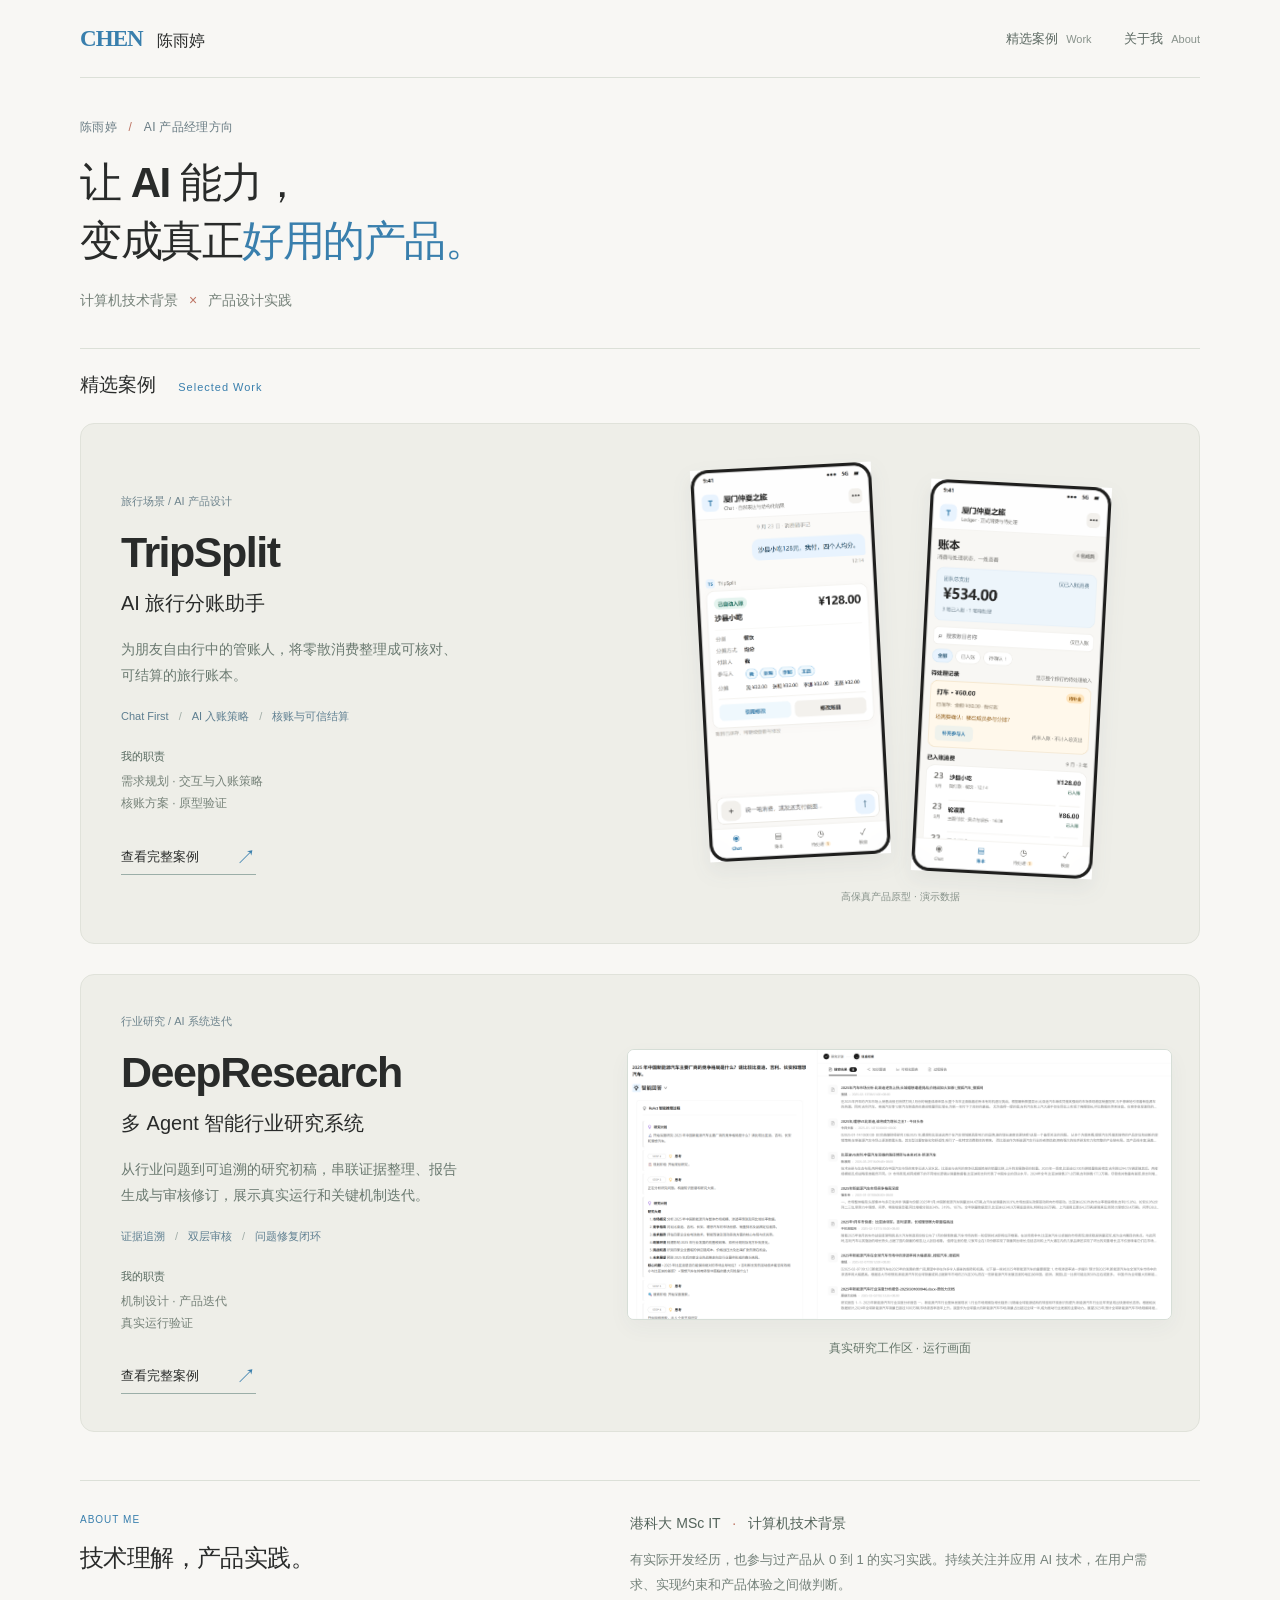
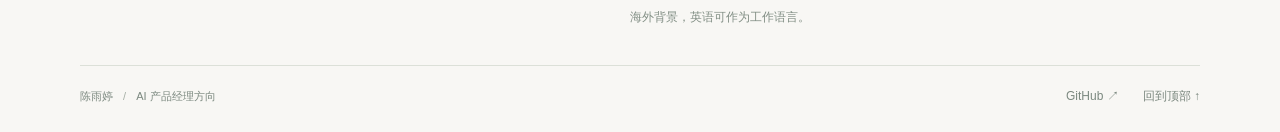
<file: index.html>
<!doctype html>
<html lang="zh-CN">
<head>
  <meta charset="utf-8">
  <meta name="viewport" content="width=device-width,initial-scale=1">
  <meta name="theme-color" content="#f8f7f4">
  <title>陈雨婷｜AI 产品经理作品集</title>
  <meta name="description" content="陈雨婷的 AI 产品经理作品集。计算机技术背景与产品设计实践，关注 AI 交互及可靠性设计。阅读 TripSplit 与 DeepResearch 完整案例。">
  <link rel="icon" href="data:image/svg+xml,%3Csvg xmlns='http://www.w3.org/2000/svg' viewBox='0 0 48 48'%3E%3Crect width='48' height='48' rx='12' fill='%23e8f3fe'/%3E%3Ctext x='24' y='29' text-anchor='middle' font-family='sans-serif' font-size='11' font-weight='700' fill='%23397fad'%3ECHEN%3C/text%3E%3C/svg%3E">
  <link rel="stylesheet" href="assets/site.css?v=55008fb36834">
</head>
<body>
  <a class="skip-link" href="#main">跳至内容</a>
  <header class="site-header">
    <a class="signature" href="./" aria-label="陈雨婷的作品集首页"><span class="signature-mark">CHEN</span><span>陈雨婷</span></a>
    <nav aria-label="首页导航"><a href="#projects">精选案例 <span>Work</span></a><a href="#about">关于我 <span>About</span></a></nav>
  </header>
  <main id="main">
    <section class="hero" aria-labelledby="intro-title">
      <p class="identity">陈雨婷 <span>/</span> AI 产品经理方向</p>
      <h1 id="intro-title">让 AI 能力，<br>变成真正<em>好用的产品。</em></h1>
      <p class="foundation">计算机技术背景 <span>×</span> 产品设计实践</p>
    </section>

    <section id="projects" class="projects" aria-labelledby="projects-title">
      <div class="section-heading"><h2 id="projects-title">精选案例 <span>Selected Work</span></h2></div>
      <div class="project-list">
        <!-- Repeat a project-card for each published project; keep the same copy and media regions. -->
        <article class="project-card" aria-labelledby="tripsplit-title">
          <div class="project-copy">
            <p class="project-category">旅行场景 / AI 产品设计</p>
            <h3 id="tripsplit-title">TripSplit</h3>
            <p class="project-subtitle">AI 旅行分账助手</p>
            <p class="project-description">为朋友自由行中的管账人，将零散消费整理成可核对、可结算的旅行账本。</p>
            <ul class="project-topics" aria-label="案例关注点"><li>Chat First</li><li>AI 入账策略</li><li>核账与可信结算</li></ul>
            <p class="project-role"><span>我的职责</span>需求规划 · 交互与入账策略<br> 核账方案 · 原型验证</p>
            <a class="case-link" href="projects/tripsplit/"><span>查看完整案例</span><span aria-hidden="true">↗</span></a>
          </div>
          <a class="project-media" href="projects/tripsplit/" aria-label="查看 TripSplit 完整案例：Chat 与 Ledger 高保真产品原型">
            <div class="phone-pair">
              <img class="chat-phone" src="projects/tripsplit/assets/chat-clean.png" width="1170" height="2532" alt="TripSplit Chat 高保真原型：自然语言输入与结构化消费回执" fetchpriority="high">
              <img class="ledger-phone" src="projects/tripsplit/assets/ledger-clean.png" width="1170" height="2532" alt="TripSplit Ledger 高保真原型：正式消费与待处理记录" fetchpriority="high">
            </div>
            <span class="visual-caption">高保真产品原型 · 演示数据</span>
          </a>
        </article>
        <article class="project-card deepresearch-card" aria-labelledby="deepresearch-title">
          <div class="project-copy">
            <p class="project-category">行业研究 / AI 系统迭代</p>
            <h3 id="deepresearch-title">DeepResearch</h3>
            <p class="project-subtitle">多 Agent 智能行业研究系统</p>
            <p class="project-description">从行业问题到可追溯的研究初稿，串联证据整理、报告生成与审核修订，展示真实运行和关键机制迭代。</p>
            <ul class="project-topics" aria-label="案例关注点"><li>证据追溯</li><li>双层审核</li><li>问题修复闭环</li></ul>
            <p class="project-role"><span>我的职责</span>机制设计 · 产品迭代<br> 真实运行验证</p>
            <a class="case-link" href="projects/deepresearch/"><span>查看完整案例</span><span aria-hidden="true">↗</span></a>
          </div>
          <a class="project-media" href="projects/deepresearch/" aria-label="查看 DeepResearch 完整案例：真实研究工作区与系统迭代">
            <figure class="research-cover"><img src="projects/deepresearch/assets/workspace-planning-search.png" width="2392" height="1184" alt="DeepResearch 真实研究工作区：研究大纲、执行过程与检索来源。" loading="lazy"></figure>
            <span class="visual-caption">真实研究工作区 · 运行画面</span>
          </a>
        </article>
      </div>
    </section>

    <section id="about" class="about" aria-labelledby="about-title">
      <div class="about-heading"><span class="eyebrow">ABOUT ME</span><h2 id="about-title">技术理解，产品实践。</h2></div>
      <div class="about-copy"><p class="about-lead">港科大 MSc IT <span>·</span> 计算机技术背景</p><p>有实际开发经历，也参与过产品从 0 到 1 的实习实践。持续关注并应用 AI 技术，在用户需求、实现约束和产品体验之间做判断。</p><p class="about-language">海外背景，英语可作为工作语言。</p></div>
    </section>
  </main>
  <footer><span>陈雨婷 <span class="footer-divider">/</span> AI 产品经理方向</span><div><a href="https://github.com/Agnes0224" target="_blank" rel="noopener noreferrer">GitHub ↗</a><a href="#main">回到顶部 ↑</a></div></footer>
</body>
</html>
</file>
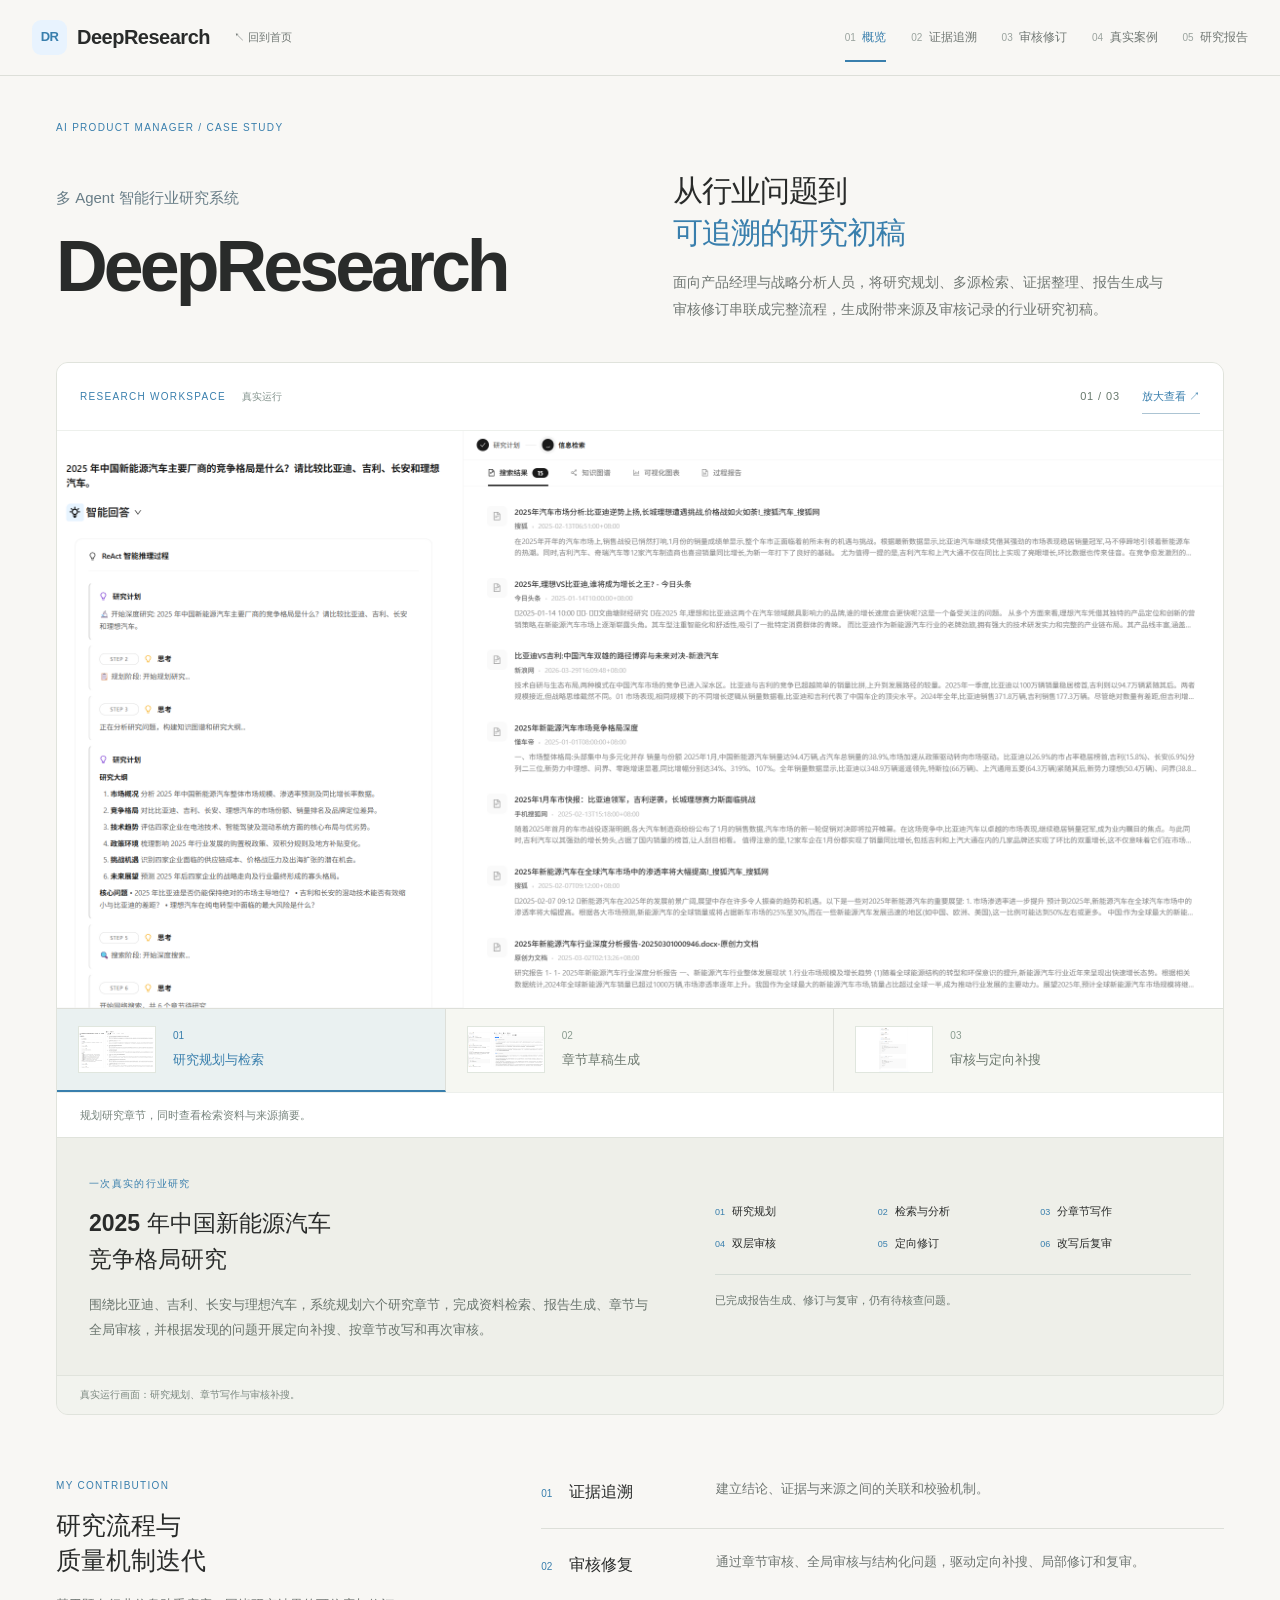
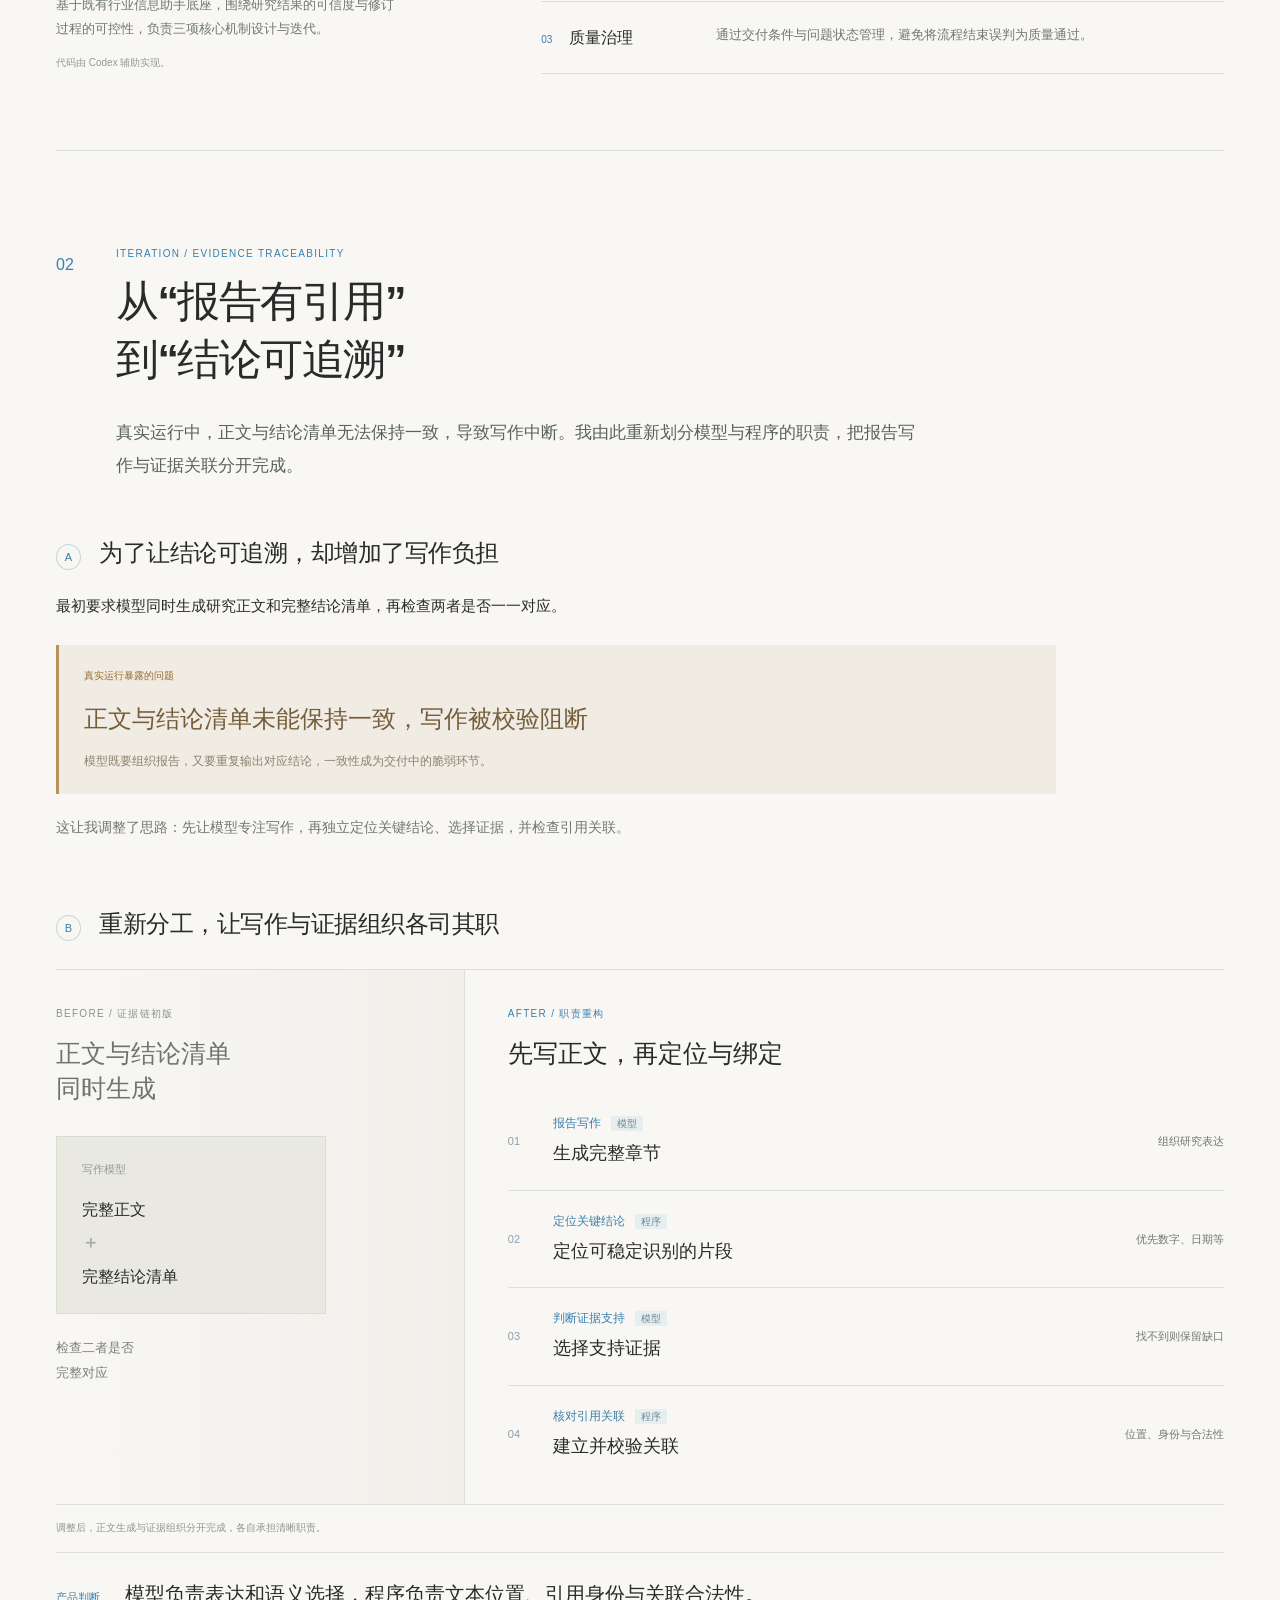
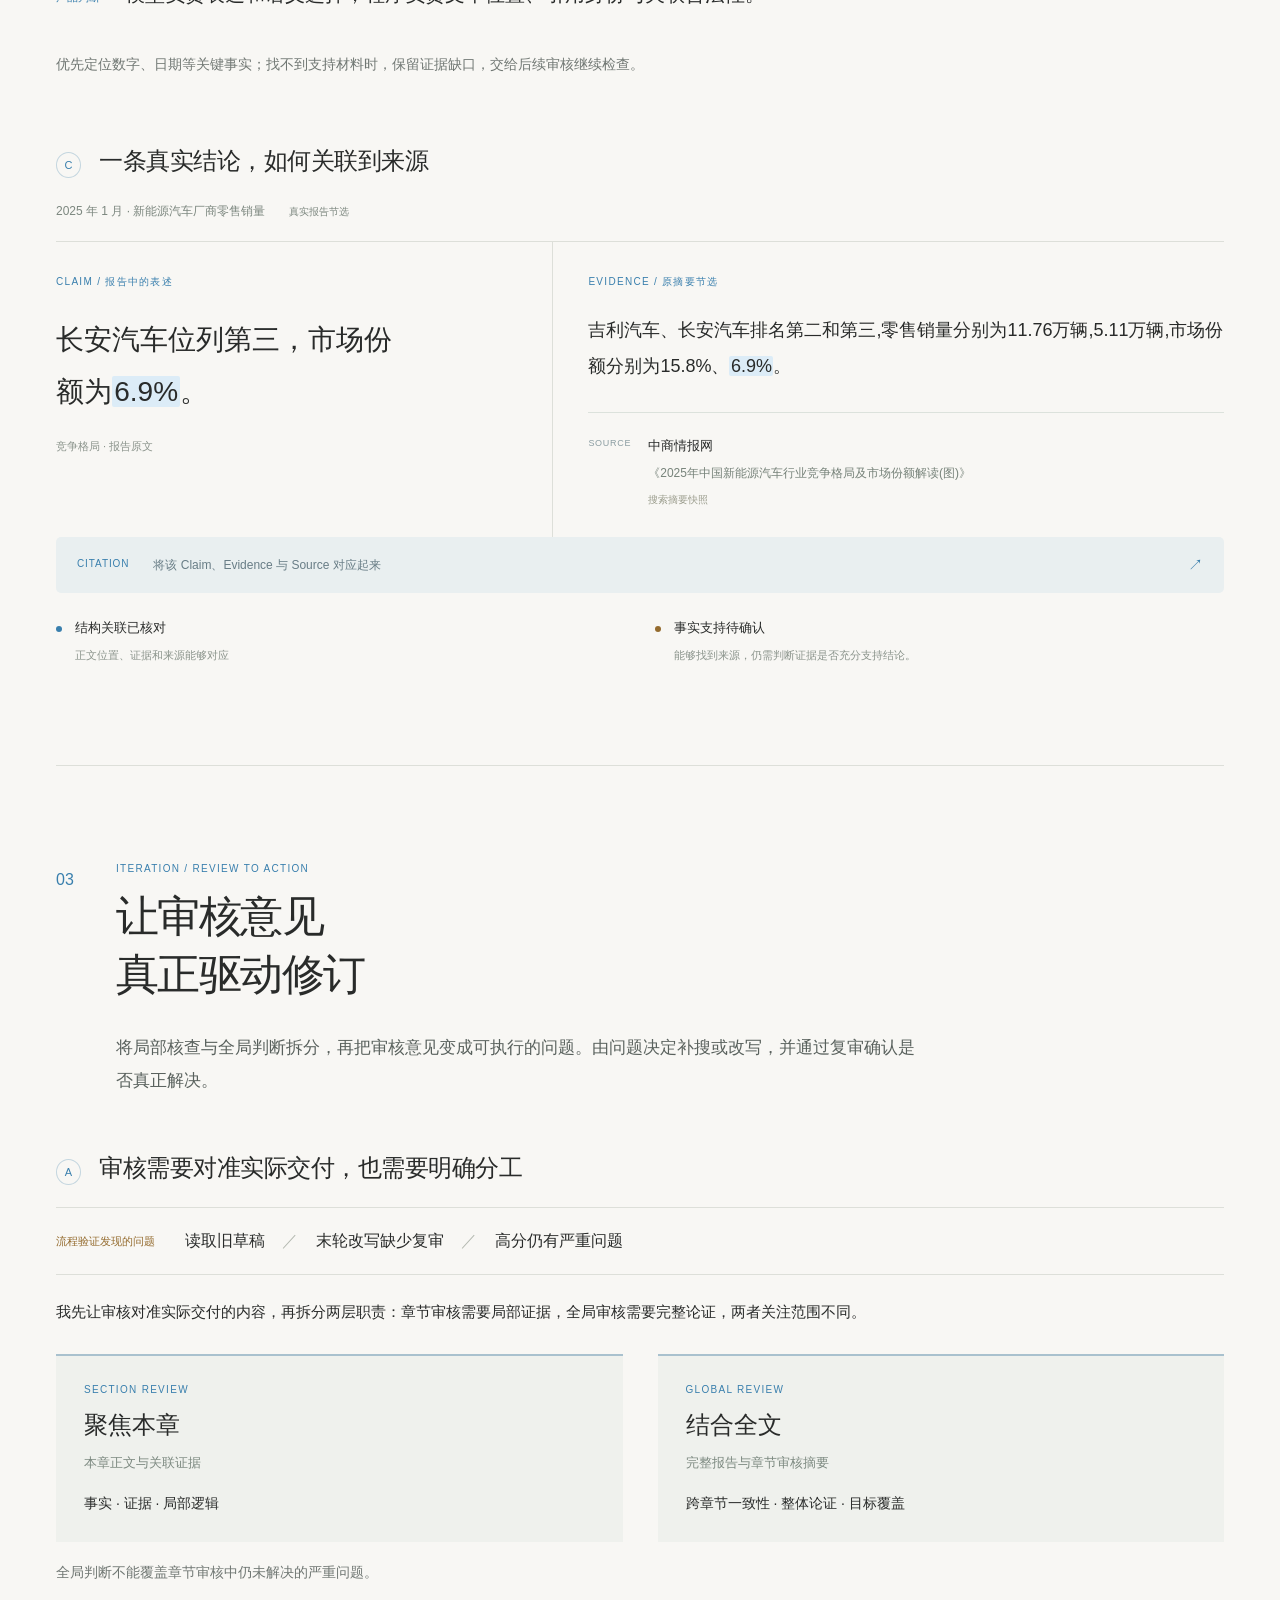
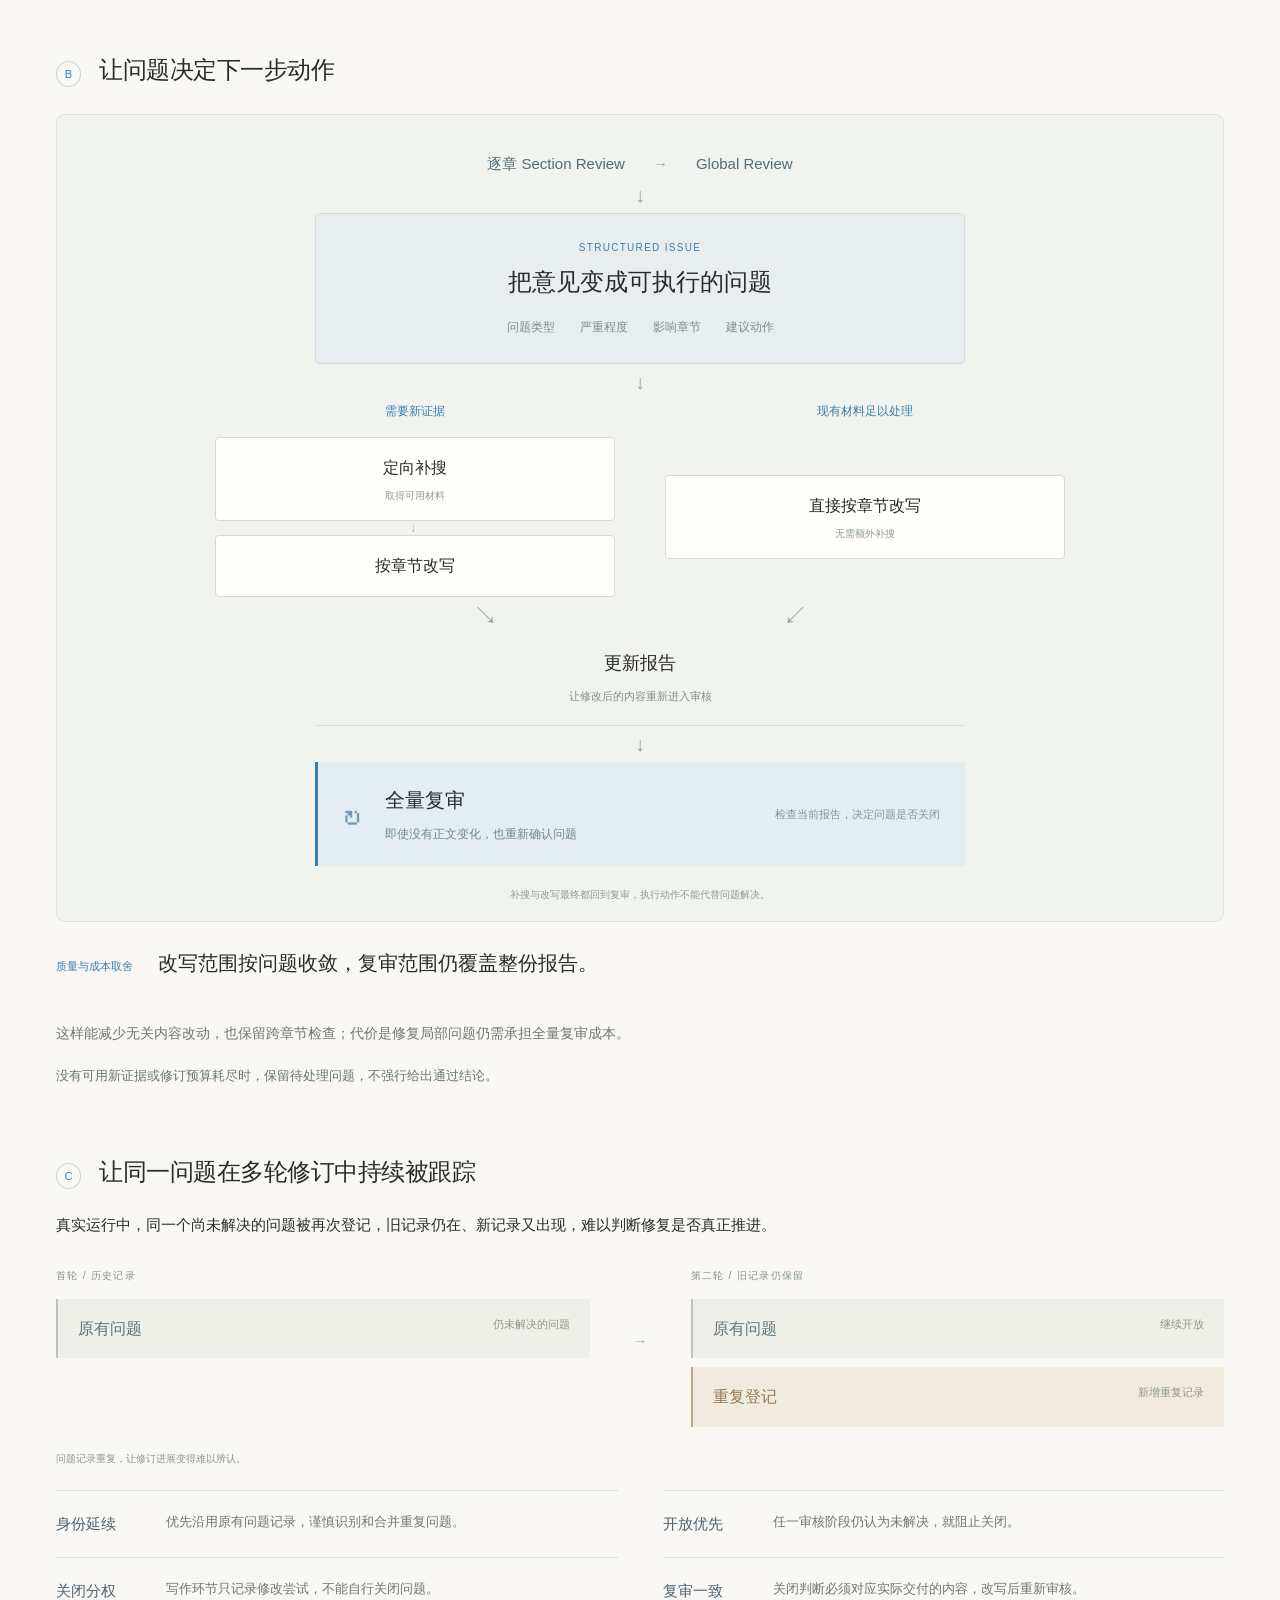
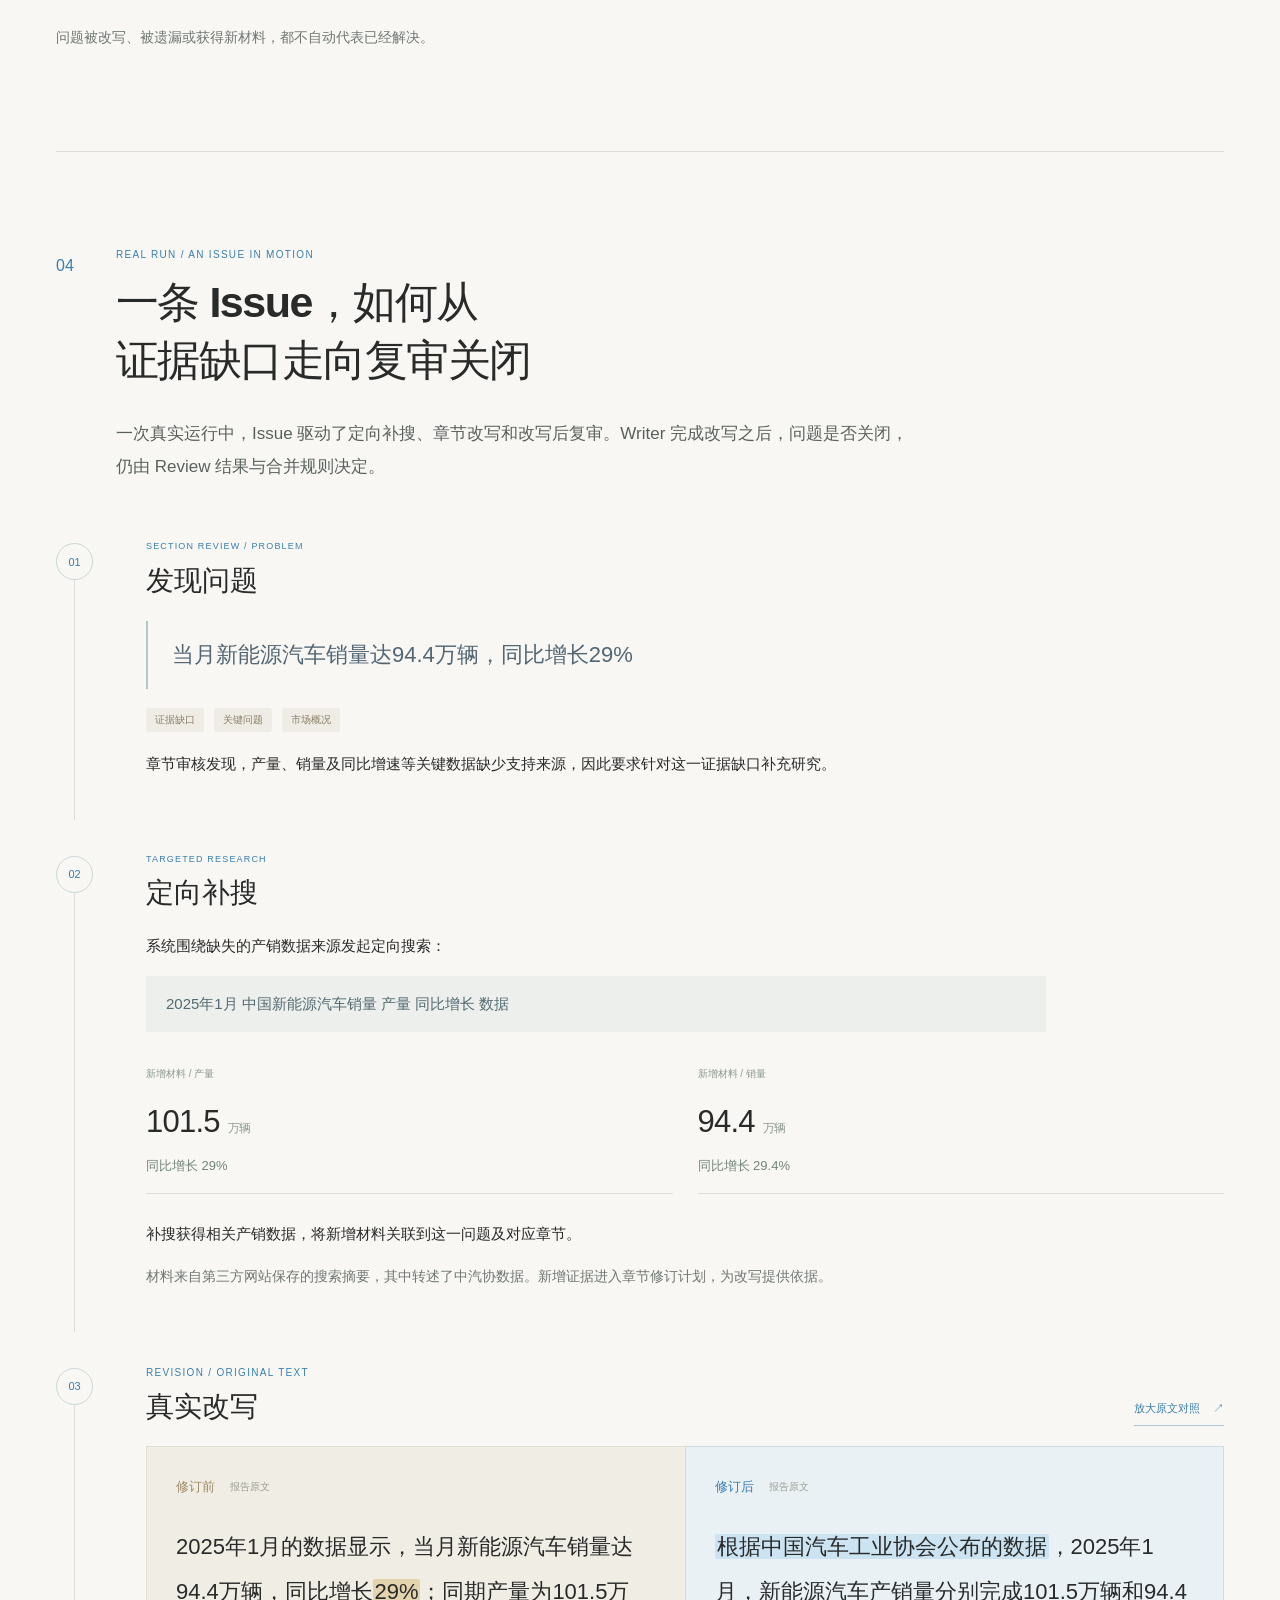
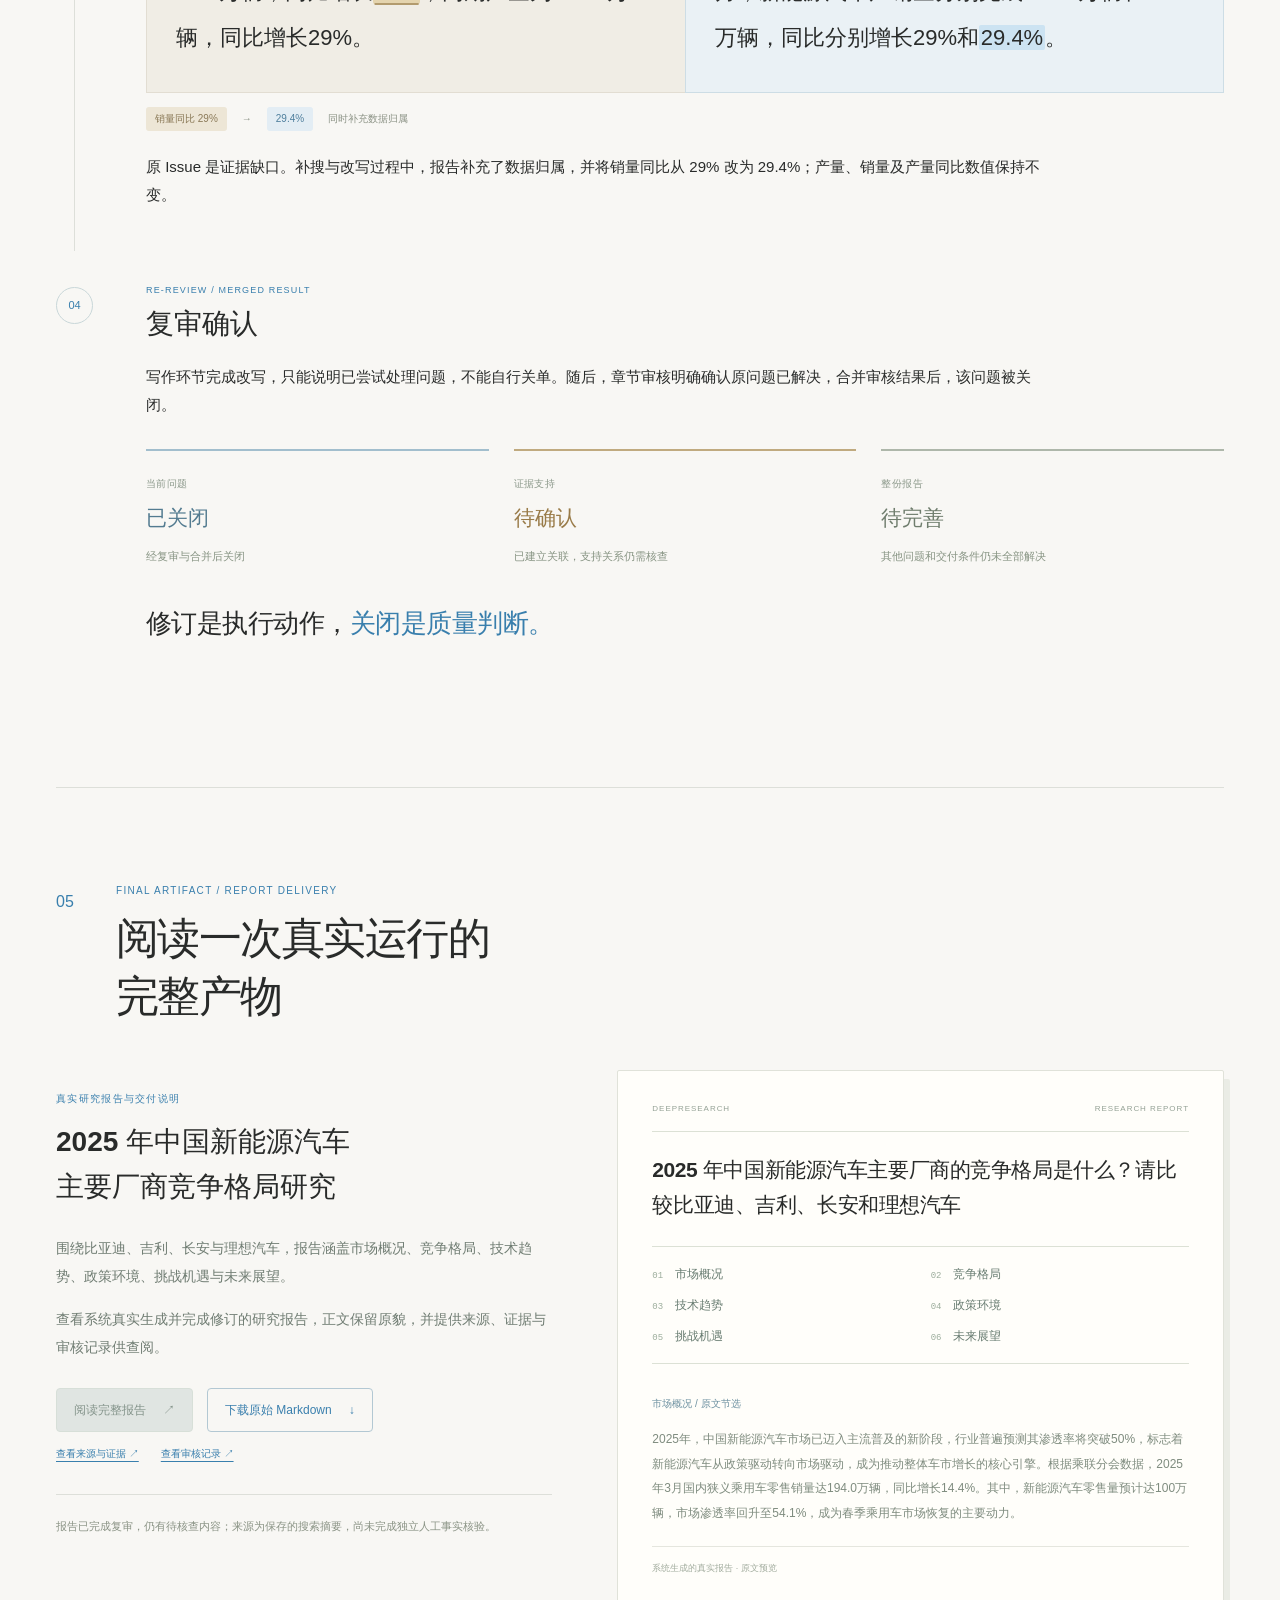
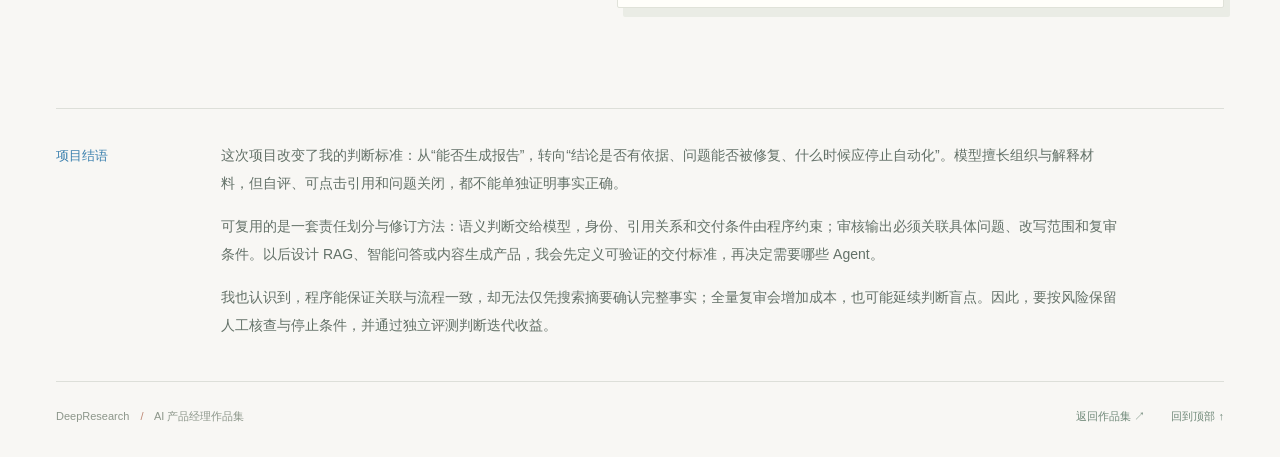
<file: projects/deepresearch/index.html>
<!doctype html>
<html lang="zh-CN"><head>
  <meta charset="utf-8">
  <meta name="viewport" content="width=device-width,initial-scale=1">
  <meta name="theme-color" content="#f8f7f4">
  <title>DeepResearch｜多 Agent 智能行业研究系统</title>
  <meta name="description" content="DeepResearch AI 产品经理案例：从真实写作失败出发，迭代证据追溯、双层审核与 Issue 驱动修订，并展示真实报告原文。">
  <link rel="icon" href="data:image/svg+xml,%3Csvg xmlns='http://www.w3.org/2000/svg' viewBox='0 0 48 48'%3E%3Crect width='48' height='48' rx='12' fill='%23e8f3fe'/%3E%3Ctext x='24' y='30' text-anchor='middle' font-family='sans-serif' font-size='17' font-weight='700' fill='%23397fad'%3EDR%3C/text%3E%3C/svg%3E">
  <link rel="stylesheet" href="styles.css">
  <script src="app.js" defer=""></script>
</head>
<body>
<a class="skip-link" href="#main">跳至正文</a>
<header class="site-header">
  <div class="header-inner">
    <a class="brand" href="#overview" aria-label="DeepResearch 概览"><span class="brand-mark">DR</span><span>DeepResearch</span></a>
    <a class="site-home" href="../../">↖ 回到首页</a>
    <nav aria-label="作品章节">
      <a href="#overview" aria-current="location"><span>01</span> 概览</a>
      <a href="#evidence"><span>02</span> 证据追溯</a>
      <a href="#review"><span>03</span> 审核修订</a>
      <a href="#issue"><span>04</span> 真实案例</a>
      <a href="#delivery"><span>05</span> 研究报告</a></nav>
  </div>
</header>
<main id="main" tabindex="-1">
  <section id="overview" class="chapter hero" aria-labelledby="hero-title">
    <p class="eyebrow">AI PRODUCT MANAGER / CASE STUDY</p>
    <div class="hero-intro">
      <div><p class="product-type">多 Agent 智能行业研究系统</p><h1 id="hero-title">DeepResearch</h1></div>
      <div class="hero-position"><h2>从行业问题到<br><em>可追溯的研究初稿</em></h2><p>面向产品经理与战略分析人员，将研究规划、多源检索、证据整理、报告生成与审核修订串联成完整流程，生成附带来源及审核记录的行业研究初稿。</p></div>
    </div>
    <figure class="workspace-stage" aria-labelledby="workspace-caption">
      <div class="workspace-capture"><div class="capture-heading"><span class="overline">RESEARCH WORKSPACE <span>真实运行</span></span><div><span class="capture-count" aria-live="polite">01 / 03</span><button class="text-button" type="button" data-expand="#workspace-image" data-caption="研究规划与资料检索">放大查看 ↗</button></div></div>
   <div class="workspace-screen">
    <figure class="workspace-slide" id="capture-panel-1" aria-labelledby="capture-tab-1"><img class="workspace-image" id="workspace-image" src="assets/workspace-planning-search.png" width="2392" height="1184" alt="研究规划与资料检索：工作区左侧展示研究大纲与执行过程，右侧展示检索资料。" fetchpriority="high"></figure>
    <figure class="workspace-slide" id="capture-panel-2" aria-labelledby="capture-tab-2"><img class="workspace-image" id="workspace-writing" src="assets/section-writing.png" width="2325" height="1093" alt="章节草稿生成：工作区展示写作过程与已生成的章节草稿。"></figure>
    <figure class="workspace-slide" id="capture-panel-3" aria-labelledby="capture-tab-3"><img class="workspace-image" id="workspace-research" src="assets/review-research.png" width="782" height="1152" alt="审核触发补搜：系统审核提出修订建议，随后启动针对问题的补充搜索。"></figure>
   </div>
   <div class="workspace-choices" role="tablist" aria-label="真实运行画面" hidden="">
    <button class="workspace-choice" id="capture-tab-1" type="button" role="tab" aria-controls="capture-panel-1" aria-selected="true" data-caption="研究规划与资料检索" data-description="规划研究章节，同时查看检索资料与来源摘要。"><img src="assets/workspace-planning-search.png" alt="" width="2392" height="1184"><span><small>01</small>研究规划与检索</span></button>
    <button class="workspace-choice" id="capture-tab-2" type="button" role="tab" aria-controls="capture-panel-2" aria-selected="false" tabindex="-1" data-caption="按研究大纲生成章节草稿" data-description="按研究大纲组织内容，逐步形成章节草稿。"><img src="assets/section-writing.png" alt="" width="2325" height="1093"><span><small>02</small>章节草稿生成</span></button>
    <button class="workspace-choice" id="capture-tab-3" type="button" role="tab" aria-controls="capture-panel-3" aria-selected="false" tabindex="-1" data-caption="审核意见触发补充搜索" data-description="审核提出问题后启动补充搜索，为修订补充材料。"><img src="assets/review-research.png" alt="" width="782" height="1152"><span><small>03</small>审核与定向补搜</span></button>
   </div><p class="capture-caption">规划研究章节，同时查看检索资料与来源摘要。</p></div>
      <div class="workspace-case">
        <div class="workspace-case-copy">
        <span class="eyebrow">一次真实的行业研究</span>
        <h3>2025 年中国新能源汽车<br>竞争格局研究</h3>
        <p>围绕比亚迪、吉利、长安与理想汽车，系统规划六个研究章节，完成资料检索、报告生成、章节与全局审核，并根据发现的问题开展定向补搜、按章节改写和再次审核。</p>
        </div>
        <div class="workspace-case-process">
        <ol class="run-progress" aria-label="本次归档执行的研究过程"><li>研究规划</li><li>检索与分析</li><li>分章节写作</li><li>双层审核</li><li>定向修订</li><li>改写后复审</li></ol>
        <p class="run-status">已完成报告生成、修订与复审，仍有待核查问题。</p>
        </div>
      </div>
      <figcaption id="workspace-caption">真实运行画面：研究规划、章节写作与审核补搜。</figcaption>
    </figure>
    
    
    <div class="role-section"><div><span class="eyebrow">MY CONTRIBUTION</span><h3>研究流程与<br>质量机制迭代</h3><p>基于既有行业信息助手底座，围绕研究结果的可信度与修订过程的可控性，负责三项核心机制设计与迭代。</p><small>代码由 Codex 辅助实现。</small></div><dl class="contribution-list"><div><dt><span>01</span>证据追溯</dt><dd>建立结论、证据与来源之间的关联和校验机制。</dd></div><div><dt><span>02</span>审核修复</dt><dd>通过章节审核、全局审核与结构化问题，驱动定向补搜、局部修订和复审。</dd></div><div><dt><span>03</span>质量治理</dt><dd>通过交付条件与问题状态管理，避免将流程结束误判为质量通过。</dd></div></dl></div>
  </section>

  <section id="evidence" class="chapter" aria-labelledby="evidence-title">
    <div class="chapter-opening"><span class="chapter-no">02</span><div><p class="eyebrow">ITERATION / EVIDENCE TRACEABILITY</p><h2 id="evidence-title">从“报告有引用”<br>到“结论可追溯”</h2></div></div>
    <p class="chapter-lead">真实运行中，正文与结论清单无法保持一致，导致写作中断。我由此重新划分模型与程序的职责，把报告写作与证据关联分开完成。</p>
    <div class="failure-region">
      <div class="section-label"><span>A</span><h3>为了让结论可追溯，却增加了写作负担</h3></div>
      <p>最初要求模型同时生成研究正文和完整结论清单，再检查两者是否一一对应。</p>
      <div class="failure-strip"><span class="failure-type">真实运行暴露的问题</span><h4>正文与结论清单未能保持一致，写作被校验阻断</h4><p>模型既要组织报告，又要重复输出对应结论，一致性成为交付中的脆弱环节。</p></div>
      <p class="secondary">这让我调整了思路：先让模型专注写作，再独立定位关键结论、选择证据，并检查引用关联。</p>
      
    </div>
    <div class="mechanism-region">
      <div class="section-label"><span>B</span><h3>重新分工，让写作与证据组织各司其职</h3></div>
      <figure class="responsibility-map" aria-labelledby="responsibility-caption">
        <div class="before-protocol"><span class="overline">BEFORE / 证据链初版</span><h4>正文与结论清单<br>同时生成</h4><div class="old-output"><span>写作模型</span><p>完整正文</p><b>＋</b><p>完整结论清单</p></div><div class="old-check">检查二者是否<br><strong>完整对应</strong></div></div>
        <div class="after-protocol"><span class="overline">AFTER / 职责重构</span><h4>先写正文，再定位与绑定</h4><ol class="responsibility-steps"><li><span class="node-number">01</span><div><span class="actor">报告写作 <small>模型</small></span><strong>生成完整章节</strong></div><p>组织研究表达</p></li><li><span class="node-number">02</span><div><span class="actor">定位关键结论 <small>程序</small></span><strong>定位可稳定识别的片段</strong></div><p>优先数字、日期等</p></li><li><span class="node-number">03</span><div><span class="actor">判断证据支持 <small>模型</small></span><strong>选择支持证据</strong></div><p>找不到则保留缺口</p></li><li><span class="node-number">04</span><div><span class="actor">核对引用关联 <small>程序</small></span><strong>建立并校验关联</strong></div><p>位置、身份与合法性</p></li></ol></div>
        <figcaption id="responsibility-caption">调整后，正文生成与证据组织分开完成，各自承担清晰职责。</figcaption>
      </figure>
      <p class="product-judgment"><span>产品判断</span>模型负责表达和语义选择，程序负责文本位置、引用身份与关联合法性。</p>
      <p class="secondary">优先定位数字、日期等关键事实；找不到支持材料时，保留证据缺口，交给后续审核继续检查。</p>
      
    </div>
    <div class="trace-region">
      <div class="section-label"><span>C</span><h3>一条真实结论，如何关联到来源</h3></div>
      <p class="context-line">2025 年 1 月 · 新能源汽车厂商零售销量 <span>真实报告节选</span></p>
      <div class="trace-pair"><article class="claim-paper"><span class="overline">CLAIM / 报告中的表述</span><blockquote>长安汽车位列第三，市场份额为<mark>6.9%</mark>。</blockquote><p>竞争格局 · 报告原文</p></article><article class="evidence-paper"><span class="overline">EVIDENCE / 原摘要节选</span><blockquote>吉利汽车、长安汽车排名第二和第三,零售销量分别为11.76万辆,5.11万辆,市场份额分别为15.8%、<mark>6.9%</mark>。</blockquote><div class="source-card"><span>SOURCE</span><div><strong>中商情报网</strong><p>《2025年中国新能源汽车行业竞争格局及市场份额解读(图)》</p><small>搜索摘要快照</small></div></div></article></div>
      <div class="citation-bridge"><span>CITATION</span><p>将该 Claim、Evidence 与 Source 对应起来</p><span aria-hidden="true">↗</span></div>
      <div class="trace-states"><p><span class="state-dot blue"></span><strong>结构关联已核对</strong><small>正文位置、证据和来源能够对应</small></p><p><span class="state-dot amber"></span><strong>事实支持待确认</strong><small>能够找到来源，仍需判断证据是否充分支持结论。</small></p></div>
      
    </div>
  </section>

  <section id="review" class="chapter" aria-labelledby="review-title">
    <div class="chapter-opening"><span class="chapter-no">03</span><div><p class="eyebrow">ITERATION / REVIEW TO ACTION</p><h2 id="review-title">让审核意见<br>真正驱动修订</h2></div></div>
    <p class="chapter-lead">将局部核查与全局判断拆分，再把审核意见变成可执行的问题。由问题决定补搜或改写，并通过复审确认是否真正解决。</p>
    <div class="review-motive"><div class="section-label"><span>A</span><h3>审核需要对准实际交付，也需要明确分工</h3></div><div class="historical-breaks"><span>流程验证发现的问题</span><p>读取旧草稿 <i>／</i> 末轮改写缺少复审 <i>／</i> 高分仍有严重问题</p></div><p>我先让审核对准实际交付的内容，再拆分两层职责：章节审核需要局部证据，全局审核需要完整论证，两者关注范围不同。</p><div class="review-split"><article><span class="overline">SECTION REVIEW</span><h4>聚焦本章</h4><p>本章正文与关联证据</p><strong>事实 · 证据 · 局部逻辑</strong></article><article><span class="overline">GLOBAL REVIEW</span><h4>结合全文</h4><p>完整报告与章节审核摘要</p><strong>跨章节一致性 · 整体论证 · 目标覆盖</strong></article></div><p class="secondary">全局判断不能覆盖章节审核中仍未解决的严重问题。</p></div>
    <div class="review-routing"><div class="section-label"><span>B</span><h3>让问题决定下一步动作</h3></div><figure class="routing-board" aria-labelledby="routing-caption"><div class="review-entry"><span>逐章 Section Review</span><span class="arrow" aria-hidden="true">→</span><span>Global Review</span></div><div class="flow-down" aria-hidden="true">↓</div><div class="issue-hub"><span class="overline">STRUCTURED ISSUE</span><h4>把意见变成可执行的问题</h4><ul><li>问题类型</li><li>严重程度</li><li>影响章节</li><li>建议动作</li></ul></div><div class="flow-down" aria-hidden="true">↓</div><div class="route-branches"><div class="route-branch"><span class="branch-condition">需要新证据</span><ol><li><strong>定向补搜</strong><small>取得可用材料</small></li><li><strong>按章节改写</strong></li></ol></div><div class="route-branch direct-branch"><span class="branch-condition">现有材料足以处理</span><ol><li><strong>直接按章节改写</strong><small>无需额外补搜</small></li></ol></div></div><div class="merge-lines" aria-hidden="true"><span>↘</span><span>↙</span></div><div class="publish-node"><strong>更新报告</strong><span>让修改后的内容重新进入审核</span></div><div class="flow-down" aria-hidden="true">↓</div><div class="rereview-node"><span class="loop-icon" aria-hidden="true">↻</span><div><strong>全量复审</strong><p>即使没有正文变化，也重新确认问题</p></div><small>检查当前报告，决定问题是否关闭</small></div><figcaption id="routing-caption">补搜与改写最终都回到复审，执行动作不能代替问题解决。</figcaption></figure><p class="product-judgment"><span>质量与成本取舍</span>改写范围按问题收敛，复审范围仍覆盖整份报告。</p><p class="secondary">这样能减少无关内容改动，也保留跨章节检查；代价是修复局部问题仍需承担全量复审成本。</p><p class="repair-boundary">没有可用新证据或修订预算耗尽时，保留待处理问题，不强行给出通过结论。</p></div>
    <div class="identity-region"><div class="section-label"><span>C</span><h3>让同一问题在多轮修订中持续被跟踪</h3></div><p>真实运行中，同一个尚未解决的问题被再次登记，旧记录仍在、新记录又出现，难以判断修复是否真正推进。</p><figure class="duplicate-board"><div class="round-column"><span class="overline">首轮 / 历史记录</span><div class="issue-ticket"><code>原有问题</code><span>仍未解决的问题</span></div></div><span class="round-arrow" aria-hidden="true">→</span><div class="round-column"><span class="overline">第二轮 / 旧记录仍保留</span><div class="issue-ticket"><code>原有问题</code><span>继续开放</span></div><div class="issue-ticket duplicate-ticket"><code>重复登记</code><span>新增重复记录</span></div></div><figcaption>问题记录重复，让修订进展变得难以辨认。</figcaption></figure><dl class="identity-rules"><div><dt>身份延续</dt><dd>优先沿用原有问题记录，谨慎识别和合并重复问题。</dd></div><div><dt>开放优先</dt><dd>任一审核阶段仍认为未解决，就阻止关闭。</dd></div><div><dt>关闭分权</dt><dd>写作环节只记录修改尝试，不能自行关闭问题。</dd></div><div><dt>复审一致</dt><dd>关闭判断必须对应实际交付的内容，改写后重新审核。</dd></div></dl><p class="secondary">问题被改写、被遗漏或获得新材料，都不自动代表已经解决。</p></div>
  </section>

  <section id="issue" class="chapter issue-chapter" aria-labelledby="issue-title">
    <div class="chapter-opening"><span class="chapter-no">04</span><div><p class="eyebrow">REAL RUN / AN ISSUE IN MOTION</p><h2 id="issue-title">一条 Issue，如何从<br>证据缺口走向复审关闭</h2></div></div>
    <p class="chapter-lead">一次真实运行中，Issue 驱动了定向补搜、章节改写和改写后复审。Writer 完成改写之后，问题是否关闭，仍由 Review 结果与合并规则决定。</p>
    
    
    <div class="case-step"><span class="step-number">01</span><div class="step-body"><p class="overline">SECTION REVIEW / PROBLEM</p><h3>发现问题</h3><blockquote class="v1-excerpt">当月新能源汽车销量达94.4万辆，同比增长29%</blockquote><div class="issue-meta"><span>证据缺口</span><span>关键问题</span><span>市场概况</span></div><p>章节审核发现，产量、销量及同比增速等关键数据缺少支持来源，因此要求针对这一证据缺口补充研究。</p></div></div>
    <div class="case-step"><span class="step-number">02</span><div class="step-body"><p class="overline">TARGETED RESEARCH</p><h3>定向补搜</h3><p>系统围绕缺失的产销数据来源发起定向搜索：</p><p class="actual-query">2025年1月 中国新能源汽车销量 产量 同比增长 数据</p><div class="fact-grid"><article><span>新增材料 / 产量</span><strong>101.5 <small>万辆</small></strong><p>同比增长 29%</p></article><article><span>新增材料 / 销量</span><strong>94.4 <small>万辆</small></strong><p>同比增长 29.4%</p></article></div><p>补搜获得相关产销数据，将新增材料关联到这一问题及对应章节。</p><p class="secondary">材料来自第三方网站保存的搜索摘要，其中转述了中汽协数据。新增证据进入章节修订计划，为改写提供依据。</p></div></div>
    <div class="case-step diff-step"><span class="step-number">03</span><div class="step-body"><div class="diff-heading"><div><p class="overline">REVISION / ORIGINAL TEXT</p><h3>真实改写</h3></div><button class="text-button" type="button" data-expand="#diff-figure" data-caption="修订前后真实原文对照">放大原文对照 <span aria-hidden="true">↗</span></button></div><figure id="diff-figure" class="diff-figure"><div class="diff-columns"><article class="diff-before"><span class="version-label">修订前 <small>报告原文</small></span><blockquote id="diff-v1">2025年1月的数据显示，当月新能源汽车销量达94.4万辆，同比增长<mark>29%</mark>；同期产量为101.5万辆，同比增长29%。</blockquote></article><article class="diff-after"><span class="version-label">修订后 <small>报告原文</small></span><blockquote id="diff-v2"><mark>根据中国汽车工业协会公布的数据</mark>，2025年1月，新能源汽车产销量分别完成101.5万辆和94.4万辆，同比分别增长29%和<mark>29.4%</mark>。</blockquote></article></div><figcaption><span class="diff-key old-key">销量同比 29%</span><span aria-hidden="true">→</span><span class="diff-key new-key">29.4%</span><span>同时补充数据归属</span></figcaption></figure><p>原 Issue 是证据缺口。补搜与改写过程中，报告补充了数据归属，并将销量同比从 29% 改为 29.4%；产量、销量及产量同比数值保持不变。</p></div></div>
    <div class="case-step final-step"><span class="step-number">04</span><div class="step-body"><p class="overline">RE-REVIEW / MERGED RESULT</p><h3>复审确认</h3><p>写作环节完成改写，只能说明已尝试处理问题，不能自行关单。随后，章节审核明确确认原问题已解决，合并审核结果后，该问题被关闭。</p><div class="three-results"><article id="issue-result"><span>当前问题</span><strong>已关闭</strong><p>经复审与合并后关闭</p></article><article id="claim-result"><span>证据支持</span><strong>待确认</strong><p>已建立关联，支持关系仍需核查</p></article><article id="report-result"><span>整份报告</span><strong>待完善</strong><p>其他问题和交付条件仍未全部解决</p></article></div><p class="closing-principle">修订是执行动作，<em>关闭是质量判断。</em></p></div></div>
  </section>

  <section id="delivery" class="chapter delivery-chapter" aria-labelledby="delivery-title">
    <div class="chapter-opening"><span class="chapter-no">05</span><div><p class="eyebrow">FINAL ARTIFACT / REPORT DELIVERY</p><h2 id="delivery-title">阅读一次真实运行的<br>完整产物</h2></div></div>
    <div class="delivery-grid"><div class="delivery-copy"><span class="overline">真实研究报告与交付说明</span><h3>2025 年中国新能源汽车<br>主要厂商竞争格局研究</h3><p>围绕比亚迪、吉利、长安与理想汽车，报告涵盖市场概况、竞争格局、技术趋势、政策环境、挑战机遇与未来展望。</p><p>查看系统真实生成并完成修订的研究报告，正文保留原貌，并提供来源、证据与审核记录供查阅。</p><div class="report-actions"><a id="report-reader" class="button primary" href="report/">阅读完整报告 <span aria-hidden="true">↗</span></a><a id="report-download" class="button secondary-button" href="assets/report-v2.md" download="DeepResearch-新能源汽车竞争格局-Report-V2.md">下载原始 Markdown <span aria-hidden="true">↓</span></a></div><p id="reader-note" class="availability-note"><a href="report/#sources">查看来源与证据 ↗</a><a href="report/#reviews">查看审核记录 ↗</a></p><p class="delivery-note">报告已完成复审，仍有待核查内容；来源为保存的搜索摘要，尚未完成独立人工事实核验。</p></div><figure class="report-paper"><div class="paper-masthead"><span>DEEPRESEARCH</span><span>RESEARCH REPORT</span></div><h4>2025 年中国新能源汽车主要厂商的竞争格局是什么？请比较比亚迪、吉利、长安和理想汽车</h4><ol class="report-contents"><li><span>01</span>市场概况</li><li><span>02</span>竞争格局</li><li><span>03</span>技术趋势</li><li><span>04</span>政策环境</li><li><span>05</span>挑战机遇</li><li><span>06</span>未来展望</li></ol><div class="report-excerpt"><span>市场概况 / 原文节选</span><p>2025年，中国新能源汽车市场已迈入主流普及的新阶段，行业普遍预测其渗透率将突破50%，标志着新能源汽车从政策驱动转向市场驱动，成为推动整体车市增长的核心引擎。根据乘联分会数据，2025年3月国内狭义乘用车零售销量达194.0万辆，同比增长14.4%。其中，新能源汽车零售量预计达100万辆，市场渗透率回升至54.1%，成为春季乘用车市场恢复的主要动力。</p></div><figcaption>系统生成的真实报告 · 原文预览</figcaption></figure></div>
    
  </section>
<aside class="project-closing" aria-labelledby="project-closing-title"><h2 id="project-closing-title">项目结语</h2><div><p>这次项目改变了我的判断标准：从“能否生成报告”，转向“结论是否有依据、问题能否被修复、什么时候应停止自动化”。模型擅长组织与解释材料，但自评、可点击引用和问题关闭，都不能单独证明事实正确。</p><p>可复用的是一套责任划分与修订方法：语义判断交给模型，身份、引用关系和交付条件由程序约束；审核输出必须关联具体问题、改写范围和复审条件。以后设计 RAG、智能问答或内容生成产品，我会先定义可验证的交付标准，再决定需要哪些 Agent。</p><p>我也认识到，程序能保证关联与流程一致，却无法仅凭搜索摘要确认完整事实；全量复审会增加成本，也可能延续判断盲点。因此，要按风险保留人工核查与停止条件，并通过独立评测判断迭代收益。</p></div></aside></main>
<footer class="site-footer"><span>DeepResearch <span class="footer-divider">/</span> AI 产品经理作品集</span><div><a href="../../">返回作品集 ↗</a><a href="#overview">回到顶部 ↑</a></div></footer>
<dialog id="detail-viewer" aria-labelledby="viewer-title"><div class="viewer-heading"><h2 id="viewer-title">原文对照</h2><button class="viewer-close" type="button" aria-label="关闭放大视图">关闭 <span aria-hidden="true">×</span></button></div><div class="viewer-content"></div></dialog>



</body></html>
</file>
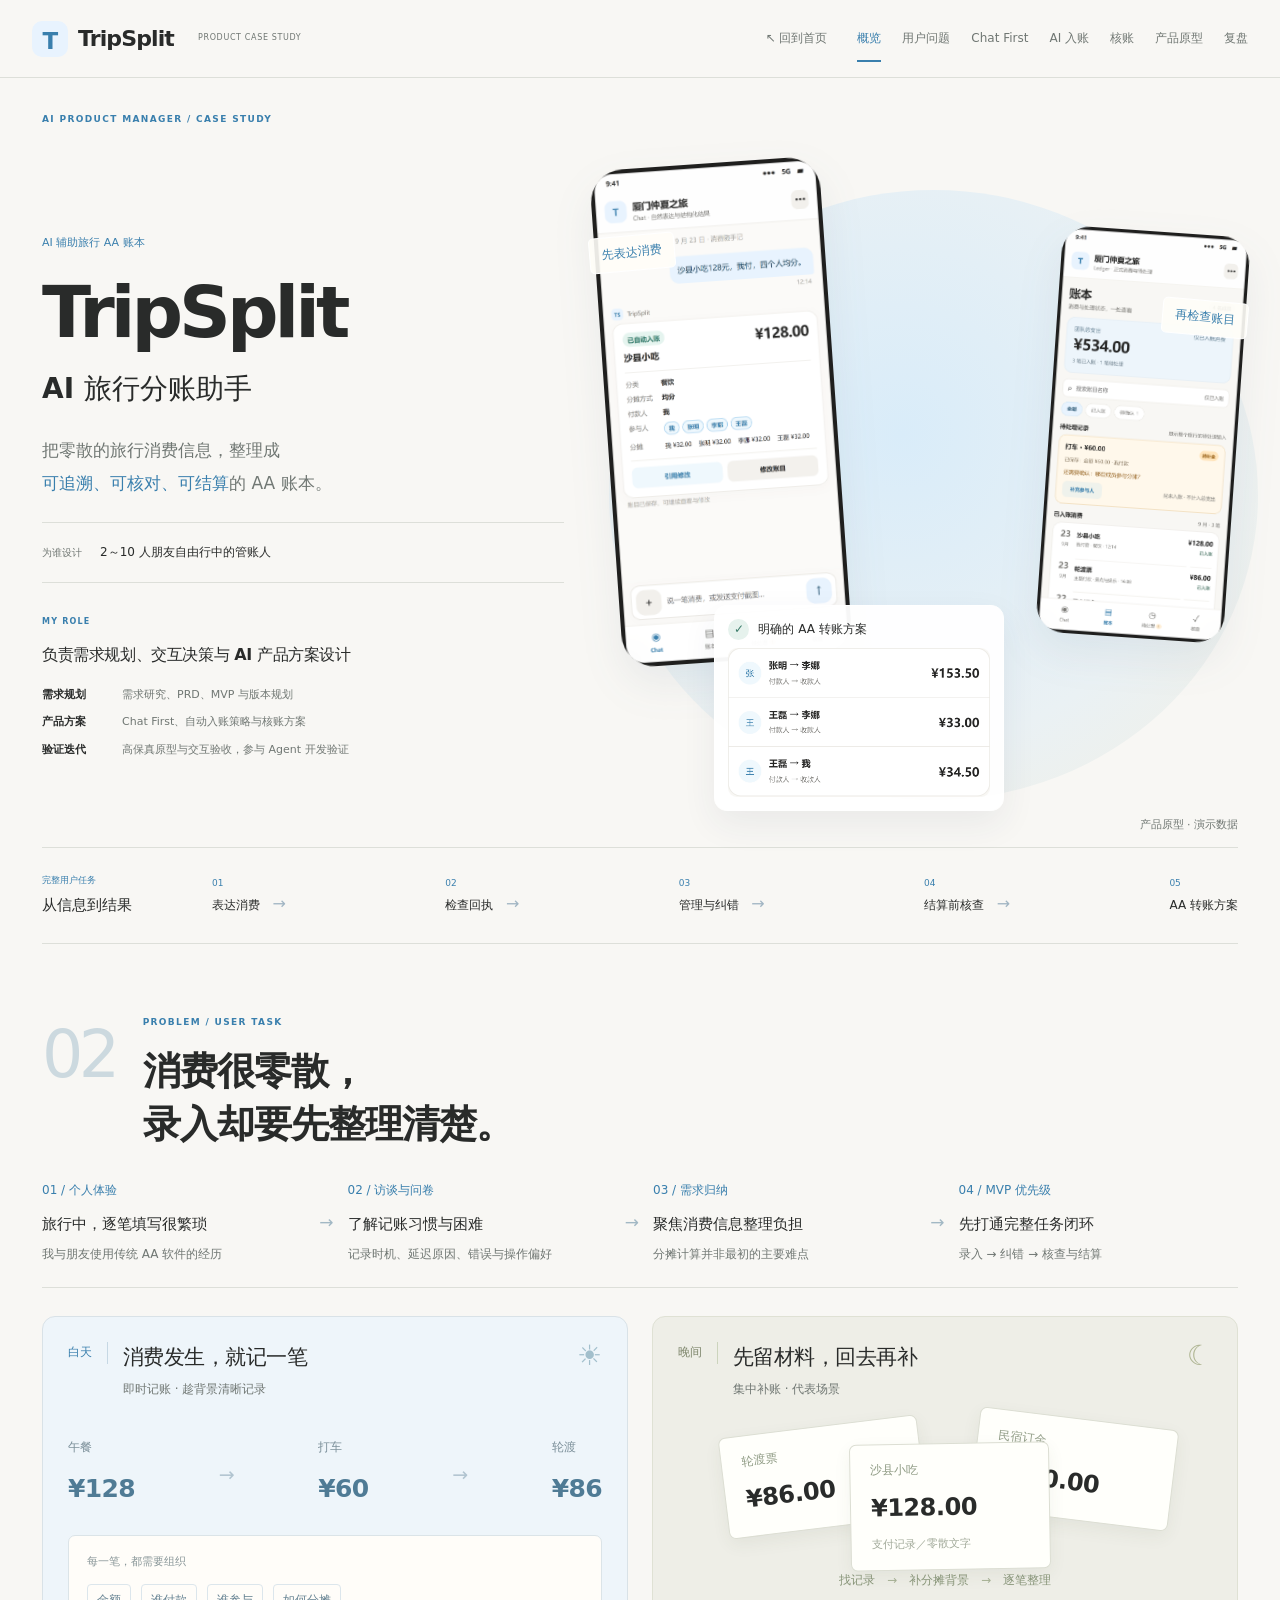
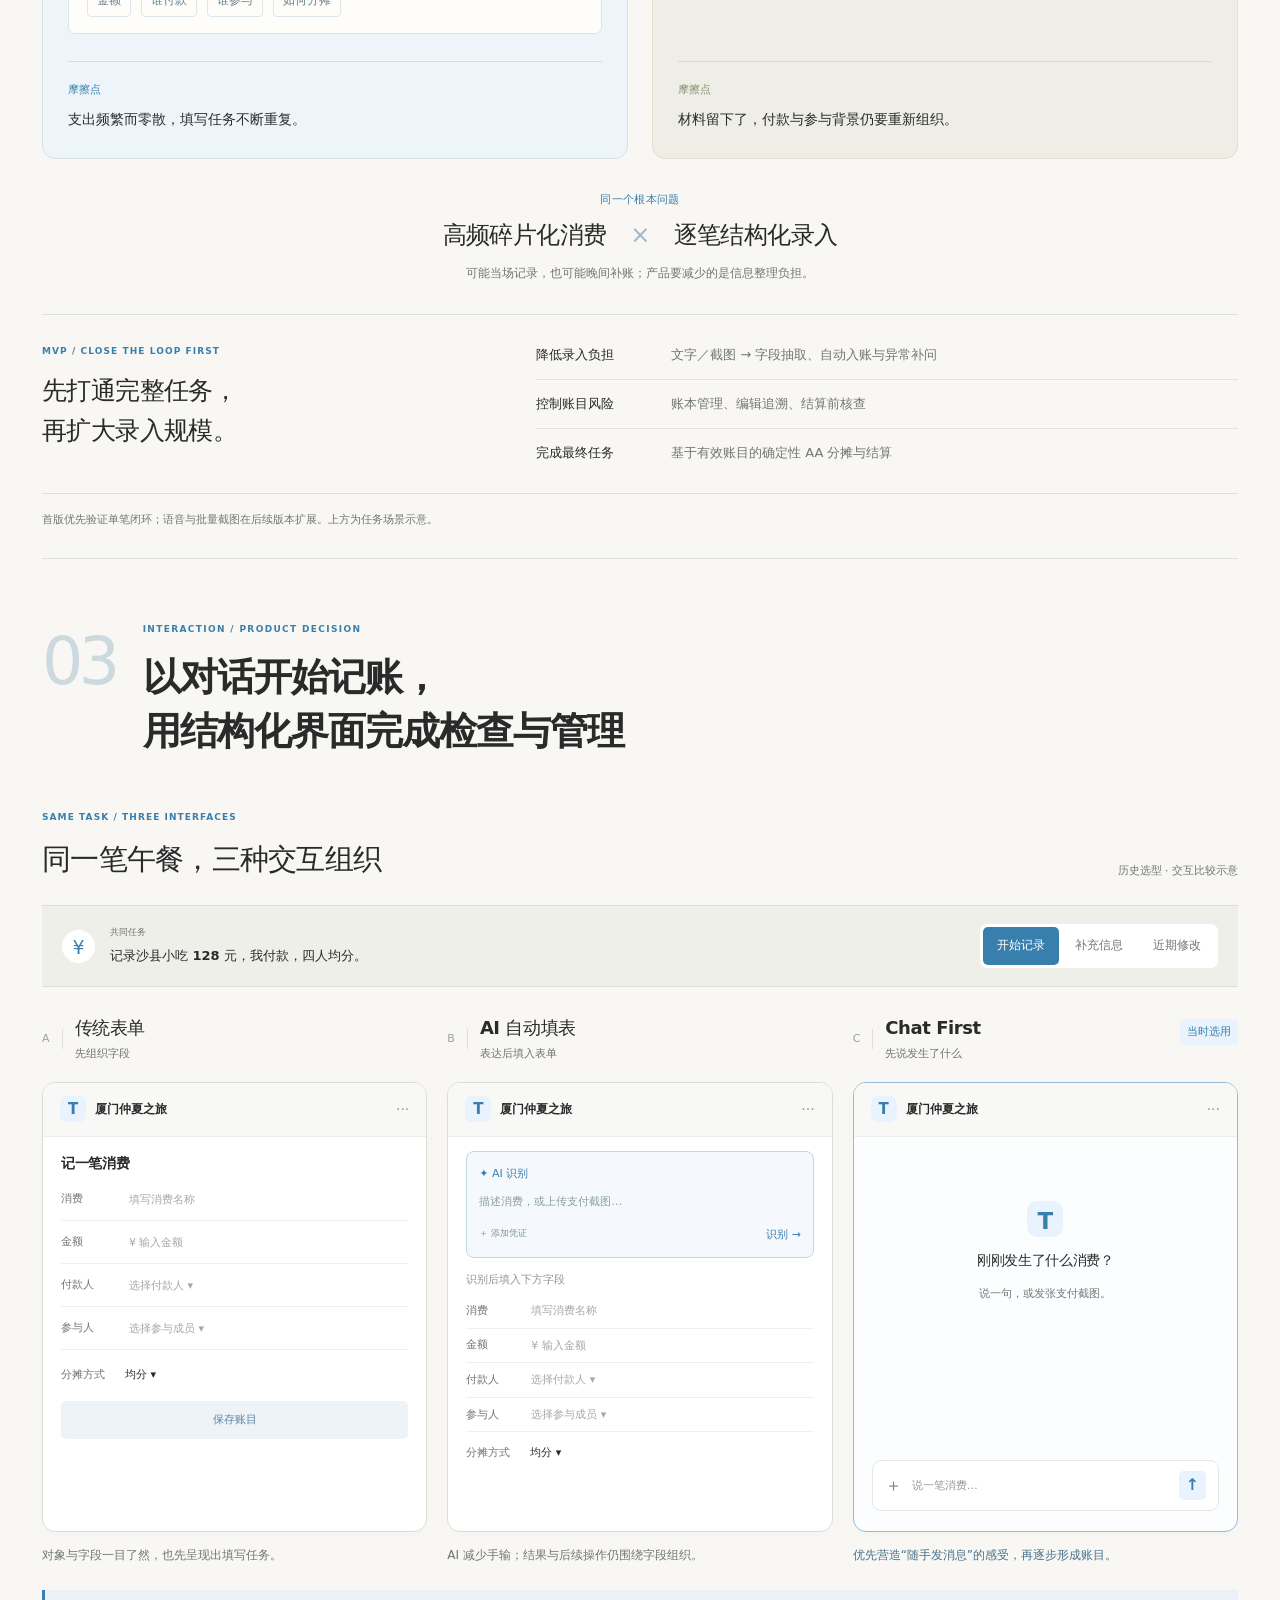
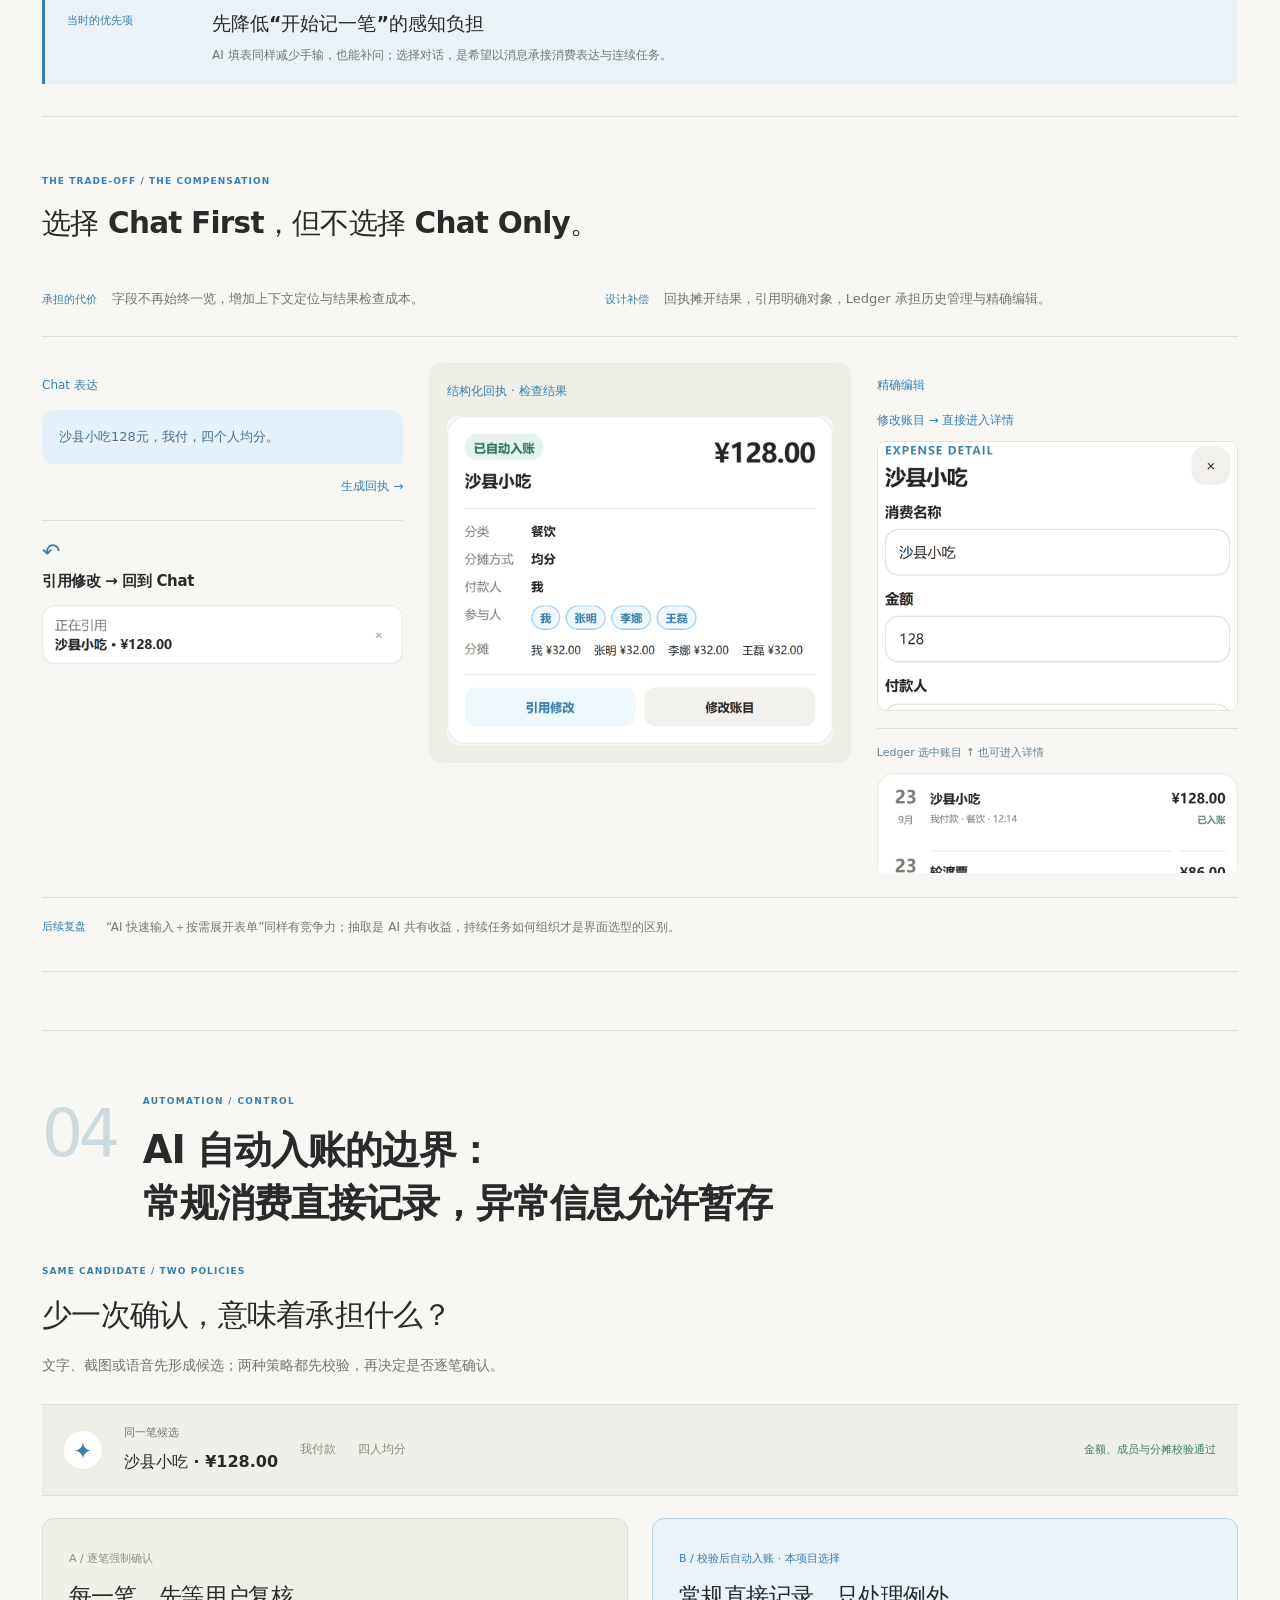
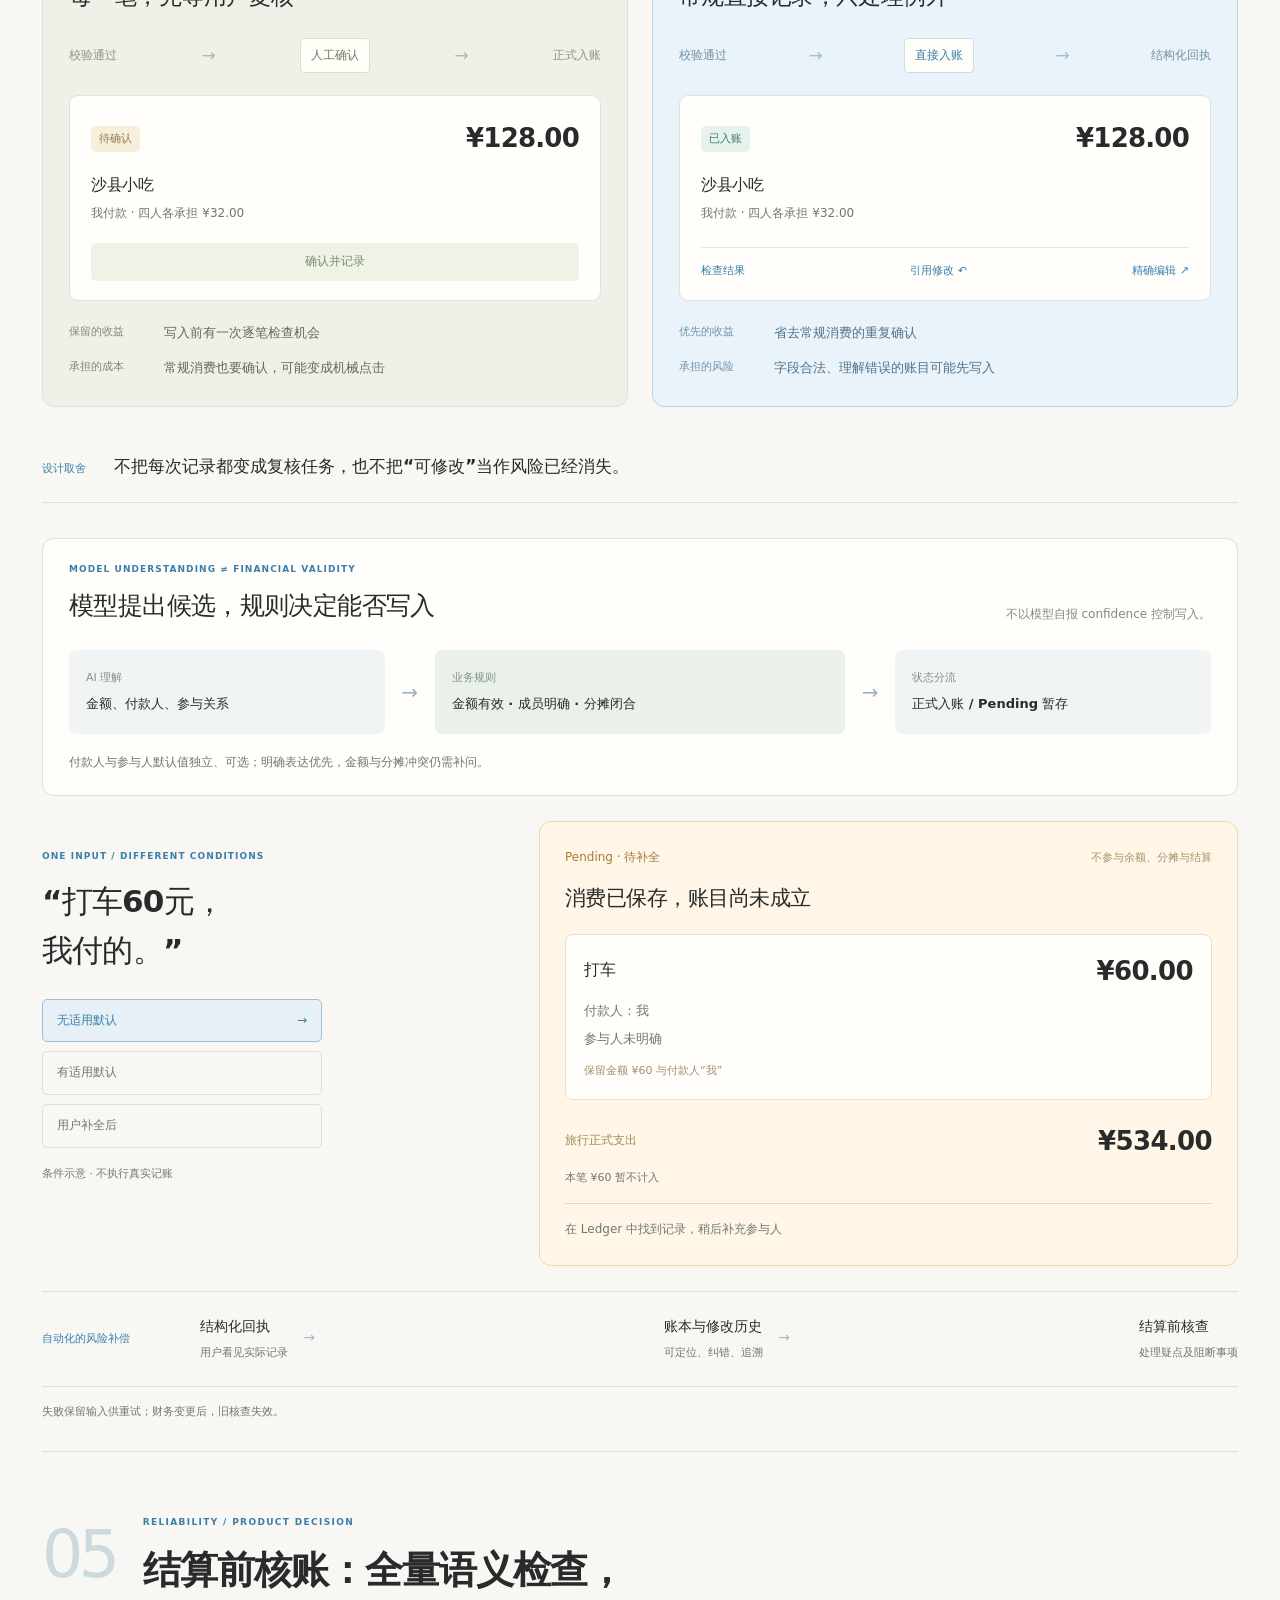
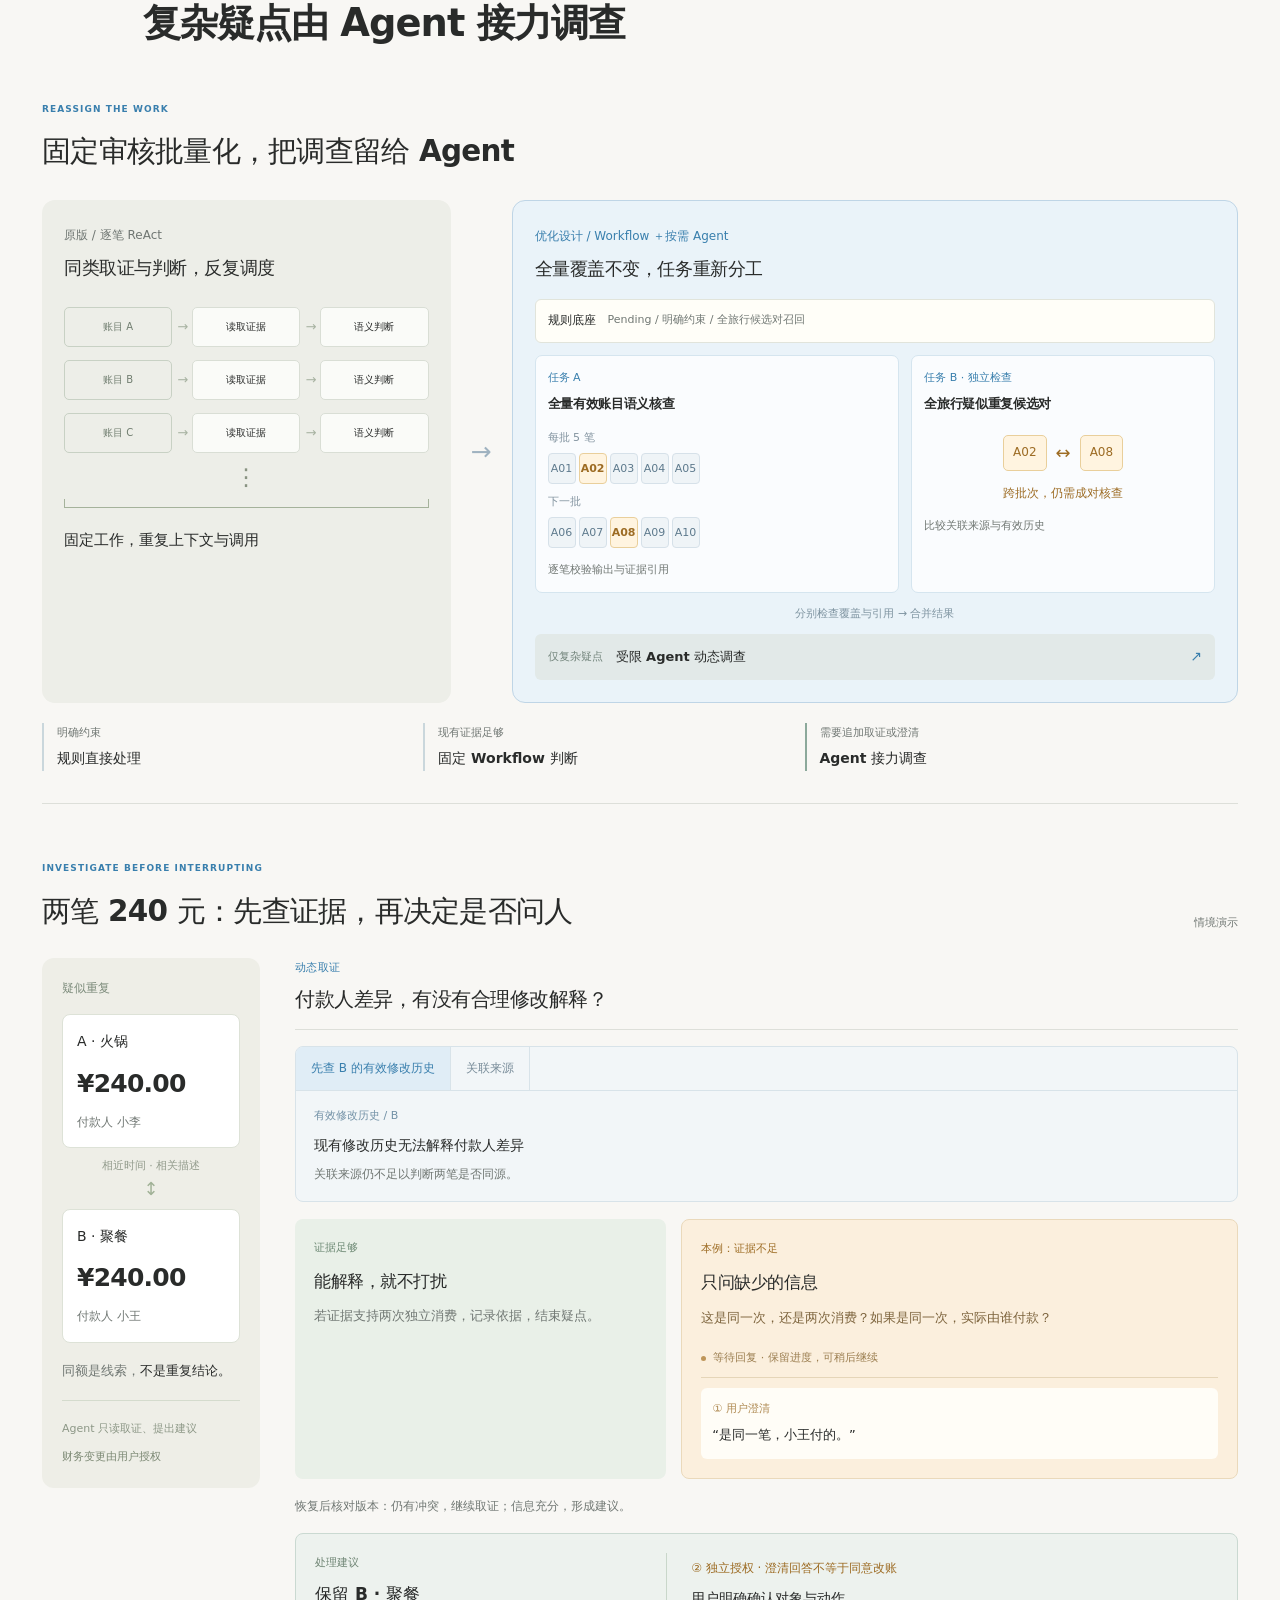
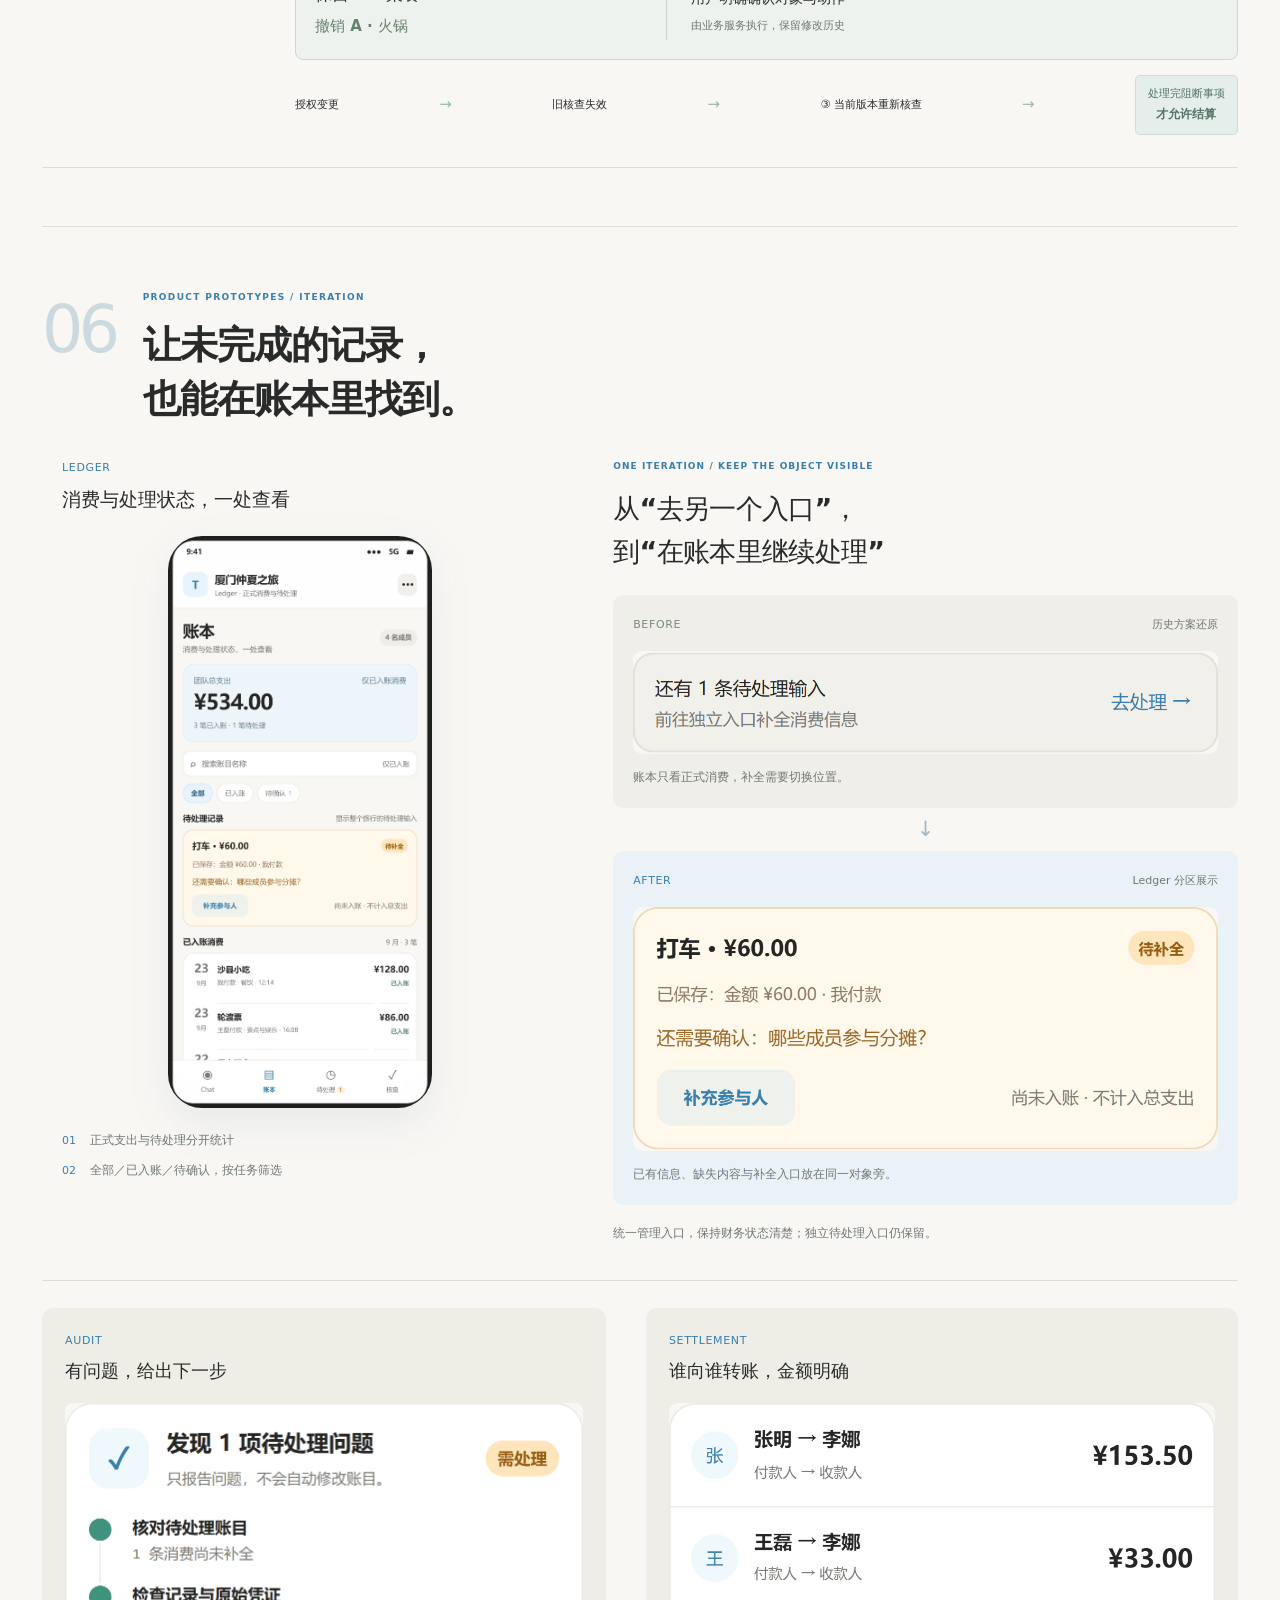
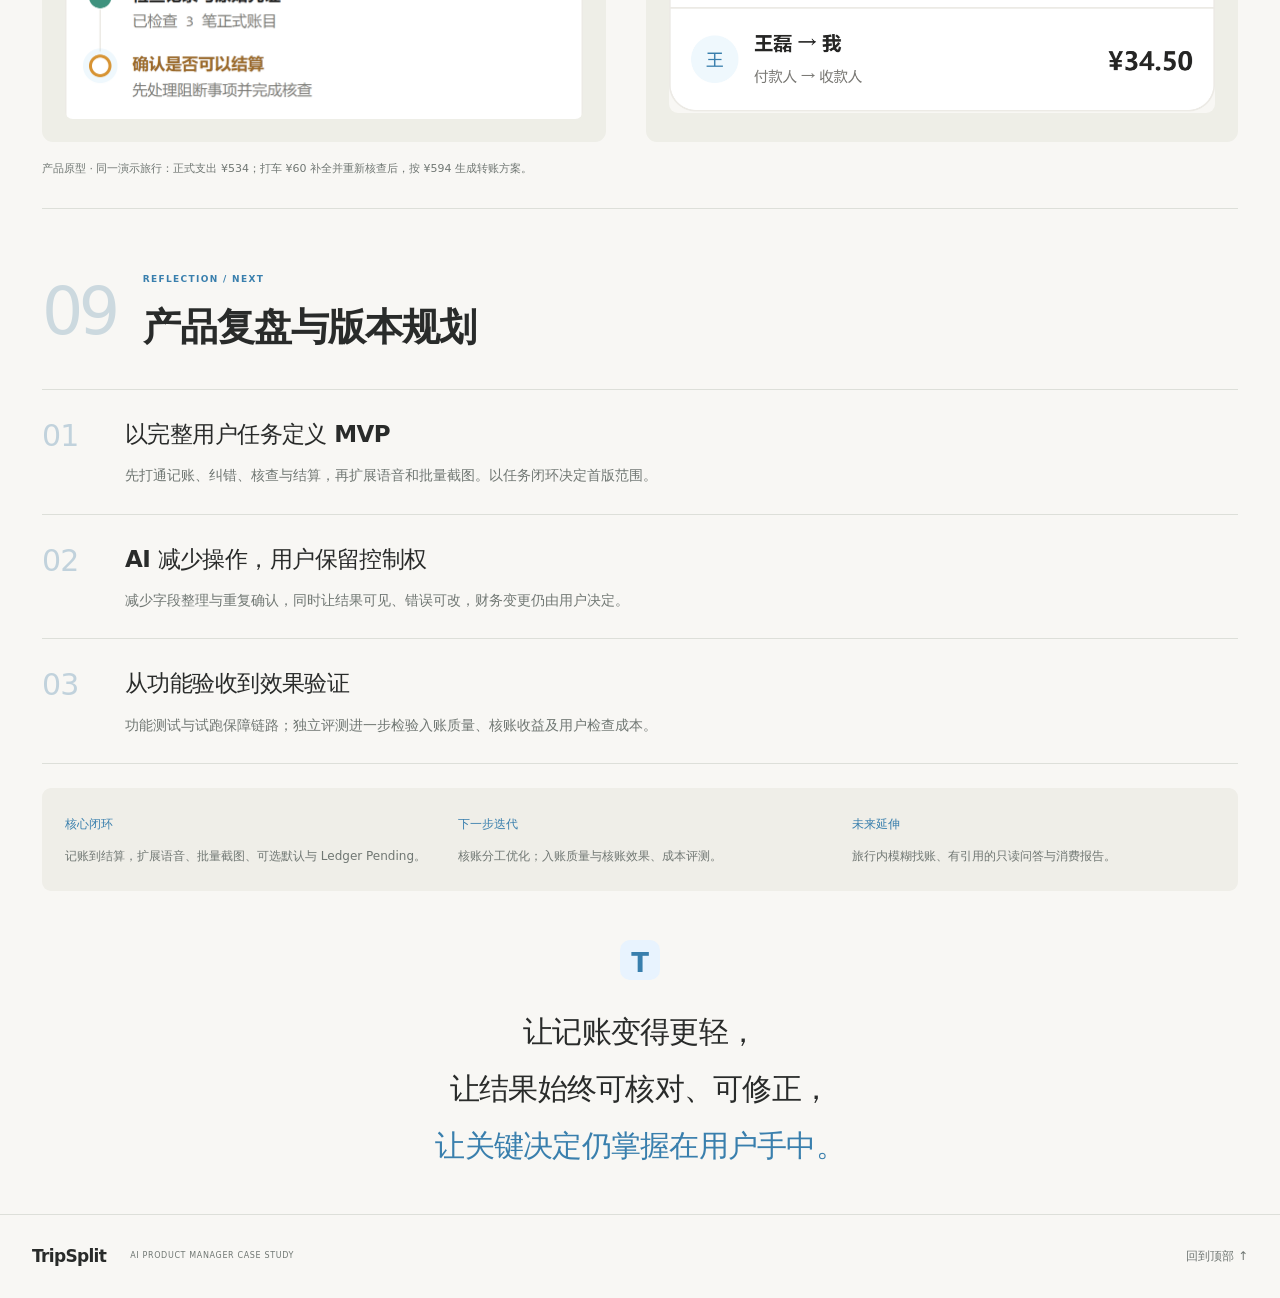
<file: projects/tripsplit/index.html>
<!doctype html>
<html lang="zh-CN">
<head>
  <meta charset="utf-8"><meta name="viewport" content="width=device-width,initial-scale=1">
  <meta name="theme-color" content="#f8f7f4"><title>TripSplit｜AI Product Manager Case Study</title>
  <meta name="description" content="从旅行记账到可信结算：TripSplit 的 Chat First 交互取舍、结构化检查与核账工作流设计。">
  <link rel="icon" href="data:image/svg+xml,%3Csvg xmlns='http://www.w3.org/2000/svg' viewBox='0 0 48 48'%3E%3Crect width='48' height='48' rx='14' fill='%23e8f3fe'/%3E%3Ctext x='24' y='34' text-anchor='middle' font-family='sans-serif' font-size='32' font-weight='700' fill='%23397fad'%3ET%3C/text%3E%3C/svg%3E">
  <link rel="stylesheet" href="base.css"><link rel="stylesheet" href="refinement.css"><link rel="stylesheet" href="full.css"><script src="app.js" defer></script>
</head>
<body>
<a class="skip-link" href="#overview">跳至内容</a>
<header class="site-header"><a href="#overview" class="brand"><span class="brand-mark">T</span>TripSplit <small>PRODUCT CASE STUDY</small></a><a class="site-home" href="../../" style="margin-left:auto;font-size:12px;white-space:nowrap;color:var(--muted)">↖ 回到首页</a><nav aria-label="作品章节"><a href="#overview">概览</a><a href="#needs">用户问题</a><a href="#chat">Chat First</a><a href="#entry">AI 入账</a><a href="#audit">核账</a><a href="#prototypes">产品原型</a><a href="#reflection">复盘</a></nav></header>
<main>
  <section id="overview" class="hero chapter" aria-labelledby="hero-title">
    <div class="eyebrow-row"><span class="eyebrow">AI PRODUCT MANAGER / CASE STUDY</span></div>
    <div class="hero-grid">
      <div class="hero-copy"><span class="product-type">AI 辅助旅行 AA 账本</span><h1 id="hero-title">TripSplit<span>AI 旅行分账助手</span></h1><p class="positioning">把零散的旅行消费信息，整理成<br><em>可追溯、可核对、可结算</em>的 AA 账本。</p><div class="audience"><span>为谁设计</span><strong>2～10 人朋友自由行中的管账人</strong></div><div class="my-role"><span class="eyebrow">MY ROLE</span><h2>负责需求规划、交互决策与 AI 产品方案设计</h2><dl><div><dt>需求规划</dt><dd>需求研究、PRD、MVP 与版本规划</dd></div><div><dt>产品方案</dt><dd>Chat First、自动入账策略与核账方案</dd></div><div><dt>验证迭代</dt><dd>高保真原型与交互验收，参与 Agent 开发验证</dd></div></dl></div></div>
      <figure class="product-stage"><div class="stage-disc"></div><span class="stage-label stage-label-a">先表达消费</span><button class="zoom hero-chat" data-zoom="assets/chat-clean.png" data-caption="Chat · 高保真产品原型" aria-label="放大 Chat 产品原型"><img src="assets/chat-clean.png" width="1170" height="2532" alt="Chat产品原型：自然语言输入、结构化账单与修改入口" fetchpriority="high"></button><span class="stage-label stage-label-b">再检查账目</span><button class="zoom hero-ledger" data-zoom="assets/ledger-clean.png" data-caption="Ledger · 高保真产品原型" aria-label="放大 Ledger 产品原型"><img src="assets/ledger-clean.png" width="1170" height="2532" alt="Ledger产品原型：正式消费与待补全记录" fetchpriority="high"></button><figure class="hero-transfers"><div><span class="mini-check">✓</span><span>明确的 AA 转账方案</span></div><button class="zoom" data-zoom="assets/settlement-transfers-detail.png" data-caption="Settlement · 转账方案原型" aria-label="放大结算转账方案"><img src="assets/settlement-transfers-detail.png" alt="三笔明确的AA转账方案" loading="eager"></button></figure><figcaption>产品原型 · 演示数据</figcaption></figure>
    </div>
    <div class="task-ribbon"><div class="task-ribbon-title"><span>完整用户任务</span><strong>从信息到结果</strong></div><ol><li><span>01</span>表达消费</li><li><span>02</span>检查回执</li><li><span>03</span>管理与纠错</li><li><span>04</span>结算前核查</li><li><span>05</span>AA 转账方案</li></ol></div>
  </section>

  <section id="needs" class="chapter needs-chapter" aria-labelledby="needs-title">
    <div class="chapter-opening"><span class="chapter-no">02</span><div><span class="eyebrow">PROBLEM / USER TASK</span><h2 id="needs-title">消费很零散，<br>录入却要先整理清楚。</h2></div></div>
    <ol class="research-flow" aria-label="从真实体验到需求与 MVP 的研究过程">
      <li><span>01 / 个人体验</span><strong>旅行中，逐笔填写很繁琐</strong><p>我与朋友使用传统 AA 软件的经历</p></li>
      <li><span>02 / 访谈与问卷</span><strong>了解记账习惯与困难</strong><p>记录时机、延迟原因、错误与操作偏好</p></li>
      <li><span>03 / 需求归纳</span><strong>聚焦消费信息整理负担</strong><p>分摊计算并非最初的主要难点</p></li>
      <li><span>04 / MVP 优先级</span><strong>先打通完整任务闭环</strong><p>录入 → 纠错 → 核查与结算</p></li>
    </ol>
    <div class="two-scenes" aria-label="即时记录与集中补账两条任务路径">
      <article class="travel-scene immediate-scene"><div class="scene-heading"><span class="scene-time">白天</span><div><h3>消费发生，就记一笔</h3><p>即时记账 · 趁背景清晰记录</p></div><span class="scene-symbol" aria-hidden="true">☀</span></div><div class="day-spending"><span>午餐 <b>¥128</b></span><i>→</i><span>打车 <b>¥60</b></span><i>→</i><span>轮渡 <b>¥86</b></span></div><div class="organize-fields"><span>每一笔，都需要组织</span><div><b>金额</b><b>谁付款</b><b>谁参与</b><b>如何分摊</b></div></div><div class="scene-friction"><span>摩擦点</span><strong>支出频繁而零散，填写任务不断重复。</strong></div></article>
      <article class="travel-scene evening-scene"><div class="scene-heading"><span class="scene-time">晚间</span><div><h3>先留材料，回去再补</h3><p>集中补账 · 代表场景</p></div><span class="scene-symbol" aria-hidden="true">☾</span></div><div class="material-stack" aria-label="消费材料示意"><div class="material material-back"><small>民宿订金</small><b>¥320.00</b></div><div class="material material-middle"><small>轮渡票</small><b>¥86.00</b></div><div class="material material-front"><small>沙县小吃</small><b>¥128.00</b><span>支付记录／零散文字</span></div></div><div class="evening-actions"><span>找记录</span><i>→</i><span>补分摊背景</span><i>→</i><span>逐笔整理</span></div><div class="scene-friction"><span>摩擦点</span><strong>材料留下了，付款与参与背景仍要重新组织。</strong></div></article>
    </div>
    <div class="shared-problem"><span>同一个根本问题</span><h3>高频碎片化消费 <b>×</b> 逐笔结构化录入</h3><p>可能当场记录，也可能晚间补账；产品要减少的是信息整理负担。</p></div>
    <div class="scope-board"><div class="scope-intro"><span class="screen-label">MVP / CLOSE THE LOOP FIRST</span><h3>先打通完整任务，<br>再扩大录入规模。</h3></div><div class="scope-rows"><div><span>降低录入负担</span><p>文字／截图 → 字段抽取、自动入账与异常补问</p></div><div><span>控制账目风险</span><p>账本管理、编辑追溯、结算前核查</p></div><div><span>完成最终任务</span><p>基于有效账目的确定性 AA 分摊与结算</p></div></div></div>
    <p class="scope-extension">首版优先验证单笔闭环；语音与批量截图在后续版本扩展。上方为任务场景示意。</p>
  </section>

  <section id="chat" class="chapter" aria-labelledby="chat-title">
    <div class="chapter-opening"><span class="chapter-no">03</span><div><span class="eyebrow">INTERACTION / PRODUCT DECISION</span><h2 id="chat-title">以对话开始记账，<br>用结构化界面完成检查与管理</h2></div></div>
    <div class="panel comparison-panel" data-panel="chat-compare"><div class="panel-heading"><div><span class="screen-label">SAME TASK / THREE INTERFACES</span><h3>同一笔午餐，三种交互组织</h3></div><span class="comparison-caption">历史选型 · 交互比较示意</span></div>
      <div class="shared-task"><span class="task-avatar">¥</span><div><span>共同任务</span><strong id="task-title">记录沙县小吃 128 元，我付款，四人均分。</strong></div><div class="task-phases" role="tablist" aria-label="比较相同任务的不同阶段"><button id="tab-start" type="button" role="tab" aria-controls="comparison-screens" aria-selected="true" data-phase="start">开始记录</button><button id="tab-complete" type="button" role="tab" aria-controls="comparison-screens" aria-selected="false" tabindex="-1" data-phase="complete">补充信息</button><button id="tab-change" type="button" role="tab" aria-controls="comparison-screens" aria-selected="false" tabindex="-1" data-phase="change">近期修改</button></div></div>
      <div class="scheme-switch" role="tablist" aria-label="选择对比方案"><button id="scheme-tab-0" type="button" role="tab" aria-controls="scheme-0" aria-selected="false" tabindex="-1" data-scheme="0">传统表单</button><button id="scheme-tab-1" type="button" role="tab" aria-controls="scheme-1" aria-selected="false" tabindex="-1" data-scheme="1">AI 自动填表</button><button id="scheme-tab-2" type="button" role="tab" aria-controls="scheme-2" aria-selected="true" data-scheme="2">Chat First</button></div>
      <div id="comparison-screens" class="comparison-screens" role="tabpanel" aria-labelledby="tab-start"></div>
      <noscript><p>传统表单组织字段，AI 自动填表将表达转为字段，Chat 围绕同一笔消费连续补充与修改。</p></noscript>
      <div class="selection-note"><span>当时的优先项</span><strong>先降低“开始记一笔”的感知负担</strong><p>AI 填表同样减少手输，也能补问；选择对话，是希望以消息承接消费表达与连续任务。</p></div>
    </div>

    <div class="panel compensation-panel" data-panel="chat-compensation"><div class="panel-heading"><div><span class="screen-label">THE TRADE-OFF / THE COMPENSATION</span><h3>选择 Chat First，<br class="mobile-break">但不选择 Chat Only。</h3></div></div>
      <div class="compact-tradeoff"><div><span>承担的代价</span><p>字段不再始终一览，增加上下文定位与结果检查成本。</p></div><div><span>设计补偿</span><p>回执摊开结果，引用明确对象，Ledger 承担历史管理与精确编辑。</p></div></div>
      <div class="compensation-map"><div class="expression-column"><span class="route-label">Chat 表达</span><div class="speech">沙县小吃128元，我付，四个人均分。</div><div class="route-arrow">生成回执 →</div><div class="quote-path"><span class="loop-arrow">↶</span><h4>引用修改 → 回到 Chat</h4><button class="zoom" data-zoom="assets/quote-detail.png" data-caption="引用修改 · 明确当前对象" aria-label="放大引用修改提示"><img src="assets/quote-detail.png" alt="引用沙县小吃128元，显示正在修改的明确对象"></button></div></div><figure class="receipt-column"><span class="route-label">结构化回执 · 检查结果</span><button class="zoom" data-zoom="assets/chat-receipt-detail.png" data-caption="结构化回执 · 产品原型" aria-label="放大结构化回执"><img src="assets/chat-receipt-detail.png" alt="回执展示金额、付款人与成员，提供引用修改和修改账目入口"></button></figure><div class="precision-column"><span class="route-label">精确编辑</span><div class="direct-edit-label">修改账目 → 直接进入详情</div><button class="zoom detail-crop" data-zoom="assets/detail-fields.png" data-caption="账目详情 · 精确编辑字段" aria-label="放大账目详情编辑"><img src="assets/detail-fields.png" alt="消费名称、金额、付款人与参与人编辑字段"></button><div class="ledger-route"><span>Ledger 选中账目 ↑ 也可进入详情</span><button class="zoom ledger-list" data-zoom="assets/ledger-list-detail.png" data-caption="Ledger · 按账目对象管理" aria-label="放大账本列表"><img src="assets/ledger-list-detail.png" alt="账本列表按明确对象定位消费"></button></div></div></div>
      <p class="retrospective-line"><span>后续复盘</span>“AI 快速输入＋按需展开表单”同样有竞争力；抽取是 AI 共有收益，持续任务如何组织才是界面选型的区别。</p>
    </div>
  </section>

  <section id="entry" class="chapter entry-chapter" aria-labelledby="entry-title">
    <div class="chapter-opening"><span class="chapter-no">04</span><div><span class="eyebrow">AUTOMATION / CONTROL</span><h2 id="entry-title">AI 自动入账的边界：<br>常规消费直接记录，异常信息允许暂存</h2></div></div>
    <div class="entry-opening"><span class="screen-label">SAME CANDIDATE / TWO POLICIES</span><h3>少一次确认，<br class="mobile-break">意味着承担什么？</h3><p>文字、截图或语音先形成候选；两种策略都先校验，再决定是否逐笔确认。</p></div>
    <div class="shared-candidate"><span class="candidate-mark">✦</span><div><small>同一笔候选</small><strong>沙县小吃 · ¥128.00</strong></div><span>我付款</span><span>四人均分</span><span class="validated-candidate">金额、成员与分摊校验通过</span></div>
    <div class="posting-comparison">
      <article class="confirm-policy"><div class="policy-heading"><span>A / 逐笔强制确认</span><h3>每一笔，先等用户复核</h3></div><div class="posting-lane"><span>校验通过</span><i>→</i><strong>人工确认</strong><i>→</i><span>正式入账</span></div><div class="policy-preview"><div><span class="candidate-status">待确认</span><strong>¥128.00</strong></div><h4>沙县小吃</h4><p>我付款 · 四人各承担 ¥32.00</p><span class="illustrated-action">确认并记录</span></div><dl class="policy-tradeoffs"><div><dt>保留的收益</dt><dd>写入前有一次逐笔检查机会</dd></div><div><dt>承担的成本</dt><dd>常规消费也要确认，可能变成机械点击</dd></div></dl></article>
      <article class="auto-policy"><div class="policy-heading"><span>B / 校验后自动入账 · 本项目选择</span><h3>常规直接记录，只处理例外</h3></div><div class="posting-lane"><span>校验通过</span><i>→</i><strong>直接入账</strong><i>→</i><span>结构化回执</span></div><div class="policy-preview"><div><span class="candidate-status">已入账</span><strong>¥128.00</strong></div><h4>沙县小吃</h4><p>我付款 · 四人各承担 ¥32.00</p><div class="policy-receipt-links"><span>检查结果</span><span>引用修改 ↶</span><span>精确编辑 ↗</span></div></div><dl class="policy-tradeoffs"><div><dt>优先的收益</dt><dd>省去常规消费的重复确认</dd></div><div><dt>承担的风险</dt><dd>字段合法、理解错误的账目可能先写入</dd></div></dl></article>
    </div>
    <div class="automation-judgment"><span>设计取舍</span><strong>不把每次记录都变成复核任务，<br class="mobile-break">也不把“可修改”当作风险已经消失。</strong></div>
    <div class="write-boundary"><div class="write-boundary-heading"><div><span class="screen-label">MODEL UNDERSTANDING ≠ FINANCIAL VALIDITY</span><h3>模型提出候选，<br class="mobile-break">规则决定能否写入</h3></div><p>不以模型自报 confidence 控制写入。</p></div><div class="validation-rail"><div><span>AI 理解</span><strong>金额、付款人、参与关系</strong></div><i>→</i><div class="rule-checks"><span>业务规则</span><strong>金额有效 · 成员明确 · 分摊闭合</strong></div><i>→</i><div><span>状态分流</span><strong>正式入账 / Pending 暂存</strong></div></div><p class="defaults-principle">付款人与参与人默认值独立、可选；明确表达优先，金额与分摊冲突仍需补问。</p></div>
    <div class="entry-demonstration"><div class="entry-scenario"><span class="screen-label">ONE INPUT / DIFFERENT CONDITIONS</span><h3>“打车60元，<br>我付的。”</h3><div class="entry-tabs" role="tablist" aria-label="消费录入处理条件"><button type="button" id="entry-tab-pending" role="tab" data-entry="pending" aria-selected="true" aria-controls="entry-result">无适用默认</button><button type="button" id="entry-tab-defaults" role="tab" data-entry="defaults" aria-selected="false" aria-controls="entry-result" tabindex="-1">有适用默认</button><button type="button" id="entry-tab-completed" role="tab" data-entry="completed" aria-selected="false" aria-controls="entry-result" tabindex="-1">用户补全后</button></div><small>条件示意 · 不执行真实记账</small></div><div id="entry-result" class="entry-result" role="tabpanel" aria-labelledby="entry-tab-pending"></div></div>
    <div class="risk-compensation"><span>自动化的风险补偿</span><ol><li><strong>结构化回执</strong><small>用户看见实际记录</small></li><li><strong>账本与修改历史</strong><small>可定位、纠错、追溯</small></li><li><strong>结算前核查</strong><small>处理疑点及阻断事项</small></li></ol></div>
    <p class="entry-recovery">失败保留输入供重试；财务变更后，旧核查失效。</p>
  </section>

  <section id="audit" class="chapter audit-chapter" aria-labelledby="audit-title"><div class="chapter-opening"><span class="chapter-no">05</span><div><span class="eyebrow">RELIABILITY / PRODUCT DECISION</span><h2 id="audit-title">结算前核账：全量语义检查，<br>复杂疑点由 Agent 接力调查</h2></div></div>
    <div class="panel architecture-panel" data-panel="audit-architecture"><div class="panel-heading"><div><span class="screen-label">REASSIGN THE WORK</span><h3>固定审核批量化，<br class="mobile-break">把调查留给 Agent</h3></div></div>
      <div class="architecture-comparison"><div class="old-architecture"><div class="architecture-title"><span>原版 / 逐笔 ReAct</span><h4>同类取证与判断，反复调度</h4></div><div class="repeat-chain"><div><span class="expense-doc">账目 A</span><i>→</i><span>读取证据</span><i>→</i><span>语义判断</span></div><div><span class="expense-doc">账目 B</span><i>→</i><span>读取证据</span><i>→</i><span>语义判断</span></div><div><span class="expense-doc">账目 C</span><i>→</i><span>读取证据</span><i>→</i><span>语义判断</span></div><div class="repeat-dots">⋮</div></div><div class="redundancy-bracket"><b>固定工作，重复上下文与调用</b></div></div>
      <div class="architecture-shift" aria-hidden="true">→</div>
      <div class="new-architecture"><div class="architecture-title"><span>优化设计 / Workflow ＋按需 Agent</span><h4>全量覆盖不变，任务重新分工</h4></div><div class="rules-foundation"><b>规则底座</b><span>Pending / 明确约束 / 全旅行候选对召回</span></div><div class="workflow-tasks"><div class="workflow-task"><span class="task-key">任务 A</span><h5>全量有效账目语义核查</h5><div class="batch"><small>每批 5 笔</small><span>A01</span><span class="paired-item">A02</span><span>A03</span><span>A04</span><span>A05</span></div><div class="batch"><small>下一批</small><span>A06</span><span>A07</span><span class="paired-item">A08</span><span>A09</span><span>A10</span></div><p>逐笔校验输出与证据引用</p></div><div class="workflow-task pair-task"><span class="task-key">任务 B · 独立检查</span><h5>全旅行疑似重复候选对</h5><div class="cross-batch-pair"><span>A02</span><i>↔</i><span>A08</span></div><strong>跨批次，仍需成对核查</strong><p>比较关联来源与有效历史</p></div></div><div class="merge-results">分别检查覆盖与引用 → 合并结果</div><div class="agent-escalation"><span>仅复杂疑点</span><b>受限 Agent 动态调查</b><i>↗</i></div></div></div>
      <div class="routing-band" aria-label="任务分工判断"><div><span>明确约束</span><strong>规则直接处理</strong></div><div><span>现有证据足够</span><strong>固定 Workflow 判断</strong></div><div><span>需要追加取证或澄清</span><strong>Agent 接力调查</strong></div></div>
    </div>

    <div class="panel investigation-panel" data-panel="audit-investigation"><div class="panel-heading"><div><span class="screen-label">INVESTIGATE BEFORE INTERRUPTING</span><h3>两笔 240 元：<br class="mobile-break">先查证据，再决定是否问人</h3></div><span class="comparison-caption">情境演示</span></div>
      <div class="investigation-desk"><aside class="case-file"><span class="file-label">疑似重复</span><div class="case-expense"><span>A · 火锅</span><strong>¥240.00</strong><small>付款人 小李</small></div><div class="case-relation"><span>相近时间 · 相关描述</span><i>↕</i></div><div class="case-expense"><span>B · 聚餐</span><strong>¥240.00</strong><small>付款人 小王</small></div><div class="case-warning">同额是线索，<b>不是重复结论。</b></div><div class="authority"><span>Agent 只读取证、提出建议</span><p>财务变更由用户授权</p></div></aside>
      <div class="investigation-work"><div class="evidence-gap"><span class="decision-pin">动态取证</span><h4>付款人差异，有没有合理修改解释？</h4></div><div class="evidence-viewer"><div class="evidence-tabs" role="tablist" aria-label="查看调查证据"><button id="tab-history" role="tab" aria-selected="true" aria-controls="evidence-content" data-evidence="history" type="button">先查 B 的有效修改历史</button><button id="tab-sources" role="tab" aria-selected="false" aria-controls="evidence-content" data-evidence="sources" tabindex="-1" type="button">关联来源</button></div><div id="evidence-content" role="tabpanel" aria-labelledby="tab-history"></div></div>
        <div class="evidence-outcomes"><div class="enough-evidence"><span class="outcome-label">证据足够</span><h4>能解释，就不打扰</h4><p>若证据支持两次独立消费，记录依据，结束疑点。</p></div><div class="insufficient-evidence"><span class="outcome-label">本例：证据不足</span><h4>只问缺少的信息</h4><div class="agent-question">这是同一次，还是两次消费？如果是同一次，实际由谁付款？</div><div class="durable-state"><span class="waiting-dot"></span>等待回复 · 保留进度，可稍后继续</div><div class="user-reply"><span>① 用户澄清</span>“是同一笔，小王付的。”</div></div></div>
        <div class="resume-decision"><p>恢复后核对版本：仍有冲突，继续取证；信息充分，形成建议。</p></div>
        <div class="proposal"><div><span>处理建议</span><strong>保留 B · 聚餐<br><em>撤销 A · 火锅</em></strong></div><div class="authorization"><span>② 独立授权 · 澄清回答不等于同意改账</span><strong>用户明确确认对象与动作</strong><small>由业务服务执行，保留修改历史</small></div></div><div class="version-gate"><span>授权变更</span><b>→</b><span>旧核查失效</span><b>→</b><span>③ 当前版本重新核查</span><b>→</b><span class="gate-result">处理完阻断事项<br><strong>才允许结算</strong></span></div>
      </div></div>
    </div>
  </section>
  <section id="prototypes" class="chapter prototypes-chapter" aria-labelledby="prototypes-title">
    <div class="chapter-opening"><span class="chapter-no">06</span><div><span class="eyebrow">PRODUCT PROTOTYPES / ITERATION</span><h2 id="prototypes-title">让未完成的记录，<br>也能在账本里找到。</h2></div></div>
    <div class="ledger-showcase"><figure class="ledger-primary"><div class="prototype-caption"><span>LEDGER</span><strong>消费与处理状态，一处查看</strong></div><button class="zoom ledger-main-phone" data-zoom="assets/ledger-clean.png" data-caption="Ledger · 高保真产品原型，厦门仲夏之旅演示数据" aria-label="放大 Ledger 完整原型"><img src="assets/ledger-clean.png" width="1170" height="2532" alt="Ledger原型：534元正式支出，待补全打车60元与正式消费分区展示" loading="lazy"></button><figcaption><span><b>01</b> 正式支出与待处理分开统计</span><span><b>02</b> 全部／已入账／待确认，按任务筛选</span></figcaption></figure>
      <div class="pending-iteration"><span class="screen-label">ONE ITERATION / KEEP THE OBJECT VISIBLE</span><h3>从“去另一个入口”，<br>到“在账本里继续处理”</h3><figure class="before-crop"><div class="iteration-caption"><span>BEFORE</span><small>历史方案还原</small></div><button class="zoom" data-zoom="assets/before-entry-detail.png" data-caption="Before · 历史独立待处理入口还原" aria-label="放大 Pending 历史入口"><img src="assets/before-entry-detail.png" alt="原方案：账本提示1条待处理输入，需要前往独立入口补全" loading="lazy"></button><figcaption>账本只看正式消费，补全需要切换位置。</figcaption></figure><div class="iteration-arrow" aria-hidden="true">↓</div><figure class="after-crop"><div class="iteration-caption"><span>AFTER</span><small>Ledger 分区展示</small></div><button class="zoom" data-zoom="assets/ledger-pending-detail.png" data-caption="After · Ledger Pending 卡片原型局部" aria-label="放大 Ledger 中的 Pending 卡片"><img src="assets/ledger-pending-detail.png" alt="改进后：待补全打车卡片直接在Ledger可见，保留金额和付款人，提供参与人补充入口" loading="lazy"></button><figcaption>已有信息、缺失内容与补全入口放在同一对象旁。</figcaption></figure><p class="iteration-decision">统一管理入口，保持财务状态清楚；独立待处理入口仍保留。</p></div>
    </div>
    <div class="finish-prototypes"><figure class="audit-proof"><div class="prototype-caption"><span>AUDIT</span><strong>有问题，给出下一步</strong></div><button class="zoom audit-window" data-zoom="assets/audit-status-detail.png" data-caption="核查状态 · 高保真原型组件局部" aria-label="放大核查状态原型"><img src="assets/audit-status-detail.png" alt="核查原型：存在待处理打车记录时，提示补全信息后重新核查" loading="lazy"></button></figure><figure class="settlement-proof"><div class="prototype-caption"><span>SETTLEMENT</span><strong>谁向谁转账，金额明确</strong></div><button class="zoom" data-zoom="assets/settlement-transfers-detail.png" data-caption="Settlement · 补全并核查后的转账方案原型" aria-label="放大最终AA转账方案"><img src="assets/settlement-transfers-detail.png" alt="张明向李娜153.50元，王磊向李娜33元、向我34.50元" loading="lazy"></button></figure></div>
    <p class="prototype-data">产品原型 · 同一演示旅行：正式支出 ¥534；打车 ¥60 补全并重新核查后，按 ¥594 生成转账方案。</p>
  </section>

  <section id="reflection" class="chapter reflection-chapter" aria-labelledby="reflection-title">
    <div class="chapter-opening"><span class="chapter-no">09</span><div><span class="eyebrow">REFLECTION / NEXT</span><h2 id="reflection-title">产品复盘与版本规划</h2></div></div>
    <div class="reflection-notes"><article><span>01</span><div><h3>以完整用户任务定义 MVP</h3><p>先打通记账、纠错、核查与结算，再扩展语音和批量截图。以任务闭环决定首版范围。</p></div></article><article><span>02</span><div><h3>AI 减少操作，用户保留控制权</h3><p>减少字段整理与重复确认，同时让结果可见、错误可改，财务变更仍由用户决定。</p></div></article><article><span>03</span><div><h3>从功能验收到效果验证</h3><p>功能测试与试跑保障链路；独立评测进一步检验入账质量、核账收益及用户检查成本。</p></div></article></div>
    <div class="small-roadmap"><div><span>核心闭环</span><p>记账到结算，扩展语音、批量截图、可选默认与 Ledger Pending。</p></div><div><span>下一步迭代</span><p>核账分工优化；入账质量与核账效果、成本评测。</p></div><div><span>未来延伸</span><p>旅行内模糊找账、有引用的只读问答与消费报告。</p></div></div>
    <div class="closing-statement"><span class="brand-mark">T</span><p>让记账变得更轻，<br>让结果始终可核对、可修正，<br><em>让关键决定仍掌握在用户手中。</em></p></div>
  </section>

</main>
<footer><span class="brand">TripSplit <small>AI PRODUCT MANAGER CASE STUDY</small></span><a href="#overview">回到顶部 ↑</a></footer>
<dialog id="image-viewer" aria-labelledby="image-caption"><div class="viewer-bar"><p id="image-caption"></p><button class="viewer-close" type="button" aria-label="关闭大图">关闭 ×</button></div><div class="viewer-content"><img id="viewer-image" alt=""></div></dialog>
</body></html>
</file>
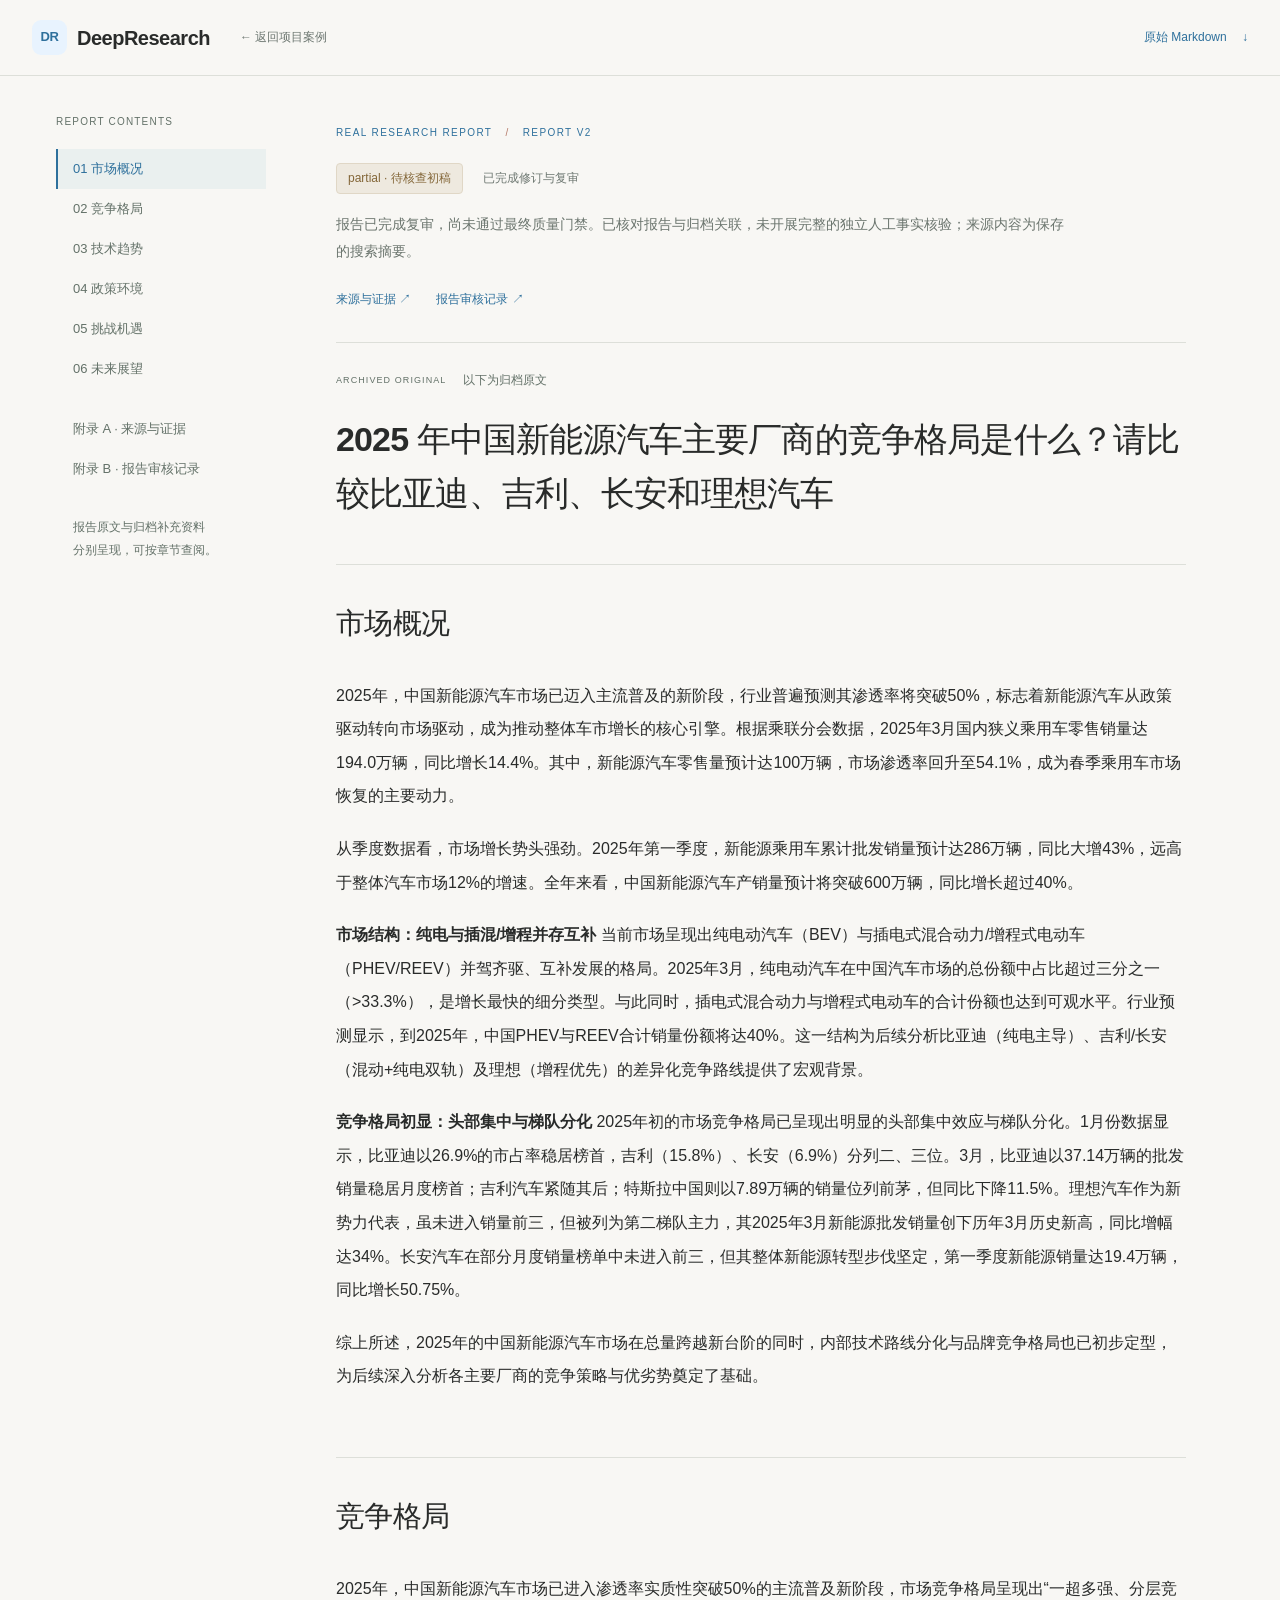
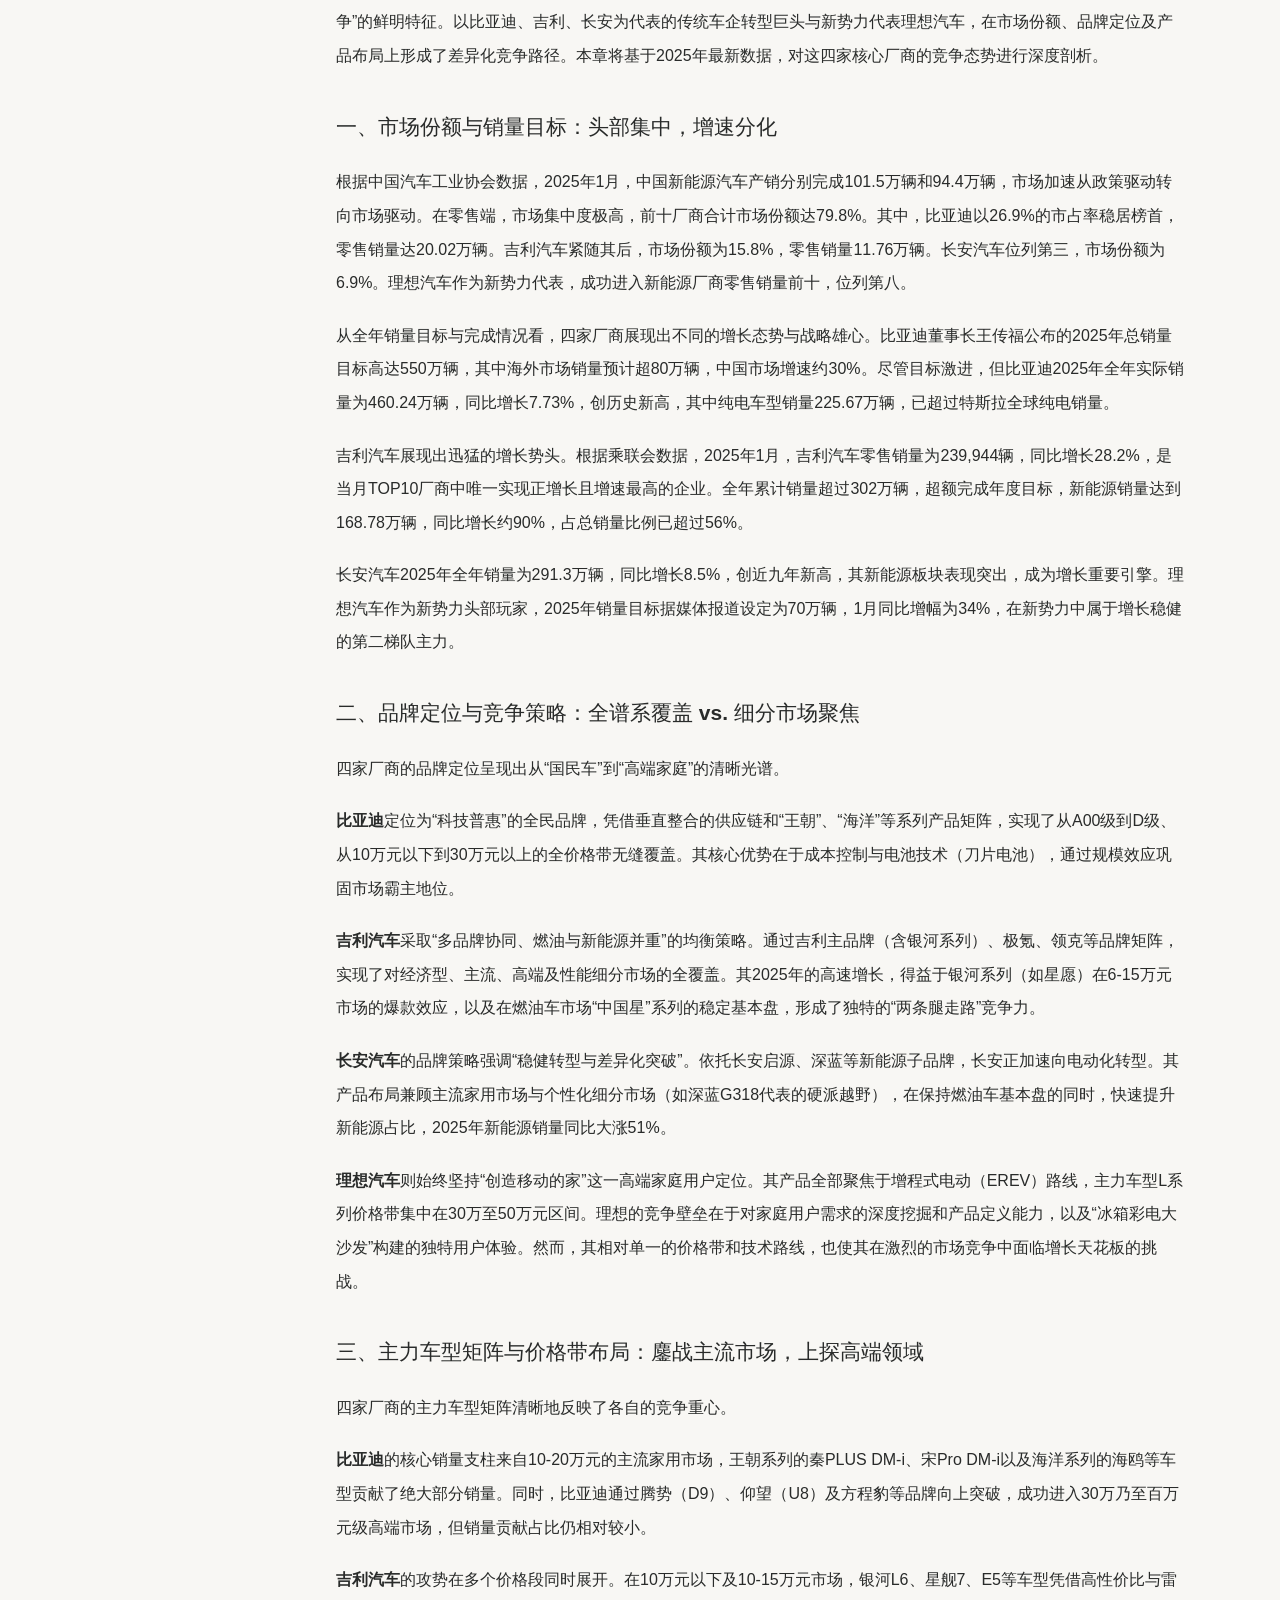
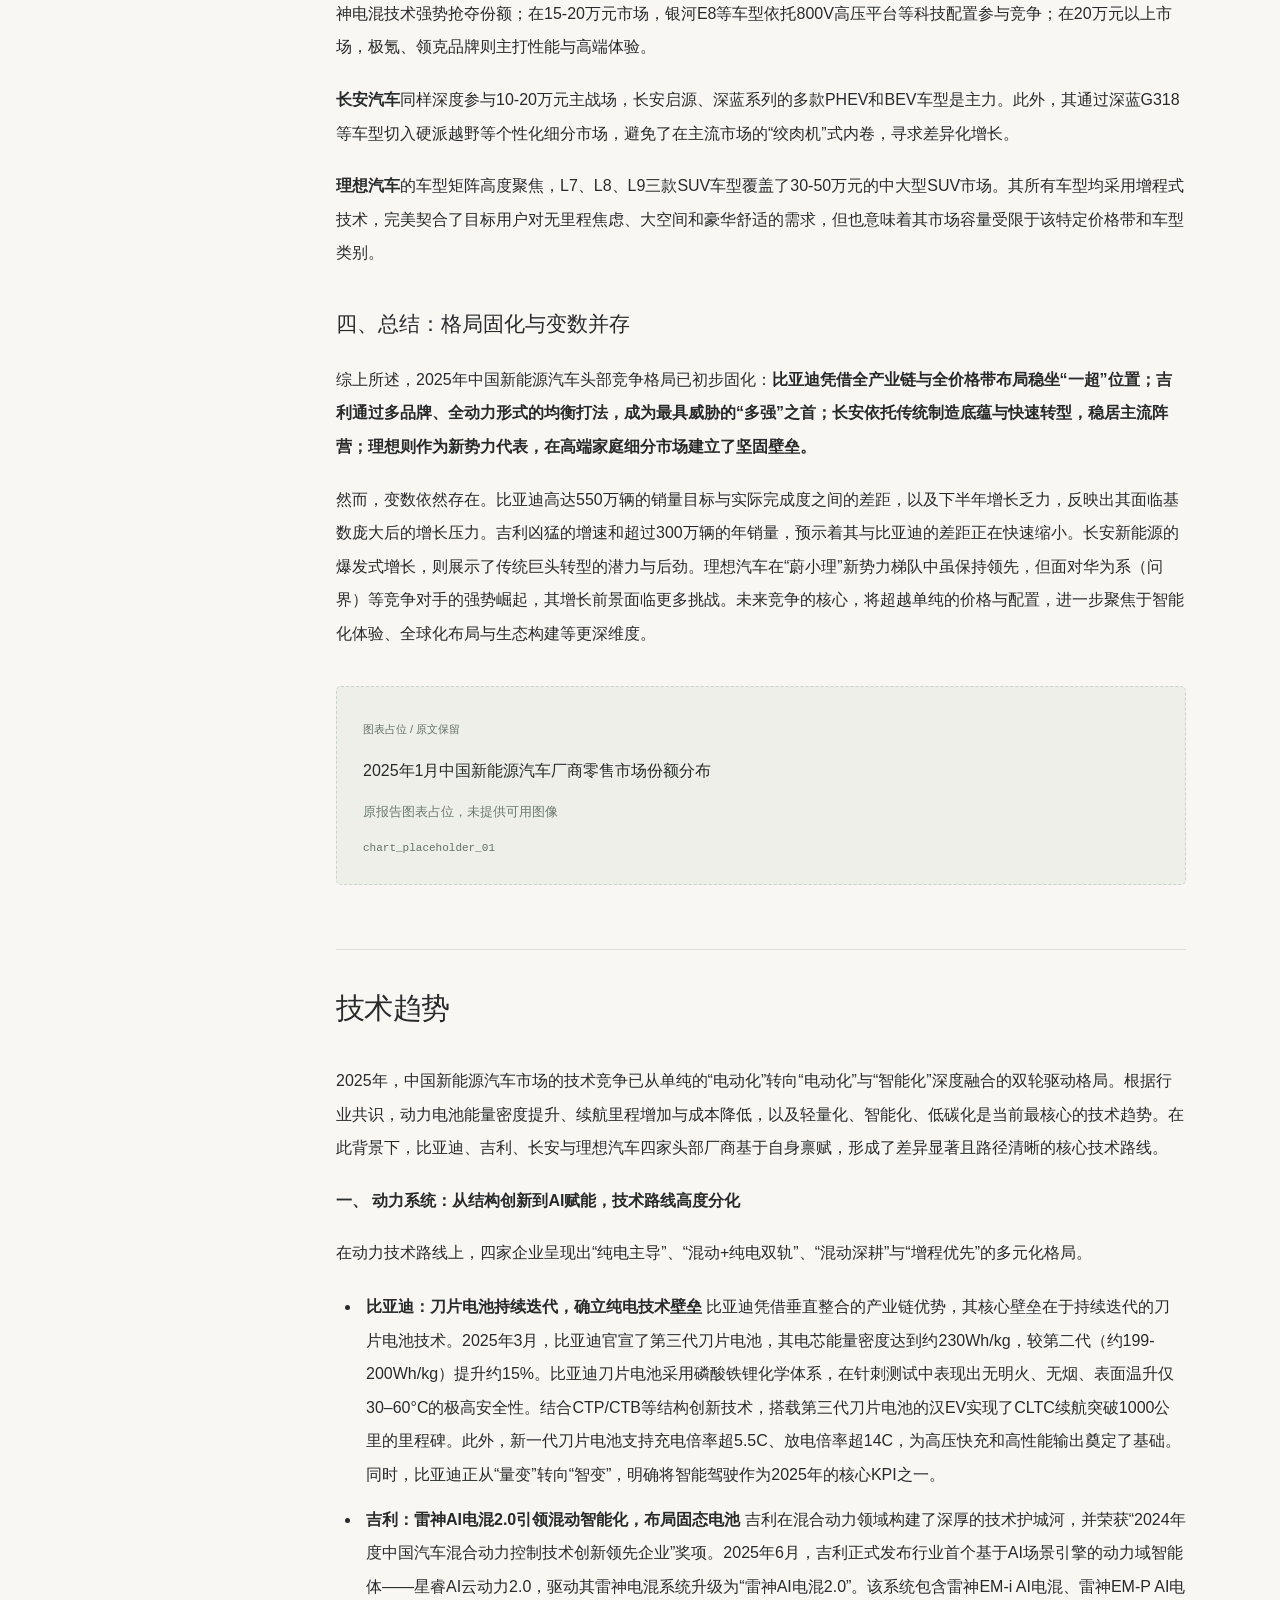
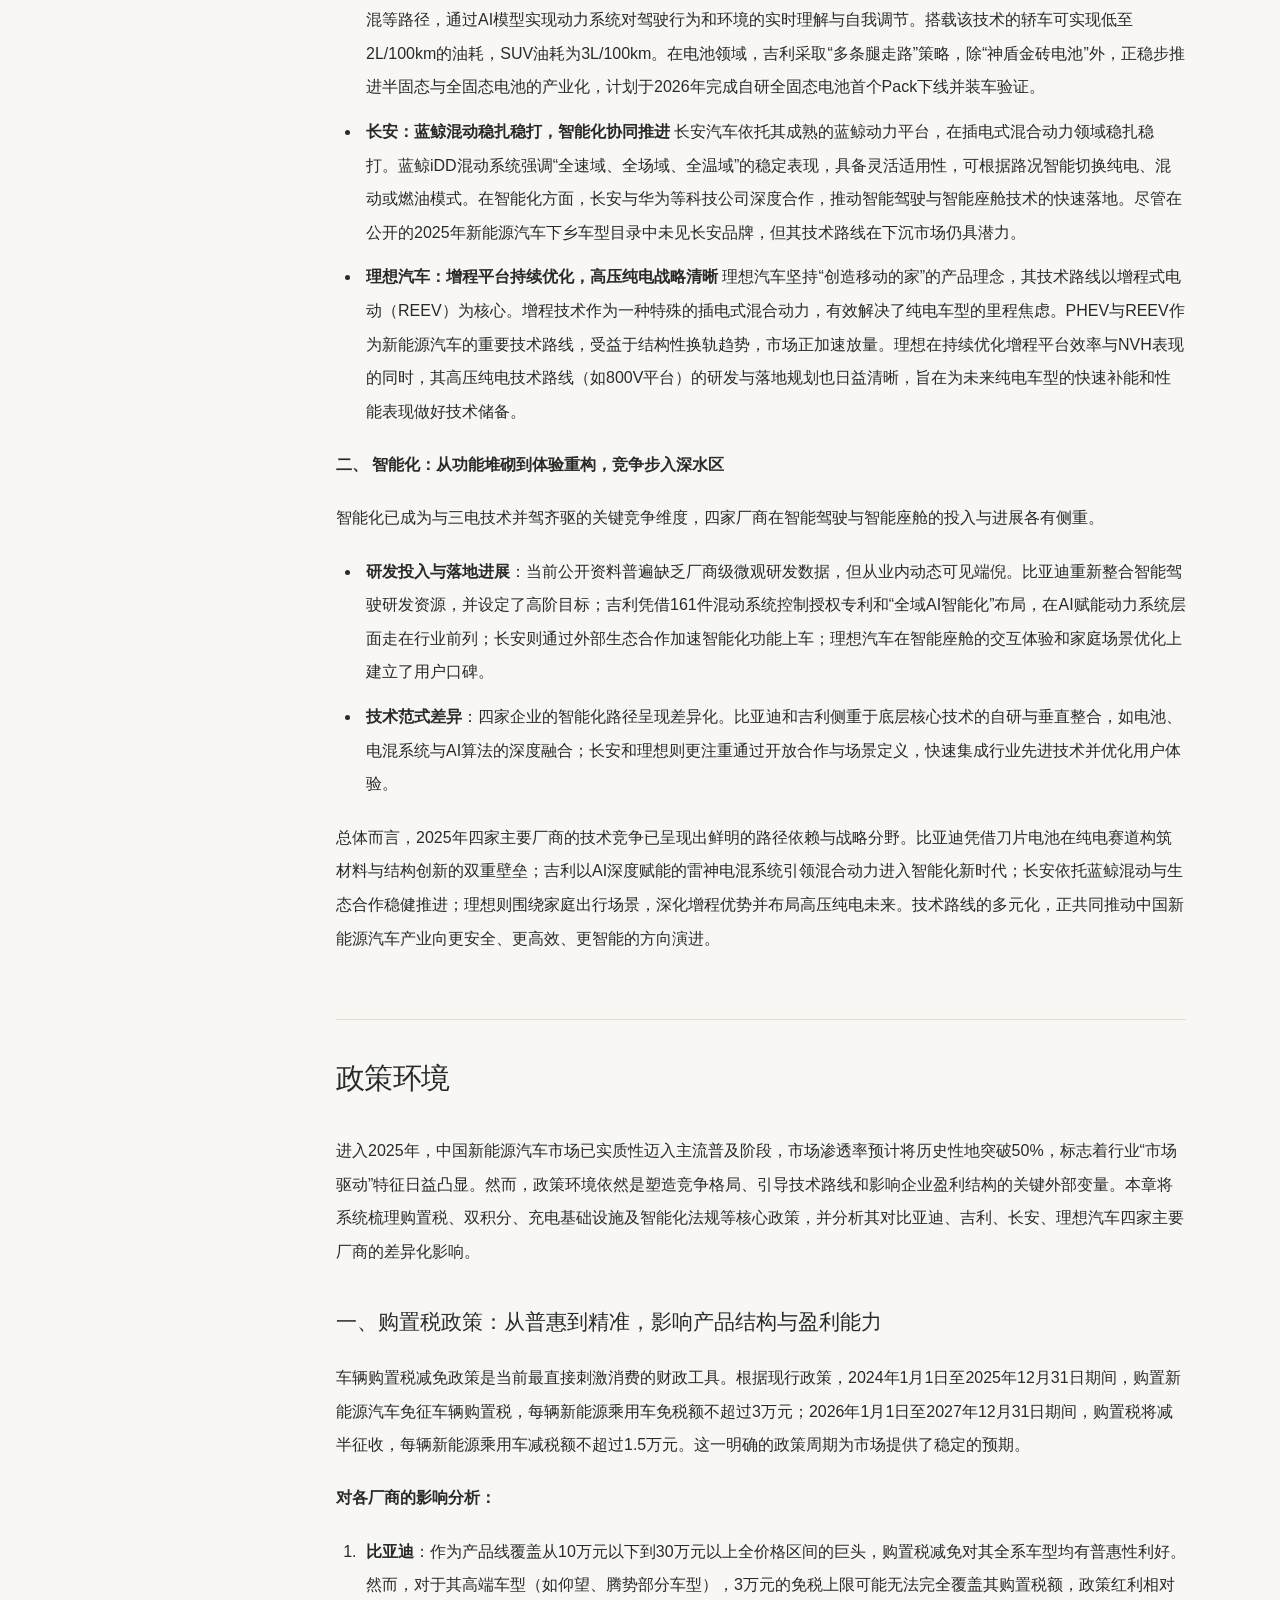
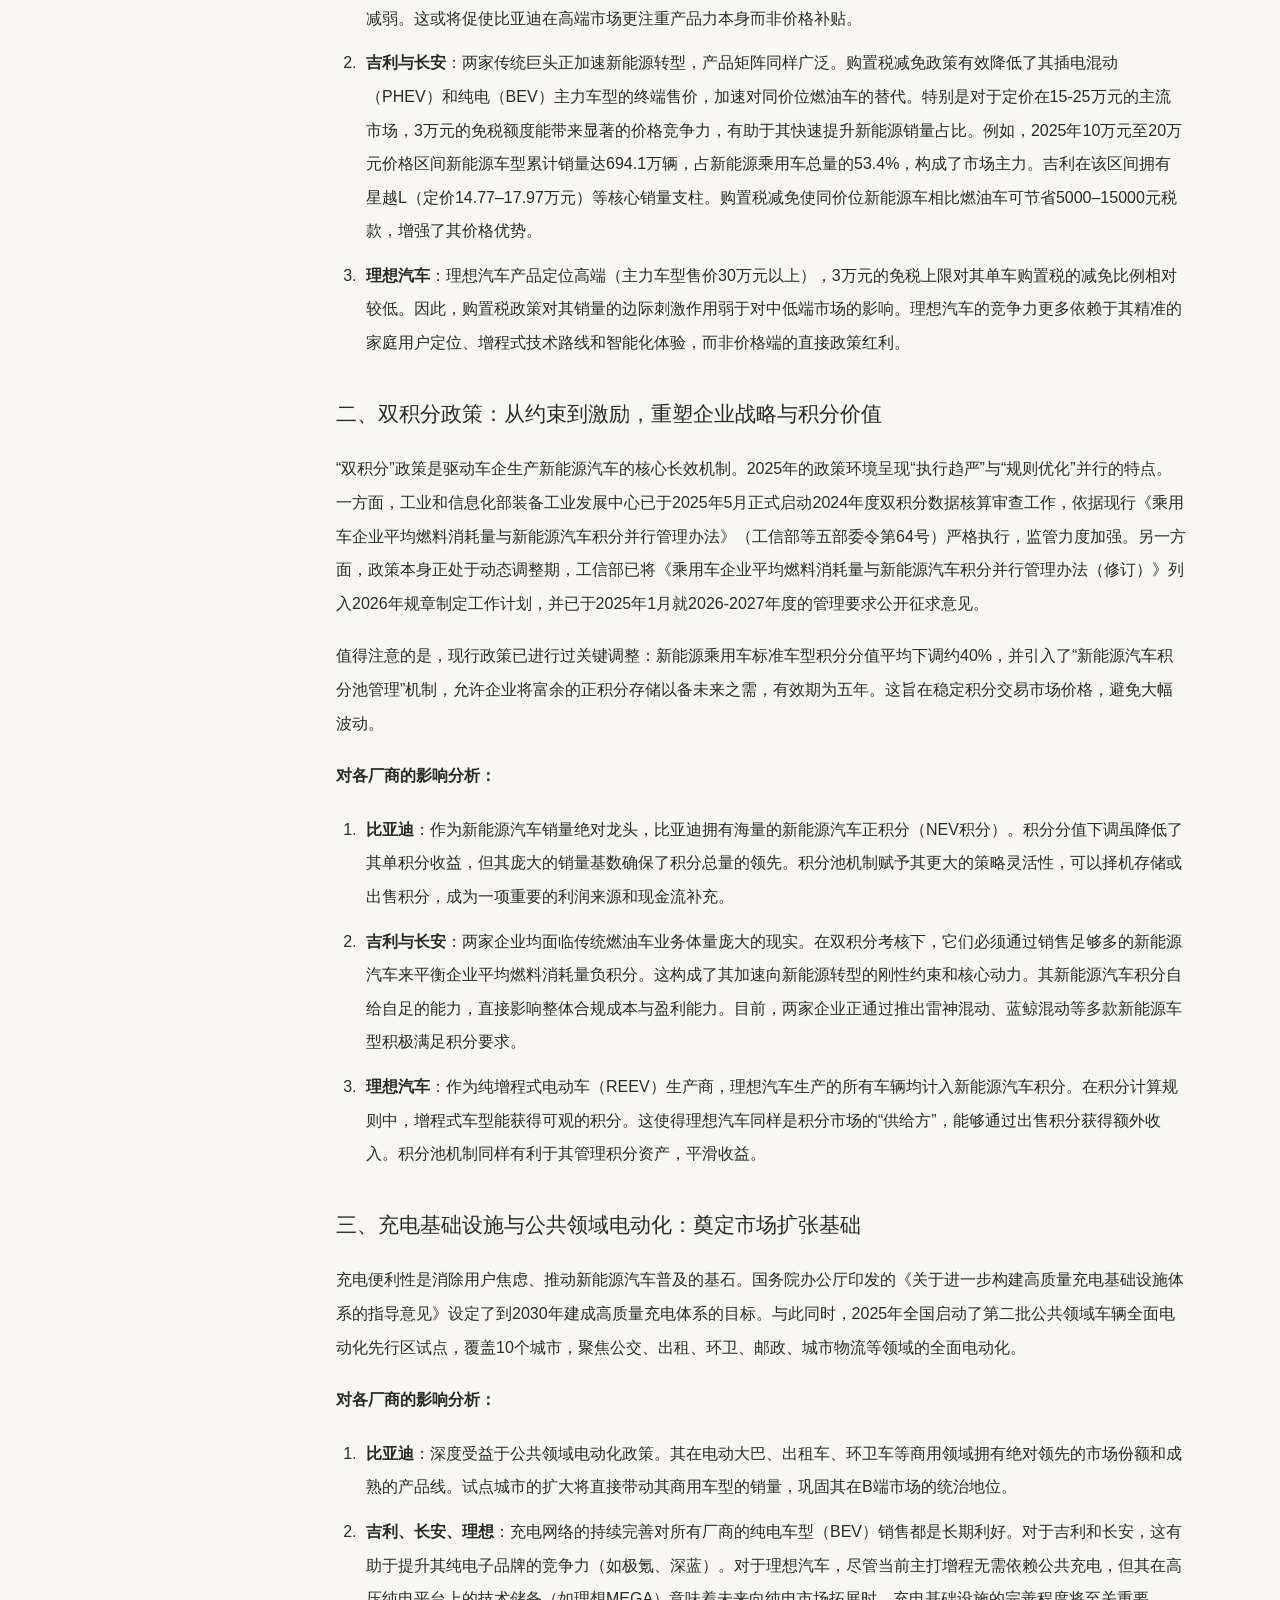
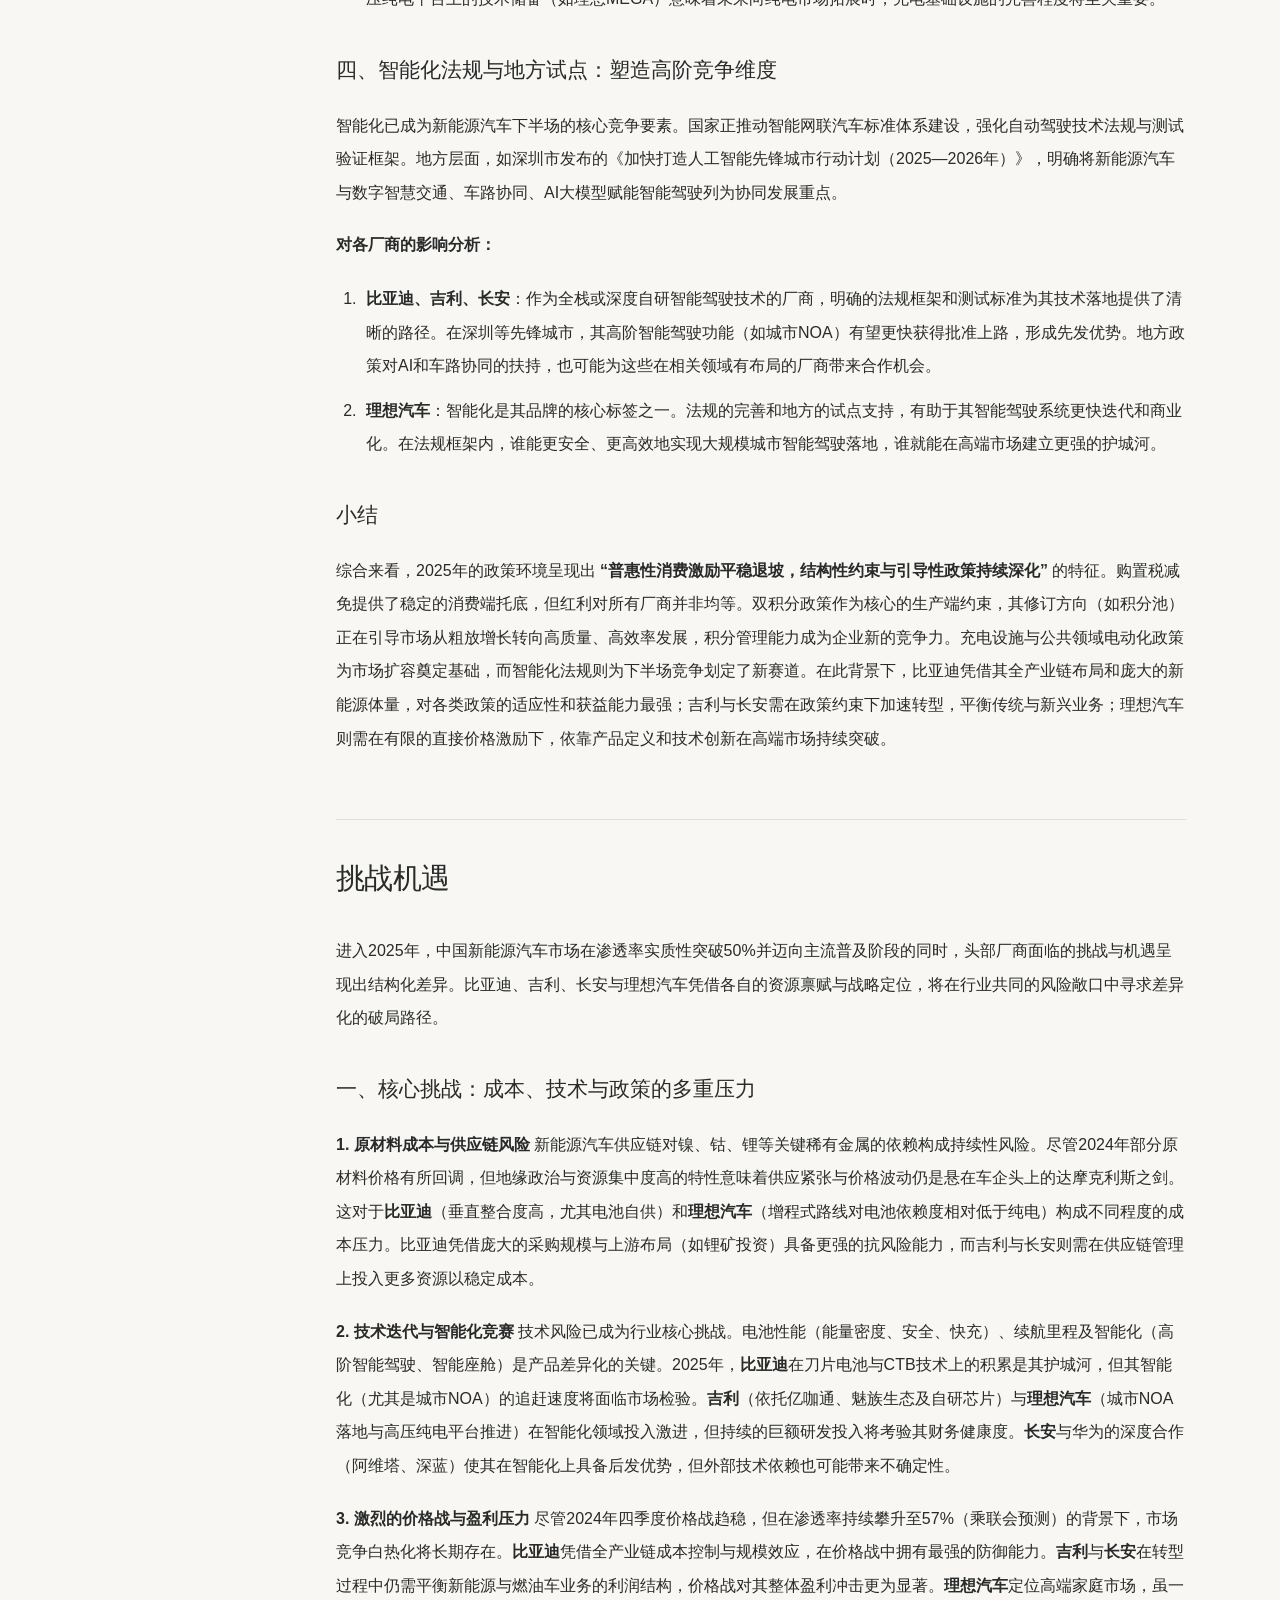
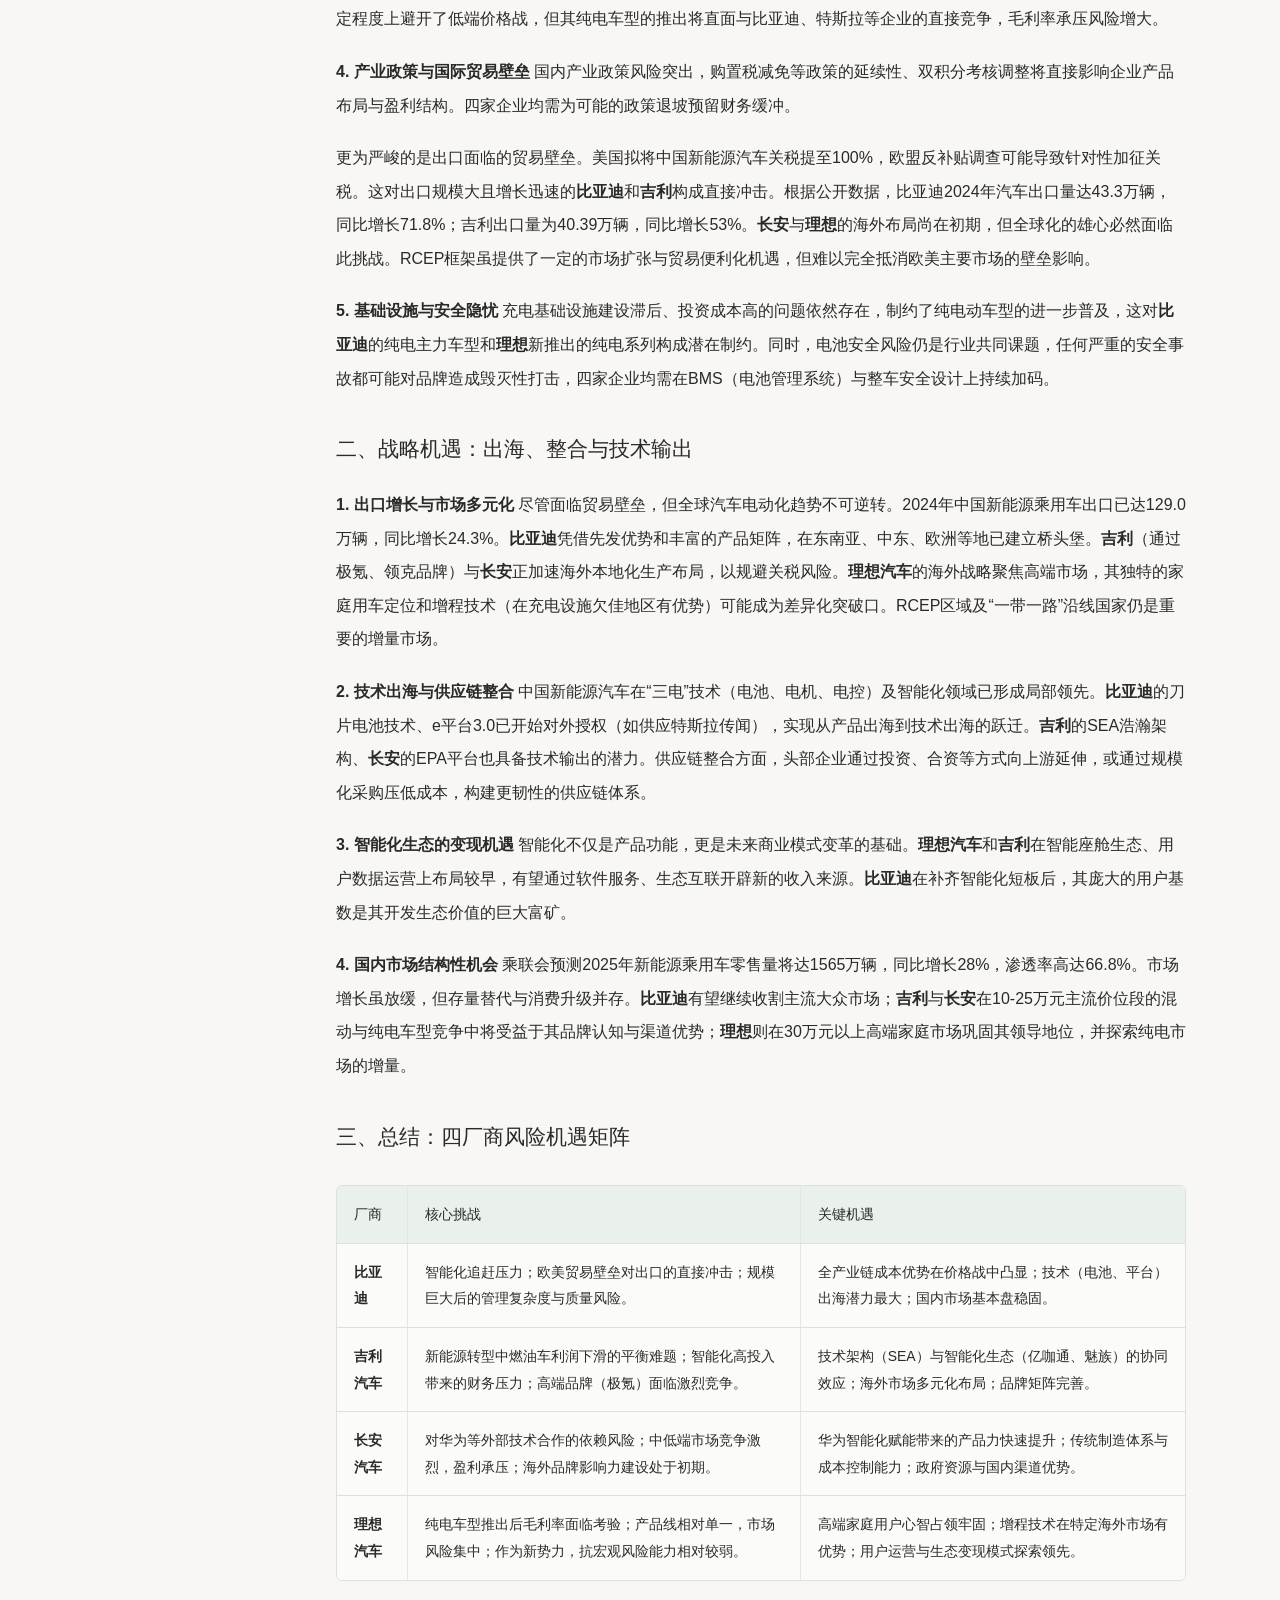
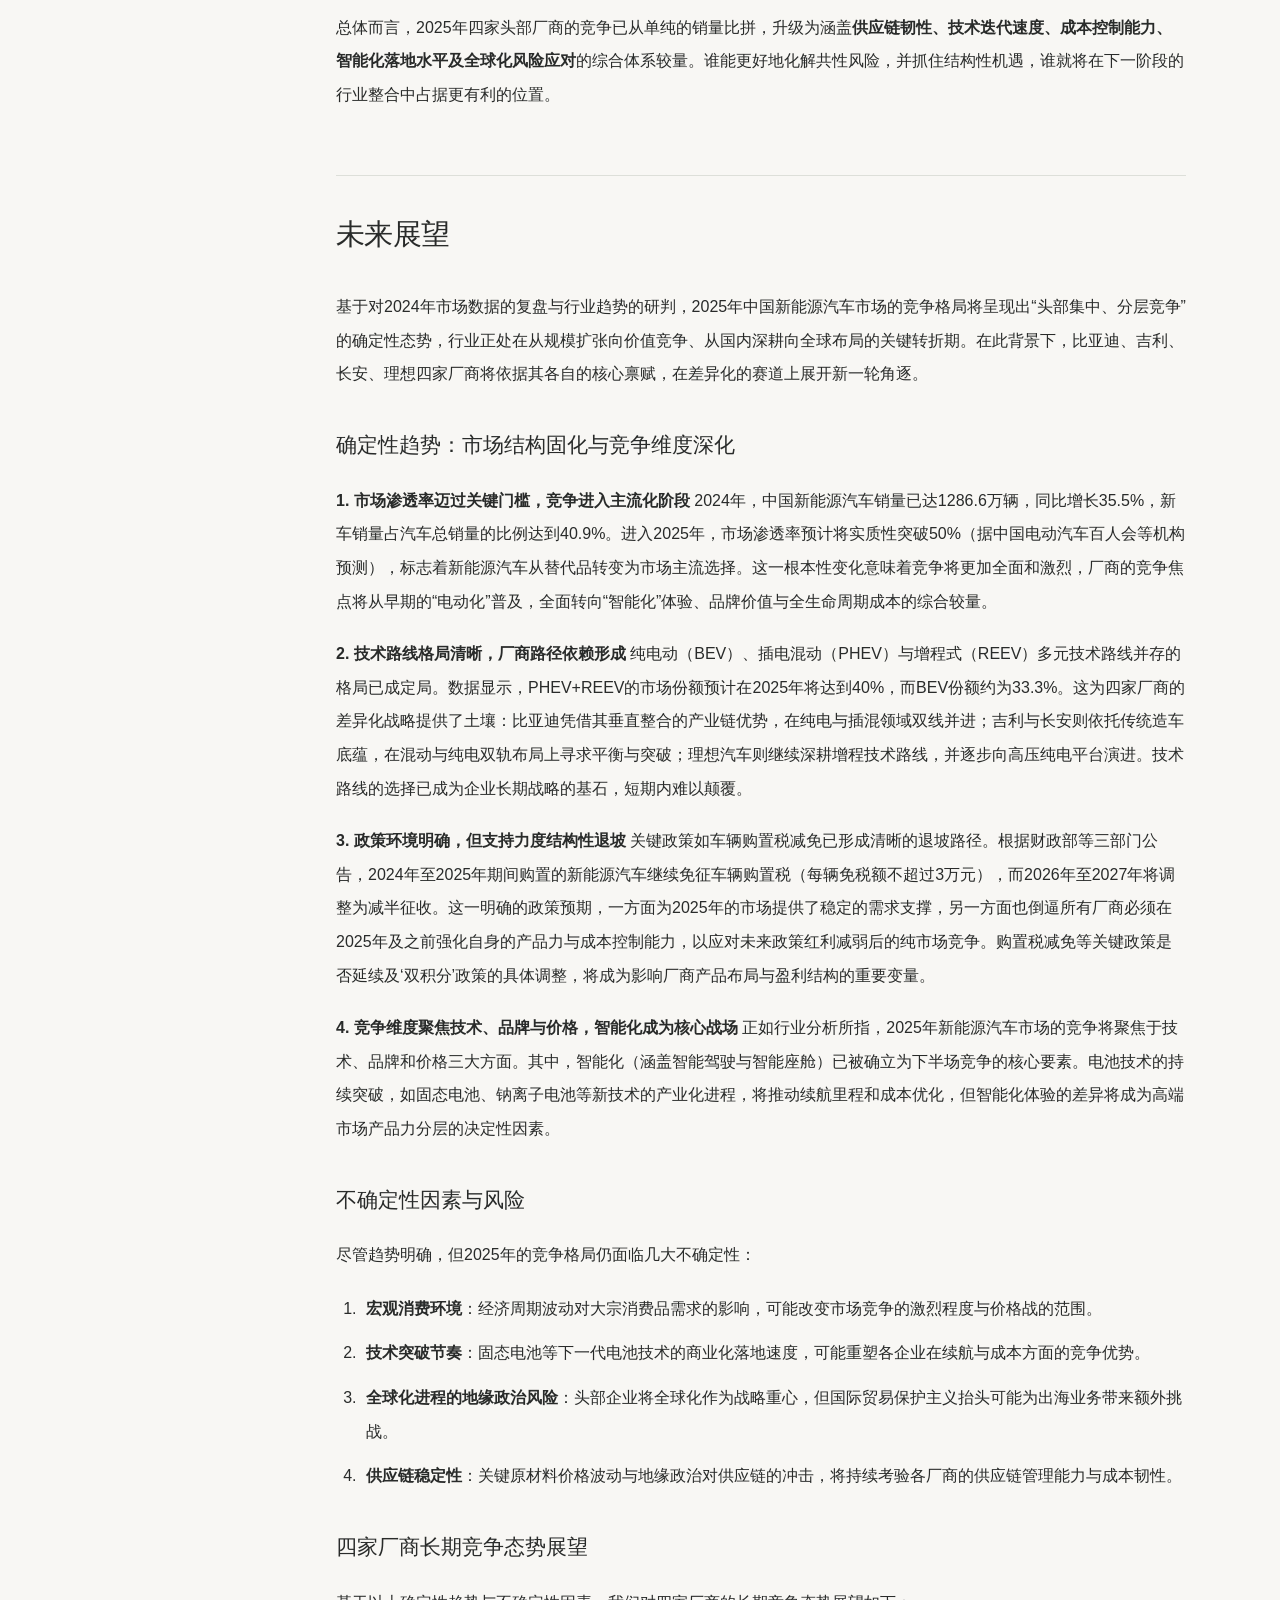
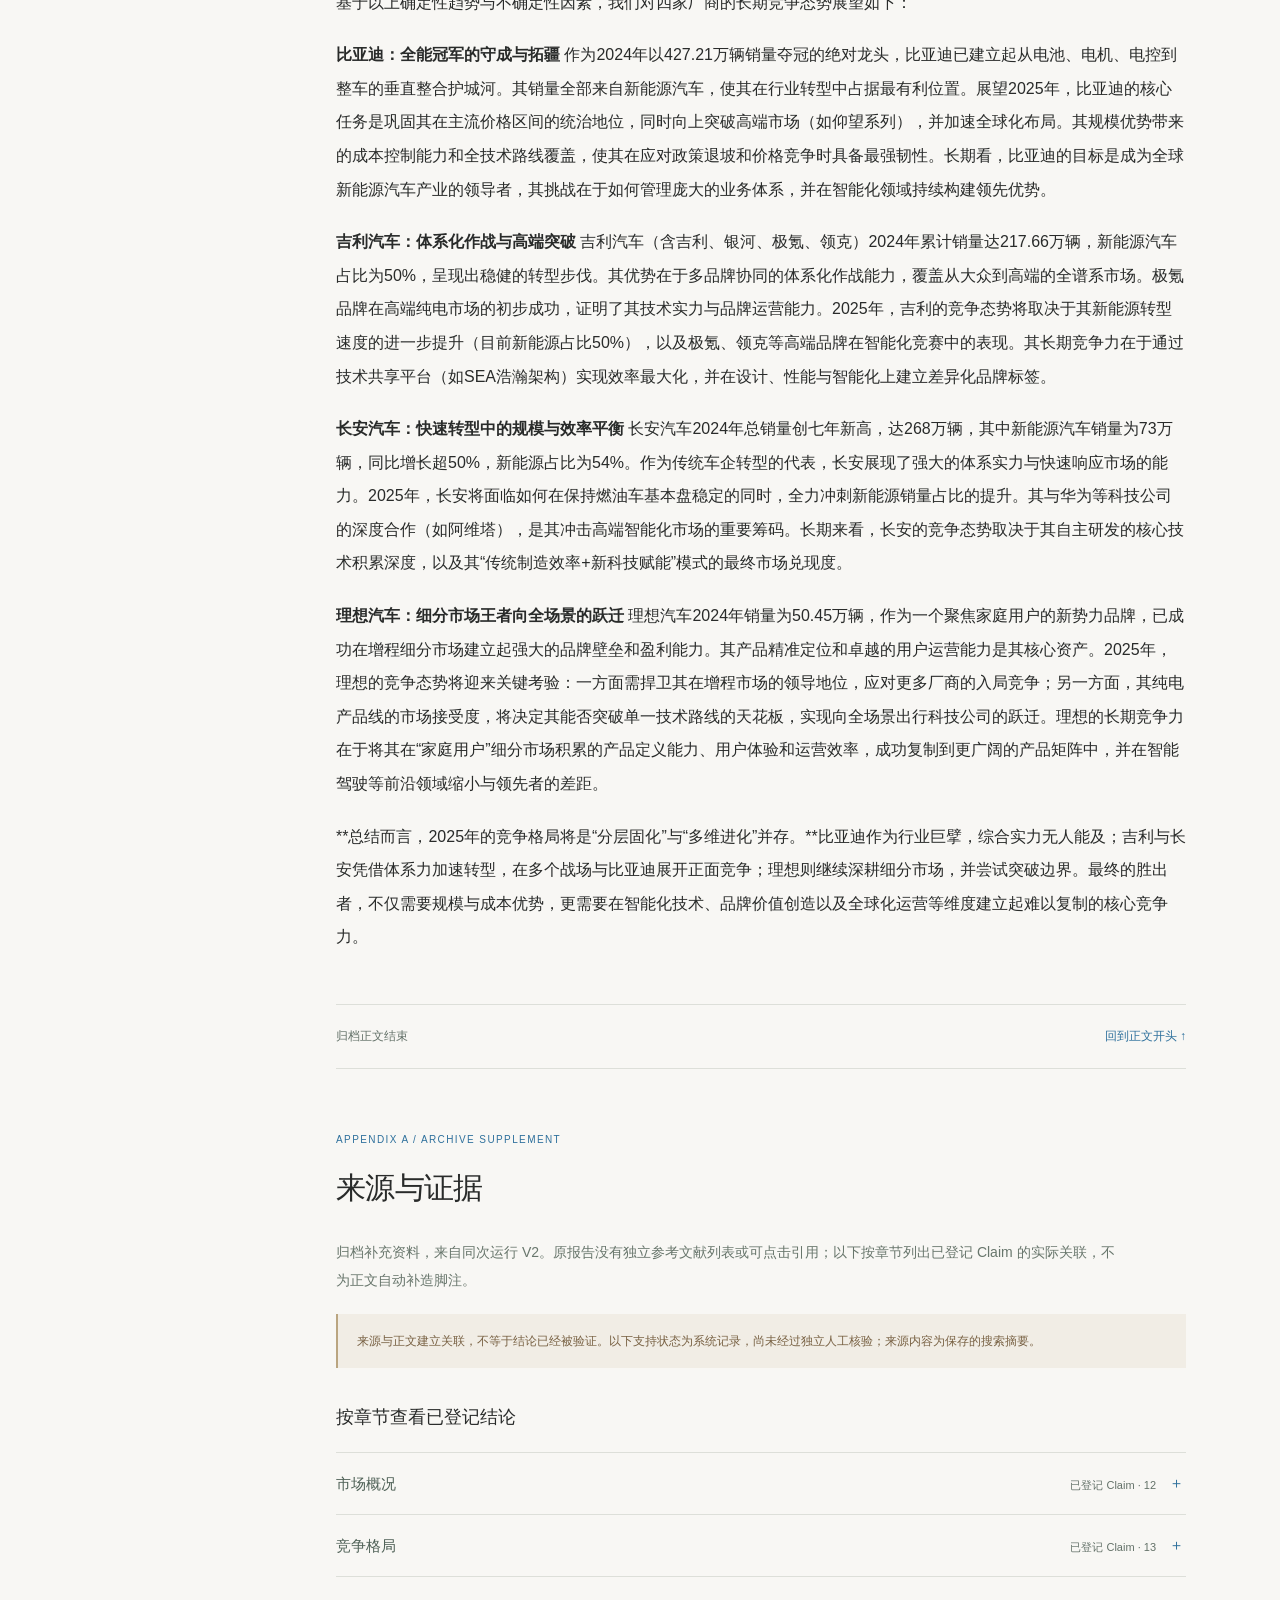
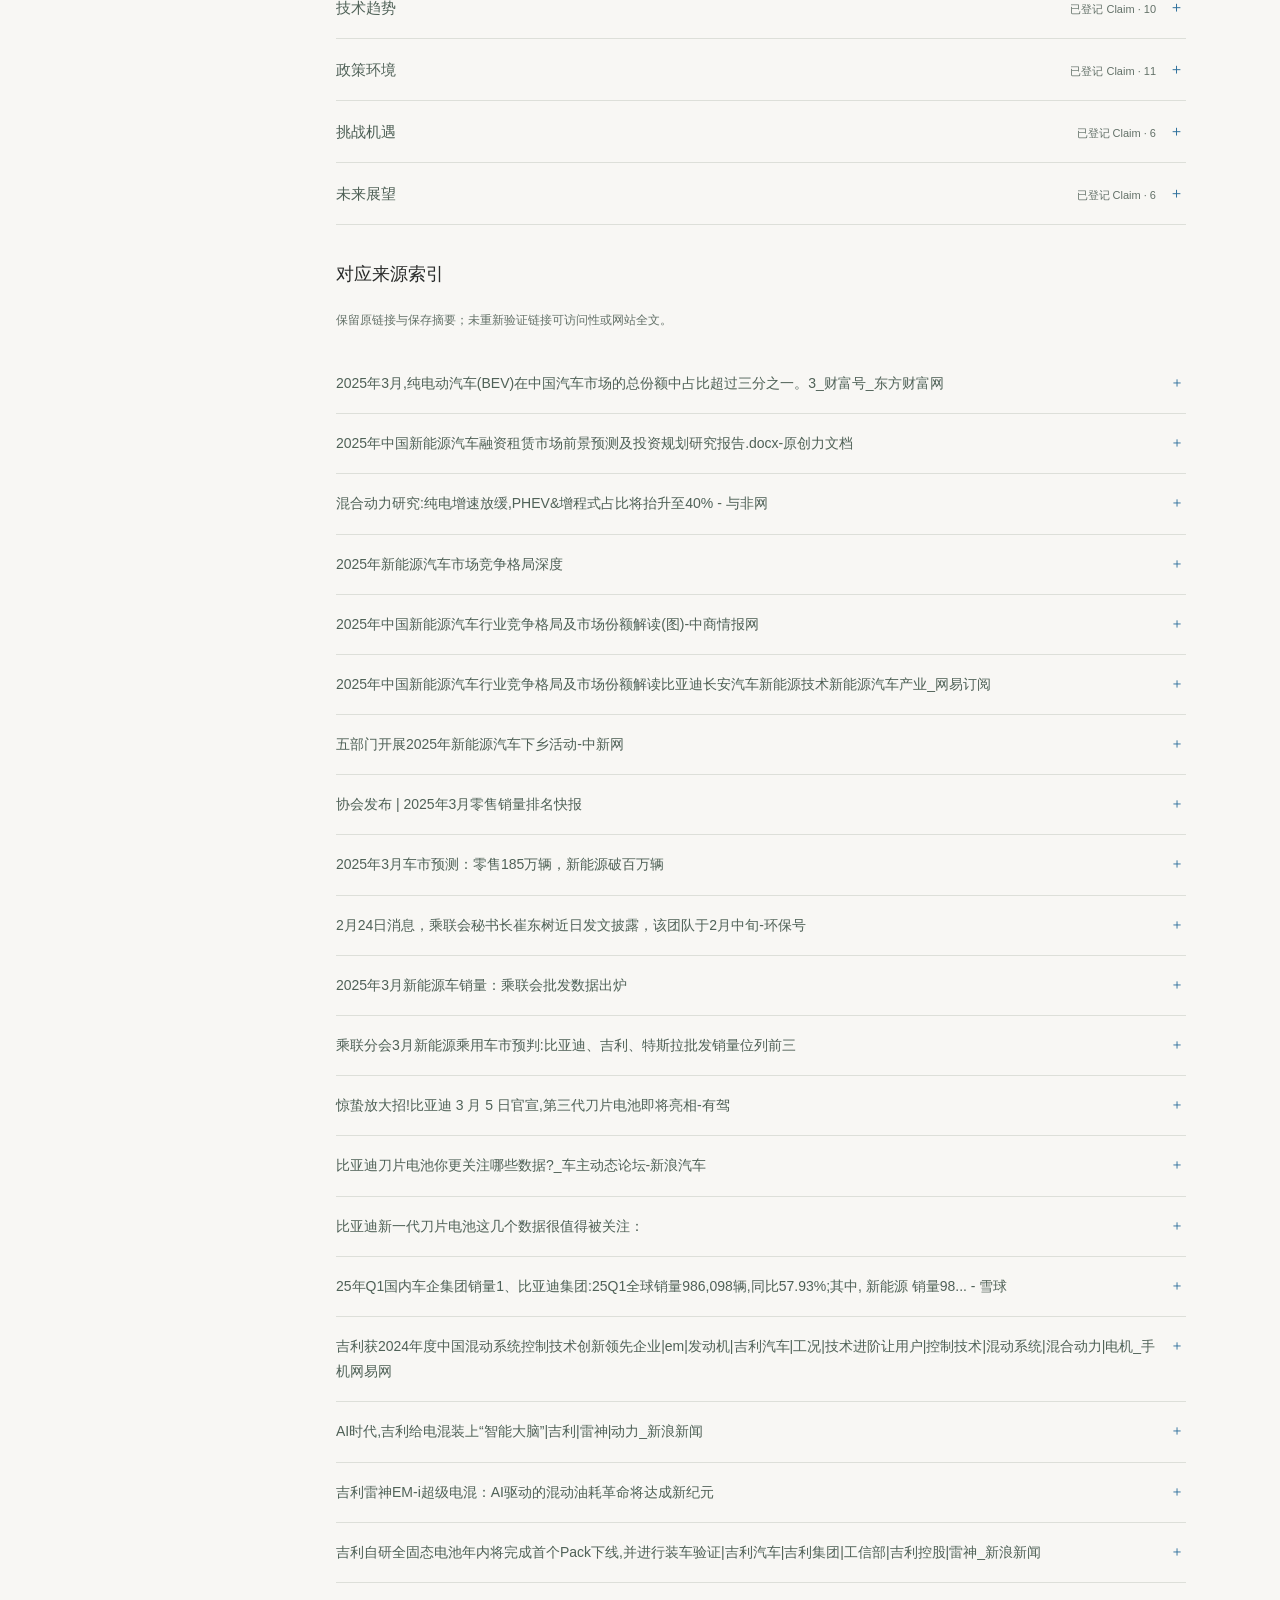
<file: projects/deepresearch/report/index.html>
<!doctype html>
<html lang="zh-CN"><head><meta charset="utf-8"><meta name="viewport" content="width=device-width,initial-scale=1"><meta name="description" content="DeepResearch 真实归档 Report V2：新能源汽车竞争格局完整研究原文、来源证据及对应审核记录。"><meta http-equiv="Content-Security-Policy" content="default-src 'self'; script-src 'self'; style-src 'self'; img-src 'self'; connect-src 'none'; object-src 'none'; base-uri 'none'; form-action 'none'"><title>新能源汽车竞争格局 · Report V2 | DeepResearch</title><link rel="stylesheet" href="styles.css"><script src="app.js" defer=""></script></head>
<body><a class="skip-link" href="#report-body">跳到报告正文</a><header class="reader-header"><div class="reader-header-inner"><a class="reader-brand" href="../"><span>DR</span>DeepResearch</a><a class="return-case" href="../#delivery">← 返回项目案例</a><a id="reader-download" class="download-link" href="../assets/report-v2.md" download="DeepResearch-新能源汽车竞争格局-Report-V2.md">原始 Markdown <span aria-hidden="true">↓</span></a></div></header>
<div class="reader-shell"><aside class="desktop-toc"><nav class="toc-links" aria-label="报告目录"><span class="toc-label">REPORT CONTENTS</span><a href="#report-section-1">01 市场概况</a><a href="#report-section-2">02 竞争格局</a><a href="#report-section-3">03 技术趋势</a><a href="#report-section-4">04 政策环境</a><a href="#report-section-5">05 挑战机遇</a><a href="#report-section-6">06 未来展望</a><a href="#sources">附录 A · 来源与证据</a><a href="#reviews">附录 B · 报告审核记录</a></nav><p>报告原文与归档补充资料<br>分别呈现，可按章节查阅。</p></aside><main id="reader-main"><div class="reader-intro"><p class="reader-kicker">REAL RESEARCH REPORT <span>/</span> REPORT V2</p><div class="delivery-status"><span class="status-label">partial · 待核查初稿</span><span>已完成修订与复审</span></div><p class="delivery-boundary">报告已完成复审，尚未通过最终质量门禁。已核对报告与归档关联，未开展完整的独立人工事实核验；来源内容为保存的搜索摘要。</p><div class="appendix-shortcuts"><a href="#sources">来源与证据 ↗</a><a href="#reviews">报告审核记录 ↗</a></div></div>
<details class="mobile-toc"><summary>报告目录 <span aria-hidden="true">＋</span></summary><nav class="toc-links" aria-label="报告目录"><span class="toc-label">REPORT CONTENTS</span><a href="#report-section-1">01 市场概况</a><a href="#report-section-2">02 竞争格局</a><a href="#report-section-3">03 技术趋势</a><a href="#report-section-4">04 政策环境</a><a href="#report-section-5">05 挑战机遇</a><a href="#report-section-6">06 未来展望</a><a href="#sources">附录 A · 来源与证据</a><a href="#reviews">附录 B · 报告审核记录</a></nav></details>
<div class="original-label"><span>ARCHIVED ORIGINAL</span> 以下为归档原文</div><article id="report-body" class="report-prose" aria-labelledby="report-title" tabindex="-1"><h1 id="report-title">2025 年中国新能源汽车主要厂商的竞争格局是什么？请比较比亚迪、吉利、长安和理想汽车</h1>
<h2 id="report-section-1">市场概况</h2>
<p>2025年，中国新能源汽车市场已迈入主流普及的新阶段，行业普遍预测其渗透率将突破50%，标志着新能源汽车从政策驱动转向市场驱动，成为推动整体车市增长的核心引擎。根据乘联分会数据，2025年3月国内狭义乘用车零售销量达194.0万辆，同比增长14.4%。其中，新能源汽车零售量预计达100万辆，市场渗透率回升至54.1%，成为春季乘用车市场恢复的主要动力。</p>
<p>从季度数据看，市场增长势头强劲。2025年第一季度，新能源乘用车累计批发销量预计达286万辆，同比大增43%，远高于整体汽车市场12%的增速。全年来看，中国新能源汽车产销量预计将突破600万辆，同比增长超过40%。</p>
<p><strong>市场结构：纯电与插混/增程并存互补</strong>
当前市场呈现出纯电动汽车（BEV）与插电式混合动力/增程式电动车（PHEV/REEV）并驾齐驱、互补发展的格局。2025年3月，纯电动汽车在中国汽车市场的总份额中占比超过三分之一（&gt;33.3%），是增长最快的细分类型。与此同时，插电式混合动力与增程式电动车的合计份额也达到可观水平。行业预测显示，到2025年，中国PHEV与REEV合计销量份额将达40%。这一结构为后续分析比亚迪（纯电主导）、吉利/长安（混动+纯电双轨）及理想（增程优先）的差异化竞争路线提供了宏观背景。</p>
<p><strong>竞争格局初显：头部集中与梯队分化</strong>
2025年初的市场竞争格局已呈现出明显的头部集中效应与梯队分化。1月份数据显示，比亚迪以26.9%的市占率稳居榜首，吉利（15.8%）、长安（6.9%）分列二、三位。3月，比亚迪以37.14万辆的批发销量稳居月度榜首；吉利汽车紧随其后；特斯拉中国则以7.89万辆的销量位列前茅，但同比下降11.5%。理想汽车作为新势力代表，虽未进入销量前三，但被列为第二梯队主力，其2025年3月新能源批发销量创下历年3月历史新高，同比增幅达34%。长安汽车在部分月度销量榜单中未进入前三，但其整体新能源转型步伐坚定，第一季度新能源销量达19.4万辆，同比增长50.75%。</p>
<p>综上所述，2025年的中国新能源汽车市场在总量跨越新台阶的同时，内部技术路线分化与品牌竞争格局也已初步定型，为后续深入分析各主要厂商的竞争策略与优劣势奠定了基础。</p>
<h2 id="report-section-2">竞争格局</h2>
<p>2025年，中国新能源汽车市场已进入渗透率实质性突破50%的主流普及新阶段，市场竞争格局呈现出“一超多强、分层竞争”的鲜明特征。以比亚迪、吉利、长安为代表的传统车企转型巨头与新势力代表理想汽车，在市场份额、品牌定位及产品布局上形成了差异化竞争路径。本章将基于2025年最新数据，对这四家核心厂商的竞争态势进行深度剖析。</p>
<h3 id="report-subheading-2-1">一、市场份额与销量目标：头部集中，增速分化</h3>
<p>根据中国汽车工业协会数据，2025年1月，中国新能源汽车产销分别完成101.5万辆和94.4万辆，市场加速从政策驱动转向市场驱动。在零售端，市场集中度极高，前十厂商合计市场份额达79.8%。其中，比亚迪以26.9%的市占率稳居榜首，零售销量达20.02万辆。吉利汽车紧随其后，市场份额为15.8%，零售销量11.76万辆。长安汽车位列第三，市场份额为6.9%。理想汽车作为新势力代表，成功进入新能源厂商零售销量前十，位列第八。</p>
<p>从全年销量目标与完成情况看，四家厂商展现出不同的增长态势与战略雄心。比亚迪董事长王传福公布的2025年总销量目标高达550万辆，其中海外市场销量预计超80万辆，中国市场增速约30%。尽管目标激进，但比亚迪2025年全年实际销量为460.24万辆，同比增长7.73%，创历史新高，其中纯电车型销量225.67万辆，已超过特斯拉全球纯电销量。</p>
<p>吉利汽车展现出迅猛的增长势头。根据乘联会数据，2025年1月，吉利汽车零售销量为239,944辆，同比增长28.2%，是当月TOP10厂商中唯一实现正增长且增速最高的企业。全年累计销量超过302万辆，超额完成年度目标，新能源销量达到168.78万辆，同比增长约90%，占总销量比例已超过56%。</p>
<p>长安汽车2025年全年销量为291.3万辆，同比增长8.5%，创近九年新高，其新能源板块表现突出，成为增长重要引擎。理想汽车作为新势力头部玩家，2025年销量目标据媒体报道设定为70万辆，1月同比增幅为34%，在新势力中属于增长稳健的第二梯队主力。</p>
<h3 id="report-subheading-2-2">二、品牌定位与竞争策略：全谱系覆盖 vs. 细分市场聚焦</h3>
<p>四家厂商的品牌定位呈现出从“国民车”到“高端家庭”的清晰光谱。</p>
<p><strong>比亚迪</strong>定位为“科技普惠”的全民品牌，凭借垂直整合的供应链和“王朝”、“海洋”等系列产品矩阵，实现了从A00级到D级、从10万元以下到30万元以上的全价格带无缝覆盖。其核心优势在于成本控制与电池技术（刀片电池），通过规模效应巩固市场霸主地位。</p>
<p><strong>吉利汽车</strong>采取“多品牌协同、燃油与新能源并重”的均衡策略。通过吉利主品牌（含银河系列）、极氪、领克等品牌矩阵，实现了对经济型、主流、高端及性能细分市场的全覆盖。其2025年的高速增长，得益于银河系列（如星愿）在6-15万元市场的爆款效应，以及在燃油车市场“中国星”系列的稳定基本盘，形成了独特的“两条腿走路”竞争力。</p>
<p><strong>长安汽车</strong>的品牌策略强调“稳健转型与差异化突破”。依托长安启源、深蓝等新能源子品牌，长安正加速向电动化转型。其产品布局兼顾主流家用市场与个性化细分市场（如深蓝G318代表的硬派越野），在保持燃油车基本盘的同时，快速提升新能源占比，2025年新能源销量同比大涨51%。</p>
<p><strong>理想汽车</strong>则始终坚持“创造移动的家”这一高端家庭用户定位。其产品全部聚焦于增程式电动（EREV）路线，主力车型L系列价格带集中在30万至50万元区间。理想的竞争壁垒在于对家庭用户需求的深度挖掘和产品定义能力，以及“冰箱彩电大沙发”构建的独特用户体验。然而，其相对单一的价格带和技术路线，也使其在激烈的市场竞争中面临增长天花板的挑战。</p>
<h3 id="report-subheading-2-3">三、主力车型矩阵与价格带布局：鏖战主流市场，上探高端领域</h3>
<p>四家厂商的主力车型矩阵清晰地反映了各自的竞争重心。</p>
<p><strong>比亚迪</strong>的核心销量支柱来自10-20万元的主流家用市场，王朝系列的秦PLUS DM-i、宋Pro DM-i以及海洋系列的海鸥等车型贡献了绝大部分销量。同时，比亚迪通过腾势（D9）、仰望（U8）及方程豹等品牌向上突破，成功进入30万乃至百万元级高端市场，但销量贡献占比仍相对较小。</p>
<p><strong>吉利汽车</strong>的攻势在多个价格段同时展开。在10万元以下及10-15万元市场，银河L6、星舰7、E5等车型凭借高性价比与雷神电混技术强势抢夺份额；在15-20万元市场，银河E8等车型依托800V高压平台等科技配置参与竞争；在20万元以上市场，极氪、领克品牌则主打性能与高端体验。</p>
<p><strong>长安汽车</strong>同样深度参与10-20万元主战场，长安启源、深蓝系列的多款PHEV和BEV车型是主力。此外，其通过深蓝G318等车型切入硬派越野等个性化细分市场，避免了在主流市场的“绞肉机”式内卷，寻求差异化增长。</p>
<p><strong>理想汽车</strong>的车型矩阵高度聚焦，L7、L8、L9三款SUV车型覆盖了30-50万元的中大型SUV市场。其所有车型均采用增程式技术，完美契合了目标用户对无里程焦虑、大空间和豪华舒适的需求，但也意味着其市场容量受限于该特定价格带和车型类别。</p>
<h3 id="report-subheading-2-4">四、总结：格局固化与变数并存</h3>
<p>综上所述，2025年中国新能源汽车头部竞争格局已初步固化：<strong>比亚迪凭借全产业链与全价格带布局稳坐“一超”位置；吉利通过多品牌、全动力形式的均衡打法，成为最具威胁的“多强”之首；长安依托传统制造底蕴与快速转型，稳居主流阵营；理想则作为新势力代表，在高端家庭细分市场建立了坚固壁垒。</strong></p>
<p>然而，变数依然存在。比亚迪高达550万辆的销量目标与实际完成度之间的差距，以及下半年增长乏力，反映出其面临基数庞大后的增长压力。吉利凶猛的增速和超过300万辆的年销量，预示着其与比亚迪的差距正在快速缩小。长安新能源的爆发式增长，则展示了传统巨头转型的潜力与后劲。理想汽车在“蔚小理”新势力梯队中虽保持领先，但面对华为系（问界）等竞争对手的强势崛起，其增长前景面临更多挑战。未来竞争的核心，将超越单纯的价格与配置，进一步聚焦于智能化体验、全球化布局与生态构建等更深维度。</p>
<p></p><figure class="chart-placeholder" data-alt="2025年1月中国新能源汽车厂商零售市场份额分布"><span>图表占位 / 原文保留</span><p>2025年1月中国新能源汽车厂商零售市场份额分布</p><figcaption>原报告图表占位，未提供可用图像</figcaption><code>chart_placeholder_01</code></figure><p></p>
<h2 id="report-section-3">技术趋势</h2>
<p>2025年，中国新能源汽车市场的技术竞争已从单纯的“电动化”转向“电动化”与“智能化”深度融合的双轮驱动格局。根据行业共识，动力电池能量密度提升、续航里程增加与成本降低，以及轻量化、智能化、低碳化是当前最核心的技术趋势。在此背景下，比亚迪、吉利、长安与理想汽车四家头部厂商基于自身禀赋，形成了差异显著且路径清晰的核心技术路线。</p>
<p><strong>一、 动力系统：从结构创新到AI赋能，技术路线高度分化</strong></p>
<p>在动力技术路线上，四家企业呈现出“纯电主导”、“混动+纯电双轨”、“混动深耕”与“增程优先”的多元化格局。</p>
<ul>
<li><p><strong>比亚迪：刀片电池持续迭代，确立纯电技术壁垒</strong>
比亚迪凭借垂直整合的产业链优势，其核心壁垒在于持续迭代的刀片电池技术。2025年3月，比亚迪官宣了第三代刀片电池，其电芯能量密度达到约230Wh/kg，较第二代（约199-200Wh/kg）提升约15%。比亚迪刀片电池采用磷酸铁锂化学体系，在针刺测试中表现出无明火、无烟、表面温升仅30–60°C的极高安全性。结合CTP/CTB等结构创新技术，搭载第三代刀片电池的汉EV实现了CLTC续航突破1000公里的里程碑。此外，新一代刀片电池支持充电倍率超5.5C、放电倍率超14C，为高压快充和高性能输出奠定了基础。同时，比亚迪正从“量变”转向“智变”，明确将智能驾驶作为2025年的核心KPI之一。</p>
</li>
<li><p><strong>吉利：雷神AI电混2.0引领混动智能化，布局固态电池</strong>
吉利在混合动力领域构建了深厚的技术护城河，并荣获“2024年度中国汽车混合动力控制技术创新领先企业”奖项。2025年6月，吉利正式发布行业首个基于AI场景引擎的动力域智能体——星睿AI云动力2.0，驱动其雷神电混系统升级为“雷神AI电混2.0”。该系统包含雷神EM-i AI电混、雷神EM-P AI电混等路径，通过AI模型实现动力系统对驾驶行为和环境的实时理解与自我调节。搭载该技术的轿车可实现低至2L/100km的油耗，SUV油耗为3L/100km。在电池领域，吉利采取“多条腿走路”策略，除“神盾金砖电池”外，正稳步推进半固态与全固态电池的产业化，计划于2026年完成自研全固态电池首个Pack下线并装车验证。</p>
</li>
<li><p><strong>长安：蓝鲸混动稳扎稳打，智能化协同推进</strong>
长安汽车依托其成熟的蓝鲸动力平台，在插电式混合动力领域稳扎稳打。蓝鲸iDD混动系统强调“全速域、全场域、全温域”的稳定表现，具备灵活适用性，可根据路况智能切换纯电、混动或燃油模式。在智能化方面，长安与华为等科技公司深度合作，推动智能驾驶与智能座舱技术的快速落地。尽管在公开的2025年新能源汽车下乡车型目录中未见长安品牌，但其技术路线在下沉市场仍具潜力。</p>
</li>
<li><p><strong>理想汽车：增程平台持续优化，高压纯电战略清晰</strong>
理想汽车坚持“创造移动的家”的产品理念，其技术路线以增程式电动（REEV）为核心。增程技术作为一种特殊的插电式混合动力，有效解决了纯电车型的里程焦虑。PHEV与REEV作为新能源汽车的重要技术路线，受益于结构性换轨趋势，市场正加速放量。理想在持续优化增程平台效率与NVH表现的同时，其高压纯电技术路线（如800V平台）的研发与落地规划也日益清晰，旨在为未来纯电车型的快速补能和性能表现做好技术储备。</p>
</li>
</ul>
<p><strong>二、 智能化：从功能堆砌到体验重构，竞争步入深水区</strong></p>
<p>智能化已成为与三电技术并驾齐驱的关键竞争维度，四家厂商在智能驾驶与智能座舱的投入与进展各有侧重。</p>
<ul>
<li><p><strong>研发投入与落地进展</strong>：当前公开资料普遍缺乏厂商级微观研发数据，但从业内动态可见端倪。比亚迪重新整合智能驾驶研发资源，并设定了高阶目标；吉利凭借161件混动系统控制授权专利和“全域AI智能化”布局，在AI赋能动力系统层面走在行业前列；长安则通过外部生态合作加速智能化功能上车；理想汽车在智能座舱的交互体验和家庭场景优化上建立了用户口碑。</p>
</li>
<li><p><strong>技术范式差异</strong>：四家企业的智能化路径呈现差异化。比亚迪和吉利侧重于底层核心技术的自研与垂直整合，如电池、电混系统与AI算法的深度融合；长安和理想则更注重通过开放合作与场景定义，快速集成行业先进技术并优化用户体验。</p>
</li>
</ul>
<p>总体而言，2025年四家主要厂商的技术竞争已呈现出鲜明的路径依赖与战略分野。比亚迪凭借刀片电池在纯电赛道构筑材料与结构创新的双重壁垒；吉利以AI深度赋能的雷神电混系统引领混合动力进入智能化新时代；长安依托蓝鲸混动与生态合作稳健推进；理想则围绕家庭出行场景，深化增程优势并布局高压纯电未来。技术路线的多元化，正共同推动中国新能源汽车产业向更安全、更高效、更智能的方向演进。</p>
<h2 id="report-section-4">政策环境</h2>
<p>进入2025年，中国新能源汽车市场已实质性迈入主流普及阶段，市场渗透率预计将历史性地突破50%，标志着行业“市场驱动”特征日益凸显。然而，政策环境依然是塑造竞争格局、引导技术路线和影响企业盈利结构的关键外部变量。本章将系统梳理购置税、双积分、充电基础设施及智能化法规等核心政策，并分析其对比亚迪、吉利、长安、理想汽车四家主要厂商的差异化影响。</p>
<h3 id="report-subheading-4-1">一、购置税政策：从普惠到精准，影响产品结构与盈利能力</h3>
<p>车辆购置税减免政策是当前最直接刺激消费的财政工具。根据现行政策，2024年1月1日至2025年12月31日期间，购置新能源汽车免征车辆购置税，每辆新能源乘用车免税额不超过3万元；2026年1月1日至2027年12月31日期间，购置税将减半征收，每辆新能源乘用车减税额不超过1.5万元。这一明确的政策周期为市场提供了稳定的预期。</p>
<p><strong>对各厂商的影响分析：</strong></p>
<ol>
<li><strong>比亚迪</strong>：作为产品线覆盖从10万元以下到30万元以上全价格区间的巨头，购置税减免对其全系车型均有普惠性利好。然而，对于其高端车型（如仰望、腾势部分车型），3万元的免税上限可能无法完全覆盖其购置税额，政策红利相对减弱。这或将促使比亚迪在高端市场更注重产品力本身而非价格补贴。</li>
<li><strong>吉利与长安</strong>：两家传统巨头正加速新能源转型，产品矩阵同样广泛。购置税减免政策有效降低了其插电混动（PHEV）和纯电（BEV）主力车型的终端售价，加速对同价位燃油车的替代。特别是对于定价在15-25万元的主流市场，3万元的免税额度能带来显著的价格竞争力，有助于其快速提升新能源销量占比。例如，2025年10万元至20万元价格区间新能源车型累计销量达694.1万辆，占新能源乘用车总量的53.4%，构成了市场主力。吉利在该区间拥有星越L（定价14.77–17.97万元）等核心销量支柱。购置税减免使同价位新能源车相比燃油车可节省5000–15000元税款，增强了其价格优势。</li>
<li><strong>理想汽车</strong>：理想汽车产品定位高端（主力车型售价30万元以上），3万元的免税上限对其单车购置税的减免比例相对较低。因此，购置税政策对其销量的边际刺激作用弱于对中低端市场的影响。理想汽车的竞争力更多依赖于其精准的家庭用户定位、增程式技术路线和智能化体验，而非价格端的直接政策红利。</li>
</ol>
<h3 id="report-subheading-4-2">二、双积分政策：从约束到激励，重塑企业战略与积分价值</h3>
<p>“双积分”政策是驱动车企生产新能源汽车的核心长效机制。2025年的政策环境呈现“执行趋严”与“规则优化”并行的特点。一方面，工业和信息化部装备工业发展中心已于2025年5月正式启动2024年度双积分数据核算审查工作，依据现行《乘用车企业平均燃料消耗量与新能源汽车积分并行管理办法》（工信部等五部委令第64号）严格执行，监管力度加强。另一方面，政策本身正处于动态调整期，工信部已将《乘用车企业平均燃料消耗量与新能源汽车积分并行管理办法（修订）》列入2026年规章制定工作计划，并已于2025年1月就2026-2027年度的管理要求公开征求意见。</p>
<p>值得注意的是，现行政策已进行过关键调整：新能源乘用车标准车型积分分值平均下调约40%，并引入了“新能源汽车积分池管理”机制，允许企业将富余的正积分存储以备未来之需，有效期为五年。这旨在稳定积分交易市场价格，避免大幅波动。</p>
<p><strong>对各厂商的影响分析：</strong></p>
<ol>
<li><strong>比亚迪</strong>：作为新能源汽车销量绝对龙头，比亚迪拥有海量的新能源汽车正积分（NEV积分）。积分分值下调虽降低了其单积分收益，但其庞大的销量基数确保了积分总量的领先。积分池机制赋予其更大的策略灵活性，可以择机存储或出售积分，成为一项重要的利润来源和现金流补充。</li>
<li><strong>吉利与长安</strong>：两家企业均面临传统燃油车业务体量庞大的现实。在双积分考核下，它们必须通过销售足够多的新能源汽车来平衡企业平均燃料消耗量负积分。这构成了其加速向新能源转型的刚性约束和核心动力。其新能源汽车积分自给自足的能力，直接影响整体合规成本与盈利能力。目前，两家企业正通过推出雷神混动、蓝鲸混动等多款新能源车型积极满足积分要求。</li>
<li><strong>理想汽车</strong>：作为纯增程式电动车（REEV）生产商，理想汽车生产的所有车辆均计入新能源汽车积分。在积分计算规则中，增程式车型能获得可观的积分。这使得理想汽车同样是积分市场的“供给方”，能够通过出售积分获得额外收入。积分池机制同样有利于其管理积分资产，平滑收益。</li>
</ol>
<h3 id="report-subheading-4-3">三、充电基础设施与公共领域电动化：奠定市场扩张基础</h3>
<p>充电便利性是消除用户焦虑、推动新能源汽车普及的基石。国务院办公厅印发的《关于进一步构建高质量充电基础设施体系的指导意见》设定了到2030年建成高质量充电体系的目标。与此同时，2025年全国启动了第二批公共领域车辆全面电动化先行区试点，覆盖10个城市，聚焦公交、出租、环卫、邮政、城市物流等领域的全面电动化。</p>
<p><strong>对各厂商的影响分析：</strong></p>
<ol>
<li><strong>比亚迪</strong>：深度受益于公共领域电动化政策。其在电动大巴、出租车、环卫车等商用领域拥有绝对领先的市场份额和成熟的产品线。试点城市的扩大将直接带动其商用车型的销量，巩固其在B端市场的统治地位。</li>
<li><strong>吉利、长安、理想</strong>：充电网络的持续完善对所有厂商的纯电车型（BEV）销售都是长期利好。对于吉利和长安，这有助于提升其纯电子品牌的竞争力（如极氪、深蓝）。对于理想汽车，尽管当前主打增程无需依赖公共充电，但其在高压纯电平台上的技术储备（如理想MEGA）意味着未来向纯电市场拓展时，充电基础设施的完善程度将至关重要。</li>
</ol>
<h3 id="report-subheading-4-4">四、智能化法规与地方试点：塑造高阶竞争维度</h3>
<p>智能化已成为新能源汽车下半场的核心竞争要素。国家正推动智能网联汽车标准体系建设，强化自动驾驶技术法规与测试验证框架。地方层面，如深圳市发布的《加快打造人工智能先锋城市行动计划（2025—2026年）》，明确将新能源汽车与数字智慧交通、车路协同、AI大模型赋能智能驾驶列为协同发展重点。</p>
<p><strong>对各厂商的影响分析：</strong></p>
<ol>
<li><strong>比亚迪、吉利、长安</strong>：作为全栈或深度自研智能驾驶技术的厂商，明确的法规框架和测试标准为其技术落地提供了清晰的路径。在深圳等先锋城市，其高阶智能驾驶功能（如城市NOA）有望更快获得批准上路，形成先发优势。地方政策对AI和车路协同的扶持，也可能为这些在相关领域有布局的厂商带来合作机会。</li>
<li><strong>理想汽车</strong>：智能化是其品牌的核心标签之一。法规的完善和地方的试点支持，有助于其智能驾驶系统更快迭代和商业化。在法规框架内，谁能更安全、更高效地实现大规模城市智能驾驶落地，谁就能在高端市场建立更强的护城河。</li>
</ol>
<h3 id="report-subheading-4-5">小结</h3>
<p>综合来看，2025年的政策环境呈现出 <strong>“普惠性消费激励平稳退坡，结构性约束与引导性政策持续深化”</strong> 的特征。购置税减免提供了稳定的消费端托底，但红利对所有厂商并非均等。双积分政策作为核心的生产端约束，其修订方向（如积分池）正在引导市场从粗放增长转向高质量、高效率发展，积分管理能力成为企业新的竞争力。充电设施与公共领域电动化政策为市场扩容奠定基础，而智能化法规则为下半场竞争划定了新赛道。在此背景下，比亚迪凭借其全产业链布局和庞大的新能源体量，对各类政策的适应性和获益能力最强；吉利与长安需在政策约束下加速转型，平衡传统与新兴业务；理想汽车则需在有限的直接价格激励下，依靠产品定义和技术创新在高端市场持续突破。</p>
<h2 id="report-section-5">挑战机遇</h2>
<p>进入2025年，中国新能源汽车市场在渗透率实质性突破50%并迈向主流普及阶段的同时，头部厂商面临的挑战与机遇呈现出结构化差异。比亚迪、吉利、长安与理想汽车凭借各自的资源禀赋与战略定位，将在行业共同的风险敞口中寻求差异化的破局路径。</p>
<h3 id="report-subheading-5-1">一、核心挑战：成本、技术与政策的多重压力</h3>
<p><strong>1. 原材料成本与供应链风险</strong>
新能源汽车供应链对镍、钴、锂等关键稀有金属的依赖构成持续性风险。尽管2024年部分原材料价格有所回调，但地缘政治与资源集中度高的特性意味着供应紧张与价格波动仍是悬在车企头上的达摩克利斯之剑。这对于<strong>比亚迪</strong>（垂直整合度高，尤其电池自供）和<strong>理想汽车</strong>（增程式路线对电池依赖度相对低于纯电）构成不同程度的成本压力。比亚迪凭借庞大的采购规模与上游布局（如锂矿投资）具备更强的抗风险能力，而吉利与长安则需在供应链管理上投入更多资源以稳定成本。</p>
<p><strong>2. 技术迭代与智能化竞赛</strong>
技术风险已成为行业核心挑战。电池性能（能量密度、安全、快充）、续航里程及智能化（高阶智能驾驶、智能座舱）是产品差异化的关键。2025年，<strong>比亚迪</strong>在刀片电池与CTB技术上的积累是其护城河，但其智能化（尤其是城市NOA）的追赶速度将面临市场检验。<strong>吉利</strong>（依托亿咖通、魅族生态及自研芯片）与<strong>理想汽车</strong>（城市NOA落地与高压纯电平台推进）在智能化领域投入激进，但持续的巨额研发投入将考验其财务健康度。<strong>长安</strong>与华为的深度合作（阿维塔、深蓝）使其在智能化上具备后发优势，但外部技术依赖也可能带来不确定性。</p>
<p><strong>3. 激烈的价格战与盈利压力</strong>
尽管2024年四季度价格战趋稳，但在渗透率持续攀升至57%（乘联会预测）的背景下，市场竞争白热化将长期存在。<strong>比亚迪</strong>凭借全产业链成本控制与规模效应，在价格战中拥有最强的防御能力。<strong>吉利</strong>与<strong>长安</strong>在转型过程中仍需平衡新能源与燃油车业务的利润结构，价格战对其整体盈利冲击更为显著。<strong>理想汽车</strong>定位高端家庭市场，虽一定程度上避开了低端价格战，但其纯电车型的推出将直面与比亚迪、特斯拉等企业的直接竞争，毛利率承压风险增大。</p>
<p><strong>4. 产业政策与国际贸易壁垒</strong>
国内产业政策风险突出，购置税减免等政策的延续性、双积分考核调整将直接影响企业产品布局与盈利结构。四家企业均需为可能的政策退坡预留财务缓冲。</p>
<p>更为严峻的是出口面临的贸易壁垒。美国拟将中国新能源汽车关税提至100%，欧盟反补贴调查可能导致针对性加征关税。这对出口规模大且增长迅速的<strong>比亚迪</strong>和<strong>吉利</strong>构成直接冲击。根据公开数据，比亚迪2024年汽车出口量达43.3万辆，同比增长71.8%；吉利出口量为40.39万辆，同比增长53%。<strong>长安</strong>与<strong>理想</strong>的海外布局尚在初期，但全球化的雄心必然面临此挑战。RCEP框架虽提供了一定的市场扩张与贸易便利化机遇，但难以完全抵消欧美主要市场的壁垒影响。</p>
<p><strong>5. 基础设施与安全隐忧</strong>
充电基础设施建设滞后、投资成本高的问题依然存在，制约了纯电动车型的进一步普及，这对<strong>比亚迪</strong>的纯电主力车型和<strong>理想</strong>新推出的纯电系列构成潜在制约。同时，电池安全风险仍是行业共同课题，任何严重的安全事故都可能对品牌造成毁灭性打击，四家企业均需在BMS（电池管理系统）与整车安全设计上持续加码。</p>
<h3 id="report-subheading-5-2">二、战略机遇：出海、整合与技术输出</h3>
<p><strong>1. 出口增长与市场多元化</strong>
尽管面临贸易壁垒，但全球汽车电动化趋势不可逆转。2024年中国新能源乘用车出口已达129.0万辆，同比增长24.3%。<strong>比亚迪</strong>凭借先发优势和丰富的产品矩阵，在东南亚、中东、欧洲等地已建立桥头堡。<strong>吉利</strong>（通过极氪、领克品牌）与<strong>长安</strong>正加速海外本地化生产布局，以规避关税风险。<strong>理想汽车</strong>的海外战略聚焦高端市场，其独特的家庭用车定位和增程技术（在充电设施欠佳地区有优势）可能成为差异化突破口。RCEP区域及“一带一路”沿线国家仍是重要的增量市场。</p>
<p><strong>2. 技术出海与供应链整合</strong>
中国新能源汽车在“三电”技术（电池、电机、电控）及智能化领域已形成局部领先。<strong>比亚迪</strong>的刀片电池技术、e平台3.0已开始对外授权（如供应特斯拉传闻），实现从产品出海到技术出海的跃迁。<strong>吉利</strong>的SEA浩瀚架构、<strong>长安</strong>的EPA平台也具备技术输出的潜力。供应链整合方面，头部企业通过投资、合资等方式向上游延伸，或通过规模化采购压低成本，构建更韧性的供应链体系。</p>
<p><strong>3. 智能化生态的变现机遇</strong>
智能化不仅是产品功能，更是未来商业模式变革的基础。<strong>理想汽车</strong>和<strong>吉利</strong>在智能座舱生态、用户数据运营上布局较早，有望通过软件服务、生态互联开辟新的收入来源。<strong>比亚迪</strong>在补齐智能化短板后，其庞大的用户基数是其开发生态价值的巨大富矿。</p>
<p><strong>4. 国内市场结构性机会</strong>
乘联会预测2025年新能源乘用车零售量将达1565万辆，同比增长28%，渗透率高达66.8%。市场增长虽放缓，但存量替代与消费升级并存。<strong>比亚迪</strong>有望继续收割主流大众市场；<strong>吉利</strong>与<strong>长安</strong>在10-25万元主流价位段的混动与纯电车型竞争中将受益于其品牌认知与渠道优势；<strong>理想</strong>则在30万元以上高端家庭市场巩固其领导地位，并探索纯电市场的增量。</p>
<h3 id="report-subheading-5-3">三、总结：四厂商风险机遇矩阵</h3>
<div class="table-scroll" role="region" aria-label="原报告表格，可横向滚动" tabindex="0"><table>
<thead>
<tr>
<th scope="col" data-align="left">厂商</th><th scope="col" data-align="left">核心挑战</th><th scope="col" data-align="left">关键机遇</th></tr>
</thead>
<tbody><tr>
<td data-align="left"><strong>比亚迪</strong></td><td data-align="left">智能化追赶压力；欧美贸易壁垒对出口的直接冲击；规模巨大后的管理复杂度与质量风险。</td><td data-align="left">全产业链成本优势在价格战中凸显；技术（电池、平台）出海潜力最大；国内市场基本盘稳固。</td></tr>
<tr>
<td data-align="left"><strong>吉利汽车</strong></td><td data-align="left">新能源转型中燃油车利润下滑的平衡难题；智能化高投入带来的财务压力；高端品牌（极氪）面临激烈竞争。</td><td data-align="left">技术架构（SEA）与智能化生态（亿咖通、魅族）的协同效应；海外市场多元化布局；品牌矩阵完善。</td></tr>
<tr>
<td data-align="left"><strong>长安汽车</strong></td><td data-align="left">对华为等外部技术合作的依赖风险；中低端市场竞争激烈，盈利承压；海外品牌影响力建设处于初期。</td><td data-align="left">华为智能化赋能带来的产品力快速提升；传统制造体系与成本控制能力；政府资源与国内渠道优势。</td></tr>
<tr>
<td data-align="left"><strong>理想汽车</strong></td><td data-align="left">纯电车型推出后毛利率面临考验；产品线相对单一，市场风险集中；作为新势力，抗宏观风险能力相对较弱。</td><td data-align="left">高端家庭用户心智占领牢固；增程技术在特定海外市场有优势；用户运营与生态变现模式探索领先。</td></tr>
</tbody></table>
</div><p>总体而言，2025年四家头部厂商的竞争已从单纯的销量比拼，升级为涵盖<strong>供应链韧性、技术迭代速度、成本控制能力、智能化落地水平及全球化风险应对</strong>的综合体系较量。谁能更好地化解共性风险，并抓住结构性机遇，谁就将在下一阶段的行业整合中占据更有利的位置。</p>
<h2 id="report-section-6">未来展望</h2>
<p>基于对2024年市场数据的复盘与行业趋势的研判，2025年中国新能源汽车市场的竞争格局将呈现出“头部集中、分层竞争”的确定性态势，行业正处在从规模扩张向价值竞争、从国内深耕向全球布局的关键转折期。在此背景下，比亚迪、吉利、长安、理想四家厂商将依据其各自的核心禀赋，在差异化的赛道上展开新一轮角逐。</p>
<h3 id="report-subheading-6-1">确定性趋势：市场结构固化与竞争维度深化</h3>
<p><strong>1. 市场渗透率迈过关键门槛，竞争进入主流化阶段</strong>
2024年，中国新能源汽车销量已达1286.6万辆，同比增长35.5%，新车销量占汽车总销量的比例达到40.9%。进入2025年，市场渗透率预计将实质性突破50%（据中国电动汽车百人会等机构预测），标志着新能源汽车从替代品转变为市场主流选择。这一根本性变化意味着竞争将更加全面和激烈，厂商的竞争焦点将从早期的“电动化”普及，全面转向“智能化”体验、品牌价值与全生命周期成本的综合较量。</p>
<p><strong>2. 技术路线格局清晰，厂商路径依赖形成</strong>
纯电动（BEV）、插电混动（PHEV）与增程式（REEV）多元技术路线并存的格局已成定局。数据显示，PHEV+REEV的市场份额预计在2025年将达到40%，而BEV份额约为33.3%。这为四家厂商的差异化战略提供了土壤：比亚迪凭借其垂直整合的产业链优势，在纯电与插混领域双线并进；吉利与长安则依托传统造车底蕴，在混动与纯电双轨布局上寻求平衡与突破；理想汽车则继续深耕增程技术路线，并逐步向高压纯电平台演进。技术路线的选择已成为企业长期战略的基石，短期内难以颠覆。</p>
<p><strong>3. 政策环境明确，但支持力度结构性退坡</strong>
关键政策如车辆购置税减免已形成清晰的退坡路径。根据财政部等三部门公告，2024年至2025年期间购置的新能源汽车继续免征车辆购置税（每辆免税额不超过3万元），而2026年至2027年将调整为减半征收。这一明确的政策预期，一方面为2025年的市场提供了稳定的需求支撑，另一方面也倒逼所有厂商必须在2025年及之前强化自身的产品力与成本控制能力，以应对未来政策红利减弱后的纯市场竞争。购置税减免等关键政策是否延续及‘双积分’政策的具体调整，将成为影响厂商产品布局与盈利结构的重要变量。</p>
<p><strong>4. 竞争维度聚焦技术、品牌与价格，智能化成为核心战场</strong>
正如行业分析所指，2025年新能源汽车市场的竞争将聚焦于技术、品牌和价格三大方面。其中，智能化（涵盖智能驾驶与智能座舱）已被确立为下半场竞争的核心要素。电池技术的持续突破，如固态电池、钠离子电池等新技术的产业化进程，将推动续航里程和成本优化，但智能化体验的差异将成为高端市场产品力分层的决定性因素。</p>
<h3 id="report-subheading-6-2">不确定性因素与风险</h3>
<p>尽管趋势明确，但2025年的竞争格局仍面临几大不确定性：</p>
<ol>
<li><strong>宏观消费环境</strong>：经济周期波动对大宗消费品需求的影响，可能改变市场竞争的激烈程度与价格战的范围。</li>
<li><strong>技术突破节奏</strong>：固态电池等下一代电池技术的商业化落地速度，可能重塑各企业在续航与成本方面的竞争优势。</li>
<li><strong>全球化进程的地缘政治风险</strong>：头部企业将全球化作为战略重心，但国际贸易保护主义抬头可能为出海业务带来额外挑战。</li>
<li><strong>供应链稳定性</strong>：关键原材料价格波动与地缘政治对供应链的冲击，将持续考验各厂商的供应链管理能力与成本韧性。</li>
</ol>
<h3 id="report-subheading-6-3">四家厂商长期竞争态势展望</h3>
<p>基于以上确定性趋势与不确定性因素，我们对四家厂商的长期竞争态势展望如下：</p>
<p><strong>比亚迪：全能冠军的守成与拓疆</strong>
作为2024年以427.21万辆销量夺冠的绝对龙头，比亚迪已建立起从电池、电机、电控到整车的垂直整合护城河。其销量全部来自新能源汽车，使其在行业转型中占据最有利位置。展望2025年，比亚迪的核心任务是巩固其在主流价格区间的统治地位，同时向上突破高端市场（如仰望系列），并加速全球化布局。其规模优势带来的成本控制能力和全技术路线覆盖，使其在应对政策退坡和价格竞争时具备最强韧性。长期看，比亚迪的目标是成为全球新能源汽车产业的领导者，其挑战在于如何管理庞大的业务体系，并在智能化领域持续构建领先优势。</p>
<p><strong>吉利汽车：体系化作战与高端突破</strong>
吉利汽车（含吉利、银河、极氪、领克）2024年累计销量达217.66万辆，新能源汽车占比为50%，呈现出稳健的转型步伐。其优势在于多品牌协同的体系化作战能力，覆盖从大众到高端的全谱系市场。极氪品牌在高端纯电市场的初步成功，证明了其技术实力与品牌运营能力。2025年，吉利的竞争态势将取决于其新能源转型速度的进一步提升（目前新能源占比50%），以及极氪、领克等高端品牌在智能化竞赛中的表现。其长期竞争力在于通过技术共享平台（如SEA浩瀚架构）实现效率最大化，并在设计、性能与智能化上建立差异化品牌标签。</p>
<p><strong>长安汽车：快速转型中的规模与效率平衡</strong>
长安汽车2024年总销量创七年新高，达268万辆，其中新能源汽车销量为73万辆，同比增长超50%，新能源占比为54%。作为传统车企转型的代表，长安展现了强大的体系实力与快速响应市场的能力。2025年，长安将面临如何在保持燃油车基本盘稳定的同时，全力冲刺新能源销量占比的提升。其与华为等科技公司的深度合作（如阿维塔），是其冲击高端智能化市场的重要筹码。长期来看，长安的竞争态势取决于其自主研发的核心技术积累深度，以及其“传统制造效率+新科技赋能”模式的最终市场兑现度。</p>
<p><strong>理想汽车：细分市场王者向全场景的跃迁</strong>
理想汽车2024年销量为50.45万辆，作为一个聚焦家庭用户的新势力品牌，已成功在增程细分市场建立起强大的品牌壁垒和盈利能力。其产品精准定位和卓越的用户运营能力是其核心资产。2025年，理想的竞争态势将迎来关键考验：一方面需捍卫其在增程市场的领导地位，应对更多厂商的入局竞争；另一方面，其纯电产品线的市场接受度，将决定其能否突破单一技术路线的天花板，实现向全场景出行科技公司的跃迁。理想的长期竞争力在于将其在“家庭用户”细分市场积累的产品定义能力、用户体验和运营效率，成功复制到更广阔的产品矩阵中，并在智能驾驶等前沿领域缩小与领先者的差距。</p>
<p>**总结而言，2025年的竞争格局将是“分层固化”与“多维进化”并存。**比亚迪作为行业巨擘，综合实力无人能及；吉利与长安凭借体系力加速转型，在多个战场与比亚迪展开正面竞争；理想则继续深耕细分市场，并尝试突破边界。最终的胜出者，不仅需要规模与成本优势，更需要在智能化技术、品牌价值创造以及全球化运营等维度建立起难以复制的核心竞争力。</p>
</article>
<div class="original-end"><span>归档正文结束</span><a href="#report-title">回到正文开头 ↑</a></div>
<section id="sources" class="reader-appendix" aria-labelledby="sources-title"><p class="appendix-kicker">APPENDIX A / ARCHIVE SUPPLEMENT</p><h2 id="sources-title">来源与证据</h2><p class="appendix-intro">归档补充资料，来自同次运行 V2。原报告没有独立参考文献列表或可点击引用；以下按章节列出已登记 Claim 的实际关联，不为正文自动补造脚注。</p><p class="appendix-note">来源与正文建立关联，不等于结论已经被验证。以下支持状态为系统记录，尚未经过独立人工核验；来源内容为保存的搜索摘要。</p><h3 class="appendix-subtitle">按章节查看已登记结论</h3><details class="appendix-group" id="evidence-sec_1"><summary><span>市场概况</span><span class="summary-meta">已登记 Claim · 12</span></summary><div class="appendix-group-body"><details class="claim-entry" id="claim_ecc0302e959076d356c8"><summary>2025年，中国新能源汽车市场已迈入主流普及的新阶段，行业普遍预测其渗透率将突破50%，标志着新能源汽车从政策驱动转向市场驱动，成为推动整体车市增长的核心引擎。</summary><div class="claim-body"><p class="binding-note">已关联来源，系统检查仍有未通过项。</p><div class="evidence-excerpt"><span class="entry-label">对应 Evidence · 保存节选</span><blockquote>中国电动汽车百人会副秘书长师建华在《新物种
新理念
新趋势——新能源汽车消费洞察与预测》发布会上预测,2025年新能源汽车销量达1650万辆(含出口),增速近30%,渗透率超过50%。2030年中国新能源渗透率将超过70%。(@中国经营报
记者
陈茂利)</blockquote><p class="evidence-origin">视频 | 2025年新能源汽车渗透率有望超50%_腾讯新闻 <span>保存的搜索摘要</span></p><a class="record-link" href="#source_b4336ec406bfa0ff4dad">查看来源摘要 ↗</a></div></div></details><details class="claim-entry" id="claim_ede97e710c98f089fb2b"><summary>根据乘联分会数据，2025年3月国内狭义乘用车零售销量达194.0万辆，同比增长14.4%。</summary><div class="claim-body"><p class="binding-note">已关联来源，系统检查仍有未通过项。</p><div class="evidence-excerpt"><span class="entry-label">对应 Evidence · 保存节选</span><blockquote>据中国汽车流通协会乘用车市场信息联席分会最新 零售 销量数据统计,2025年3月份国内狭义乘用车市场 零售 销量达194.0万辆,同比增长14.4%,环比增长40.2%;1-3月份累计销量512.7万辆,同比增长6.0%。 
3月分析: 在国家促消费政策刺激、上海车展前夕的新车发布以及各省市合力出台的促消费政策、叠加最近车企补贴加码等综合利好因素作用下,3月的车市消费主题已经从节前的燃油车消费为主转为节后的新能源消费为主,3月新能源车成为春季乘用车市场恢复的主要动力。3月全月零售194万辆,成为仅次于2018年3月(198万辆)的历史第二巅峰 。
本文数据是基于 中国汽车流通协会乘用车市场信息联席分会 月报表-初稿。
*转载或引用本公众号的原创文章,请注明出处。</blockquote><p class="evidence-origin">协会发布 | 2025年3月零售销量排名快报 <span>保存的搜索摘要</span></p><a class="record-link" href="#source_b168eb91593da1f67efb">查看来源摘要 ↗</a></div></div></details><details class="claim-entry" id="claim_4349cfa656d8e651e533"><summary>其中，新能源汽车零售量预计达100万辆，市场渗透率回升至54.1%，成为春季乘用车市场恢复的主要动力。</summary><div class="claim-body"><p class="binding-note">已关联来源，证据支持仍待核查。</p><div class="evidence-excerpt"><span class="entry-label">对应 Evidence · 保存节选</span><blockquote>根据相关行业数据预测,2025年3月,国内狭义乘用车零售市场规模预计将达到约185万辆,与去年同期相比增长9.1%,环比上月增幅达33.7%。这一数据显示出3月车市的强劲增长态势。
其中,新能源汽车的零售量预计将达到100万辆,市场渗透率回升至54.1%,成为推动车市增长的重要力量。回顾历史数据,中国新能源汽车月销量首次突破100万辆是在2024年8月。
分析认为,作为传统车市的销售旺季,3月延续了2月底的市场热度,整体氛围保持活跃。从供给端来看,各大车企积极加大研发投入,通过技术创新和多样化产品布局提升市场竞争力。同时,新车型密集上市,产品迭代速度明显加快,为消费者提供了更多优质选择,进一步激发了购车需求。
此外,新能源汽车渗透率在2025年3月再次超过50%,这得益于政策支持、技术进步以及消费者认知提升等多重因素的共同作用。随着智能化技术的普及和充电基础设施的不断完善,未来新能源汽车的市场渗透率有望继续提高。
本文属于原创文章,如若转载,请注明来源: 2025年3月车市预测:零售185万辆,新能源破百万辆 https://auto.zol.com.cn/963/9630008.html</blockquote><p class="evidence-origin">2025年3月车市预测：零售185万辆，新能源破百万辆 <span>保存的搜索摘要</span></p><a class="record-link" href="#source_c7cc418c3191fe4c9f65">查看来源摘要 ↗</a></div></div></details><details class="claim-entry" id="claim_e58844f3a7eb48868202"><summary>2025年第一季度，新能源乘用车累计批发销量预计达286万辆，同比大增43%，远高于整体汽车市场12%的增速。</summary><div class="claim-body"><p class="binding-note">已关联来源，证据支持仍待核查。</p><div class="evidence-excerpt"><span class="entry-label">对应 Evidence · 保存节选</span><blockquote>乘联分会公告数据显示,3月乘用车企业批发销量达114万辆,同比增长37%,环比增长37%。此外,乘联分会还综合预测了今年前1-3月累计批发销量,预计一季度将达到286万辆,同比大增43%。
数据显示,3月比亚迪以37.14万辆的成绩稳居榜首,紧随其后的是吉利汽车和特斯拉中国,其中特斯拉3月份批发销量为7.89万辆,同比下降了11.5%。
总体来看,新能源乘用车市场正呈现出强劲的发展势头,市场竞争也日趋白热化。</blockquote><p class="evidence-origin">2025年3月新能源车销量：乘联会批发数据出炉 <span>保存的搜索摘要</span></p><a class="record-link" href="#source_200922db2c8c470e4281">查看来源摘要 ↗</a></div></div></details><details class="claim-entry" id="claim_45a0a65de541930b3e57"><summary>全年来看，中国新能源汽车产销量预计将突破600万辆，同比增长超过40%。</summary><div class="claim-body"><p class="binding-note">已关联来源，证据支持仍待核查。</p><div class="evidence-excerpt"><span class="entry-label">对应 Evidence · 保存节选</span><blockquote>根据相关数据显示,2025年中国新能源汽车产销量预计将突破600万辆,同比增长超过40%。其中,纯电动汽车(BEV)和插电式混合动力汽车(PHEV)成为市场的主力军,市场份额不断扩大。 (2)在技术创新方面,中国新能源汽车行业取得了显著成果。电池能量密度和续航里程不断提高,智能化和网联化水平逐渐成熟。</blockquote><p class="evidence-origin">2025年中国新能源汽车融资租赁市场前景预测及投资规划研究报告.docx-原创力文档 <span>保存的搜索摘要</span></p><a class="record-link" href="#source_9adbd53412c47ae019ce">查看来源摘要 ↗</a></div></div></details><details class="claim-entry" id="claim_6cf14424f74dfe632656"><summary>2025年3月，纯电动汽车在中国汽车市场的总份额中占比超过三分之一（&gt;33.3%），是增长最快的细分类型。</summary><div class="claim-body"><p class="binding-note">已关联来源，系统检查仍有未通过项。</p><div class="evidence-excerpt"><span class="entry-label">对应 Evidence · 保存节选</span><blockquote>2025 年3月,纯电动汽车(BEV)在中国汽车市场的总份额中占比超过三分之一。 3 月标志着中国电动汽车市场淡季的结束 —— 这是由农历新年庆祝活动的时间安排所导致的。今年第一季度的最后一个月,新能源汽车(包括纯电和插电混动等)的销量接近 100 万辆(整体汽车市场销量为 190 万辆)。其增长率达到了 39%,而整个汽车市场的同比增长率为 12%,这是一个不错的成绩,尤其要考虑到 3 月份内燃机汽车(ICE)的销量同比下降了约 7.6 万辆。 内燃机汽车销量下降,电动汽车销量上升 —— 形势看起来不错...... 深入分析这些数据可以发现, 纯电动汽车是增长最快的类型,销量增长了 51%,达到 64.6 万辆,而插电式混合动力汽车(PHEV)增长了 25%,增程式电动汽车(EREV)增长了 4%。 这使得年初至今(YTD)的累计销量超过了 240 万辆。所以,仅在中国,我们预计新能源汽车今年的销量最终会远超过 1000 万辆。 从市场份额来看, 3 月新能源汽车的市场份额突破了 50% 的门槛,达到了 52%!仅纯电动汽车( BEV )就占中国汽车销量的 34%,而插电式混合动力汽车占 27%,增程式电动汽车占 8% ,这使得纯电动汽车成为中</blockquote><p class="evidence-origin">2025年3月,纯电动汽车(BEV)在中国汽车市场的总份额中占比超过三分之一。3_财富号_东方财富网 <span>保存的搜索摘要</span></p><a class="record-link" href="#source_e93638320d72c38036f8">查看来源摘要 ↗</a></div></div></details><details class="claim-entry" id="claim_c4c4fe8a15ae8b266b49"><summary>行业预测显示，到2025年，中国PHEV与REEV合计销量份额将达40%。</summary><div class="claim-body"><p class="binding-note">已关联来源，系统检查仍有未通过项。</p><div class="evidence-excerpt"><span class="entry-label">对应 Evidence · 保存节选</span><blockquote>中国新能源乘用车(EV&amp;PHEV&amp;REEV&amp;HEV)销量及同比增速 来源:佐思汽研《2023-2024年全球和中国混合动力汽车研究报告》 中国插电/增程式混动乘用车已经占新能源乘用车的30.6%,2023年,国内车企推出超过30款插电/增程式混动新车。随着新车型的不断涌现,插电/增程式混动乘用车销量将呈现持续增长的趋势,预计到2025年,中国插电/增程式混动乘用车销量份额占比将达到40%。</blockquote><p class="evidence-origin">混合动力研究:纯电增速放缓,PHEV&amp;增程式占比将抬升至40% - 与非网 <span>保存的搜索摘要</span></p><a class="record-link" href="#source_7d5b758ccbaa1bb96bfb">查看来源摘要 ↗</a></div></div></details><details class="claim-entry" id="claim_126a407ebacdafc4f70f"><summary>1月份数据显示，比亚迪以26.9%的市占率稳居榜首，吉利（15.8%）、长安（6.9%）分列二、三位。</summary><div class="claim-body"><p class="binding-note">已关联来源，证据支持仍待核查。</p><div class="evidence-excerpt"><span class="entry-label">对应 Evidence · 保存节选</span><blockquote>一、市场整体格局:头部集中与多元化并存
销量与份额
2025年1月,中国新能源汽车销量达94.4万辆,占汽车总销量的38.9%,市场加速从政策驱动转向市场驱动。比亚迪以26.9%的市占率稳居榜首,吉利(15.8%)、长安(6.9%)分列二三位,新势力中理想、问界、零跑增速显著,同比增幅分别达34%、319%、107%。全年销量数据显示,比亚迪以348.9万辆遥遥领先,特斯拉(66万辆)、上汽通用五菱(64.3万辆)紧随其后,新势力理想(50.4万辆)、问界(38.8万辆)、零跑(27万辆)成为第二梯队主力。
品牌分化与转型
传统车企加速新能源转型:吉利通过银河、极氪、领克多品牌矩阵覆盖全价位段,2024年新能源销量同比增长52%;一汽奔腾推出纯电序列“悦意”,悦意03以9.29万起售价冲击下沉市场,续航达565km,搭载AI大模型座舱。新势力中,理想、问界凭借增程技术精准定位家庭与高端用户,小鹏通过低价车型MONA 03(12万起)扩大份额。
二、10-20万主战场:技术与性价比的“绞肉机”
主流车型竞争白热化
比亚迪:王朝/海洋系列(秦PLUS、宋Pro DM-i)占其销量70%,但面临混动与纯电双重分流压力。
吉利银河:L6 EM-i(7.98万起)、星舰7 EM-i(9.78万起)、E5(10.78万起)覆盖7-15万区间,依托雷神电混与Flyme Auto车机抢占市场。
新势力与合资:零跑B10(9万级)、小鹏MONA 03(12万起)、丰田贴牌埃安(10-15万)以低价+智能化切入;BBA车型(如宝马i3、奔驰EQA)降价至15-20万,凭借豪华属性分食份额。
技术路线博弈
混动崛起:插混(PHEV)占比提升至57%,吉利雷神EM-P、比亚迪DM-i、长城柠檬混动形成技术矩阵。
纯电突破:快充与续航升级成焦点,如银河E8搭载800V平台,10分钟补能400km;奔</blockquote><p class="evidence-origin">2025年新能源汽车市场竞争格局深度 <span>保存的搜索摘要</span></p><a class="record-link" href="#source_c2a3210413d5b882ea7b">查看来源摘要 ↗</a></div></div></details><details class="claim-entry" id="claim_1ef14230f8929b2e59d6"><summary>3月，比亚迪以37.14万辆的批发销量稳居月度榜首；</summary><div class="claim-body"><p class="binding-note">已关联来源，证据支持仍待核查。</p><div class="evidence-excerpt"><span class="entry-label">对应 Evidence · 保存节选</span><blockquote>乘联分会公告数据显示,3月乘用车企业批发销量达114万辆,同比增长37%,环比增长37%。此外,乘联分会还综合预测了今年前1-3月累计批发销量,预计一季度将达到286万辆,同比大增43%。
数据显示,3月比亚迪以37.14万辆的成绩稳居榜首,紧随其后的是吉利汽车和特斯拉中国,其中特斯拉3月份批发销量为7.89万辆,同比下降了11.5%。
总体来看,新能源乘用车市场正呈现出强劲的发展势头,市场竞争也日趋白热化。</blockquote><p class="evidence-origin">2025年3月新能源车销量：乘联会批发数据出炉 <span>保存的搜索摘要</span></p><a class="record-link" href="#source_200922db2c8c470e4281">查看来源摘要 ↗</a></div></div></details><details class="claim-entry" id="claim_183bbe0b80c2f8d97a27"><summary>特斯拉中国则以7.89万辆的销量位列前茅，但同比下降11.5%。</summary><div class="claim-body"><p class="binding-note">已关联来源，证据支持仍待核查。</p><div class="evidence-excerpt"><span class="entry-label">对应 Evidence · 保存节选</span><blockquote>乘联分会公告数据显示,3月乘用车企业批发销量达114万辆,同比增长37%,环比增长37%。此外,乘联分会还综合预测了今年前1-3月累计批发销量,预计一季度将达到286万辆,同比大增43%。
数据显示,3月比亚迪以37.14万辆的成绩稳居榜首,紧随其后的是吉利汽车和特斯拉中国,其中特斯拉3月份批发销量为7.89万辆,同比下降了11.5%。
总体来看,新能源乘用车市场正呈现出强劲的发展势头,市场竞争也日趋白热化。</blockquote><p class="evidence-origin">2025年3月新能源车销量：乘联会批发数据出炉 <span>保存的搜索摘要</span></p><a class="record-link" href="#source_200922db2c8c470e4281">查看来源摘要 ↗</a></div></div></details><details class="claim-entry" id="claim_d5df1709b305ea5bd269"><summary>理想汽车作为新势力代表，虽未进入销量前三，但被列为第二梯队主力，其2025年3月新能源批发销量创下历年3月历史新高，同比增幅达34%。</summary><div class="claim-body"><p class="binding-note">已关联来源，系统检查仍有未通过项。</p><div class="evidence-excerpt"><span class="entry-label">对应 Evidence · 保存节选</span><blockquote>4月2日,乘联分会发布2026年3月新能源乘用车市场预判。其中指出,2026年春节时间较晚,受此影响,3月上半月仍处于节后消费修复期,市场热度恢复相对缓慢。随着各地以旧换新补贴发力、春季新车陆续上市,反内卷效果显现,终端热度逐步提升,下旬起市场开启季节性回暖,消费者观望情绪有望减弱。由于国际油价近期剧烈波动,国内油价上调力度较大,国内新能源渗透率逐周提升,成为3月乘用车市场恢复的重要驱动力。随着近期主力车企的电动化突破和部分爆款新品的推出,带动3月部分主力厂商创当月历史新高。3月的吉利汽车(00175.HK)、奇瑞汽车(09973.HK)、零跑汽车(09863.HK)、东风汽车、理想汽车(LI.US)、蔚来(NIO.US)汽车、上汽乘用车、极狐汽车、一汽红旗、东风日产、广汽丰田、智己汽车、上汽通用、北汽乘用车等厂商新能源批发销量均创出历年3月历史新高的优异表现。全国乘用车市场,2026年2月新能源销量万辆以上厂商的批发销量占总体新能源乘用车当月销量的93%。根据3月初步汇总数据,这些2月新能源销量万辆以上厂商企业的3月销量为99万辆。目前大部分厂商销量基本都已经锁定大数,部分因2月春节因素批发偏低厂商的3月表现很好,因此按照上月结构占比结合本月数据,测算3月全国新能源乘用车批发销量为112万辆。综上,根据月度初步乘联数据综合:2026年3月全国乘用车厂商新能源批发预估112万辆,同比去年持平,环比2月增长55%。</blockquote><p class="evidence-origin">乘联分会3月新能源乘用车市预判:比亚迪、吉利、特斯拉批发销量位列前三 <span>保存的搜索摘要</span></p><a class="record-link" href="#source_547c47eed87392d9e7f3">查看来源摘要 ↗</a></div></div></details><details class="claim-entry" id="claim_3e7c9f2a0504aa27872d"><summary>长安汽车在部分月度销量榜单中未进入前三，但其整体新能源转型步伐坚定，第一季度新能源销量达19.4万辆，同比增长50.75%。</summary><div class="claim-body"><p class="binding-note">已关联来源，证据支持仍待核查。</p><div class="evidence-excerpt"><span class="entry-label">对应 Evidence · 保存节选</span><blockquote>1、比亚迪集团:25Q1全球销量986,098辆,同比+57.93%;其中,新能源销量986,098辆,同比+57.93%,占比100%;海外销量213,042辆,同比+110.72%,占到全部销量的21.6%; 2、上汽集团:25Q1全球销量944,850辆,同比+13.27%;其中,新能源销量272,852辆,同比+29.89%,占比28.88%;海外销量219,026辆,同比-3.37%,占到全部销量的23.2%; 3、长安汽车:25Q1全球销量523,371辆,同比+21.13%;其中,新能源销量194,173辆,同比+50.75%,占比37.10%;海外销量159,585辆,同比+45.15%,占到全部销量的22.8%; 4、吉利汽车:25Q1全球销量703,824辆,同比+48.00%;其中,新能源销量339,200辆,同比+135.35%,占比48.19%;海外销量160,555辆,同比+2.00%,占到全部销量的22.8%; 5、奇瑞汽车:25Q1全球销量566,446辆,同比+17.10%;其中,新能源销量163,458辆,同比+171.80%,占比28.9%;海外销量255,465辆,同比+4.00%,占到全部销量的45.1%; 6、长城汽车:25Q1全球销量256,807辆,同比-6.73%;其中,新能源销量62,558辆,占比24.4%;海外销量90,890辆,同比+10.35%,占到全部销量的35.4%。</blockquote><p class="evidence-origin">25年Q1国内车企集团销量1、比亚迪集团:25Q1全球销量986,098辆,同比57.93%;其中, 新能源 销量98... - 雪球 <span>保存的搜索摘要</span></p><a class="record-link" href="#source_7deb7c6c874a9560e637">查看来源摘要 ↗</a></div></div></details></div></details><details class="appendix-group" id="evidence-sec_2"><summary><span>竞争格局</span><span class="summary-meta">已登记 Claim · 13</span></summary><div class="appendix-group-body"><details class="claim-entry" id="claim_2553416497321ba9fe85"><summary>2025年，中国新能源汽车市场已进入渗透率实质性突破50%的主流普及新阶段，市场竞争格局呈现出“一超多强、分层竞争”的鲜明特征。</summary><div class="claim-body"><p class="binding-note">已关联来源，系统检查仍有未通过项。</p><div class="evidence-excerpt"><span class="entry-label">对应 Evidence · 保存节选</span><blockquote>中国电动汽车百人会副秘书长师建华在《新物种
新理念
新趋势——新能源汽车消费洞察与预测》发布会上预测,2025年新能源汽车销量达1650万辆(含出口),增速近30%,渗透率超过50%。2030年中国新能源渗透率将超过70%。(@中国经营报
记者
陈茂利)</blockquote><p class="evidence-origin">视频 | 2025年新能源汽车渗透率有望超50%_腾讯新闻 <span>保存的搜索摘要</span></p><a class="record-link" href="#source_b4336ec406bfa0ff4dad">查看来源摘要 ↗</a></div></div></details><details class="claim-entry" id="claim_4edf987e1db7c71967ba"><summary>根据中国汽车工业协会数据，2025年1月，中国新能源汽车产销分别完成101.5万辆和94.4万辆，市场加速从政策驱动转向市场驱动。</summary><div class="claim-body"><p class="binding-note">已关联来源，系统检查仍有未通过项。</p><div class="evidence-excerpt"><span class="entry-label">对应 Evidence · 保存节选</span><blockquote>2025-03-07 09:39:09 来源: 中商产业研究院 广东 举报 中商情报网讯:新能源汽车是指采用非常规的车用燃料作为动力来源,综合车辆的动力控制和驱动方面的先进技术,形成的技术原理先进、具有新技术、新结构的汽车。新能源汽车是汽车产业转型升级、绿色发展的主要方向,加快新能源汽车产业发展,是培育新的经济增长点的重要举措,也是建设现代化产业体系的战略选择。 一、新能源汽车行业现状分析 近年来,中国新能源汽车产销量不断增长。中汽协数据显示,2025年1月,能源汽车销量与动力电池装车量均实现稳定增长,新能源汽车产销分别完成101.5万辆和94.4万辆,同比分别增长29%和29.4%。 数据来源:中汽协、中商产业研究院整理 中汽协数据显示,2025年1月,新能源汽车新车销量达到汽车新车总销量的38.9%。新能源汽车在整体汽车市场中的占比已接近四成,消费者对电动化产品的接受度持续提升。随着政策推动与技术进步,新能源汽车市场正加速从政策驱动转向市场驱动。 数据来源:中汽协、中商产业研究院整理 二、新能源汽车行业竞争格局分析 1.新能源汽车厂商零售销量排行 2025年1月,中国新能源汽车厂商零售销量前十厂商零售销量合计59.39万辆,市场份额合计79.8%。其中,比亚迪汽车零售销量最高达20.02万辆,市场份额26.9%。吉利汽车、长安汽车排名第二和第三,零售销量分别为11.76万辆,5.11万辆,市场份额分别为15.8%、6.9%。上汽通用五菱、鸿蒙智行、特斯拉中国、理想汽车、小鹏汽车、奇瑞汽车、零跑汽车进入前十,依次排名第4-10名。 与上年同期相比,小鹏汽车、奇瑞汽车零售销量翻倍增长,涨幅分别为260.9%、194.1%。零跑汽车、吉利汽车零售销量涨幅超80%。理想汽车、长安汽车、特斯拉中国零售销量负增长。 数据来源:中商产业研究院整理 2.中国造车新势力企</blockquote><p class="evidence-origin">2025年中国新能源汽车行业竞争格局及市场份额解读比亚迪长安汽车新能源技术新能源汽车产业_网易订阅 <span>保存的搜索摘要</span></p><a class="record-link" href="#source_1eddbd2d98347b12b738">查看来源摘要 ↗</a></div></div></details><details class="claim-entry" id="claim_422f28924ece16826f4d"><summary>在零售端，市场集中度极高，前十厂商合计市场份额达79.8%。</summary><div class="claim-body"><p class="binding-note">已关联来源，证据支持仍待核查。</p><div class="evidence-excerpt"><span class="entry-label">对应 Evidence · 保存节选</span><blockquote>二、新能源汽车行业竞争格局分析
1.新能源汽车厂商零售销量排行
2025年1月,中国新能源汽车厂商零售销量前十厂商零售销量合计59.39万辆,市场份额合计79.8%。其中,比亚迪汽车零售销量最高达20.02万辆,市场份额26.9%。吉利汽车、长安汽车排名第二和第三,零售销量分别为11.76万辆,5.11万辆,市场份额分别为15.8%、6.9%。上汽通用五菱、鸿蒙智行、特斯拉中国、理想汽车、小鹏汽车、奇瑞汽车、零跑汽车进入前十,依次排名第4-10名。
与上年同期相比,小鹏汽车、奇瑞汽车零售销量翻倍增长,涨幅分别为260.9%、194.1%。零跑汽车、吉利汽车零售销量涨幅超80%。理想汽车、长安汽车、特斯拉中国零售销量负增长。
数据来源:中商产业研究院整理
2.中国造车新势力企业新能源汽车销量排行
2024年我国造车新势力企业销量合计约176.1万辆,同比增长72%,占整个新能源汽车销量的16%,较去年同期市占比上升约2个百分点。其中,理想汽车位列造车新势力企业销量榜首,销售约50.4万辆。问界、零跑分别排名第二和第三,销量分别为38.8万辆、27万辆。蔚来、小鹏、小米销量超10万辆,分别为22.7万辆、17.1万辆、13.7万辆。
与上年同期相比,极石、问界、零跑销量翻倍增长,涨幅分别为571%、319%、107%。蔚来、理想、小鹏销量涨幅超20%,创维、凌宝、哪吒销量负增长。
数据来源:新能源汽车交强险口径、中商产业研究院整理</blockquote><p class="evidence-origin">2025年中国新能源汽车行业竞争格局及市场份额解读(图)-中商情报网 <span>保存的搜索摘要</span></p><a class="record-link" href="#source_d8a13632dbe93f244f18">查看来源摘要 ↗</a></div></div></details><details class="claim-entry" id="claim_f65f38fca075fcd42dc0"><summary>其中，比亚迪以26.9%的市占率稳居榜首，零售销量达20.02万辆。</summary><div class="claim-body"><p class="binding-note">已关联来源，证据支持仍待核查。</p><div class="evidence-excerpt"><span class="entry-label">对应 Evidence · 保存节选</span><blockquote>二、新能源汽车行业竞争格局分析
1.新能源汽车厂商零售销量排行
2025年1月,中国新能源汽车厂商零售销量前十厂商零售销量合计59.39万辆,市场份额合计79.8%。其中,比亚迪汽车零售销量最高达20.02万辆,市场份额26.9%。吉利汽车、长安汽车排名第二和第三,零售销量分别为11.76万辆,5.11万辆,市场份额分别为15.8%、6.9%。上汽通用五菱、鸿蒙智行、特斯拉中国、理想汽车、小鹏汽车、奇瑞汽车、零跑汽车进入前十,依次排名第4-10名。
与上年同期相比,小鹏汽车、奇瑞汽车零售销量翻倍增长,涨幅分别为260.9%、194.1%。零跑汽车、吉利汽车零售销量涨幅超80%。理想汽车、长安汽车、特斯拉中国零售销量负增长。
数据来源:中商产业研究院整理
2.中国造车新势力企业新能源汽车销量排行
2024年我国造车新势力企业销量合计约176.1万辆,同比增长72%,占整个新能源汽车销量的16%,较去年同期市占比上升约2个百分点。其中,理想汽车位列造车新势力企业销量榜首,销售约50.4万辆。问界、零跑分别排名第二和第三,销量分别为38.8万辆、27万辆。蔚来、小鹏、小米销量超10万辆,分别为22.7万辆、17.1万辆、13.7万辆。
与上年同期相比,极石、问界、零跑销量翻倍增长,涨幅分别为571%、319%、107%。蔚来、理想、小鹏销量涨幅超20%,创维、凌宝、哪吒销量负增长。
数据来源:新能源汽车交强险口径、中商产业研究院整理</blockquote><p class="evidence-origin">2025年中国新能源汽车行业竞争格局及市场份额解读(图)-中商情报网 <span>保存的搜索摘要</span></p><a class="record-link" href="#source_d8a13632dbe93f244f18">查看来源摘要 ↗</a></div></div></details><details class="claim-entry" id="claim_85a6198a1e43328740ad"><summary>吉利汽车紧随其后，市场份额为15.8%，零售销量11.76万辆。</summary><div class="claim-body"><p class="binding-note">已关联来源，证据支持仍待核查。</p><div class="evidence-excerpt"><span class="entry-label">对应 Evidence · 保存节选</span><blockquote>二、新能源汽车行业竞争格局分析
1.新能源汽车厂商零售销量排行
2025年1月,中国新能源汽车厂商零售销量前十厂商零售销量合计59.39万辆,市场份额合计79.8%。其中,比亚迪汽车零售销量最高达20.02万辆,市场份额26.9%。吉利汽车、长安汽车排名第二和第三,零售销量分别为11.76万辆,5.11万辆,市场份额分别为15.8%、6.9%。上汽通用五菱、鸿蒙智行、特斯拉中国、理想汽车、小鹏汽车、奇瑞汽车、零跑汽车进入前十,依次排名第4-10名。
与上年同期相比,小鹏汽车、奇瑞汽车零售销量翻倍增长,涨幅分别为260.9%、194.1%。零跑汽车、吉利汽车零售销量涨幅超80%。理想汽车、长安汽车、特斯拉中国零售销量负增长。
数据来源:中商产业研究院整理
2.中国造车新势力企业新能源汽车销量排行
2024年我国造车新势力企业销量合计约176.1万辆,同比增长72%,占整个新能源汽车销量的16%,较去年同期市占比上升约2个百分点。其中,理想汽车位列造车新势力企业销量榜首,销售约50.4万辆。问界、零跑分别排名第二和第三,销量分别为38.8万辆、27万辆。蔚来、小鹏、小米销量超10万辆,分别为22.7万辆、17.1万辆、13.7万辆。
与上年同期相比,极石、问界、零跑销量翻倍增长,涨幅分别为571%、319%、107%。蔚来、理想、小鹏销量涨幅超20%,创维、凌宝、哪吒销量负增长。
数据来源:新能源汽车交强险口径、中商产业研究院整理</blockquote><p class="evidence-origin">2025年中国新能源汽车行业竞争格局及市场份额解读(图)-中商情报网 <span>保存的搜索摘要</span></p><a class="record-link" href="#source_d8a13632dbe93f244f18">查看来源摘要 ↗</a></div></div></details><details class="claim-entry" id="claim_27f711a37e8b66496067"><summary>长安汽车位列第三，市场份额为6.9%。</summary><div class="claim-body"><p class="binding-note">已关联来源，证据支持仍待核查。</p><div class="evidence-excerpt"><span class="entry-label">对应 Evidence · 保存节选</span><blockquote>二、新能源汽车行业竞争格局分析
1.新能源汽车厂商零售销量排行
2025年1月,中国新能源汽车厂商零售销量前十厂商零售销量合计59.39万辆,市场份额合计79.8%。其中,比亚迪汽车零售销量最高达20.02万辆,市场份额26.9%。吉利汽车、长安汽车排名第二和第三,零售销量分别为11.76万辆,5.11万辆,市场份额分别为15.8%、6.9%。上汽通用五菱、鸿蒙智行、特斯拉中国、理想汽车、小鹏汽车、奇瑞汽车、零跑汽车进入前十,依次排名第4-10名。
与上年同期相比,小鹏汽车、奇瑞汽车零售销量翻倍增长,涨幅分别为260.9%、194.1%。零跑汽车、吉利汽车零售销量涨幅超80%。理想汽车、长安汽车、特斯拉中国零售销量负增长。
数据来源:中商产业研究院整理
2.中国造车新势力企业新能源汽车销量排行
2024年我国造车新势力企业销量合计约176.1万辆,同比增长72%,占整个新能源汽车销量的16%,较去年同期市占比上升约2个百分点。其中,理想汽车位列造车新势力企业销量榜首,销售约50.4万辆。问界、零跑分别排名第二和第三,销量分别为38.8万辆、27万辆。蔚来、小鹏、小米销量超10万辆,分别为22.7万辆、17.1万辆、13.7万辆。
与上年同期相比,极石、问界、零跑销量翻倍增长,涨幅分别为571%、319%、107%。蔚来、理想、小鹏销量涨幅超20%,创维、凌宝、哪吒销量负增长。
数据来源:新能源汽车交强险口径、中商产业研究院整理</blockquote><p class="evidence-origin">2025年中国新能源汽车行业竞争格局及市场份额解读(图)-中商情报网 <span>保存的搜索摘要</span></p><a class="record-link" href="#source_d8a13632dbe93f244f18">查看来源摘要 ↗</a></div></div></details><details class="claim-entry" id="claim_d89c3ee5612a76b2574d"><summary>比亚迪董事长王传福公布的2025年总销量目标高达550万辆，其中海外市场销量预计超80万辆，中国市场增速约30%。</summary><div class="claim-body"><p class="binding-note">已关联来源，系统检查仍有未通过项。</p><div class="evidence-excerpt"><span class="entry-label">对应 Evidence · 保存节选</span><blockquote>格隆汇3月25日|据晚点AUTO, 比亚迪 ( 369.590 ,  -5.77 ,  -1.54% ) 董事长王传福公布今年总销量目标为550万辆,其中海外市场销量预计超80万辆。中国市场销量增速约为30%,海外市场增速达91.8%。比亚迪2025年将是产品大年,四个品牌计划推出近20款新车,现有21款车型将换代或增推智驾版本。比亚迪在高端市场和海外市场积极布局,面对技术竞争和品牌建设的挑战。比亚迪计划通过技术立品牌,设计差异化技术标签,推动仰望、腾势、方程豹等高端品牌的发展。同时,比亚迪也在加速智能化转型,提升高阶智驾体验,并加大对AI大模型、智算中心等投入。 
海量资讯、精准解读,尽在新浪财经APP
0 条评论 | 0 人参与 网友评论
APP专享直播
开播时间 | 3-25 20:00
博时基金 陈奥:提振消费“组合拳”!A股风格会切换吗?
开播时间 | 3-25 19:30
嘉实基金:【基金经理展开说】重估2025 迎复苏见新机
开播时间 | 3-25 19:00
南方基金:未来E起行 “指”掌硬科技 科创板重磅大宽基来了
开播时间 | 3-25 19:00
专家解析如何助推人民币债市国际化
开播时间 | 3-25 19:00
银华基金:反脆弱第10期 如何避免成为市场情绪的猎物?
开播时间 | 3-25 16:00
招商基金 汪洋:硬科技再添新工具,科创综指怎么投?
开播时间 | 3-25 16:00
光大证券李泉:DeepSeek模型升级,编程能力媲美顶尖大模型
开播时间 | 3-25 15:32
直击现场,新浪财经特派员聊聊博鳌亚洲论坛新鲜事
开播时间 | 3-25 15:30
开播时间 | 3-25 15:30
开播时间 | 3-25 20:00
博时基金 陈奥:提振消费“组合拳”!A股风格会切换吗?
开播时间 | 3-25 19:30
嘉实基金:【基金经</blockquote><p class="evidence-origin">比亚迪2025年销量目标550万辆 <span>保存的搜索摘要</span></p><a class="record-link" href="#source_d65c0c97c1f819e4a30c">查看来源摘要 ↗</a></div></div></details><details class="claim-entry" id="claim_595938734cbaa89f653b"><summary>尽管目标激进，但比亚迪2025年全年实际销量为460.24万辆，同比增长7.73%，创历史新高，其中纯电车型销量225.67万辆，已超过特斯拉全球纯电销量。</summary><div class="claim-body"><p class="binding-note">已关联来源，系统检查仍有未通过项。</p><div class="evidence-excerpt"><span class="entry-label">对应 Evidence · 保存节选</span><blockquote>张克刚刚过完元旦节日,各大汽车品牌已经迫不及待公布了2025年销量,即便向来慢一拍的合资阵营,竟也争相公布成绩。当然结果也是几家欢乐几家愁,有人欢喜有人忧。自主五虎;比亚迪最强,长城准备发力2025年市场销冠依然是比亚迪,这个基本无悬念,也没有争议。2025年12月份,比亚迪销量为42万辆,全年累计销量460万辆‌,同比增长7.73%,创历史新高。尤其是‌纯电车型几乎占据销量一半,全年销量225.67万辆,已经超过特斯拉的163.6万辆,真正成为全球第一;‌‌也就是说,2025年比亚迪不仅是新能源全球销冠,也已经是全球纯电销冠,特斯拉的冠军帽子正被比亚迪一顶一顶全部摘下来。当然,比亚迪在2025年确实出现了增长乏力,尤其是后半年表现一般,全年目标完成率只有83.68%。吉利汽车攻势凶猛,2025年全年销量302万辆,同比增长39%,超额完成全年目标,这个数据超过奇瑞,排名国内第二,仅次于比亚迪。吉利最近几年经过整合梳理,旗下各大品牌定位更清晰,攻击性更强。尤其银河品牌,全年销量达到124万辆,贡献出了星愿等多部爆款,走比亚迪的路,大幅度缩短了和比亚迪的差距。尤其在比亚迪擅长的新能源方面,吉利2025年销量达到168.78万辆,轻松创造历史新高,同比增长90%。按照目前发展趋势,吉利还有更大动力和潜能更进一步,凭借2025年超过300万辆的销量,吉利汽车进入全球前10铁板钉钉。2026年,吉利销量目标上调至345万辆,其中新能源目标222万辆。长安汽车向来是自主品牌定海神针,从不激进,也不落后,一直中规中矩。2025年全年销量291.3万辆,同比增长8.5%‌,创下历史记录。尤其新能源表现出色,迅速弥补短板,全年卖出110.9万辆,同比大涨51%,占总销量接近四成份额。在长安旗下几大新能源品牌中,深蓝品牌全年销量33.万辆,启源品牌销量41.1万辆,同比增长42.6%;定位高</blockquote><p class="evidence-origin">2025车企年终销量大盘点,吉利攻势太凶猛,理想承受压力大_懂车帝 <span>保存的搜索摘要</span></p><a class="record-link" href="#source_4405a0f3f5dfe831c2ee">查看来源摘要 ↗</a></div></div></details><details class="claim-entry" id="claim_8b0569cc876a8646f75e"><summary>根据乘联会数据，2025年1月，吉利汽车零售销量为239,944辆，同比增长28.2%，是当月TOP10厂商中唯一实现正增长且增速最高的企业。</summary><div class="claim-body"><p class="binding-note">已关联来源，系统检查仍有未通过项。</p><div class="evidence-excerpt"><span class="entry-label">对应 Evidence · 保存节选</span><blockquote>运营商财经网 李广艳/文
近日,乘联会发布了2025年1月零售销量排名快报,引发关注。运营商财经网注意到,本月只有吉利汽车和奇瑞汽车实现了同比增长,其余上榜的厂商均出现不同程度的下滑,接下来运营商财经网将揭秘具体情况。
据2025年1月厂商零售销量排行榜显示,上榜的十家厂商分别为吉利汽车、比亚迪汽车、一汽大众、长安汽车、奇瑞汽车、上汽大众、广汽丰田、一汽丰田、上汽通用五菱以及华晨宝马。
与上一年同期相比,上榜的十家车企中,仅吉利汽车和奇瑞汽车实现零售销量增长。其中,吉利汽车在1月的销量为239944辆,同比增长28.2%,是增长幅度最大的一家,位居榜单首位;奇瑞汽车的销量为119431辆,同比增长12.2%。此外,同比下滑幅度最大的是长安汽车,其在1月份的销量为121859辆,同比下滑37.3%。
不过,如果按照包含出口的批发销量来计算,比亚迪汽车仍是第一名。
打开网易新闻 查看更多图片 
运营商财经网注意到,新能源车是助推吉利汽车实现销量增长的重要原因。在2025年1月新能源厂商零售销量排行榜中,吉利汽车新能源的销量达到117576辆,同比增长82.9%,排在榜单第二位,仅次于比亚迪汽车,新能源占比接近一半。
据了解,2024年吉利汽车的销量表现就十分可观,全年累计销量超过217万辆,同比增长超32%,不仅创下了年销量历史新高,还超额完成了200万辆的年度目标。
值得一提的是,吉利汽车在2024年的销售目标原本是190万辆,在2024年一季度业绩交流会上,吉利汽车集团CEO淦家阅表示:“鉴于目前的销售情况,集团管理层一致决定把2024年的全年目标调整到200万辆以上。”
2025年,吉利汽车立下了271万辆、同比涨超24%的销量目标,未来能够实现吗?运营商财经网将继续关注。
(责任编辑:李广艳)
运营商财经(官方微信公众号yyscjrd)—— 主流财经网站,一家全面覆盖科</blockquote><p class="evidence-origin">吉利汽车1月零售量同比增长28.2%在业内排第一 <span>保存的搜索摘要</span></p><a class="record-link" href="#source_fdefd4c73a23ebdf2c06">查看来源摘要 ↗</a></div></div></details><details class="claim-entry" id="claim_3c0a008479d0bbd7025c"><summary>全年累计销量超过302万辆，超额完成年度目标，新能源销量达到168.78万辆，同比增长约90%，占总销量比例已超过56%。</summary><div class="claim-body"><p class="binding-note">已关联来源，证据支持仍待核查。</p><div class="evidence-excerpt"><span class="entry-label">对应 Evidence · 保存节选</span><blockquote>(来源:封面新闻)2025年的中国车市,在新能源转型深化与行业竞争白热化中正式落下帷幕,全年呈现出鲜明的强者恒强、分化加剧特征。这一年,中国自主品牌乘用车市场份额一度攀升至近70%的历史新高,在价格战从年初贯穿至岁末的残酷环境下,头部企业凭借产品矩阵与技术优势稳步领跑。其中,比亚迪全年交付460.24万辆新能源汽车,同比微增7.73%。长安汽车
2025
年全年销量
291.3
万辆,同比增长
8.5%,创近九年新高。奇瑞280.64万辆的成绩单中,新能源车占比已超过90%,但真正支撑其底气的依然是强大的出海能力。日前,封面新闻记者从吉利汽车获悉,其2025年全年累计销量超过302万辆,超额完成了300万辆的年度目标,2026年,吉利汽车计划推出约10款全新车型,将全年销量目标定为345万辆,其中新能源目标为222万辆。过去的一年里,吉利不仅要在燃油车基盘上与奇瑞、长安等传统对手竞争,更要在新能源赛道上直面比亚迪、特斯拉以及异军突起的小米。2025年,吉利新能源总销量达到169万辆,同比增长约90%,占全年整体销量约56%。在吉利内部,2025年更具里程碑意义的事件是《台州宣言》的落地——通过极氪与领克的战略整合,吉利正在解决过往品牌重叠、资源分散的问题,向管理要效益,向协同要效率。值得注意的是,在新能源浪潮中,吉利并未放弃其赖以生存的燃油车阵地。2025年,中国星系列累计销量达121万辆,超额完成“百万中国星”目标。在燃油车整体市场萎缩的背景下,中国星系列的逆势增长显示了吉利在传统三大件技术上的积淀,以及对燃油车存量市场用户的精准捕捉。吉利在海外市场的表现同样亮眼,2025年全年出口超过42万辆,足迹遍布英国、意大利、巴西等十余个新市场,全球化布局正在成为其销量增长的第二曲线。封面新闻记者
刘念</blockquote><p class="evidence-origin">去年302万辆、今年冲345万辆!吉利汽车给2026定了一个小目标|2025年报 <span>保存的搜索摘要</span></p><a class="record-link" href="#source_4ccc76afa6a0e7172cf8">查看来源摘要 ↗</a></div></div></details><details class="claim-entry" id="claim_aae800b74206fc894188"><summary>长安汽车2025年全年销量为291.3万辆，同比增长8.5%，创近九年新高，其新能源板块表现突出，成为增长重要引擎。</summary><div class="claim-body"><p class="binding-note">已关联来源，系统检查仍有未通过项。</p><div class="evidence-excerpt"><span class="entry-label">对应 Evidence · 保存节选</span><blockquote>张克刚刚过完元旦节日,各大汽车品牌已经迫不及待公布了2025年销量,即便向来慢一拍的合资阵营,竟也争相公布成绩。当然结果也是几家欢乐几家愁,有人欢喜有人忧。自主五虎;比亚迪最强,长城准备发力2025年市场销冠依然是比亚迪,这个基本无悬念,也没有争议。2025年12月份,比亚迪销量为42万辆,全年累计销量460万辆‌,同比增长7.73%,创历史新高。尤其是‌纯电车型几乎占据销量一半,全年销量225.67万辆,已经超过特斯拉的163.6万辆,真正成为全球第一;‌‌也就是说,2025年比亚迪不仅是新能源全球销冠,也已经是全球纯电销冠,特斯拉的冠军帽子正被比亚迪一顶一顶全部摘下来。当然,比亚迪在2025年确实出现了增长乏力,尤其是后半年表现一般,全年目标完成率只有83.68%。吉利汽车攻势凶猛,2025年全年销量302万辆,同比增长39%,超额完成全年目标,这个数据超过奇瑞,排名国内第二,仅次于比亚迪。吉利最近几年经过整合梳理,旗下各大品牌定位更清晰,攻击性更强。尤其银河品牌,全年销量达到124万辆,贡献出了星愿等多部爆款,走比亚迪的路,大幅度缩短了和比亚迪的差距。尤其在比亚迪擅长的新能源方面,吉利2025年销量达到168.78万辆,轻松创造历史新高,同比增长90%。按照目前发展趋势,吉利还有更大动力和潜能更进一步,凭借2025年超过300万辆的销量,吉利汽车进入全球前10铁板钉钉。2026年,吉利销量目标上调至345万辆,其中新能源目标222万辆。长安汽车向来是自主品牌定海神针,从不激进,也不落后,一直中规中矩。2025年全年销量291.3万辆,同比增长8.5%‌,创下历史记录。尤其新能源表现出色,迅速弥补短板,全年卖出110.9万辆,同比大涨51%,占总销量接近四成份额。在长安旗下几大新能源品牌中,深蓝品牌全年销量33.万辆,启源品牌销量41.1万辆,同比增长42.6%;定位高</blockquote><p class="evidence-origin">2025车企年终销量大盘点,吉利攻势太凶猛,理想承受压力大_懂车帝 <span>保存的搜索摘要</span></p><a class="record-link" href="#source_4405a0f3f5dfe831c2ee">查看来源摘要 ↗</a></div></div></details><details class="claim-entry" id="claim_ece777f0f360186c3831"><summary>理想汽车作为新势力头部玩家，2025年销量目标据媒体报道设定为70万辆，1月同比增幅为34%，在新势力中属于增长稳健的第二梯队主力。</summary><div class="claim-body"><p class="binding-note">已关联来源，系统检查仍有未通过项。</p><div class="evidence-excerpt"><span class="entry-label">对应 Evidence · 保存节选</span><blockquote>25年车企销量目标:小米狂翻三倍,理想趋近保守,比亚迪全力冲击 2025年或将成为国内车企最紧张激烈的一年,也是广大车企最后的窗口期。据36氪最新报道,多家新势力造车公司关于2025年销量预测指引出炉,其中有的车企持保守态度,有的车企则非常激进,总之面对明年最后的机遇窗口期,任何一家车企都不愿将蛋糕拱手相让。 天极车讯 31 评论 车企25年销量目标:比亚迪500万辆,吉利271万小米30万理想70万 多家车企订立2025年销量目标,2024年市场表现较好的比亚迪、吉利汽车、小米汽车、零跑汽车、极氪汽车等公司信心满满,看看他们2025年究竟有多高的销售目标? Messon财知道 43 评论 造车新势力|2024年少数达成销量目标,2025年多数计划销量翻番 在新能源车渗透率连续突破50%的2024年,新势力的体量也在膨胀。不知不觉间,榜首公司的销量规模已达到一家量产车企的门槛。具体来看,理想汽车作为造车新势力的领头羊,在2024年全年交付新车500508辆,同比增长33%。 澎湃新闻 理想汽车完成今年销量目标;何小鹏发布内部信;百度App内测极简版 | 晚报 编者按:鞭牛士整理每天热门行业新闻,一站式了解当日动态。—— 国内动态 ——1、理想汽车:2024年累计交付量突破50万辆理想汽车今日宣布,2024年累计交付量突破50万辆。据悉,理想年初定下的年目标销量为80万辆,但因MEGA失利后,连续进行下调至48万。 鞭牛士 2025年销量目标陆续公布,新能源车扛大旗 岁末年初,部分车企相继制定了2025年的销量目标,以东风、吉利、广汽等为代表的几大汽车集团,2025年目标相较于2024年总销量,增幅普遍在10%~30%之间,其中新能源汽车和出口,被认为是驱动各家销量持续增长的关键。 南方+客户端 红观2025丨这些车企,2025年销量目标定了 2025年开年,中国汽车工业传捷</blockquote><p class="evidence-origin">理想25年销量目标-今日头条 <span>保存的搜索摘要</span></p><a class="record-link" href="#source_aacc2482407e3e555c4c">查看来源摘要 ↗</a></div></div></details><details class="claim-entry" id="claim_ba78ebfb0911284c1699"><summary>其产品布局兼顾主流家用市场与个性化细分市场（如深蓝G318代表的硬派越野），在保持燃油车基本盘的同时，快速提升新能源占比，2025年新能源销量同比大涨51%。</summary><div class="claim-body"><p class="binding-note">已关联来源，系统检查仍有未通过项。</p><div class="evidence-excerpt"><span class="entry-label">对应 Evidence · 保存节选</span><blockquote>张克刚刚过完元旦节日,各大汽车品牌已经迫不及待公布了2025年销量,即便向来慢一拍的合资阵营,竟也争相公布成绩。当然结果也是几家欢乐几家愁,有人欢喜有人忧。自主五虎;比亚迪最强,长城准备发力2025年市场销冠依然是比亚迪,这个基本无悬念,也没有争议。2025年12月份,比亚迪销量为42万辆,全年累计销量460万辆‌,同比增长7.73%,创历史新高。尤其是‌纯电车型几乎占据销量一半,全年销量225.67万辆,已经超过特斯拉的163.6万辆,真正成为全球第一;‌‌也就是说,2025年比亚迪不仅是新能源全球销冠,也已经是全球纯电销冠,特斯拉的冠军帽子正被比亚迪一顶一顶全部摘下来。当然,比亚迪在2025年确实出现了增长乏力,尤其是后半年表现一般,全年目标完成率只有83.68%。吉利汽车攻势凶猛,2025年全年销量302万辆,同比增长39%,超额完成全年目标,这个数据超过奇瑞,排名国内第二,仅次于比亚迪。吉利最近几年经过整合梳理,旗下各大品牌定位更清晰,攻击性更强。尤其银河品牌,全年销量达到124万辆,贡献出了星愿等多部爆款,走比亚迪的路,大幅度缩短了和比亚迪的差距。尤其在比亚迪擅长的新能源方面,吉利2025年销量达到168.78万辆,轻松创造历史新高,同比增长90%。按照目前发展趋势,吉利还有更大动力和潜能更进一步,凭借2025年超过300万辆的销量,吉利汽车进入全球前10铁板钉钉。2026年,吉利销量目标上调至345万辆,其中新能源目标222万辆。长安汽车向来是自主品牌定海神针,从不激进,也不落后,一直中规中矩。2025年全年销量291.3万辆,同比增长8.5%‌,创下历史记录。尤其新能源表现出色,迅速弥补短板,全年卖出110.9万辆,同比大涨51%,占总销量接近四成份额。在长安旗下几大新能源品牌中,深蓝品牌全年销量33.万辆,启源品牌销量41.1万辆,同比增长42.6%;定位高</blockquote><p class="evidence-origin">2025车企年终销量大盘点,吉利攻势太凶猛,理想承受压力大_懂车帝 <span>保存的搜索摘要</span></p><a class="record-link" href="#source_4405a0f3f5dfe831c2ee">查看来源摘要 ↗</a></div></div></details></div></details><details class="appendix-group" id="evidence-sec_3"><summary><span>技术趋势</span><span class="summary-meta">已登记 Claim · 10</span></summary><div class="appendix-group-body"><details class="claim-entry" id="claim_8650a88c2d76409861cf"><summary>2025年3月，比亚迪官宣了第三代刀片电池，其电芯能量密度达到约230Wh/kg，较第二代（约199-200Wh/kg）提升约15%。</summary><div class="claim-body"><p class="binding-note">已关联来源，证据支持仍待核查。</p><div class="evidence-excerpt"><span class="entry-label">对应 Evidence · 保存节选</span><blockquote>能量密度是大家关心的另一个焦点。
网上疯传能量密度提升了30%,这个数字需要拆开看。
根据目前多个渠道的信息,第三代刀片电池的电芯能量密度达到了230Wh/kg左右。
相比第二代刀片电池大约199-200Wh/kg的水平,提升幅度在15%上下,并没有达到30%那么夸张。
但是,当这些电芯被集成到电池包里,做成可以装车的成品时,系统的能量密度会因为结构件、连接件等产生损耗。
比亚迪的厉害之处在于,它的CTP(无模组)和CTB(车身电池一体化)技术,极大地减少了这些“无用”的空间和重量。
最终的结果是,搭载第三代电池的汉EV,CLTC综合工况续航可以轻松突破1000公里。
也就是说,能量密度的有效提升,加上极致的空间利用,共同实现了续航的跨越。</blockquote><p class="evidence-origin">惊蛰放大招!比亚迪 3 月 5 日官宣,第三代刀片电池即将亮相-有驾 <span>保存的搜索摘要</span></p><a class="record-link" href="#source_3496bc7d9bc39f7e315f">查看来源摘要 ↗</a></div></div></details><details class="claim-entry" id="claim_d957ba4971454ecd4c9f"><summary>比亚迪刀片电池采用磷酸铁锂化学体系，在针刺测试中表现出无明火、无烟、表面温升仅30–60°C的极高安全性。</summary><div class="claim-body"><p class="binding-note">已关联来源，证据支持仍待核查。</p><div class="evidence-excerpt"><span class="entry-label">对应 Evidence · 保存节选</span><blockquote>简单整理了一些值得关注的比亚迪刀片电池数据,供各位参考!能量密度-
目前刀片电池能量密度可达180wh/kg左右,通过结构创新,其体积能量密度与主流三元锂电池持平,使搭载该电池的车辆在相同体积下有相近电量.-
比亚迪第二代刀片电池能量密度有望提升至190wh/kg,将进一步提升车辆续航里程.续航里程-
以比亚迪汉EV(配置|询价)为例,其搭载刀片电池后续航可达605km,展现了刀片电池在续航方面的优势,目前部分车型续航里程已超700km,未来随着技术发展,续航有望突破1000公里.安全性能-
针刺测试中,刀片电池无明火、无烟,表面温度仅30°C-60°C,而三元锂电池会剧烈燃烧爆炸,磷酸铁锂块状电池会冒烟,对比可见刀片电池安全性高.-
刀片电池单体在高于最高电压2.6倍的充电条件下,仅冒烟未起火爆炸,且某电芯热失控后不引发临近电池起火爆炸,为逃生救援争取时间.使用寿命-
刀片电池可满足充放电3000次以上,满足车辆行驶全生命周期需求,部分车型电池使用寿命达8年120万公里以上,减少了消费者更换电池成本.低温性能-
在零下20°C时,刀片电池放电能力至少是常温时的90%,低温充电时间与三元锂电池差距不大,仅低温低电量充电功率稍落后,改善了磷酸铁锂电池低温续航衰减难题.生产效率-
比亚迪重庆弗迪锂电池工厂,刀片电池极片叠片速度达0.3秒/片,为业界最高水平,且对齐公差控制在±0.3毫米以内,保障了生产质量和效率.</blockquote><p class="evidence-origin">比亚迪刀片电池你更关注哪些数据?_车主动态论坛-新浪汽车 <span>保存的搜索摘要</span></p><a class="record-link" href="#source_2115463d71d218adcca2">查看来源摘要 ↗</a></div></div></details><details class="claim-entry" id="claim_49d7f39779576831924a"><summary>结合CTP/CTB等结构创新技术，搭载第三代刀片电池的汉EV实现了CLTC续航突破1000公里的里程碑。</summary><div class="claim-body"><p class="binding-note">已关联来源，证据支持仍待核查。</p><div class="evidence-excerpt"><span class="entry-label">对应 Evidence · 保存节选</span><blockquote>能量密度是大家关心的另一个焦点。
网上疯传能量密度提升了30%,这个数字需要拆开看。
根据目前多个渠道的信息,第三代刀片电池的电芯能量密度达到了230Wh/kg左右。
相比第二代刀片电池大约199-200Wh/kg的水平,提升幅度在15%上下,并没有达到30%那么夸张。
但是,当这些电芯被集成到电池包里,做成可以装车的成品时,系统的能量密度会因为结构件、连接件等产生损耗。
比亚迪的厉害之处在于,它的CTP(无模组)和CTB(车身电池一体化)技术,极大地减少了这些“无用”的空间和重量。
最终的结果是,搭载第三代电池的汉EV,CLTC综合工况续航可以轻松突破1000公里。
也就是说,能量密度的有效提升,加上极致的空间利用,共同实现了续航的跨越。</blockquote><p class="evidence-origin">惊蛰放大招!比亚迪 3 月 5 日官宣,第三代刀片电池即将亮相-有驾 <span>保存的搜索摘要</span></p><a class="record-link" href="#source_3496bc7d9bc39f7e315f">查看来源摘要 ↗</a></div></div></details><details class="claim-entry" id="claim_742a6267d2e53322a98f"><summary>此外，新一代刀片电池支持充电倍率超5.5C、放电倍率超14C，为高压快充和高性能输出奠定了基础。</summary><div class="claim-body"><p class="binding-note">已关联来源，证据支持仍待核查。</p><div class="evidence-excerpt"><span class="entry-label">对应 Evidence · 保存节选</span><blockquote>你会关注比亚迪新一代刀片电池哪些数据
比亚迪新一代刀片电池这几个数据很值得被关注:
1.能量密度:新一代刀片电池的能量密度将提升至190Wh/kg,相较于第一代刀片电池的140-150Wh/kg有了显著提升,这一提升使得搭载该电池的纯电车型续航里程有望突破1000km,从而大幅提高新能源汽车的续航能力.
2.充放电倍率:有消息称,新一代刀片电池的充电倍率将超过5.5C,放电倍率将超过14C,这意味着其充电速度将大幅提升,能在更短的时间内为车辆补充电能,同时,较高的放电倍率也能为车辆提供更强的动力性能.
3.循环寿命:新一代刀片电池在循环充放电寿命方面也有所优化,虽然目前具体数据尚未明确,但有消息称其循环寿命将进一步延长,这将降低车辆的使用成本,提高电池的耐用性.
4.安全性:比亚迪刀片电池一直以安全性著称,新一代刀片电池预计将继续保持并提升这一优势,通过优化电池结构和材料等方面,进一步提高电池的安全性能,减少电池在使用过程中出现起火、爆炸等安全事故的风险.</blockquote><p class="evidence-origin">比亚迪新一代刀片电池这几个数据很值得被关注： <span>保存的搜索摘要</span></p><a class="record-link" href="#source_f5e8c55998f776a34ee4">查看来源摘要 ↗</a></div></div></details><details class="claim-entry" id="claim_43902779b32197b9bfbf"><summary>吉利在混合动力领域构建了深厚的技术护城河，并荣获“2024年度中国汽车混合动力控制技术创新领先企业”奖项。</summary><div class="claim-body"><p class="binding-note">已关联来源，系统检查仍有未通过项。</p><div class="evidence-excerpt"><span class="entry-label">对应 Evidence · 保存节选</span><blockquote>在今年6月由中国汽车知识产权运用促进中心(运促中心)发起的“中国汽车技术创新领先企业评选”中,吉利控股集团凭借在混合动力控制技术方面的卓越表现,荣获“2024年度中国汽车混合动力控制技术创新领先企业”奖项。
打开网易新闻
查看精彩图片
打开网易新闻
查看精彩图片
吉利控股集团荣获“2024年度中国汽车混合动力控制技术创新领先企业”奖距离2024年10月
雷神
(
参数
丨
图片
)EM超级电混发布仅一年时间,吉利便实现了显著的技术跃升。这背后,是吉利始终坚持“科技创新”的核心理念。在行业竞争日趋激烈的背景下,吉利坚信科技是赢得未来的关键。雷神电混系统从“优秀”走向“卓越”,得益于其扎实的专利布局与AI生态的双重驱动,以及全球唯一的全域AI智能化研发体系,共同支撑起吉利引领“电混技术进入AI驱动新时代”的底气。运促中心最新发布的《2024年度中国汽车混合动力系统控制技术创新企业榜》显示,吉利汽车凭借161件授权专利、145.69的综合专利创新指数,以及技术创新综合得分90分的成绩,位居榜首。这一成就的核心载体,正是雷神AI电混2.0技术体系。该体系通过EM-i
AI电混、EM-P
AI电混和醇氢EF三大技术路径的专利集群布局,不仅实现了全球量产最高电混专用发动机热效率47.26%的突破,更在节能、性能与智能三大维度构筑起坚实的技术护城河。雷神EM-i
AI电混:树立AI时代的黄金能效标杆雷神EM-i
AI电混技术在节能方面表现卓越,CLTC工况下银河A7百公里馈电油耗低至2.67L,综合续航超2100km;媒体实测数据更是低至2.49L,成为全球量产混动系统的能耗标杆。其核心突破在于采用了热效率达47.26%的全球最高水平电混专用发动机平台,并通过AI
for
science技术从百万级参数组合中精准锁定最优压缩比、燃烧室与气道设计,在提升滚流比与湍流强度的同时,精确控制进</blockquote><p class="evidence-origin">吉利获2024年度中国混动系统控制技术创新领先企业|em|发动机|吉利汽车|工况|技术进阶让用户|控制技术|混动系统|混合动力|电机_手机网易网 <span>保存的搜索摘要</span></p><a class="record-link" href="#source_5d9006f1cda8e44cf949">查看来源摘要 ↗</a></div></div></details><details class="claim-entry" id="claim_bcdb13c34fd3bdd51129"><summary>2025年6月，吉利正式发布行业首个基于AI场景引擎的动力域智能体——星睿AI云动力2.0，驱动其雷神电混系统升级为“雷神AI电混2.0”。</summary><div class="claim-body"><p class="binding-note">已关联来源，系统检查仍有未通过项。</p><div class="evidence-excerpt"><span class="entry-label">对应 Evidence · 保存节选</span><blockquote>自2025年开年以来,“AI定义汽车”的浪潮正以前所未有的势能席卷行业。AI也越来越成为了各家车企抢占技术制高点、用户心智与生态话语权的核心战场。
然而,当大模型“上车”逐渐成为行业标配,早期的技术红利逐步被稀释,产品之间的差异性也在迅速拉平。在各家车企都在谈论AI赋能出行体验时,所有参赛者似乎又回到了同一个起跑线上。
而在近日,吉利在这场AI“军备赛”中迈出了关键一步。6月13日,吉利正式发布星睿AI云动力2.0,这也是行业首个基于AI场景引擎的动力域智能体。在AI的深度赋能下,吉利雷神超级电混进阶为“更聪明”的雷神AI电混2.0,其包含雷神EM-i
AI电混、雷神EM-P
AI电混以及雷神醇氢EF等多条技术路线。
业内人士表示,这是行业首个给混动装了个“AI大脑”的动力系统。其核心理念不再是单点能耗优化,而是以AI模型为基础,实现车辆动力系统对驾驶者行为和外部环境的实时理解与自我调节。可以说,吉利不仅仅是用AI思维把汽车重做一遍,更是通过AI驱动的智能化发展开启新能源汽车发展的第二增长曲线。
如果说此前的智能化集中于感知与交互层面,那么吉利此次通过AI赋能动力系统的操作,显然意在建立一个新的技术范式。用户不再是被动接受动力输出的使用者,而是通过日常驾驶数据持续“训练”AI模型,让车辆在不断学习中逐渐适应甚至预测用户的驾驶习惯与行驶场景,真正实现千车千面。
这一技术路线的落地也得益于吉利智能化体系的多年积累。根据公开资料显示,吉利目前在混动系统控制领域的专利授权量已达到161件,位居全行业首位。同时,吉利是当前全球唯一完成“全域AI智能化”布局的车企,从能源管理到底盘调校,从智驾系统到云端模型更新,构建起了横跨多个关键技术域的AI生态闭环。
值得注意的是,在AI发展的“三驾马车”——算力、数据、算法方面,吉利也建立了领先优势。在算力方面,早在2022年,吉利便建成星睿智</blockquote><p class="evidence-origin">AI时代,吉利给电混装上“智能大脑”|吉利|雷神|动力_新浪新闻 <span>保存的搜索摘要</span></p><a class="record-link" href="#source_86731960190d1c5ccf1c">查看来源摘要 ↗</a></div></div></details><details class="claim-entry" id="claim_3d64983bf4dbc5f06f24"><summary>搭载该技术的轿车可实现低至2L/100km的油耗，SUV油耗为3L/100km。</summary><div class="claim-body"><p class="binding-note">已关联来源，证据支持仍待核查。</p><div class="evidence-excerpt"><span class="entry-label">对应 Evidence · 保存节选</span><blockquote>随着新能源汽车市场的快速崛起,2023年2月份国内新能源车零售渗透率已接近50%,标志着电动化出行已成为新常态。在这样的市场背景下,电混技术正在迎来一次革命性的变革,逐渐打破“过渡方案”的陈旧印象,朝着新能源领域的“终极形态”全速迈进。
作为中国汽车行业的领头羊,吉利凭借其革命性的雷神EM-i超级电混技术,引领了这一行业的潮流。该技术的核心在于将AI技术深度融合于动力系统之中,以智能化手段大幅降低了燃油消耗。数据显示,搭载雷神EM-i技术的轿车油耗已低至2L/100km,SUV的油耗则仅为3L/100km,这不仅是技术上的突破,更是智能节能革命的开端。
吉利的智能热管理系统表现尤为出色,能根据实际气温及用户出行路线智能调节电能的使用,实现了30%以上的热管理能耗削减。例如,在冬季短途行驶时,系统会自动判断不需加热的情况下省去加热环节,达到节能的效果;而在长途出行时,系统在充电时会提前对车辆进行预热,确保电池及座舱处于最佳工作状态。
此外,吉利的智能保电功能,能够迅速识别用户的驾驶习惯,特别是在如川藏线等长爬坡道路条件下,提前进行省电操作,为电机提供充足的动力支持。最新数据表明,雷神EM-i超级电混在复杂路况下,相较于同级别竞品动力多出20%,且发动机转速低500rpm,驾乘体验更为丰富与舒适。
在节能战术的实施上,吉利通过其智慧运动控制系统表现实属不凡。该技术在AI的指引下,能够实时监测驱动电机状态,结合车身动态、环境信息等多元数据,精准调控动力输出,降低打滑量50%,使得车辆在各种路况下都能保持良好稳定性。
吉利还引入了智慧云诊断技术,利用数字孪生模型对动力系统和热管理进行监控与维护,保证了行驶过程的安全和可靠。实测结果显示,搭载雷神EM-i超级电混技术的车型续航可高达2390.5公里,百公里油耗仅为2.62L,银河星舰7EM-i的表现同样出色,平均油耗仅为3.2L,亏电</blockquote><p class="evidence-origin">吉利雷神EM-i超级电混：AI驱动的混动油耗革命将达成新纪元 <span>保存的搜索摘要</span></p><a class="record-link" href="#source_92db6155464a4f5c545f">查看来源摘要 ↗</a></div></div></details><details class="claim-entry" id="claim_aebf421a9a3a4dbe0a51"><summary>在电池领域，吉利采取“多条腿走路”策略，除“神盾金砖电池”外，正稳步推进半固态与全固态电池的产业化，计划于2026年完成自研全固态电池首个Pack下线并装车验证。</summary><div class="claim-body"><p class="binding-note">已关联来源，系统检查仍有未通过项。</p><div class="evidence-excerpt"><span class="entry-label">对应 Evidence · 保存节选</span><blockquote>IT之家
1
月
24
日消息,在
1
月
22
日的吉利控股集团战略解析会议上,吉利汽车集团
CEO
淦家阅宣布,2026
年,吉利自研全固态电池将完成首个
Pack
下线(“Pack
生产线”即单体电池组装成电池组的完整生产线),并进行装车验证。
会上还提到,吉利采取了“多条腿走路”的策略,研发了雷神
AI
电混发动机、浩瀚超级电混技术、“神盾金砖电池”等技术,半固态与固态电池的产业化搭载也在稳步推进。
据悉,2025
年,吉利控股全年总销量达
411.6
万辆,同比增长
26%,连续五年实现快速增长。其中,新能源汽车销量达
229.3
万辆,同比增长
58%,新能源渗透率达
56%。集团销量首次突破
400
万辆,全球销量排名升至第七位。
据IT之家此前报道,本月早些时候,工信部提出,提升产业链供应链自主可控能力,实施新一轮重点产业链高质量发展行动,加强标志性产品、基础材料、工具软件等攻关布局,加快突破全固态电池、高级别自动驾驶等技术。
特别声明:以上文章内容仅代表作者本人观点,不代表新浪网观点或立场。如有关于作品内容、版权或其它问题请于作品发表后的30日内与新浪网联系。</blockquote><p class="evidence-origin">吉利自研全固态电池年内将完成首个Pack下线,并进行装车验证|吉利汽车|吉利集团|工信部|吉利控股|雷神_新浪新闻 <span>保存的搜索摘要</span></p><a class="record-link" href="#source_fc4f4163c5e368e2f98d">查看来源摘要 ↗</a></div></div></details><details class="claim-entry" id="claim_37613401250eed0e00ed"><summary>尽管在公开的2025年新能源汽车下乡车型目录中未见长安品牌，但其技术路线在下沉市场仍具潜力。</summary><div class="claim-body"><p class="binding-note">已关联来源，证据支持仍待核查。</p><div class="evidence-excerpt"><span class="entry-label">对应 Evidence · 保存节选</span><blockquote>中新社北京6月3日电
(记者
刘育英)中国工业和信息化部、国家发展改革委、农业农村部等五部门6月3日发布关于开展2025年新能源汽车下乡活动的通知,并公布新能源汽车下乡活动车型目录,包括124款车型。
据中国工信部官网,此次全国汽车下乡活动选取适宜农村市场、口碑较好、质量可靠的124款新能源汽车车型,在新能源汽车推广比例不高、市场潜力较大的典型县域城市,举行若干场专场活动。
本次车型目录中包括比亚迪、深蓝、埃安、岚图、阿维塔、小鹏、吉利、极氪等众多新能源知名品牌的多款车型。
通知指出,2025年新能源汽车下乡活动与县域充换电设施补短板试点、智能网联汽车“车路云一体化”试点等工作形成协同效应,推动优质资源向乡村地区倾斜,推动车网互动技术在乡村地区应用,提升乡村绿色发展水平。
通知称,鼓励各类新能源汽车生产、销售、金融、充换电及售后服务等领域市场主体共同参与,结合以旧换新、县域充换电设施补短板等政策工具,定制“购车优惠+用能支持+服务保障”一体化促销方案,健全覆盖购车、用车、养车全周期售后服务网络。
据中国汽车工业协会数据,今年1-4月,中国新能源汽车产销分别完成442.9万辆和430万辆,同比分别增长48.3%和46.2%;新能源汽车新车销量达到汽车新车总销量的42.7%。(完)</blockquote><p class="evidence-origin">五部门开展2025年新能源汽车下乡活动-中新网 <span>保存的搜索摘要</span></p><a class="record-link" href="#source_1365a755751949f39619">查看来源摘要 ↗</a></div></div></details><details class="claim-entry" id="claim_247245963e7806f22763"><summary>吉利凭借161件混动系统控制授权专利和“全域AI智能化”布局，在AI赋能动力系统层面走在行业前列；</summary><div class="claim-body"><p class="binding-note">已关联来源，证据支持仍待核查。</p><div class="evidence-excerpt"><span class="entry-label">对应 Evidence · 保存节选</span><blockquote>在今年6月由中国汽车知识产权运用促进中心(运促中心)发起的“中国汽车技术创新领先企业评选”中,吉利控股集团凭借在混合动力控制技术方面的卓越表现,荣获“2024年度中国汽车混合动力控制技术创新领先企业”奖项。
打开网易新闻
查看精彩图片
打开网易新闻
查看精彩图片
吉利控股集团荣获“2024年度中国汽车混合动力控制技术创新领先企业”奖距离2024年10月
雷神
(
参数
丨
图片
)EM超级电混发布仅一年时间,吉利便实现了显著的技术跃升。这背后,是吉利始终坚持“科技创新”的核心理念。在行业竞争日趋激烈的背景下,吉利坚信科技是赢得未来的关键。雷神电混系统从“优秀”走向“卓越”,得益于其扎实的专利布局与AI生态的双重驱动,以及全球唯一的全域AI智能化研发体系,共同支撑起吉利引领“电混技术进入AI驱动新时代”的底气。运促中心最新发布的《2024年度中国汽车混合动力系统控制技术创新企业榜》显示,吉利汽车凭借161件授权专利、145.69的综合专利创新指数,以及技术创新综合得分90分的成绩,位居榜首。这一成就的核心载体,正是雷神AI电混2.0技术体系。该体系通过EM-i
AI电混、EM-P
AI电混和醇氢EF三大技术路径的专利集群布局,不仅实现了全球量产最高电混专用发动机热效率47.26%的突破,更在节能、性能与智能三大维度构筑起坚实的技术护城河。雷神EM-i
AI电混:树立AI时代的黄金能效标杆雷神EM-i
AI电混技术在节能方面表现卓越,CLTC工况下银河A7百公里馈电油耗低至2.67L,综合续航超2100km;媒体实测数据更是低至2.49L,成为全球量产混动系统的能耗标杆。其核心突破在于采用了热效率达47.26%的全球最高水平电混专用发动机平台,并通过AI
for
science技术从百万级参数组合中精准锁定最优压缩比、燃烧室与气道设计,在提升滚流比与湍流强度的同时,精确控制进</blockquote><p class="evidence-origin">吉利获2024年度中国混动系统控制技术创新领先企业|em|发动机|吉利汽车|工况|技术进阶让用户|控制技术|混动系统|混合动力|电机_手机网易网 <span>保存的搜索摘要</span></p><a class="record-link" href="#source_5d9006f1cda8e44cf949">查看来源摘要 ↗</a></div></div></details></div></details><details class="appendix-group" id="evidence-sec_4"><summary><span>政策环境</span><span class="summary-meta">已登记 Claim · 11</span></summary><div class="appendix-group-body"><details class="claim-entry" id="claim_912299500c1c3fee98f5"><summary>进入2025年，中国新能源汽车市场已实质性迈入主流普及阶段，市场渗透率预计将历史性地突破50%，标志着行业“市场驱动”特征日益凸显。</summary><div class="claim-body"><p class="binding-note">已关联来源，系统检查仍有未通过项。</p><div class="evidence-excerpt"><span class="entry-label">对应 Evidence · 保存节选</span><blockquote>【财新网】2025年前八个月,中国新能源汽车销量同比增长36.7%、至962万辆,在新车总销量中占比同比增加8个百分点、至45.5%。9月11日,中国汽车工业协会(下称“中汽协”)披露上述数据。
单看内销,前八个月,新能源汽车在国内销售了808.8万辆,在新车市场的渗透率为48%。中汽协预测称,2025年全年,这项比例有望达到50%。2024年,新能源汽车国内销量为1158.2万辆,渗透率为45.3%。
新能源汽车在中国市场的普及速度远超预期。主管部门曾在2020年定下目标,希望中国新能源汽车销量在2025年达到新车总销量的20%。前述预测意味着,国内市场新能源汽车渗透率不仅有望在2025年历史性地超过燃油车,还将大幅跑赢此前规划。</blockquote><p class="evidence-origin">中汽协:2025年国内新能源汽车渗透率有望升至50% <span>保存的搜索摘要</span></p><a class="record-link" href="#source_92ec746f48dc2f658374">查看来源摘要 ↗</a></div></div></details><details class="claim-entry" id="claim_e90bc53027b37cc57e32"><summary>根据现行政策，2024年1月1日至2025年12月31日期间，购置新能源汽车免征车辆购置税，每辆新能源乘用车免税额不超过3万元；</summary><div class="claim-body"><p class="binding-note">已关联来源，系统检查仍有未通过项。</p><div class="evidence-excerpt"><span class="entry-label">对应 Evidence · 保存节选</span><blockquote>新能源汽车的政策内容丰富多样,涵盖了多个方面,旨在促进新能源汽车的发展与普及:
首先,在车辆购置税方面,从2024年1月1日至2025年12月31日,购置新能源汽车可享受免征车辆购置税的优惠。而在2026年1月1日至2027年12月31日期间,购置新能源汽车则可以享受减半征收车辆购置税的优惠。对于购置日期在2024年1月1日至2025年12月31日的新能源乘用车,免税额度不超过3万元;而在2026年1月1日至2027年12月31日期间,减税额度不超过1.5万元。
其次,在充电基础设施方面,国务院办公厅印发了《关于进一步构建高质量充电基础设施体系的指导意见》,旨在到2030年基本建成覆盖广泛、规模适度、结构合理、功能完善的高质量充电基础设施体系。为解决“找桩难”“进小区难”“公路充电难”等问题,该指导意见提出了推动公共区域充电设施建设,要求居住区落实充电设施配建等具体措施。
此外,工信部也在提升产品供给质量,加大重点领域推广力度,强化支撑保障条件,并致力于打造世界一流品牌。同时,为了激发市场需求,国家还将持续开展新能源汽车下乡活动,支持企业开发更多适用车型,以释放农村地区的消费潜力。
最后,国家也在加快重点矿产项目的开发,并研究制定《新能源汽车动力蓄电池回收利用管理办法》,以健全回收利用体系,为新能源汽车的发展提供持续的支持。</blockquote><p class="evidence-origin">新能源汽车有哪些政策 <span>保存的搜索摘要</span></p><a class="record-link" href="#source_66666b27856cc6be9ce6">查看来源摘要 ↗</a></div></div></details><details class="claim-entry" id="claim_0914417c8ede7bb4f766"><summary>2026年1月1日至2027年12月31日期间，购置税将减半征收，每辆新能源乘用车减税额不超过1.5万元。</summary><div class="claim-body"><p class="binding-note">已关联来源，系统检查仍有未通过项。</p><div class="evidence-excerpt"><span class="entry-label">对应 Evidence · 保存节选</span><blockquote>新能源汽车的政策内容丰富多样,涵盖了多个方面,旨在促进新能源汽车的发展与普及:
首先,在车辆购置税方面,从2024年1月1日至2025年12月31日,购置新能源汽车可享受免征车辆购置税的优惠。而在2026年1月1日至2027年12月31日期间,购置新能源汽车则可以享受减半征收车辆购置税的优惠。对于购置日期在2024年1月1日至2025年12月31日的新能源乘用车,免税额度不超过3万元;而在2026年1月1日至2027年12月31日期间,减税额度不超过1.5万元。
其次,在充电基础设施方面,国务院办公厅印发了《关于进一步构建高质量充电基础设施体系的指导意见》,旨在到2030年基本建成覆盖广泛、规模适度、结构合理、功能完善的高质量充电基础设施体系。为解决“找桩难”“进小区难”“公路充电难”等问题,该指导意见提出了推动公共区域充电设施建设,要求居住区落实充电设施配建等具体措施。
此外,工信部也在提升产品供给质量,加大重点领域推广力度,强化支撑保障条件,并致力于打造世界一流品牌。同时,为了激发市场需求,国家还将持续开展新能源汽车下乡活动,支持企业开发更多适用车型,以释放农村地区的消费潜力。
最后,国家也在加快重点矿产项目的开发,并研究制定《新能源汽车动力蓄电池回收利用管理办法》,以健全回收利用体系,为新能源汽车的发展提供持续的支持。</blockquote><p class="evidence-origin">新能源汽车有哪些政策 <span>保存的搜索摘要</span></p><a class="record-link" href="#source_66666b27856cc6be9ce6">查看来源摘要 ↗</a></div></div></details><details class="claim-entry" id="claim_15e5089ec9480f6572de"><summary>例如，2025年10万元至20万元价格区间新能源车型累计销量达694.1万辆，占新能源乘用车总量的53.4%，构成了市场主力。</summary><div class="claim-body"><p class="binding-note">已关联来源，系统检查仍有未通过项。</p><div class="evidence-excerpt"><span class="entry-label">对应 Evidence · 保存节选</span><blockquote>2025年,哪些车卖得好?中国汽车工业协会(以下简称“中汽协”)数据显示,2025年,10万元至20万元价格区间新能源车型累计销量达694.1万辆,占比最多;8万元至10万元车型销量增长78.4%,增速最快。在燃油车市场,10万元至15万元是销量最集中的区间。为什么这些价位的车型受市场欢迎?汽车以旧换新补贴调整后,哪些价位的车将卖得更好?10万至15万元新能源车是销量主力中汽协数据显示,2025年,15万元以下新能源乘用车销量增长最为明显。其中,8万元以下车型、8万元到10万元车型和10万元至15万元车型分别销售153.3万辆、149.4万辆和354.9万辆,同比分别增长51.8%、78.4%和59.5%。为何10万元至15万元这一价格区间车型卖得最多?需求端,该区间覆盖家庭首购、通勤等核心刚需,兼顾实用性与性价比。中国汽车流通协会副秘书长郎学红对本报记者表示,10万元至15万元是典型的高性价比价位段,符合大多数家庭的购车预算。供给端,主流品牌布局密集,纯电、插混车型齐全,配置均衡,能够满足多元需求。例如,比亚迪海狮06(配置|询价)全系年度销量超16万辆,秦L(配置|询价)、宋Pro(配置|询价)等多款车型也位于这一价格区间;零跑汽车将激光雷达等高端配置打入10万元至15万元市场,凭借B10、C10等车型满足市场消费需求,其中C10全年销量超过15万辆。为什么8万元至10万元这一区间车型销量增长更快?郎学红表示,这一现象与政策密切相关。2024年至2025年实施的汽车报废更新补贴政策,采取了定额补贴方式,报废旧车后购买新能源车可获最高2万元补贴,购买燃油车可获1.5万元补贴。在享受以旧换新和报废更新政策的用户中,新能源车的比例约60%。其中,享受报废更新政策用户选择新能源车的比例尤为突出。这部分用户原有车辆残值较低,在定额补贴政策下,只需花费较少资金即可置换一辆新车,提</blockquote><p class="evidence-origin">人民海外版 | 2025年,15万元以下新能源乘用车销量增长最为明显--啥样的车,更受市场欢迎?-新浪汽车 <span>保存的搜索摘要</span></p><a class="record-link" href="#source_9644c37507f408245ca2">查看来源摘要 ↗</a></div></div></details><details class="claim-entry" id="claim_d7ec4d2e29b596afe026"><summary>吉利在该区间拥有星越L（定价14.77–17.97万元）等核心销量支柱。</summary><div class="claim-body"><p class="binding-note">已关联来源，证据支持仍待核查。</p><div class="evidence-excerpt"><span class="entry-label">对应 Evidence · 保存节选</span><blockquote>2025年的车市销量榜,为这个“金字塔基座”提供了最有力的注脚。
全年SUV零售量达1210万辆,其中销量排名第二的吉利星越L,定价14.77-17.97万元,卖出了244,068辆。
排名第三的吉利博越L,指导价9.99-14.97万元,销量激增100.4%,达到232,926辆。
就连合资品牌的常青树丰田RAV4荣放,终端起售价也下探到了15万元左右。
而在新能源领域,这个趋势更加明显。
2025年,10-20万元价位的新能源车型销量达到了694.1万辆,占新能源乘用车总量的53.4%。
这个市场,已经彻底被自主品牌的混动和纯电车型攻占。</blockquote><p class="evidence-origin">真实购车数据出炉!中国家庭 37% 买 10 万以下车,45% 选 10-20 万车型,折射出当下消费现状-有驾 <span>保存的搜索摘要</span></p><a class="record-link" href="#source_07967d7336d55e80c740">查看来源摘要 ↗</a></div></div></details><details class="claim-entry" id="claim_9fb686a2701b6877e0dd"><summary>一方面，工业和信息化部装备工业发展中心已于2025年5月正式启动2024年度双积分数据核算审查工作，依据现行《乘用车企业平均燃料消耗量与新能源汽车积分并行管理办法》（工信部等五部委令第64号）严格执行，监管力度加强。</summary><div class="claim-body"><p class="binding-note">已关联来源，系统检查仍有未通过项。</p><div class="evidence-excerpt"><span class="entry-label">对应 Evidence · 保存节选</span><blockquote>2025-05-20 15:16:48 关于开展2024年度双积分数据核算审查工作的通知 5月13日,工业和信息化部装备工业发展中心公布《关于开展2024年度双积分数据核算审查工作的通知》。 通知称,为贯彻落实《乘用车企业平均燃料消耗量与新能源汽车积分并行管理办法》(工业和信息化部、财政部、商务部、海关总署、市场监管总局令 第64号)及《关于2024—2025年度乘用车企业平均燃料消耗量与新能源汽车积分管理有关事项的通知》(工信部通装函〔2023〕378号)有关要求,受工业和信息化部装备工业一司委托,装备中心将通过工业和信息化部政务服务平台乘用车企业平均燃料消耗量与新能源汽车积分管理系统(以下简称“积分管理系统”),开展2024年度乘用车企业燃料消耗量与新能源汽车积分审查核算工作,现将有关事项通知如下: 一、工作流程 (一)参与核算的企业主体,包括境内乘用车生产企业和进口乘用车供应企业。 (二)装备中心对企业双积分数据进行核算,并通过积分管理系统下发核算结果。 (三)企业登录积分管理系统,在“双积分核算”模块中查看并确认核算结果。 1、对核算结果确认无误的企业,请于5月23日之前在线填写相关内容后下载《乘用车企业平均燃料消耗量与新能源汽车积分确认函》,由法人签字并加盖企业公章后,通过积分管理系统上传彩色扫描件,纸质原件邮寄至装备中心(建议EMS邮寄)。 2、对核算结果有异议的企业,请结合核算结果进行自查,并于5月16日之前在线提交复核申请。 (四)装备中心依据企业提交的各项材料开展审查,并将审查结果汇总上报装备工业一司。 二、联系方式 联系电话:010-68209124 联系邮箱:sjc-tech@eidc.org.cn 邮寄地址:北京市海淀区万寿路27号院1号楼 邮政编码:100846 (来源:工业和信息化部) 关于征求GB/T 25982—2024《客车车内噪声限值</blockquote><p class="evidence-origin">协会发布一周要闻回顾 行业政策(2025年5月12日-5月18日) <span>保存的搜索摘要</span></p><a class="record-link" href="#source_126dc175f01312f41c06">查看来源摘要 ↗</a></div></div></details><details class="claim-entry" id="claim_e2984256791a33c65dc7"><summary>另一方面，政策本身正处于动态调整期，工信部已将《乘用车企业平均燃料消耗量与新能源汽车积分并行管理办法（修订）》列入2026年规章制定工作计划，并已于2025年1月就2026-2027年度的管理要求公开征求意见。</summary><div class="claim-body"><p class="binding-note">已关联来源，系统检查仍有未通过项。</p><div class="evidence-excerpt"><span class="entry-label">对应 Evidence · 保存节选</span><blockquote>近日,工业和信息化部公布2026年规章制定工作计划,其中在开展研究论证起草的项目中提到乘用车企业平均燃料消耗量与新能源汽车积分并行管理办法(修订)。原文如下:工业和信息化部2026年规章制定工作计划根据《规章制定程序条例》第十二条的规定,现向社会公布工业和信息化部2026年规章制定工作计划。一、年内提请部务会议审议的项目(4项)1.工业和信息化部关于修改部分规章的决定2.食盐储备和应急管理办法3.国家医药储备管理办法4.电子认证服务管理办法(修订)二、力争年内提请部务会议审议的项目(4项)1.拖欠中小企业款项严重失信主体认定管理暂行办法2.工业节水管理办法3.通信建设工程质量监督管理规定(修订)4.无线电频率划分规定(修订)三、开展研究论证起草的项目(13项)1.工业资源综合利用管理办法2.稀土二次资源回收利用管理办法3.乘用车企业平均燃料消耗量与新能源汽车积分并行管理办法(修订)4.中国工艺美术大师管理办法5.国防科学技术奖励办法(修订)6.通信工程建设项目招标投标管理办法(修订)7.电信设备进网管理办法(修订)8.电信网码号资源管理办法(修订)9.电信服务质量监督管理暂行办法(修订)10.卫星通信网和地球站管理规定(修订)11.国防科研生产安全事故报告和调查处理办法(修订)12.核事故辐射影响越境应急管理规定(修订)13.重要军工设施保护监督管理办法
国际充换电网声明:本文仅代表作者本人观点,与国际充换电网无关,文章内容仅供参考。凡注明“来源:国际充换电网”的所有作品,版权均属于国际充换电网,转载时请署名来源。
本网转载自合作媒体或其它网站的信息,登载此文出于传递更多信息之目的,并不意味着赞同其观点或证实其描述。如因作品内容、版权和其它问题请及时与本网联系。</blockquote><p class="evidence-origin">工信部2026规章计划公布,新能源汽车双积分办法将修订-新能源汽车政策-行业政策法规--国际充换电网 <span>保存的搜索摘要</span></p><a class="record-link" href="#source_ccab474dbdff6e62ce99">查看来源摘要 ↗</a></div></div></details><details class="claim-entry" id="claim_91089c61335ac8948952"><summary>值得注意的是，现行政策已进行过关键调整：新能源乘用车标准车型积分分值平均下调约40%，并引入了“新能源汽车积分池管理”机制，允许企业将富余的正积分存储以备未来之需，有效期为五年。</summary><div class="claim-body"><p class="binding-note">已关联来源，证据支持仍待核查。</p><div class="evidence-excerpt"><span class="entry-label">对应 Evidence · 保存节选</span><blockquote>在环保与可持续发展的潮流推动下,中国工业和信息化部等五部门对汽车行业的标志性政策——“双积分”办法进行了重大调整。自2023年8月1日起,新版政策将对新能源汽车积分计算方法进行革新,旨在推动汽车产业向更高效、绿色的方向发展。
修订后的政策显著降低了新能源乘用车标准车型的积分分值,平均下调幅度达到40%,并重新定义了积分计算方法和上限。新增的“新能源汽车积分池管理”章节引入了动态机制,当年度市场供需失衡时,企业可以自主选择将正积分存储至积分池,这一举措为未来积分市场提供了一定的缓冲空间。存储的积分有效期为五年,有效缓解了市场短期波动对汽车制造商的压力。
专家指出,这项政策调整意味着企业必须更加注重技术创新和节能效率,例如优化车身结构和提升电池系统的能效,以增加纯电行驶里程。同时,政策对于获取新能源积分的要求更为严格,将促使产业在高质量发展道路上加速前行。
回顾过往,自2017年“双积分”政策出台以来,它一直是衡量汽车企业环保表现的重要标准。随着政策的不断迭代和完善,政府旨在通过灵活的积分池管理,平衡市场供需,稳定积分价格。据统计,过去几年积分价格的波动反映了供需关系的紧张与变化,而新的修订将有助于这一问题的解决。
乘联会秘书长崔东树认为,积分池制度的引入为政策的灵活性提供了保障,同时减少了市场预测的不确定性,有助于稳定新能源汽车的发展预期。总的来说,新版“双积分”政策将推动汽车行业的绿色转型,为实现“双碳”目标奠定坚实基础。</blockquote><p class="evidence-origin">双积分政策解读？ <span>保存的搜索摘要</span></p><a class="record-link" href="#source_659f43b94bec810a692f">查看来源摘要 ↗</a></div></div></details><details class="claim-entry" id="claim_d0c0bb3ea7e6286d754c"><summary>国务院办公厅印发的《关于进一步构建高质量充电基础设施体系的指导意见》设定了到2030年建成高质量充电体系的目标。</summary><div class="claim-body"><p class="binding-note">已关联来源，系统检查仍有未通过项。</p><div class="evidence-excerpt"><span class="entry-label">对应 Evidence · 保存节选</span><blockquote>新能源汽车的政策内容丰富多样,涵盖了多个方面,旨在促进新能源汽车的发展与普及:
首先,在车辆购置税方面,从2024年1月1日至2025年12月31日,购置新能源汽车可享受免征车辆购置税的优惠。而在2026年1月1日至2027年12月31日期间,购置新能源汽车则可以享受减半征收车辆购置税的优惠。对于购置日期在2024年1月1日至2025年12月31日的新能源乘用车,免税额度不超过3万元;而在2026年1月1日至2027年12月31日期间,减税额度不超过1.5万元。
其次,在充电基础设施方面,国务院办公厅印发了《关于进一步构建高质量充电基础设施体系的指导意见》,旨在到2030年基本建成覆盖广泛、规模适度、结构合理、功能完善的高质量充电基础设施体系。为解决“找桩难”“进小区难”“公路充电难”等问题,该指导意见提出了推动公共区域充电设施建设,要求居住区落实充电设施配建等具体措施。
此外,工信部也在提升产品供给质量,加大重点领域推广力度,强化支撑保障条件,并致力于打造世界一流品牌。同时,为了激发市场需求,国家还将持续开展新能源汽车下乡活动,支持企业开发更多适用车型,以释放农村地区的消费潜力。
最后,国家也在加快重点矿产项目的开发,并研究制定《新能源汽车动力蓄电池回收利用管理办法》,以健全回收利用体系,为新能源汽车的发展提供持续的支持。</blockquote><p class="evidence-origin">新能源汽车有哪些政策 <span>保存的搜索摘要</span></p><a class="record-link" href="#source_66666b27856cc6be9ce6">查看来源摘要 ↗</a></div></div></details><details class="claim-entry" id="claim_6d728b4046ab279a0788"><summary>与此同时，2025年全国启动了第二批公共领域车辆全面电动化先行区试点，覆盖10个城市，聚焦公交、出租、环卫、邮政、城市物流等领域的全面电动化。</summary><div class="claim-body"><p class="binding-note">已关联来源，系统检查仍有未通过项。</p><div class="evidence-excerpt"><span class="entry-label">对应 Evidence · 保存节选</span><blockquote>政策名称
地区 
发布年份
关键词
上海市鼓励电动汽车充换电设施发展扶持办法 上海/上海市 2025 新能源汽车,基础设施建设
甘肃省打造全国区域性现代制造业基地行动方案 甘肃省 2025 清洁能源,新能源汽车
四川省零碳工业园区试点建设工作方案 四川省 2025 新能源汽车,基础设施建设,绿色货运配送
深圳市加快打造人工智能先锋城市行动计划(2025—2026年) 广东省/深圳市 2025 新能源汽车,数字智慧交通
银行业保险业绿色金融高质量发展实施方案 全国 2025 清洁能源,新能源汽车,基础设施建设
10个城市启动第二批公共领域车辆全面电动化先行区试点 全国 2025 清洁能源,试点示范,新能源汽车,基础设施建设,绿色货运配送,数字智慧交通
健全新能源汽车动力电池回收利用体系行动方案 全国 2025 清洁能源,新能源汽车
深圳市汽车置换更新补贴实施指引(2025年) 广东省/深圳市 2025 财政补贴,新能源汽车
关于开展2025年县域充换电设施补短板试点申报有关工作的通知 全国 2025 试点示范,新能源汽车,基础设施建设
2025年大连市汽车置换更新补贴实施细则 全国 2025 财政补贴,新能源汽车
一个非政府、非营利、自愿性的交流、合作及观点传递平台,秉承“独立、开放、共享、包容”的理念 聚焦政策和技术创新,总结、宣传和推广国际、中国和地方先进经验,加速交通迈向零排放</blockquote><p class="evidence-origin">国内文件 <span>保存的搜索摘要</span></p><a class="record-link" href="#source_2ceb9e78b905a1860092">查看来源摘要 ↗</a></div></div></details><details class="claim-entry" id="claim_0d257edfa793b20c21f7"><summary>地方层面，如深圳市发布的《加快打造人工智能先锋城市行动计划（2025—2026年）》，明确将新能源汽车与数字智慧交通、车路协同、AI大模型赋能智能驾驶列为协同发展重点。</summary><div class="claim-body"><p class="binding-note">已关联来源，系统检查仍有未通过项。</p><div class="evidence-excerpt"><span class="entry-label">对应 Evidence · 保存节选</span><blockquote>政策名称
地区 
发布年份
关键词
上海市鼓励电动汽车充换电设施发展扶持办法 上海/上海市 2025 新能源汽车,基础设施建设
甘肃省打造全国区域性现代制造业基地行动方案 甘肃省 2025 清洁能源,新能源汽车
四川省零碳工业园区试点建设工作方案 四川省 2025 新能源汽车,基础设施建设,绿色货运配送
深圳市加快打造人工智能先锋城市行动计划(2025—2026年) 广东省/深圳市 2025 新能源汽车,数字智慧交通
银行业保险业绿色金融高质量发展实施方案 全国 2025 清洁能源,新能源汽车,基础设施建设
10个城市启动第二批公共领域车辆全面电动化先行区试点 全国 2025 清洁能源,试点示范,新能源汽车,基础设施建设,绿色货运配送,数字智慧交通
健全新能源汽车动力电池回收利用体系行动方案 全国 2025 清洁能源,新能源汽车
深圳市汽车置换更新补贴实施指引(2025年) 广东省/深圳市 2025 财政补贴,新能源汽车
关于开展2025年县域充换电设施补短板试点申报有关工作的通知 全国 2025 试点示范,新能源汽车,基础设施建设
2025年大连市汽车置换更新补贴实施细则 全国 2025 财政补贴,新能源汽车
一个非政府、非营利、自愿性的交流、合作及观点传递平台,秉承“独立、开放、共享、包容”的理念 聚焦政策和技术创新,总结、宣传和推广国际、中国和地方先进经验,加速交通迈向零排放</blockquote><p class="evidence-origin">国内文件 <span>保存的搜索摘要</span></p><a class="record-link" href="#source_2ceb9e78b905a1860092">查看来源摘要 ↗</a></div></div></details></div></details><details class="appendix-group" id="evidence-sec_5"><summary><span>挑战机遇</span><span class="summary-meta">已登记 Claim · 6</span></summary><div class="appendix-group-body"><details class="claim-entry" id="claim_701b5c78ba91c5f10bfd"><summary>尽管2024年四季度价格战趋稳，但在渗透率持续攀升至57%（乘联会预测）的背景下，市场竞争白热化将长期存在。</summary><div class="claim-body"><p class="binding-note">已关联来源，系统检查仍有未通过项。</p><div class="evidence-excerpt"><span class="entry-label">对应 Evidence · 保存节选</span><blockquote>观点网讯:2月11日,乘联分会发布预测称,2025年国内车市零售量将达到2340万辆,同比增长2%。其中,新能源乘用车零售量预计为1330万辆,增长20%,市场渗透率将提升至57%。免责声明:本文内容与数据由观点根据公开信息整理,不构成投资建议,使用前请核实。</blockquote><p class="evidence-origin">乘联分会预测2025年新能源车零售量达1330万辆 市场渗透率升至57%车市乘用车月新能源汽车销量_网易订阅 <span>保存的搜索摘要</span></p><a class="record-link" href="#source_4b51e3d2b1ffb7b69165">查看来源摘要 ↗</a></div></div></details><details class="claim-entry" id="claim_d7b3c39c952fbb03fd73"><summary>美国拟将中国新能源汽车关税提至100%，欧盟反补贴调查可能导致针对性加征关税。</summary><div class="claim-body"><p class="binding-note">已关联来源，系统检查仍有未通过项。</p><div class="evidence-excerpt"><span class="entry-label">对应 Evidence · 保存节选</span><blockquote>中国新能源汽车产业在近期面临着来自美国和欧盟的贸易壁垒挑战。美国政府提议将中国新能源汽车的关税提高至100%,而欧盟也正在进行反补贴调查,未来可能会对中国新能源汽车课征针对性关税。在关税壁垒和贸易摩擦加剧的背景下,中国新能源汽车能否承担价格优势骤失的考验,成为一个值得探究的问题。
中国新能源汽车在国内市场呈现高速发展的态势。根据国际能源署报告,2023年,中国新能源车销量占全球总销量的64%,其中120.3万辆为出口,相较于2022年,产销量增长率超过35%,出口增长率则达到77.6%。中国新能源汽车的快速发展部分归功于车企的创新功能开发,许多车型搭载了先进的智能驾驶辅助系统、5G连接功能、车载语音助手等,这些功能在传统欧美汽车中并不常见。另一个更重要的发展因素是中央与地方政府持续提供的购车补贴。根据Alix
Partner的报告,2016至2022年间,中国政府对新能源车的补贴金额可能高达560亿美元,且2022年后仍有优惠政策。在政策支持下,中国车企得以扩大生产规模。2022年,中国有超过100家整车企业,以激烈的价格战争夺新能源车市场,导致市场销量巨大,但利润微薄。这种激烈竞争通过出口外溢到国际市场,根据欧盟委员会的资料,2023年欧盟地区纯电动车均价约46,000欧元,而中国出口的纯电动车不仅平均便宜10,000欧元(在非新能源车中仍属中高价位),且功能更丰富,对欧洲传统汽车的新能源车型的生存造成巨大压力。■消费者信任感与品牌力有待提升中国新能源车虽然凭借低价和优良的功能设计在国内外市场上取得市占率,但低廉的销售价格可能不仅与供给侧因素有关,还与需求侧的消费者支付意愿不高有关,这可能影响其在国际市场的发展与抵抗关税的能力。首先,中国汽车品牌在认知度和消费者信任方面仍面临挑战。根据Brand
Finance的研究,中国汽车品牌的平均价值虽然逐年增加,但仍远低于德、日</blockquote><p class="evidence-origin">中国新能源车出口 面临的机遇与挑战-电子产品世界手机版 <span>保存的搜索摘要</span></p><a class="record-link" href="#source_32bf0cd344f81aaf0c9e">查看来源摘要 ↗</a></div></div></details><details class="claim-entry" id="claim_eda377d9881ef1b2a949"><summary>根据公开数据，比亚迪2024年汽车出口量达43.3万辆，同比增长71.8%；</summary><div class="claim-body"><p class="binding-note">已关联来源，系统检查仍有未通过项。</p><div class="evidence-excerpt"><span class="entry-label">对应 Evidence · 保存节选</span><blockquote>中国汽车的出口,2024年也做得不错。
1月13日,中汽协发布最新数据显示,2024年,我国出口汽车585.9万辆,同比增长19.3%。
在整车出口前十企业中,比亚迪出口43.3万辆,同比增长71.8%,增速位列中国汽车品牌第一。跑出新能源汽车出口加速度。
出口增速最快的车企前五:
1.比亚迪 出口43.3万辆,同比增长71.8%
2.吉利 出口40.39万辆,同比增长53%。
3.长安 出口53万辆,同比增长47%。
4.长城 出口45.31万辆,同比增长43.39%。
5.吉利 出口114.4万辆,同比增长21.4%。
比亚迪继续高速领跑,增速位列中国汽车品牌第一。
整体来看:2024年中国新能源汽车产销分别完成1288.8万辆和1286.6万辆,同比分别增长34.4%和35.5%,新能源汽车新车销量达到汽车新车总销量的40.9%,较2023年提高9.3%。
如果按出口量来排,2024年出口量的前10的车企分别是:
1.奇瑞 114.4 万辆
2.上汽 92.9 万辆
3.长安 53.6 万辆
4.吉利 53.2 万辆
5.长城 45.3 万辆
6.比亚迪 43.3 万辆
7.北汽 27.4 万辆
8.特斯拉 26.0 万辆
9.江淮 24.9 万辆
10.东风 24.6 万辆
2024年中国新能源汽车产业交出亮眼“成绩单”,产销连续10年位居全球第一。
比亚迪毫无疑问是全球市场的冠军,乘用车以425万辆,增幅41.1%的成绩跑在最前面。
新能源乘用车中,纯电销量1,764,992台,占比41.5%,插混销量2,485,378台,占比58.5%,是中国汽车市场车企销量冠军,中国汽车市场品牌销量冠军,还是全球新能源车市场销量冠军。
2025年年各家车企,将继续拿出新技术来比拼,百家争鸣还在持续。
大概海外的消费者,用不了多久也会享受到来自国产汽车,科技豪华的精神冲击。
比</blockquote><p class="evidence-origin">比亚迪2024年汽车出口增速，中国汽车品牌第一 <span>保存的搜索摘要</span></p><a class="record-link" href="#source_b5064349418512f9405e">查看来源摘要 ↗</a></div></div></details><details class="claim-entry" id="claim_91a3c5a3842f58b02d3e"><summary>吉利出口量为40.39万辆，同比增长53%。</summary><div class="claim-body"><p class="binding-note">已关联来源，证据支持仍待核查。</p><div class="evidence-excerpt"><span class="entry-label">对应 Evidence · 保存节选</span><blockquote>中国汽车的出口,2024年也做得不错。
1月13日,中汽协发布最新数据显示,2024年,我国出口汽车585.9万辆,同比增长19.3%。
在整车出口前十企业中,比亚迪出口43.3万辆,同比增长71.8%,增速位列中国汽车品牌第一。跑出新能源汽车出口加速度。
出口增速最快的车企前五:
1.比亚迪 出口43.3万辆,同比增长71.8%
2.吉利 出口40.39万辆,同比增长53%。
3.长安 出口53万辆,同比增长47%。
4.长城 出口45.31万辆,同比增长43.39%。
5.吉利 出口114.4万辆,同比增长21.4%。
比亚迪继续高速领跑,增速位列中国汽车品牌第一。
整体来看:2024年中国新能源汽车产销分别完成1288.8万辆和1286.6万辆,同比分别增长34.4%和35.5%,新能源汽车新车销量达到汽车新车总销量的40.9%,较2023年提高9.3%。
如果按出口量来排,2024年出口量的前10的车企分别是:
1.奇瑞 114.4 万辆
2.上汽 92.9 万辆
3.长安 53.6 万辆
4.吉利 53.2 万辆
5.长城 45.3 万辆
6.比亚迪 43.3 万辆
7.北汽 27.4 万辆
8.特斯拉 26.0 万辆
9.江淮 24.9 万辆
10.东风 24.6 万辆
2024年中国新能源汽车产业交出亮眼“成绩单”,产销连续10年位居全球第一。
比亚迪毫无疑问是全球市场的冠军,乘用车以425万辆,增幅41.1%的成绩跑在最前面。
新能源乘用车中,纯电销量1,764,992台,占比41.5%,插混销量2,485,378台,占比58.5%,是中国汽车市场车企销量冠军,中国汽车市场品牌销量冠军,还是全球新能源车市场销量冠军。
2025年年各家车企,将继续拿出新技术来比拼,百家争鸣还在持续。
大概海外的消费者,用不了多久也会享受到来自国产汽车,科技豪华的精神冲击。
比</blockquote><p class="evidence-origin">比亚迪2024年汽车出口增速，中国汽车品牌第一 <span>保存的搜索摘要</span></p><a class="record-link" href="#source_b5064349418512f9405e">查看来源摘要 ↗</a></div></div></details><details class="claim-entry" id="claim_498234b6c02efbf09602"><summary>2024年中国新能源乘用车出口已达129.0万辆，同比增长24.3%。</summary><div class="claim-body"><p class="binding-note">已关联来源，证据支持仍待核查。</p><div class="evidence-excerpt"><span class="entry-label">对应 Evidence · 保存节选</span><blockquote>1月9日消息,乘联会数据显示,12月新能源乘用车生产达到145.5万辆,同比增长32.2%,环比下降2.0%。2024年1-12月生产1,218.5万辆,同比增长36.4%。12月新能源乘用车批发销量达到151.2万辆,同比增长35.6%,环比增长5.0%。2024年1-12月批发1,223.0万辆,同比增长37.8%。12月新能源乘用车市场零售130.2万辆,同比增长37.5%,环比增长2.6%。2024年1-12月零售1,089.9万辆,同比增长40.7%。12月新能源乘用车出口12.2万辆,同比增长21.5%,环比增长52.9%。2024年1-12月出口129.0万辆,同比增长24.3%。</blockquote><p class="evidence-origin">乘联会:2024年新能源汽车零售1089.9万辆,同比增长40.7%乘用车整车销售收入_网易订阅 <span>保存的搜索摘要</span></p><a class="record-link" href="#source_191b29562332cc60747f">查看来源摘要 ↗</a></div></div></details><details class="claim-entry" id="claim_0d315c4b1c7f7a64e3d0"><summary>乘联会预测2025年新能源乘用车零售量将达1565万辆，同比增长28%，渗透率高达66.8%。</summary><div class="claim-body"><p class="binding-note">已关联来源，系统检查仍有未通过项。</p><div class="evidence-excerpt"><span class="entry-label">对应 Evidence · 保存节选</span><blockquote>2月24日消息,乘联会秘书长崔东树近日发文披露,该团队于2月中旬对2025年汽车行业年度预测进行了微调。据预测,2025年乘用车零售量将达到2343万台,同比增长2%。其中,新能源乘用车销量预计将达到1565万台,同比增长28%。这一数据显示,2025年新能源汽车在市场中的占比将高达66.8%,换言之,每售出3辆车中,就有2辆是新能源汽车。乘联会进一步分析指出,2024年全国乘用车厂家销量为1223万台。新能源车价格的下降,叠加国家报废更新和以旧换新政策的推动,以及对新能源车相比燃油车高出0.5万元的补贴政策,共同促成了对燃油车的替代效果超出预期。对于2025年新能源乘用车的预测,乘联会在1月时维持在1563万台的水平,而在2月进行了上调至1565万台,较1月增加了2万台。  #新能源汽车#  (来源: 快科技,作者:随心)</blockquote><p class="evidence-origin">2月24日消息，乘联会秘书长崔东树近日发文披露，该团队于2月中旬-环保号 <span>保存的搜索摘要</span></p><a class="record-link" href="#source_105e181d36aa5aa7bfa6">查看来源摘要 ↗</a></div></div></details></div></details><details class="appendix-group" id="evidence-sec_6"><summary><span>未来展望</span><span class="summary-meta">已登记 Claim · 6</span></summary><div class="appendix-group-body"><details class="claim-entry" id="claim_fe97a2be4f37f072ce2c"><summary>2024年，中国新能源汽车销量已达1286.6万辆，同比增长35.5%，新车销量占汽车总销量的比例达到40.9%。</summary><div class="claim-body"><p class="binding-note">已关联来源，证据支持仍待核查。</p><div class="evidence-excerpt"><span class="entry-label">对应 Evidence · 保存节选</span><blockquote>中新经纬1月13日电 “中汽协数据”微信号13日发布2024年汽车工业产销情况。其中显示,2024年,新能源汽车产销分别完成1288.8万辆和1286.6万辆,同比分别增长34.4%和35.5%。中汽协表示,我国汽车产销总量连续16年稳居全</blockquote><p class="evidence-origin">中汽协:2024年新能源汽车销量同比增35.5% - 今日头条 <span>保存的搜索摘要</span></p><a class="record-link" href="#source_d3af50b2490f1013f65f">查看来源摘要 ↗</a></div></div></details><details class="claim-entry" id="claim_ece7ba60d63df67f0104"><summary>进入2025年，市场渗透率预计将实质性突破50%（据中国电动汽车百人会等机构预测），标志着新能源汽车从替代品转变为市场主流选择。</summary><div class="claim-body"><p class="binding-note">已关联来源，系统检查仍有未通过项。</p><div class="evidence-excerpt"><span class="entry-label">对应 Evidence · 保存节选</span><blockquote>中国电动汽车百人会副秘书长师建华在《新物种
新理念
新趋势——新能源汽车消费洞察与预测》发布会上预测,2025年新能源汽车销量达1650万辆(含出口),增速近30%,渗透率超过50%。2030年中国新能源渗透率将超过70%。(@中国经营报
记者
陈茂利)</blockquote><p class="evidence-origin">视频 | 2025年新能源汽车渗透率有望超50%_腾讯新闻 <span>保存的搜索摘要</span></p><a class="record-link" href="#source_b4336ec406bfa0ff4dad">查看来源摘要 ↗</a></div></div></details><details class="claim-entry" id="claim_1140cc69125e4b03a982"><summary>根据财政部等三部门公告，2024年至2025年期间购置的新能源汽车继续免征车辆购置税（每辆免税额不超过3万元），而2026年至2027年将调整为减半征收。</summary><div class="claim-body"><p class="binding-note">已关联来源，系统检查仍有未通过项。</p><div class="evidence-excerpt"><span class="entry-label">对应 Evidence · 保存节选</span><blockquote>财政部 税务总局 工业和信息化部公告 2023年第10号    
  为支持新能源汽车产业发展,促进汽车消费,现就延续和优化新能源汽车车辆购置税减免政策有关事项公告如下:
  一、对购置日期在 2024年1月1日至2025年12月31日期间的新能源汽车免征车辆购置税,其中,每辆新能源乘用车免税额不超过3万元;对购置日期在2026年1月1日至2027年12月31日期间的新能源汽车减半征收车辆购置税,其中,每辆新能源乘用车减税额不超过1.5万元。 
  购置日期按照机动车销售统一发票或海关关税专用缴款书等有效凭证的开具日期确定。
  享受车辆购置税减免政策的新能源汽车,是指符合新能源汽车产品技术要求的纯电动汽车、插电式混合动力(含增程式)汽车、燃料电池汽车。新能源汽车产品技术要求由工业和信息化部会同财政部、税务总局根据新能源汽车技术进步、标准体系发展和车型变化情况制定。
  新能源乘用车,是指在设计、制造和技术特性上主要用于载运乘客及其随身行李和(或)临时物品,包括驾驶员座位在内最多不超过 9个座位的新能源汽车。 
  二、销售方销售 “换电模式”新能源汽车时,不含动力电池的新能源汽车与动力电池分别核算销售额并分别开具发票的,依据购车人购置不含动力电池的新能源汽车取得的机动车销售统一发票载明的不含税价作为车辆购置税计税价格。 
   “换电模式”新能源汽车应当满足换电相关技术标准和要求,且新能源汽车生产企业能够自行或委托第三方为用户提供换电服务。 
  三、为加强和规范管理,工业和信息化部、税务总局通过发布《减免车辆购置税的新能源汽车车型目录》(以下简称《目录》)对享受减免车辆购置税的新能源汽车车型实施管理。《目录》发布后,购置列入《目录》的新能源汽车可按规定享受车辆购置税减免政策。
  对已列入《目录》的新能源汽车,新能源汽车生产企业或进口新能源汽车经销商(以下简称汽车企业)</blockquote><p class="evidence-origin">关于延续和优化新能源汽车车辆购置税减免政策的公告 <span>保存的搜索摘要</span></p><a class="record-link" href="#source_0f1fa110b65d44432c86">查看来源摘要 ↗</a></div></div></details><details class="claim-entry" id="claim_90d4cbeb513bebb5ba5e"><summary>吉利汽车（含吉利、银河、极氪、领克）2024年累计销量达217.66万辆，新能源汽车占比为50%，呈现出稳健的转型步伐。</summary><div class="claim-body"><p class="binding-note">已关联来源，系统检查仍有未通过项。</p><div class="evidence-excerpt"><span class="entry-label">对应 Evidence · 保存节选</span><blockquote>2024国内汽车销量 比亚迪427 2024长安268 国奇瑞260g 内吉利218n 汽五菱154i 车长城123X 销理想50. 量埃安49g (前十)鸿蒙45n i 零跑29 *数据来源:各车企官方发布,中汽数研统计公布 蔚来22K 2024年销量 品牌占全国销量比油车占比新能源占比10万10-20万20-30万30-50万50万 (万辆)y 比亚迪427.213.6%100%b11%65%19%4% 长安268.48.5%54%46%25%68%1%6% 奇瑞260.48.3%74%26%6%84%10% d 吉利217.76.9%50%50%22%54%12%10%1% e 蔚来22.20.7%100%10%74%16% r 小鹏19.00.6%100%31%43%26% a 理想50.11.6%p100%98%2% 零跑29.40.9%100%22%63%15% 小米13.50.0%0% 问界38.61.2%100%60%40% P 智界5.80.2%100%53%47% 享界0.70.0%100%100% 尊界0.20.0%100%100% 1 1,401.7 2024国内汽车销量 销量:万辆g 500n i 比亚迪 450X .长安 400 g奇瑞 350n吉利 i 300K蔚来 小鹏 250 y理想 200b零跑 150d小米 埃安 100e r问界 50a智界 -p尊界 01020e3040506070 r P价格:万元 2 各车型销量情况占比1:比亚迪长安 比亚迪:Y2024=427.2萬輛(13.6%);新能源=100%长安:Y2024=268.4萬輛(8.5%);新能源=46%,燃油車=54% 价格区间价格区间 系列车型2024年全年销量级别动力占品牌比例系列车型2024年全年销量级别动力占品牌比例 (万元)g(万元) 秦732,2529~14紧凑</blockquote><p class="evidence-origin">2024国内汽车销量情况 .pdf-原创力文档 <span>保存的搜索摘要</span></p><a class="record-link" href="#source_33e1b47d3638e5f91eaf">查看来源摘要 ↗</a></div></div></details><details class="claim-entry" id="claim_24ca7fa8949a49aa0f8f"><summary>长安汽车2024年总销量创七年新高，达268万辆，其中新能源汽车销量为73万辆，同比增长超50%，新能源占比为54%。</summary><div class="claim-body"><p class="binding-note">已关联来源，系统检查仍有未通过项。</p><div class="evidence-excerpt"><span class="entry-label">对应 Evidence · 保存节选</span><blockquote>全文2238字 预计阅读需14分钟
1月1日,各大汽车厂商都公布了自己2024年的销售数据,
我们先简单回顾一下:
2024年中国汽车销冠依然是比亚迪,总计卖了427.21万辆,打破了 大众汽车 多年的记录,2023年这个数据是302.44万辆,累计同比增长41.26%。 比亚迪之后,长安汽车和 吉利汽车 的销售均创新高——长安汽车2024年卖出了268万辆汽车 ,创七年新高,其中73万辆是新能源汽车,同比增长超50%;53万辆出海,同比增长超过47%。奇瑞全年销售260余万辆,同比增长38.4%。吉利旗下的吉利、银河、极氪、领克全年销量累计217.66万辆,同比增长32%。
不仅是这些00年前后创业的国产自主品牌今年爆发了,风头正盛的“新势力”们今年一样也在狂飙突进。 理想到现在为止已经卖出了113万辆车,但仅仅是2024年就卖出了超50万辆;蔚来汽车2024年卖了超22万辆,同比增长38.7%,小鹏也卖了19万辆;赛力斯汽车,2024年靠着“问界”系列一年做出来了超过42万辆的业绩,同比增长了182.84%。
其中我个人最关注的是 理想汽车 ,不单单因为我是理想车主,而且理想汽车作为国产新势力“三剑客”里面第一个盈利的车企,自然对 中国新能源 车的未来有参考价值。理想在24年交付了50万辆,而23年交付37.6万辆,同比增长24.8%。虽然在交付量和增长比率上依旧无法撼动比亚迪等国产车的“老前辈”,但对于“新势力”来说理想又何尝不是追赶的目标呢?关于理想在24年的营收和利润分析,因为相关报表尚未公布,所以我们用23年的数据推理。2023年理想汽车在交付37.6万辆车的同时,公司全年营收1238.5亿元,净利润118.1亿,那么我们是否就可以判断公司今年的营收和净利润就会有较大幅度增长呢?其实不然。
首先在24年三月份的理想新品发布会上发布的首款纯电产品——理想MEGA,</blockquote><p class="evidence-origin">【渤士说 星投顾】2024年是不是“理想”的一年 <span>保存的搜索摘要</span></p><a class="record-link" href="#source_53c3fe223d8cd9ec5876">查看来源摘要 ↗</a></div></div></details><details class="claim-entry" id="claim_cce6c792cc2697e99e6b"><summary>理想汽车2024年销量为50.45万辆，作为一个聚焦家庭用户的新势力品牌，已成功在增程细分市场建立起强大的品牌壁垒和盈利能力。</summary><div class="claim-body"><p class="binding-note">已关联来源，证据支持仍待核查。</p><div class="evidence-excerpt"><span class="entry-label">对应 Evidence · 保存节选</span><blockquote>理想汽车统计的各品牌2024年中国市场销量:比亚迪349.29万辆、奔驰71.39万辆、宝马69.62万辆、奥迪66.08万辆、特斯拉65.94万辆、五菱64.16万辆、理想50.45万辆、问界38.63  辆、埃安33.05万辆、零  27.19  辆、银河24.73  辆、极氪21.2  辆、长安20.9  辆、蔚来20.53万辆、深  18.77  辆、   萨斯18.04  辆、  鹏17.11  辆、  尔  15.2万辆、小米13.68  辆、  势10.66  辆、极狐7.89  辆~</blockquote><p class="evidence-origin">理想汽车统计的各品牌2024年中国市场销 <span>保存的搜索摘要</span></p><a class="record-link" href="#source_ea07a9567b9ebb668c38">查看来源摘要 ↗</a></div></div></details></div></details><h3 class="appendix-subtitle" id="source-index">对应来源索引</h3><p class="section-help">保留原链接与保存摘要；未重新验证链接可访问性或网站全文。</p><details class="source-record" id="source_e93638320d72c38036f8"><summary>2025年3月,纯电动汽车(BEV)在中国汽车市场的总份额中占比超过三分之一。3_财富号_东方财富网</summary><div class="source-body"><p class="binding-note">来源内容：保存的搜索摘要</p><p class="source-url"><a href="http://caifuhao.eastmoney.com/news/20250427080614149743930?from=guba&amp;name=U1TkvJfms7DlkKc%3d" target="_blank" rel="noopener noreferrer">http://caifuhao.eastmoney.com/news/20250427080614149743930?from=guba&amp;name=U1TkvJfms7DlkKc%3d ↗</a></p><blockquote>2025 年3月,纯电动汽车(BEV)在中国汽车市场的总份额中占比超过三分之一。 3 月标志着中国电动汽车市场淡季的结束 —— 这是由农历新年庆祝活动的时间安排所导致的。今年第一季度的最后一个月,新能源汽车(包括纯电和插电混动等)的销量接近 100 万辆(整体汽车市场销量为 190 万辆)。其增长率达到了 39%,而整个汽车市场的同比增长率为 12%,这是一个不错的成绩,尤其要考虑到 3 月份内燃机汽车(ICE)的销量同比下降了约 7.6 万辆。 内燃机汽车销量下降,电动汽车销量上升 —— 形势看起来不错...... 深入分析这些数据可以发现, 纯电动汽车是增长最快的类型,销量增长了 51%,达到 64.6 万辆,而插电式混合动力汽车(PHEV)增长了 25%,增程式电动汽车(EREV)增长了 4%。 这使得年初至今(YTD)的累计销量超过了 240 万辆。所以,仅在中国,我们预计新能源汽车今年的销量最终会远超过 1000 万辆。 从市场份额来看, 3 月新能源汽车的市场份额突破了 50% 的门槛,达到了 52%!仅纯电动汽车( BEV )就占中国汽车销量的 34%,而插电式混合动力汽车占 27%,增程式电动汽车占 8% ,这使得纯电动汽车成为中</blockquote></div></details><details class="source-record" id="source_9adbd53412c47ae019ce"><summary>2025年中国新能源汽车融资租赁市场前景预测及投资规划研究报告.docx-原创力文档</summary><div class="source-body"><p class="binding-note">来源内容：保存的搜索摘要</p><p class="source-url"><a href="https://max.book118.com/html/2025/0105/7012200001010020.shtm" target="_blank" rel="noopener noreferrer">https://max.book118.com/html/2025/0105/7012200001010020.shtm ↗</a></p><blockquote>根据相关数据显示,2025年中国新能源汽车产销量预计将突破600万辆,同比增长超过40%。其中,纯电动汽车(BEV)和插电式混合动力汽车(PHEV)成为市场的主力军,市场份额不断扩大。 (2)在技术创新方面,中国新能源汽车行业取得了显著成果。电池能量密度和续航里程不断提高,智能化和网联化水平逐渐成熟。</blockquote></div></details><details class="source-record" id="source_7d5b758ccbaa1bb96bfb"><summary>混合动力研究:纯电增速放缓,PHEV&amp;增程式占比将抬升至40% - 与非网</summary><div class="source-body"><p class="binding-note">来源内容：保存的搜索摘要</p><p class="source-url"><a href="https://www.eefocus.com/article/1661723.html" target="_blank" rel="noopener noreferrer">https://www.eefocus.com/article/1661723.html ↗</a></p><blockquote>中国新能源乘用车(EV&amp;PHEV&amp;REEV&amp;HEV)销量及同比增速 来源:佐思汽研《2023-2024年全球和中国混合动力汽车研究报告》 中国插电/增程式混动乘用车已经占新能源乘用车的30.6%,2023年,国内车企推出超过30款插电/增程式混动新车。随着新车型的不断涌现,插电/增程式混动乘用车销量将呈现持续增长的趋势,预计到2025年,中国插电/增程式混动乘用车销量份额占比将达到40%。</blockquote></div></details><details class="source-record" id="source_c2a3210413d5b882ea7b"><summary>2025年新能源汽车市场竞争格局深度</summary><div class="source-body"><p class="binding-note">来源内容：保存的搜索摘要</p><p class="source-url"><a href="https://m.dongchedi.com/ugc/article/7487746391610950169" target="_blank" rel="noopener noreferrer">https://m.dongchedi.com/ugc/article/7487746391610950169 ↗</a></p><blockquote>一、市场整体格局:头部集中与多元化并存
销量与份额
2025年1月,中国新能源汽车销量达94.4万辆,占汽车总销量的38.9%,市场加速从政策驱动转向市场驱动。比亚迪以26.9%的市占率稳居榜首,吉利(15.8%)、长安(6.9%)分列二三位,新势力中理想、问界、零跑增速显著,同比增幅分别达34%、319%、107%。全年销量数据显示,比亚迪以348.9万辆遥遥领先,特斯拉(66万辆)、上汽通用五菱(64.3万辆)紧随其后,新势力理想(50.4万辆)、问界(38.8万辆)、零跑(27万辆)成为第二梯队主力。
品牌分化与转型
传统车企加速新能源转型:吉利通过银河、极氪、领克多品牌矩阵覆盖全价位段,2024年新能源销量同比增长52%;一汽奔腾推出纯电序列“悦意”,悦意03以9.29万起售价冲击下沉市场,续航达565km,搭载AI大模型座舱。新势力中,理想、问界凭借增程技术精准定位家庭与高端用户,小鹏通过低价车型MONA 03(12万起)扩大份额。
二、10-20万主战场:技术与性价比的“绞肉机”
主流车型竞争白热化
比亚迪:王朝/海洋系列(秦PLUS、宋Pro DM-i)占其销量70%,但面临混动与纯电双重分流压力。
吉利银河:L6 EM-i(7.98万起)、星舰7 EM-i(9.78万起)、E5(10.78万起)覆盖7-15万区间,依托雷神电混与Flyme Auto车机抢占市场。
新势力与合资:零跑B10(9万级)、小鹏MONA 03(12万起)、丰田贴牌埃安(10-15万)以低价+智能化切入;BBA车型(如宝马i3、奔驰EQA)降价至15-20万,凭借豪华属性分食份额。
技术路线博弈
混动崛起:插混(PHEV)占比提升至57%,吉利雷神EM-P、比亚迪DM-i、长城柠檬混动形成技术矩阵。
纯电突破:快充与续航升级成焦点,如银河E8搭载800V平台,10分钟补能400km;奔</blockquote></div></details><details class="source-record" id="source_d8a13632dbe93f244f18"><summary>2025年中国新能源汽车行业竞争格局及市场份额解读(图)-中商情报网</summary><div class="source-body"><p class="binding-note">来源内容：保存的搜索摘要</p><p class="source-url"><a href="https://www.askci.com/news/chanye/20250306/110211274123013072604755_2.shtml" target="_blank" rel="noopener noreferrer">https://www.askci.com/news/chanye/20250306/110211274123013072604755_2.shtml ↗</a></p><blockquote>二、新能源汽车行业竞争格局分析
1.新能源汽车厂商零售销量排行
2025年1月,中国新能源汽车厂商零售销量前十厂商零售销量合计59.39万辆,市场份额合计79.8%。其中,比亚迪汽车零售销量最高达20.02万辆,市场份额26.9%。吉利汽车、长安汽车排名第二和第三,零售销量分别为11.76万辆,5.11万辆,市场份额分别为15.8%、6.9%。上汽通用五菱、鸿蒙智行、特斯拉中国、理想汽车、小鹏汽车、奇瑞汽车、零跑汽车进入前十,依次排名第4-10名。
与上年同期相比,小鹏汽车、奇瑞汽车零售销量翻倍增长,涨幅分别为260.9%、194.1%。零跑汽车、吉利汽车零售销量涨幅超80%。理想汽车、长安汽车、特斯拉中国零售销量负增长。
数据来源:中商产业研究院整理
2.中国造车新势力企业新能源汽车销量排行
2024年我国造车新势力企业销量合计约176.1万辆,同比增长72%,占整个新能源汽车销量的16%,较去年同期市占比上升约2个百分点。其中,理想汽车位列造车新势力企业销量榜首,销售约50.4万辆。问界、零跑分别排名第二和第三,销量分别为38.8万辆、27万辆。蔚来、小鹏、小米销量超10万辆,分别为22.7万辆、17.1万辆、13.7万辆。
与上年同期相比,极石、问界、零跑销量翻倍增长,涨幅分别为571%、319%、107%。蔚来、理想、小鹏销量涨幅超20%,创维、凌宝、哪吒销量负增长。
数据来源:新能源汽车交强险口径、中商产业研究院整理</blockquote></div></details><details class="source-record" id="source_1eddbd2d98347b12b738"><summary>2025年中国新能源汽车行业竞争格局及市场份额解读比亚迪长安汽车新能源技术新能源汽车产业_网易订阅</summary><div class="source-body"><p class="binding-note">来源内容：保存的搜索摘要</p><p class="source-url"><a href="https://www.163.com/dy/article/JQ1OFKR405198SOQ.html" target="_blank" rel="noopener noreferrer">https://www.163.com/dy/article/JQ1OFKR405198SOQ.html ↗</a></p><blockquote>2025-03-07 09:39:09 来源: 中商产业研究院 广东 举报 中商情报网讯:新能源汽车是指采用非常规的车用燃料作为动力来源,综合车辆的动力控制和驱动方面的先进技术,形成的技术原理先进、具有新技术、新结构的汽车。新能源汽车是汽车产业转型升级、绿色发展的主要方向,加快新能源汽车产业发展,是培育新的经济增长点的重要举措,也是建设现代化产业体系的战略选择。 一、新能源汽车行业现状分析 近年来,中国新能源汽车产销量不断增长。中汽协数据显示,2025年1月,能源汽车销量与动力电池装车量均实现稳定增长,新能源汽车产销分别完成101.5万辆和94.4万辆,同比分别增长29%和29.4%。 数据来源:中汽协、中商产业研究院整理 中汽协数据显示,2025年1月,新能源汽车新车销量达到汽车新车总销量的38.9%。新能源汽车在整体汽车市场中的占比已接近四成,消费者对电动化产品的接受度持续提升。随着政策推动与技术进步,新能源汽车市场正加速从政策驱动转向市场驱动。 数据来源:中汽协、中商产业研究院整理 二、新能源汽车行业竞争格局分析 1.新能源汽车厂商零售销量排行 2025年1月,中国新能源汽车厂商零售销量前十厂商零售销量合计59.39万辆,市场份额合计79.8%。其中,比亚迪汽车零售销量最高达20.02万辆,市场份额26.9%。吉利汽车、长安汽车排名第二和第三,零售销量分别为11.76万辆,5.11万辆,市场份额分别为15.8%、6.9%。上汽通用五菱、鸿蒙智行、特斯拉中国、理想汽车、小鹏汽车、奇瑞汽车、零跑汽车进入前十,依次排名第4-10名。 与上年同期相比,小鹏汽车、奇瑞汽车零售销量翻倍增长,涨幅分别为260.9%、194.1%。零跑汽车、吉利汽车零售销量涨幅超80%。理想汽车、长安汽车、特斯拉中国零售销量负增长。 数据来源:中商产业研究院整理 2.中国造车新势力企</blockquote></div></details><details class="source-record" id="source_1365a755751949f39619"><summary>五部门开展2025年新能源汽车下乡活动-中新网</summary><div class="source-body"><p class="binding-note">来源内容：保存的搜索摘要</p><p class="source-url"><a href="https://www.chinanews.com/cj/2025/06-03/10426522.shtml" target="_blank" rel="noopener noreferrer">https://www.chinanews.com/cj/2025/06-03/10426522.shtml ↗</a></p><blockquote>中新社北京6月3日电
(记者
刘育英)中国工业和信息化部、国家发展改革委、农业农村部等五部门6月3日发布关于开展2025年新能源汽车下乡活动的通知,并公布新能源汽车下乡活动车型目录,包括124款车型。
据中国工信部官网,此次全国汽车下乡活动选取适宜农村市场、口碑较好、质量可靠的124款新能源汽车车型,在新能源汽车推广比例不高、市场潜力较大的典型县域城市,举行若干场专场活动。
本次车型目录中包括比亚迪、深蓝、埃安、岚图、阿维塔、小鹏、吉利、极氪等众多新能源知名品牌的多款车型。
通知指出,2025年新能源汽车下乡活动与县域充换电设施补短板试点、智能网联汽车“车路云一体化”试点等工作形成协同效应,推动优质资源向乡村地区倾斜,推动车网互动技术在乡村地区应用,提升乡村绿色发展水平。
通知称,鼓励各类新能源汽车生产、销售、金融、充换电及售后服务等领域市场主体共同参与,结合以旧换新、县域充换电设施补短板等政策工具,定制“购车优惠+用能支持+服务保障”一体化促销方案,健全覆盖购车、用车、养车全周期售后服务网络。
据中国汽车工业协会数据,今年1-4月,中国新能源汽车产销分别完成442.9万辆和430万辆,同比分别增长48.3%和46.2%;新能源汽车新车销量达到汽车新车总销量的42.7%。(完)</blockquote></div></details><details class="source-record" id="source_b168eb91593da1f67efb"><summary>协会发布 | 2025年3月零售销量排名快报</summary><div class="source-body"><p class="binding-note">来源内容：保存的搜索摘要</p><p class="source-url"><a href="https://new.qq.com/rain/a/20250410A072LO00?media_id=&amp;suid=" target="_blank" rel="noopener noreferrer">https://new.qq.com/rain/a/20250410A072LO00?media_id=&amp;suid= ↗</a></p><blockquote>据中国汽车流通协会乘用车市场信息联席分会最新 零售 销量数据统计,2025年3月份国内狭义乘用车市场 零售 销量达194.0万辆,同比增长14.4%,环比增长40.2%;1-3月份累计销量512.7万辆,同比增长6.0%。 
3月分析: 在国家促消费政策刺激、上海车展前夕的新车发布以及各省市合力出台的促消费政策、叠加最近车企补贴加码等综合利好因素作用下,3月的车市消费主题已经从节前的燃油车消费为主转为节后的新能源消费为主,3月新能源车成为春季乘用车市场恢复的主要动力。3月全月零售194万辆,成为仅次于2018年3月(198万辆)的历史第二巅峰 。
本文数据是基于 中国汽车流通协会乘用车市场信息联席分会 月报表-初稿。
*转载或引用本公众号的原创文章,请注明出处。</blockquote></div></details><details class="source-record" id="source_c7cc418c3191fe4c9f65"><summary>2025年3月车市预测：零售185万辆，新能源破百万辆</summary><div class="source-body"><p class="binding-note">来源内容：保存的搜索摘要</p><p class="source-url"><a href="https://m.zol.com.cn/article/9630008.html" target="_blank" rel="noopener noreferrer">https://m.zol.com.cn/article/9630008.html ↗</a></p><blockquote>根据相关行业数据预测,2025年3月,国内狭义乘用车零售市场规模预计将达到约185万辆,与去年同期相比增长9.1%,环比上月增幅达33.7%。这一数据显示出3月车市的强劲增长态势。
其中,新能源汽车的零售量预计将达到100万辆,市场渗透率回升至54.1%,成为推动车市增长的重要力量。回顾历史数据,中国新能源汽车月销量首次突破100万辆是在2024年8月。
分析认为,作为传统车市的销售旺季,3月延续了2月底的市场热度,整体氛围保持活跃。从供给端来看,各大车企积极加大研发投入,通过技术创新和多样化产品布局提升市场竞争力。同时,新车型密集上市,产品迭代速度明显加快,为消费者提供了更多优质选择,进一步激发了购车需求。
此外,新能源汽车渗透率在2025年3月再次超过50%,这得益于政策支持、技术进步以及消费者认知提升等多重因素的共同作用。随着智能化技术的普及和充电基础设施的不断完善,未来新能源汽车的市场渗透率有望继续提高。
本文属于原创文章,如若转载,请注明来源: 2025年3月车市预测:零售185万辆,新能源破百万辆 https://auto.zol.com.cn/963/9630008.html</blockquote></div></details><details class="source-record" id="source_105e181d36aa5aa7bfa6"><summary>2月24日消息，乘联会秘书长崔东树近日发文披露，该团队于2月中旬-环保号</summary><div class="source-body"><p class="binding-note">来源内容：保存的搜索摘要</p><p class="source-url"><a href="https://toutiao.hbzhan.com/shortnews/7182" target="_blank" rel="noopener noreferrer">https://toutiao.hbzhan.com/shortnews/7182 ↗</a></p><blockquote>2月24日消息,乘联会秘书长崔东树近日发文披露,该团队于2月中旬对2025年汽车行业年度预测进行了微调。据预测,2025年乘用车零售量将达到2343万台,同比增长2%。其中,新能源乘用车销量预计将达到1565万台,同比增长28%。这一数据显示,2025年新能源汽车在市场中的占比将高达66.8%,换言之,每售出3辆车中,就有2辆是新能源汽车。乘联会进一步分析指出,2024年全国乘用车厂家销量为1223万台。新能源车价格的下降,叠加国家报废更新和以旧换新政策的推动,以及对新能源车相比燃油车高出0.5万元的补贴政策,共同促成了对燃油车的替代效果超出预期。对于2025年新能源乘用车的预测,乘联会在1月时维持在1563万台的水平,而在2月进行了上调至1565万台,较1月增加了2万台。  #新能源汽车#  (来源: 快科技,作者:随心)</blockquote></div></details><details class="source-record" id="source_200922db2c8c470e4281"><summary>2025年3月新能源车销量：乘联会批发数据出炉</summary><div class="source-body"><p class="binding-note">来源内容：保存的搜索摘要</p><p class="source-url"><a href="https://news.m.yiche.com/hao/wenzhang/99459731/" target="_blank" rel="noopener noreferrer">https://news.m.yiche.com/hao/wenzhang/99459731/ ↗</a></p><blockquote>乘联分会公告数据显示,3月乘用车企业批发销量达114万辆,同比增长37%,环比增长37%。此外,乘联分会还综合预测了今年前1-3月累计批发销量,预计一季度将达到286万辆,同比大增43%。
数据显示,3月比亚迪以37.14万辆的成绩稳居榜首,紧随其后的是吉利汽车和特斯拉中国,其中特斯拉3月份批发销量为7.89万辆,同比下降了11.5%。
总体来看,新能源乘用车市场正呈现出强劲的发展势头,市场竞争也日趋白热化。</blockquote></div></details><details class="source-record" id="source_547c47eed87392d9e7f3"><summary>乘联分会3月新能源乘用车市预判:比亚迪、吉利、特斯拉批发销量位列前三</summary><div class="source-body"><p class="binding-note">来源内容：保存的搜索摘要</p><p class="source-url"><a href="https://c.m.163.com/news/a/KPHNQ4UE0550WHYR.html" target="_blank" rel="noopener noreferrer">https://c.m.163.com/news/a/KPHNQ4UE0550WHYR.html ↗</a></p><blockquote>4月2日,乘联分会发布2026年3月新能源乘用车市场预判。其中指出,2026年春节时间较晚,受此影响,3月上半月仍处于节后消费修复期,市场热度恢复相对缓慢。随着各地以旧换新补贴发力、春季新车陆续上市,反内卷效果显现,终端热度逐步提升,下旬起市场开启季节性回暖,消费者观望情绪有望减弱。由于国际油价近期剧烈波动,国内油价上调力度较大,国内新能源渗透率逐周提升,成为3月乘用车市场恢复的重要驱动力。随着近期主力车企的电动化突破和部分爆款新品的推出,带动3月部分主力厂商创当月历史新高。3月的吉利汽车(00175.HK)、奇瑞汽车(09973.HK)、零跑汽车(09863.HK)、东风汽车、理想汽车(LI.US)、蔚来(NIO.US)汽车、上汽乘用车、极狐汽车、一汽红旗、东风日产、广汽丰田、智己汽车、上汽通用、北汽乘用车等厂商新能源批发销量均创出历年3月历史新高的优异表现。全国乘用车市场,2026年2月新能源销量万辆以上厂商的批发销量占总体新能源乘用车当月销量的93%。根据3月初步汇总数据,这些2月新能源销量万辆以上厂商企业的3月销量为99万辆。目前大部分厂商销量基本都已经锁定大数,部分因2月春节因素批发偏低厂商的3月表现很好,因此按照上月结构占比结合本月数据,测算3月全国新能源乘用车批发销量为112万辆。综上,根据月度初步乘联数据综合:2026年3月全国乘用车厂商新能源批发预估112万辆,同比去年持平,环比2月增长55%。</blockquote></div></details><details class="source-record" id="source_3496bc7d9bc39f7e315f"><summary>惊蛰放大招!比亚迪 3 月 5 日官宣,第三代刀片电池即将亮相-有驾</summary><div class="source-body"><p class="binding-note">来源内容：保存的搜索摘要</p><p class="source-url"><a href="https://www.yoojia.com/article/9964116787235339416.html" target="_blank" rel="noopener noreferrer">https://www.yoojia.com/article/9964116787235339416.html ↗</a></p><blockquote>能量密度是大家关心的另一个焦点。
网上疯传能量密度提升了30%,这个数字需要拆开看。
根据目前多个渠道的信息,第三代刀片电池的电芯能量密度达到了230Wh/kg左右。
相比第二代刀片电池大约199-200Wh/kg的水平,提升幅度在15%上下,并没有达到30%那么夸张。
但是,当这些电芯被集成到电池包里,做成可以装车的成品时,系统的能量密度会因为结构件、连接件等产生损耗。
比亚迪的厉害之处在于,它的CTP(无模组)和CTB(车身电池一体化)技术,极大地减少了这些“无用”的空间和重量。
最终的结果是,搭载第三代电池的汉EV,CLTC综合工况续航可以轻松突破1000公里。
也就是说,能量密度的有效提升,加上极致的空间利用,共同实现了续航的跨越。</blockquote></div></details><details class="source-record" id="source_2115463d71d218adcca2"><summary>比亚迪刀片电池你更关注哪些数据?_车主动态论坛-新浪汽车</summary><div class="source-body"><p class="binding-note">来源内容：保存的搜索摘要</p><p class="source-url"><a href="https://k.sina.com.cn/article_7880068201_1d5b04c6901901ptcs.html?from=auto&amp;subch=oauto" target="_blank" rel="noopener noreferrer">https://k.sina.com.cn/article_7880068201_1d5b04c6901901ptcs.html?from=auto&amp;subch=oauto ↗</a></p><blockquote>简单整理了一些值得关注的比亚迪刀片电池数据,供各位参考!能量密度-
目前刀片电池能量密度可达180wh/kg左右,通过结构创新,其体积能量密度与主流三元锂电池持平,使搭载该电池的车辆在相同体积下有相近电量.-
比亚迪第二代刀片电池能量密度有望提升至190wh/kg,将进一步提升车辆续航里程.续航里程-
以比亚迪汉EV(配置|询价)为例,其搭载刀片电池后续航可达605km,展现了刀片电池在续航方面的优势,目前部分车型续航里程已超700km,未来随着技术发展,续航有望突破1000公里.安全性能-
针刺测试中,刀片电池无明火、无烟,表面温度仅30°C-60°C,而三元锂电池会剧烈燃烧爆炸,磷酸铁锂块状电池会冒烟,对比可见刀片电池安全性高.-
刀片电池单体在高于最高电压2.6倍的充电条件下,仅冒烟未起火爆炸,且某电芯热失控后不引发临近电池起火爆炸,为逃生救援争取时间.使用寿命-
刀片电池可满足充放电3000次以上,满足车辆行驶全生命周期需求,部分车型电池使用寿命达8年120万公里以上,减少了消费者更换电池成本.低温性能-
在零下20°C时,刀片电池放电能力至少是常温时的90%,低温充电时间与三元锂电池差距不大,仅低温低电量充电功率稍落后,改善了磷酸铁锂电池低温续航衰减难题.生产效率-
比亚迪重庆弗迪锂电池工厂,刀片电池极片叠片速度达0.3秒/片,为业界最高水平,且对齐公差控制在±0.3毫米以内,保障了生产质量和效率.</blockquote></div></details><details class="source-record" id="source_f5e8c55998f776a34ee4"><summary>比亚迪新一代刀片电池这几个数据很值得被关注：</summary><div class="source-body"><p class="binding-note">来源内容：保存的搜索摘要</p><p class="source-url"><a href="https://club.m.autohome.com.cn/bbs/thread-a-23-109903686-1.html" target="_blank" rel="noopener noreferrer">https://club.m.autohome.com.cn/bbs/thread-a-23-109903686-1.html ↗</a></p><blockquote>你会关注比亚迪新一代刀片电池哪些数据
比亚迪新一代刀片电池这几个数据很值得被关注:
1.能量密度:新一代刀片电池的能量密度将提升至190Wh/kg,相较于第一代刀片电池的140-150Wh/kg有了显著提升,这一提升使得搭载该电池的纯电车型续航里程有望突破1000km,从而大幅提高新能源汽车的续航能力.
2.充放电倍率:有消息称,新一代刀片电池的充电倍率将超过5.5C,放电倍率将超过14C,这意味着其充电速度将大幅提升,能在更短的时间内为车辆补充电能,同时,较高的放电倍率也能为车辆提供更强的动力性能.
3.循环寿命:新一代刀片电池在循环充放电寿命方面也有所优化,虽然目前具体数据尚未明确,但有消息称其循环寿命将进一步延长,这将降低车辆的使用成本,提高电池的耐用性.
4.安全性:比亚迪刀片电池一直以安全性著称,新一代刀片电池预计将继续保持并提升这一优势,通过优化电池结构和材料等方面,进一步提高电池的安全性能,减少电池在使用过程中出现起火、爆炸等安全事故的风险.</blockquote></div></details><details class="source-record" id="source_7deb7c6c874a9560e637"><summary>25年Q1国内车企集团销量1、比亚迪集团:25Q1全球销量986,098辆,同比57.93%;其中, 新能源 销量98... - 雪球</summary><div class="source-body"><p class="binding-note">来源内容：保存的搜索摘要</p><p class="source-url"><a href="https://xueqiu.com/1678212670/330517672" target="_blank" rel="noopener noreferrer">https://xueqiu.com/1678212670/330517672 ↗</a></p><blockquote>1、比亚迪集团:25Q1全球销量986,098辆,同比+57.93%;其中,新能源销量986,098辆,同比+57.93%,占比100%;海外销量213,042辆,同比+110.72%,占到全部销量的21.6%; 2、上汽集团:25Q1全球销量944,850辆,同比+13.27%;其中,新能源销量272,852辆,同比+29.89%,占比28.88%;海外销量219,026辆,同比-3.37%,占到全部销量的23.2%; 3、长安汽车:25Q1全球销量523,371辆,同比+21.13%;其中,新能源销量194,173辆,同比+50.75%,占比37.10%;海外销量159,585辆,同比+45.15%,占到全部销量的22.8%; 4、吉利汽车:25Q1全球销量703,824辆,同比+48.00%;其中,新能源销量339,200辆,同比+135.35%,占比48.19%;海外销量160,555辆,同比+2.00%,占到全部销量的22.8%; 5、奇瑞汽车:25Q1全球销量566,446辆,同比+17.10%;其中,新能源销量163,458辆,同比+171.80%,占比28.9%;海外销量255,465辆,同比+4.00%,占到全部销量的45.1%; 6、长城汽车:25Q1全球销量256,807辆,同比-6.73%;其中,新能源销量62,558辆,占比24.4%;海外销量90,890辆,同比+10.35%,占到全部销量的35.4%。</blockquote></div></details><details class="source-record" id="source_5d9006f1cda8e44cf949"><summary>吉利获2024年度中国混动系统控制技术创新领先企业|em|发动机|吉利汽车|工况|技术进阶让用户|控制技术|混动系统|混合动力|电机_手机网易网</summary><div class="source-body"><p class="binding-note">来源内容：保存的搜索摘要</p><p class="source-url"><a href="https://m.163.com/dy/article/KBH1O0PI05278DF4.html" target="_blank" rel="noopener noreferrer">https://m.163.com/dy/article/KBH1O0PI05278DF4.html ↗</a></p><blockquote>在今年6月由中国汽车知识产权运用促进中心(运促中心)发起的“中国汽车技术创新领先企业评选”中,吉利控股集团凭借在混合动力控制技术方面的卓越表现,荣获“2024年度中国汽车混合动力控制技术创新领先企业”奖项。
打开网易新闻
查看精彩图片
打开网易新闻
查看精彩图片
吉利控股集团荣获“2024年度中国汽车混合动力控制技术创新领先企业”奖距离2024年10月
雷神
(
参数
丨
图片
)EM超级电混发布仅一年时间,吉利便实现了显著的技术跃升。这背后,是吉利始终坚持“科技创新”的核心理念。在行业竞争日趋激烈的背景下,吉利坚信科技是赢得未来的关键。雷神电混系统从“优秀”走向“卓越”,得益于其扎实的专利布局与AI生态的双重驱动,以及全球唯一的全域AI智能化研发体系,共同支撑起吉利引领“电混技术进入AI驱动新时代”的底气。运促中心最新发布的《2024年度中国汽车混合动力系统控制技术创新企业榜》显示,吉利汽车凭借161件授权专利、145.69的综合专利创新指数,以及技术创新综合得分90分的成绩,位居榜首。这一成就的核心载体,正是雷神AI电混2.0技术体系。该体系通过EM-i
AI电混、EM-P
AI电混和醇氢EF三大技术路径的专利集群布局,不仅实现了全球量产最高电混专用发动机热效率47.26%的突破,更在节能、性能与智能三大维度构筑起坚实的技术护城河。雷神EM-i
AI电混:树立AI时代的黄金能效标杆雷神EM-i
AI电混技术在节能方面表现卓越,CLTC工况下银河A7百公里馈电油耗低至2.67L,综合续航超2100km;媒体实测数据更是低至2.49L,成为全球量产混动系统的能耗标杆。其核心突破在于采用了热效率达47.26%的全球最高水平电混专用发动机平台,并通过AI
for
science技术从百万级参数组合中精准锁定最优压缩比、燃烧室与气道设计,在提升滚流比与湍流强度的同时,精确控制进</blockquote></div></details><details class="source-record" id="source_86731960190d1c5ccf1c"><summary>AI时代,吉利给电混装上“智能大脑”|吉利|雷神|动力_新浪新闻</summary><div class="source-body"><p class="binding-note">来源内容：保存的搜索摘要</p><p class="source-url"><a href="https://k.sina.com.cn/article_5937504527_161e7210f00101dx72.html" target="_blank" rel="noopener noreferrer">https://k.sina.com.cn/article_5937504527_161e7210f00101dx72.html ↗</a></p><blockquote>自2025年开年以来,“AI定义汽车”的浪潮正以前所未有的势能席卷行业。AI也越来越成为了各家车企抢占技术制高点、用户心智与生态话语权的核心战场。
然而,当大模型“上车”逐渐成为行业标配,早期的技术红利逐步被稀释,产品之间的差异性也在迅速拉平。在各家车企都在谈论AI赋能出行体验时,所有参赛者似乎又回到了同一个起跑线上。
而在近日,吉利在这场AI“军备赛”中迈出了关键一步。6月13日,吉利正式发布星睿AI云动力2.0,这也是行业首个基于AI场景引擎的动力域智能体。在AI的深度赋能下,吉利雷神超级电混进阶为“更聪明”的雷神AI电混2.0,其包含雷神EM-i
AI电混、雷神EM-P
AI电混以及雷神醇氢EF等多条技术路线。
业内人士表示,这是行业首个给混动装了个“AI大脑”的动力系统。其核心理念不再是单点能耗优化,而是以AI模型为基础,实现车辆动力系统对驾驶者行为和外部环境的实时理解与自我调节。可以说,吉利不仅仅是用AI思维把汽车重做一遍,更是通过AI驱动的智能化发展开启新能源汽车发展的第二增长曲线。
如果说此前的智能化集中于感知与交互层面,那么吉利此次通过AI赋能动力系统的操作,显然意在建立一个新的技术范式。用户不再是被动接受动力输出的使用者,而是通过日常驾驶数据持续“训练”AI模型,让车辆在不断学习中逐渐适应甚至预测用户的驾驶习惯与行驶场景,真正实现千车千面。
这一技术路线的落地也得益于吉利智能化体系的多年积累。根据公开资料显示,吉利目前在混动系统控制领域的专利授权量已达到161件,位居全行业首位。同时,吉利是当前全球唯一完成“全域AI智能化”布局的车企,从能源管理到底盘调校,从智驾系统到云端模型更新,构建起了横跨多个关键技术域的AI生态闭环。
值得注意的是,在AI发展的“三驾马车”——算力、数据、算法方面,吉利也建立了领先优势。在算力方面,早在2022年,吉利便建成星睿智</blockquote></div></details><details class="source-record" id="source_92db6155464a4f5c545f"><summary>吉利雷神EM-i超级电混：AI驱动的混动油耗革命将达成新纪元</summary><div class="source-body"><p class="binding-note">来源内容：保存的搜索摘要</p><p class="source-url"><a href="https://m.sohu.com/a/875250429_122066676/?pvid=000115_3w_a" target="_blank" rel="noopener noreferrer">https://m.sohu.com/a/875250429_122066676/?pvid=000115_3w_a ↗</a></p><blockquote>随着新能源汽车市场的快速崛起,2023年2月份国内新能源车零售渗透率已接近50%,标志着电动化出行已成为新常态。在这样的市场背景下,电混技术正在迎来一次革命性的变革,逐渐打破“过渡方案”的陈旧印象,朝着新能源领域的“终极形态”全速迈进。
作为中国汽车行业的领头羊,吉利凭借其革命性的雷神EM-i超级电混技术,引领了这一行业的潮流。该技术的核心在于将AI技术深度融合于动力系统之中,以智能化手段大幅降低了燃油消耗。数据显示,搭载雷神EM-i技术的轿车油耗已低至2L/100km,SUV的油耗则仅为3L/100km,这不仅是技术上的突破,更是智能节能革命的开端。
吉利的智能热管理系统表现尤为出色,能根据实际气温及用户出行路线智能调节电能的使用,实现了30%以上的热管理能耗削减。例如,在冬季短途行驶时,系统会自动判断不需加热的情况下省去加热环节,达到节能的效果;而在长途出行时,系统在充电时会提前对车辆进行预热,确保电池及座舱处于最佳工作状态。
此外,吉利的智能保电功能,能够迅速识别用户的驾驶习惯,特别是在如川藏线等长爬坡道路条件下,提前进行省电操作,为电机提供充足的动力支持。最新数据表明,雷神EM-i超级电混在复杂路况下,相较于同级别竞品动力多出20%,且发动机转速低500rpm,驾乘体验更为丰富与舒适。
在节能战术的实施上,吉利通过其智慧运动控制系统表现实属不凡。该技术在AI的指引下,能够实时监测驱动电机状态,结合车身动态、环境信息等多元数据,精准调控动力输出,降低打滑量50%,使得车辆在各种路况下都能保持良好稳定性。
吉利还引入了智慧云诊断技术,利用数字孪生模型对动力系统和热管理进行监控与维护,保证了行驶过程的安全和可靠。实测结果显示,搭载雷神EM-i超级电混技术的车型续航可高达2390.5公里,百公里油耗仅为2.62L,银河星舰7EM-i的表现同样出色,平均油耗仅为3.2L,亏电</blockquote></div></details><details class="source-record" id="source_fc4f4163c5e368e2f98d"><summary>吉利自研全固态电池年内将完成首个Pack下线,并进行装车验证|吉利汽车|吉利集团|工信部|吉利控股|雷神_新浪新闻</summary><div class="source-body"><p class="binding-note">来源内容：保存的搜索摘要</p><p class="source-url"><a href="https://k.sina.com.cn/article_1826017320_6cd6d02802001j6mg.html" target="_blank" rel="noopener noreferrer">https://k.sina.com.cn/article_1826017320_6cd6d02802001j6mg.html ↗</a></p><blockquote>IT之家
1
月
24
日消息,在
1
月
22
日的吉利控股集团战略解析会议上,吉利汽车集团
CEO
淦家阅宣布,2026
年,吉利自研全固态电池将完成首个
Pack
下线(“Pack
生产线”即单体电池组装成电池组的完整生产线),并进行装车验证。
会上还提到,吉利采取了“多条腿走路”的策略,研发了雷神
AI
电混发动机、浩瀚超级电混技术、“神盾金砖电池”等技术,半固态与固态电池的产业化搭载也在稳步推进。
据悉,2025
年,吉利控股全年总销量达
411.6
万辆,同比增长
26%,连续五年实现快速增长。其中,新能源汽车销量达
229.3
万辆,同比增长
58%,新能源渗透率达
56%。集团销量首次突破
400
万辆,全球销量排名升至第七位。
据IT之家此前报道,本月早些时候,工信部提出,提升产业链供应链自主可控能力,实施新一轮重点产业链高质量发展行动,加强标志性产品、基础材料、工具软件等攻关布局,加快突破全固态电池、高级别自动驾驶等技术。
特别声明:以上文章内容仅代表作者本人观点,不代表新浪网观点或立场。如有关于作品内容、版权或其它问题请于作品发表后的30日内与新浪网联系。</blockquote></div></details><details class="source-record" id="source_b4336ec406bfa0ff4dad"><summary>视频 | 2025年新能源汽车渗透率有望超50%_腾讯新闻</summary><div class="source-body"><p class="binding-note">来源内容：保存的搜索摘要</p><p class="source-url"><a href="https://news.qq.com/rain/a/20250514A058VA00" target="_blank" rel="noopener noreferrer">https://news.qq.com/rain/a/20250514A058VA00 ↗</a></p><blockquote>中国电动汽车百人会副秘书长师建华在《新物种
新理念
新趋势——新能源汽车消费洞察与预测》发布会上预测,2025年新能源汽车销量达1650万辆(含出口),增速近30%,渗透率超过50%。2030年中国新能源渗透率将超过70%。(@中国经营报
记者
陈茂利)</blockquote></div></details><details class="source-record" id="source_aacc2482407e3e555c4c"><summary>理想25年销量目标-今日头条</summary><div class="source-body"><p class="binding-note">来源内容：保存的搜索摘要</p><p class="source-url"><a href="https://www.toutiao.com/topic/7475256720084715535/" target="_blank" rel="noopener noreferrer">https://www.toutiao.com/topic/7475256720084715535/ ↗</a></p><blockquote>25年车企销量目标:小米狂翻三倍,理想趋近保守,比亚迪全力冲击 2025年或将成为国内车企最紧张激烈的一年,也是广大车企最后的窗口期。据36氪最新报道,多家新势力造车公司关于2025年销量预测指引出炉,其中有的车企持保守态度,有的车企则非常激进,总之面对明年最后的机遇窗口期,任何一家车企都不愿将蛋糕拱手相让。 天极车讯 31 评论 车企25年销量目标:比亚迪500万辆,吉利271万小米30万理想70万 多家车企订立2025年销量目标,2024年市场表现较好的比亚迪、吉利汽车、小米汽车、零跑汽车、极氪汽车等公司信心满满,看看他们2025年究竟有多高的销售目标? Messon财知道 43 评论 造车新势力|2024年少数达成销量目标,2025年多数计划销量翻番 在新能源车渗透率连续突破50%的2024年,新势力的体量也在膨胀。不知不觉间,榜首公司的销量规模已达到一家量产车企的门槛。具体来看,理想汽车作为造车新势力的领头羊,在2024年全年交付新车500508辆,同比增长33%。 澎湃新闻 理想汽车完成今年销量目标;何小鹏发布内部信;百度App内测极简版 | 晚报 编者按:鞭牛士整理每天热门行业新闻,一站式了解当日动态。—— 国内动态 ——1、理想汽车:2024年累计交付量突破50万辆理想汽车今日宣布,2024年累计交付量突破50万辆。据悉,理想年初定下的年目标销量为80万辆,但因MEGA失利后,连续进行下调至48万。 鞭牛士 2025年销量目标陆续公布,新能源车扛大旗 岁末年初,部分车企相继制定了2025年的销量目标,以东风、吉利、广汽等为代表的几大汽车集团,2025年目标相较于2024年总销量,增幅普遍在10%~30%之间,其中新能源汽车和出口,被认为是驱动各家销量持续增长的关键。 南方+客户端 红观2025丨这些车企,2025年销量目标定了 2025年开年,中国汽车工业传捷</blockquote></div></details><details class="source-record" id="source_4405a0f3f5dfe831c2ee"><summary>2025车企年终销量大盘点,吉利攻势太凶猛,理想承受压力大_懂车帝</summary><div class="source-body"><p class="binding-note">来源内容：保存的搜索摘要</p><p class="source-url"><a href="https://www.dongchedi.com/article/7591474961828119065" target="_blank" rel="noopener noreferrer">https://www.dongchedi.com/article/7591474961828119065 ↗</a></p><blockquote>张克刚刚过完元旦节日,各大汽车品牌已经迫不及待公布了2025年销量,即便向来慢一拍的合资阵营,竟也争相公布成绩。当然结果也是几家欢乐几家愁,有人欢喜有人忧。自主五虎;比亚迪最强,长城准备发力2025年市场销冠依然是比亚迪,这个基本无悬念,也没有争议。2025年12月份,比亚迪销量为42万辆,全年累计销量460万辆‌,同比增长7.73%,创历史新高。尤其是‌纯电车型几乎占据销量一半,全年销量225.67万辆,已经超过特斯拉的163.6万辆,真正成为全球第一;‌‌也就是说,2025年比亚迪不仅是新能源全球销冠,也已经是全球纯电销冠,特斯拉的冠军帽子正被比亚迪一顶一顶全部摘下来。当然,比亚迪在2025年确实出现了增长乏力,尤其是后半年表现一般,全年目标完成率只有83.68%。吉利汽车攻势凶猛,2025年全年销量302万辆,同比增长39%,超额完成全年目标,这个数据超过奇瑞,排名国内第二,仅次于比亚迪。吉利最近几年经过整合梳理,旗下各大品牌定位更清晰,攻击性更强。尤其银河品牌,全年销量达到124万辆,贡献出了星愿等多部爆款,走比亚迪的路,大幅度缩短了和比亚迪的差距。尤其在比亚迪擅长的新能源方面,吉利2025年销量达到168.78万辆,轻松创造历史新高,同比增长90%。按照目前发展趋势,吉利还有更大动力和潜能更进一步,凭借2025年超过300万辆的销量,吉利汽车进入全球前10铁板钉钉。2026年,吉利销量目标上调至345万辆,其中新能源目标222万辆。长安汽车向来是自主品牌定海神针,从不激进,也不落后,一直中规中矩。2025年全年销量291.3万辆,同比增长8.5%‌,创下历史记录。尤其新能源表现出色,迅速弥补短板,全年卖出110.9万辆,同比大涨51%,占总销量接近四成份额。在长安旗下几大新能源品牌中,深蓝品牌全年销量33.万辆,启源品牌销量41.1万辆,同比增长42.6%;定位高</blockquote></div></details><details class="source-record" id="source_d65c0c97c1f819e4a30c"><summary>比亚迪2025年销量目标550万辆</summary><div class="source-body"><p class="binding-note">来源内容：保存的搜索摘要</p><p class="source-url"><a href="https://finance.sina.cn/2025-03-25/detail-ineqwwwa6614557.d.html" target="_blank" rel="noopener noreferrer">https://finance.sina.cn/2025-03-25/detail-ineqwwwa6614557.d.html ↗</a></p><blockquote>格隆汇3月25日|据晚点AUTO, 比亚迪 ( 369.590 ,  -5.77 ,  -1.54% ) 董事长王传福公布今年总销量目标为550万辆,其中海外市场销量预计超80万辆。中国市场销量增速约为30%,海外市场增速达91.8%。比亚迪2025年将是产品大年,四个品牌计划推出近20款新车,现有21款车型将换代或增推智驾版本。比亚迪在高端市场和海外市场积极布局,面对技术竞争和品牌建设的挑战。比亚迪计划通过技术立品牌,设计差异化技术标签,推动仰望、腾势、方程豹等高端品牌的发展。同时,比亚迪也在加速智能化转型,提升高阶智驾体验,并加大对AI大模型、智算中心等投入。 
海量资讯、精准解读,尽在新浪财经APP
0 条评论 | 0 人参与 网友评论
APP专享直播
开播时间 | 3-25 20:00
博时基金 陈奥:提振消费“组合拳”!A股风格会切换吗?
开播时间 | 3-25 19:30
嘉实基金:【基金经理展开说】重估2025 迎复苏见新机
开播时间 | 3-25 19:00
南方基金:未来E起行 “指”掌硬科技 科创板重磅大宽基来了
开播时间 | 3-25 19:00
专家解析如何助推人民币债市国际化
开播时间 | 3-25 19:00
银华基金:反脆弱第10期 如何避免成为市场情绪的猎物?
开播时间 | 3-25 16:00
招商基金 汪洋:硬科技再添新工具,科创综指怎么投?
开播时间 | 3-25 16:00
光大证券李泉:DeepSeek模型升级,编程能力媲美顶尖大模型
开播时间 | 3-25 15:32
直击现场,新浪财经特派员聊聊博鳌亚洲论坛新鲜事
开播时间 | 3-25 15:30
开播时间 | 3-25 15:30
开播时间 | 3-25 20:00
博时基金 陈奥:提振消费“组合拳”!A股风格会切换吗?
开播时间 | 3-25 19:30
嘉实基金:【基金经</blockquote></div></details><details class="source-record" id="source_4ccc76afa6a0e7172cf8"><summary>去年302万辆、今年冲345万辆!吉利汽车给2026定了一个小目标|2025年报</summary><div class="source-body"><p class="binding-note">来源内容：保存的搜索摘要</p><p class="source-url"><a href="https://k.sina.cn/article_5953190046_162d6789e06702iemg.html?from=auto&amp;vt=4&amp;ab=qiche&amp;_rewriteTime=1767617653826" target="_blank" rel="noopener noreferrer">https://k.sina.cn/article_5953190046_162d6789e06702iemg.html?from=auto&amp;vt=4&amp;ab=qiche&amp;_rewriteTime=1767617653826 ↗</a></p><blockquote>(来源:封面新闻)2025年的中国车市,在新能源转型深化与行业竞争白热化中正式落下帷幕,全年呈现出鲜明的强者恒强、分化加剧特征。这一年,中国自主品牌乘用车市场份额一度攀升至近70%的历史新高,在价格战从年初贯穿至岁末的残酷环境下,头部企业凭借产品矩阵与技术优势稳步领跑。其中,比亚迪全年交付460.24万辆新能源汽车,同比微增7.73%。长安汽车
2025
年全年销量
291.3
万辆,同比增长
8.5%,创近九年新高。奇瑞280.64万辆的成绩单中,新能源车占比已超过90%,但真正支撑其底气的依然是强大的出海能力。日前,封面新闻记者从吉利汽车获悉,其2025年全年累计销量超过302万辆,超额完成了300万辆的年度目标,2026年,吉利汽车计划推出约10款全新车型,将全年销量目标定为345万辆,其中新能源目标为222万辆。过去的一年里,吉利不仅要在燃油车基盘上与奇瑞、长安等传统对手竞争,更要在新能源赛道上直面比亚迪、特斯拉以及异军突起的小米。2025年,吉利新能源总销量达到169万辆,同比增长约90%,占全年整体销量约56%。在吉利内部,2025年更具里程碑意义的事件是《台州宣言》的落地——通过极氪与领克的战略整合,吉利正在解决过往品牌重叠、资源分散的问题,向管理要效益,向协同要效率。值得注意的是,在新能源浪潮中,吉利并未放弃其赖以生存的燃油车阵地。2025年,中国星系列累计销量达121万辆,超额完成“百万中国星”目标。在燃油车整体市场萎缩的背景下,中国星系列的逆势增长显示了吉利在传统三大件技术上的积淀,以及对燃油车存量市场用户的精准捕捉。吉利在海外市场的表现同样亮眼,2025年全年出口超过42万辆,足迹遍布英国、意大利、巴西等十余个新市场,全球化布局正在成为其销量增长的第二曲线。封面新闻记者
刘念</blockquote></div></details><details class="source-record" id="source_32bf0cd344f81aaf0c9e"><summary>中国新能源车出口 面临的机遇与挑战-电子产品世界手机版</summary><div class="source-body"><p class="binding-note">来源内容：保存的搜索摘要</p><p class="source-url"><a href="https://m.eepw.com.cn/article/202406/460357.html" target="_blank" rel="noopener noreferrer">https://m.eepw.com.cn/article/202406/460357.html ↗</a></p><blockquote>中国新能源汽车产业在近期面临着来自美国和欧盟的贸易壁垒挑战。美国政府提议将中国新能源汽车的关税提高至100%,而欧盟也正在进行反补贴调查,未来可能会对中国新能源汽车课征针对性关税。在关税壁垒和贸易摩擦加剧的背景下,中国新能源汽车能否承担价格优势骤失的考验,成为一个值得探究的问题。
中国新能源汽车在国内市场呈现高速发展的态势。根据国际能源署报告,2023年,中国新能源车销量占全球总销量的64%,其中120.3万辆为出口,相较于2022年,产销量增长率超过35%,出口增长率则达到77.6%。中国新能源汽车的快速发展部分归功于车企的创新功能开发,许多车型搭载了先进的智能驾驶辅助系统、5G连接功能、车载语音助手等,这些功能在传统欧美汽车中并不常见。另一个更重要的发展因素是中央与地方政府持续提供的购车补贴。根据Alix
Partner的报告,2016至2022年间,中国政府对新能源车的补贴金额可能高达560亿美元,且2022年后仍有优惠政策。在政策支持下,中国车企得以扩大生产规模。2022年,中国有超过100家整车企业,以激烈的价格战争夺新能源车市场,导致市场销量巨大,但利润微薄。这种激烈竞争通过出口外溢到国际市场,根据欧盟委员会的资料,2023年欧盟地区纯电动车均价约46,000欧元,而中国出口的纯电动车不仅平均便宜10,000欧元(在非新能源车中仍属中高价位),且功能更丰富,对欧洲传统汽车的新能源车型的生存造成巨大压力。■消费者信任感与品牌力有待提升中国新能源车虽然凭借低价和优良的功能设计在国内外市场上取得市占率,但低廉的销售价格可能不仅与供给侧因素有关,还与需求侧的消费者支付意愿不高有关,这可能影响其在国际市场的发展与抵抗关税的能力。首先,中国汽车品牌在认知度和消费者信任方面仍面临挑战。根据Brand
Finance的研究,中国汽车品牌的平均价值虽然逐年增加,但仍远低于德、日</blockquote></div></details><details class="source-record" id="source_66666b27856cc6be9ce6"><summary>新能源汽车有哪些政策</summary><div class="source-body"><p class="binding-note">来源内容：保存的搜索摘要</p><p class="source-url"><a href="https://www.autohome.com.cn/ask/13871368.html" target="_blank" rel="noopener noreferrer">https://www.autohome.com.cn/ask/13871368.html ↗</a></p><blockquote>新能源汽车的政策内容丰富多样,涵盖了多个方面,旨在促进新能源汽车的发展与普及:
首先,在车辆购置税方面,从2024年1月1日至2025年12月31日,购置新能源汽车可享受免征车辆购置税的优惠。而在2026年1月1日至2027年12月31日期间,购置新能源汽车则可以享受减半征收车辆购置税的优惠。对于购置日期在2024年1月1日至2025年12月31日的新能源乘用车,免税额度不超过3万元;而在2026年1月1日至2027年12月31日期间,减税额度不超过1.5万元。
其次,在充电基础设施方面,国务院办公厅印发了《关于进一步构建高质量充电基础设施体系的指导意见》,旨在到2030年基本建成覆盖广泛、规模适度、结构合理、功能完善的高质量充电基础设施体系。为解决“找桩难”“进小区难”“公路充电难”等问题,该指导意见提出了推动公共区域充电设施建设,要求居住区落实充电设施配建等具体措施。
此外,工信部也在提升产品供给质量,加大重点领域推广力度,强化支撑保障条件,并致力于打造世界一流品牌。同时,为了激发市场需求,国家还将持续开展新能源汽车下乡活动,支持企业开发更多适用车型,以释放农村地区的消费潜力。
最后,国家也在加快重点矿产项目的开发,并研究制定《新能源汽车动力蓄电池回收利用管理办法》,以健全回收利用体系,为新能源汽车的发展提供持续的支持。</blockquote></div></details><details class="source-record" id="source_2ceb9e78b905a1860092"><summary>国内文件</summary><div class="source-body"><p class="binding-note">来源内容：保存的搜索摘要</p><p class="source-url"><a href="http://www.cctp.org.cn/guoneiwenjian?category=&amp;orderway=desc&amp;zt=value16" target="_blank" rel="noopener noreferrer">http://www.cctp.org.cn/guoneiwenjian?category=&amp;orderway=desc&amp;zt=value16 ↗</a></p><blockquote>政策名称
地区 
发布年份
关键词
上海市鼓励电动汽车充换电设施发展扶持办法 上海/上海市 2025 新能源汽车,基础设施建设
甘肃省打造全国区域性现代制造业基地行动方案 甘肃省 2025 清洁能源,新能源汽车
四川省零碳工业园区试点建设工作方案 四川省 2025 新能源汽车,基础设施建设,绿色货运配送
深圳市加快打造人工智能先锋城市行动计划(2025—2026年) 广东省/深圳市 2025 新能源汽车,数字智慧交通
银行业保险业绿色金融高质量发展实施方案 全国 2025 清洁能源,新能源汽车,基础设施建设
10个城市启动第二批公共领域车辆全面电动化先行区试点 全国 2025 清洁能源,试点示范,新能源汽车,基础设施建设,绿色货运配送,数字智慧交通
健全新能源汽车动力电池回收利用体系行动方案 全国 2025 清洁能源,新能源汽车
深圳市汽车置换更新补贴实施指引(2025年) 广东省/深圳市 2025 财政补贴,新能源汽车
关于开展2025年县域充换电设施补短板试点申报有关工作的通知 全国 2025 试点示范,新能源汽车,基础设施建设
2025年大连市汽车置换更新补贴实施细则 全国 2025 财政补贴,新能源汽车
一个非政府、非营利、自愿性的交流、合作及观点传递平台,秉承“独立、开放、共享、包容”的理念 聚焦政策和技术创新,总结、宣传和推广国际、中国和地方先进经验,加速交通迈向零排放</blockquote></div></details><details class="source-record" id="source_191b29562332cc60747f"><summary>乘联会:2024年新能源汽车零售1089.9万辆,同比增长40.7%乘用车整车销售收入_网易订阅</summary><div class="source-body"><p class="binding-note">来源内容：保存的搜索摘要</p><p class="source-url"><a href="https://www.163.com/dy/article/JLFP5L200519U3I5.html" target="_blank" rel="noopener noreferrer">https://www.163.com/dy/article/JLFP5L200519U3I5.html ↗</a></p><blockquote>1月9日消息,乘联会数据显示,12月新能源乘用车生产达到145.5万辆,同比增长32.2%,环比下降2.0%。2024年1-12月生产1,218.5万辆,同比增长36.4%。12月新能源乘用车批发销量达到151.2万辆,同比增长35.6%,环比增长5.0%。2024年1-12月批发1,223.0万辆,同比增长37.8%。12月新能源乘用车市场零售130.2万辆,同比增长37.5%,环比增长2.6%。2024年1-12月零售1,089.9万辆,同比增长40.7%。12月新能源乘用车出口12.2万辆,同比增长21.5%,环比增长52.9%。2024年1-12月出口129.0万辆,同比增长24.3%。</blockquote></div></details><details class="source-record" id="source_d3af50b2490f1013f65f"><summary>中汽协:2024年新能源汽车销量同比增35.5% - 今日头条</summary><div class="source-body"><p class="binding-note">来源内容：保存的搜索摘要</p><p class="source-url"><a href="https://www.toutiao.com/article/7459319563704861184/" target="_blank" rel="noopener noreferrer">https://www.toutiao.com/article/7459319563704861184/ ↗</a></p><blockquote>中新经纬1月13日电 “中汽协数据”微信号13日发布2024年汽车工业产销情况。其中显示,2024年,新能源汽车产销分别完成1288.8万辆和1286.6万辆,同比分别增长34.4%和35.5%。中汽协表示,我国汽车产销总量连续16年稳居全</blockquote></div></details><details class="source-record" id="source_ccab474dbdff6e62ce99"><summary>工信部2026规章计划公布,新能源汽车双积分办法将修订-新能源汽车政策-行业政策法规--国际充换电网</summary><div class="source-body"><p class="binding-note">来源内容：保存的搜索摘要</p><p class="source-url"><a href="https://mchd.in-en.com/html/chd-2459448.shtml" target="_blank" rel="noopener noreferrer">https://mchd.in-en.com/html/chd-2459448.shtml ↗</a></p><blockquote>近日,工业和信息化部公布2026年规章制定工作计划,其中在开展研究论证起草的项目中提到乘用车企业平均燃料消耗量与新能源汽车积分并行管理办法(修订)。原文如下:工业和信息化部2026年规章制定工作计划根据《规章制定程序条例》第十二条的规定,现向社会公布工业和信息化部2026年规章制定工作计划。一、年内提请部务会议审议的项目(4项)1.工业和信息化部关于修改部分规章的决定2.食盐储备和应急管理办法3.国家医药储备管理办法4.电子认证服务管理办法(修订)二、力争年内提请部务会议审议的项目(4项)1.拖欠中小企业款项严重失信主体认定管理暂行办法2.工业节水管理办法3.通信建设工程质量监督管理规定(修订)4.无线电频率划分规定(修订)三、开展研究论证起草的项目(13项)1.工业资源综合利用管理办法2.稀土二次资源回收利用管理办法3.乘用车企业平均燃料消耗量与新能源汽车积分并行管理办法(修订)4.中国工艺美术大师管理办法5.国防科学技术奖励办法(修订)6.通信工程建设项目招标投标管理办法(修订)7.电信设备进网管理办法(修订)8.电信网码号资源管理办法(修订)9.电信服务质量监督管理暂行办法(修订)10.卫星通信网和地球站管理规定(修订)11.国防科研生产安全事故报告和调查处理办法(修订)12.核事故辐射影响越境应急管理规定(修订)13.重要军工设施保护监督管理办法
国际充换电网声明:本文仅代表作者本人观点,与国际充换电网无关,文章内容仅供参考。凡注明“来源:国际充换电网”的所有作品,版权均属于国际充换电网,转载时请署名来源。
本网转载自合作媒体或其它网站的信息,登载此文出于传递更多信息之目的,并不意味着赞同其观点或证实其描述。如因作品内容、版权和其它问题请及时与本网联系。</blockquote></div></details><details class="source-record" id="source_126dc175f01312f41c06"><summary>协会发布一周要闻回顾 行业政策(2025年5月12日-5月18日)</summary><div class="source-body"><p class="binding-note">来源内容：保存的搜索摘要</p><p class="source-url"><a href="https://new.qq.com/rain/a/20250520A05OCP00" target="_blank" rel="noopener noreferrer">https://new.qq.com/rain/a/20250520A05OCP00 ↗</a></p><blockquote>2025-05-20 15:16:48 关于开展2024年度双积分数据核算审查工作的通知 5月13日,工业和信息化部装备工业发展中心公布《关于开展2024年度双积分数据核算审查工作的通知》。 通知称,为贯彻落实《乘用车企业平均燃料消耗量与新能源汽车积分并行管理办法》(工业和信息化部、财政部、商务部、海关总署、市场监管总局令 第64号)及《关于2024—2025年度乘用车企业平均燃料消耗量与新能源汽车积分管理有关事项的通知》(工信部通装函〔2023〕378号)有关要求,受工业和信息化部装备工业一司委托,装备中心将通过工业和信息化部政务服务平台乘用车企业平均燃料消耗量与新能源汽车积分管理系统(以下简称“积分管理系统”),开展2024年度乘用车企业燃料消耗量与新能源汽车积分审查核算工作,现将有关事项通知如下: 一、工作流程 (一)参与核算的企业主体,包括境内乘用车生产企业和进口乘用车供应企业。 (二)装备中心对企业双积分数据进行核算,并通过积分管理系统下发核算结果。 (三)企业登录积分管理系统,在“双积分核算”模块中查看并确认核算结果。 1、对核算结果确认无误的企业,请于5月23日之前在线填写相关内容后下载《乘用车企业平均燃料消耗量与新能源汽车积分确认函》,由法人签字并加盖企业公章后,通过积分管理系统上传彩色扫描件,纸质原件邮寄至装备中心(建议EMS邮寄)。 2、对核算结果有异议的企业,请结合核算结果进行自查,并于5月16日之前在线提交复核申请。 (四)装备中心依据企业提交的各项材料开展审查,并将审查结果汇总上报装备工业一司。 二、联系方式 联系电话:010-68209124 联系邮箱:sjc-tech@eidc.org.cn 邮寄地址:北京市海淀区万寿路27号院1号楼 邮政编码:100846 (来源:工业和信息化部) 关于征求GB/T 25982—2024《客车车内噪声限值</blockquote></div></details><details class="source-record" id="source_33e1b47d3638e5f91eaf"><summary>2024国内汽车销量情况 .pdf-原创力文档</summary><div class="source-body"><p class="binding-note">来源内容：保存的搜索摘要</p><p class="source-url"><a href="https://max.book118.com/html/2025/0206/5233331344012043.shtm" target="_blank" rel="noopener noreferrer">https://max.book118.com/html/2025/0206/5233331344012043.shtm ↗</a></p><blockquote>2024国内汽车销量 比亚迪427 2024长安268 国奇瑞260g 内吉利218n 汽五菱154i 车长城123X 销理想50. 量埃安49g (前十)鸿蒙45n i 零跑29 *数据来源:各车企官方发布,中汽数研统计公布 蔚来22K 2024年销量 品牌占全国销量比油车占比新能源占比10万10-20万20-30万30-50万50万 (万辆)y 比亚迪427.213.6%100%b11%65%19%4% 长安268.48.5%54%46%25%68%1%6% 奇瑞260.48.3%74%26%6%84%10% d 吉利217.76.9%50%50%22%54%12%10%1% e 蔚来22.20.7%100%10%74%16% r 小鹏19.00.6%100%31%43%26% a 理想50.11.6%p100%98%2% 零跑29.40.9%100%22%63%15% 小米13.50.0%0% 问界38.61.2%100%60%40% P 智界5.80.2%100%53%47% 享界0.70.0%100%100% 尊界0.20.0%100%100% 1 1,401.7 2024国内汽车销量 销量:万辆g 500n i 比亚迪 450X .长安 400 g奇瑞 350n吉利 i 300K蔚来 小鹏 250 y理想 200b零跑 150d小米 埃安 100e r问界 50a智界 -p尊界 01020e3040506070 r P价格:万元 2 各车型销量情况占比1:比亚迪长安 比亚迪:Y2024=427.2萬輛(13.6%);新能源=100%长安:Y2024=268.4萬輛(8.5%);新能源=46%,燃油車=54% 价格区间价格区间 系列车型2024年全年销量级别动力占品牌比例系列车型2024年全年销量级别动力占品牌比例 (万元)g(万元) 秦732,2529~14紧凑</blockquote></div></details><details class="source-record" id="source_53c3fe223d8cd9ec5876"><summary>【渤士说 星投顾】2024年是不是“理想”的一年</summary><div class="source-body"><p class="binding-note">来源内容：保存的搜索摘要</p><p class="source-url"><a href="https://finance.sina.cn/2025-01-15/detail-ineezhcf7997218.d.html" target="_blank" rel="noopener noreferrer">https://finance.sina.cn/2025-01-15/detail-ineezhcf7997218.d.html ↗</a></p><blockquote>全文2238字 预计阅读需14分钟
1月1日,各大汽车厂商都公布了自己2024年的销售数据,
我们先简单回顾一下:
2024年中国汽车销冠依然是比亚迪,总计卖了427.21万辆,打破了 大众汽车 多年的记录,2023年这个数据是302.44万辆,累计同比增长41.26%。 比亚迪之后,长安汽车和 吉利汽车 的销售均创新高——长安汽车2024年卖出了268万辆汽车 ,创七年新高,其中73万辆是新能源汽车,同比增长超50%;53万辆出海,同比增长超过47%。奇瑞全年销售260余万辆,同比增长38.4%。吉利旗下的吉利、银河、极氪、领克全年销量累计217.66万辆,同比增长32%。
不仅是这些00年前后创业的国产自主品牌今年爆发了,风头正盛的“新势力”们今年一样也在狂飙突进。 理想到现在为止已经卖出了113万辆车,但仅仅是2024年就卖出了超50万辆;蔚来汽车2024年卖了超22万辆,同比增长38.7%,小鹏也卖了19万辆;赛力斯汽车,2024年靠着“问界”系列一年做出来了超过42万辆的业绩,同比增长了182.84%。
其中我个人最关注的是 理想汽车 ,不单单因为我是理想车主,而且理想汽车作为国产新势力“三剑客”里面第一个盈利的车企,自然对 中国新能源 车的未来有参考价值。理想在24年交付了50万辆,而23年交付37.6万辆,同比增长24.8%。虽然在交付量和增长比率上依旧无法撼动比亚迪等国产车的“老前辈”,但对于“新势力”来说理想又何尝不是追赶的目标呢?关于理想在24年的营收和利润分析,因为相关报表尚未公布,所以我们用23年的数据推理。2023年理想汽车在交付37.6万辆车的同时,公司全年营收1238.5亿元,净利润118.1亿,那么我们是否就可以判断公司今年的营收和净利润就会有较大幅度增长呢?其实不然。
首先在24年三月份的理想新品发布会上发布的首款纯电产品——理想MEGA,</blockquote></div></details><details class="source-record" id="source_ea07a9567b9ebb668c38"><summary>理想汽车统计的各品牌2024年中国市场销</summary><div class="source-body"><p class="binding-note">来源内容：保存的搜索摘要</p><p class="source-url"><a href="http://baa.m.yiche.com/zonghe/thread-51610465.html" target="_blank" rel="noopener noreferrer">http://baa.m.yiche.com/zonghe/thread-51610465.html ↗</a></p><blockquote>理想汽车统计的各品牌2024年中国市场销量:比亚迪349.29万辆、奔驰71.39万辆、宝马69.62万辆、奥迪66.08万辆、特斯拉65.94万辆、五菱64.16万辆、理想50.45万辆、问界38.63  辆、埃安33.05万辆、零  27.19  辆、银河24.73  辆、极氪21.2  辆、长安20.9  辆、蔚来20.53万辆、深  18.77  辆、   萨斯18.04  辆、  鹏17.11  辆、  尔  15.2万辆、小米13.68  辆、  势10.66  辆、极狐7.89  辆~</blockquote></div></details><details class="source-record" id="source_92ec746f48dc2f658374"><summary>中汽协:2025年国内新能源汽车渗透率有望升至50%</summary><div class="source-body"><p class="binding-note">来源内容：保存的搜索摘要</p><p class="source-url"><a href="https://m.caixin.com/m/2025-09-11/102361571.html" target="_blank" rel="noopener noreferrer">https://m.caixin.com/m/2025-09-11/102361571.html ↗</a></p><blockquote>【财新网】2025年前八个月,中国新能源汽车销量同比增长36.7%、至962万辆,在新车总销量中占比同比增加8个百分点、至45.5%。9月11日,中国汽车工业协会(下称“中汽协”)披露上述数据。
单看内销,前八个月,新能源汽车在国内销售了808.8万辆,在新车市场的渗透率为48%。中汽协预测称,2025年全年,这项比例有望达到50%。2024年,新能源汽车国内销量为1158.2万辆,渗透率为45.3%。
新能源汽车在中国市场的普及速度远超预期。主管部门曾在2020年定下目标,希望中国新能源汽车销量在2025年达到新车总销量的20%。前述预测意味着,国内市场新能源汽车渗透率不仅有望在2025年历史性地超过燃油车,还将大幅跑赢此前规划。</blockquote></div></details><details class="source-record" id="source_0f1fa110b65d44432c86"><summary>关于延续和优化新能源汽车车辆购置税减免政策的公告</summary><div class="source-body"><p class="binding-note">来源内容：保存的搜索摘要</p><p class="source-url"><a href="https://www.urumqi.gov.cn/wlmqs/c119180/202308/dd3c7ad7559145bb8a6ffc467e43f937.shtml" target="_blank" rel="noopener noreferrer">https://www.urumqi.gov.cn/wlmqs/c119180/202308/dd3c7ad7559145bb8a6ffc467e43f937.shtml ↗</a></p><blockquote>财政部 税务总局 工业和信息化部公告 2023年第10号    
  为支持新能源汽车产业发展,促进汽车消费,现就延续和优化新能源汽车车辆购置税减免政策有关事项公告如下:
  一、对购置日期在 2024年1月1日至2025年12月31日期间的新能源汽车免征车辆购置税,其中,每辆新能源乘用车免税额不超过3万元;对购置日期在2026年1月1日至2027年12月31日期间的新能源汽车减半征收车辆购置税,其中,每辆新能源乘用车减税额不超过1.5万元。 
  购置日期按照机动车销售统一发票或海关关税专用缴款书等有效凭证的开具日期确定。
  享受车辆购置税减免政策的新能源汽车,是指符合新能源汽车产品技术要求的纯电动汽车、插电式混合动力(含增程式)汽车、燃料电池汽车。新能源汽车产品技术要求由工业和信息化部会同财政部、税务总局根据新能源汽车技术进步、标准体系发展和车型变化情况制定。
  新能源乘用车,是指在设计、制造和技术特性上主要用于载运乘客及其随身行李和(或)临时物品,包括驾驶员座位在内最多不超过 9个座位的新能源汽车。 
  二、销售方销售 “换电模式”新能源汽车时,不含动力电池的新能源汽车与动力电池分别核算销售额并分别开具发票的,依据购车人购置不含动力电池的新能源汽车取得的机动车销售统一发票载明的不含税价作为车辆购置税计税价格。 
   “换电模式”新能源汽车应当满足换电相关技术标准和要求,且新能源汽车生产企业能够自行或委托第三方为用户提供换电服务。 
  三、为加强和规范管理,工业和信息化部、税务总局通过发布《减免车辆购置税的新能源汽车车型目录》(以下简称《目录》)对享受减免车辆购置税的新能源汽车车型实施管理。《目录》发布后,购置列入《目录》的新能源汽车可按规定享受车辆购置税减免政策。
  对已列入《目录》的新能源汽车,新能源汽车生产企业或进口新能源汽车经销商(以下简称汽车企业)</blockquote></div></details><details class="source-record" id="source_659f43b94bec810a692f"><summary>双积分政策解读？</summary><div class="source-body"><p class="binding-note">来源内容：保存的搜索摘要</p><p class="source-url"><a href="https://www.autohome.com.cn/ask/11061322.html" target="_blank" rel="noopener noreferrer">https://www.autohome.com.cn/ask/11061322.html ↗</a></p><blockquote>在环保与可持续发展的潮流推动下,中国工业和信息化部等五部门对汽车行业的标志性政策——“双积分”办法进行了重大调整。自2023年8月1日起,新版政策将对新能源汽车积分计算方法进行革新,旨在推动汽车产业向更高效、绿色的方向发展。
修订后的政策显著降低了新能源乘用车标准车型的积分分值,平均下调幅度达到40%,并重新定义了积分计算方法和上限。新增的“新能源汽车积分池管理”章节引入了动态机制,当年度市场供需失衡时,企业可以自主选择将正积分存储至积分池,这一举措为未来积分市场提供了一定的缓冲空间。存储的积分有效期为五年,有效缓解了市场短期波动对汽车制造商的压力。
专家指出,这项政策调整意味着企业必须更加注重技术创新和节能效率,例如优化车身结构和提升电池系统的能效,以增加纯电行驶里程。同时,政策对于获取新能源积分的要求更为严格,将促使产业在高质量发展道路上加速前行。
回顾过往,自2017年“双积分”政策出台以来,它一直是衡量汽车企业环保表现的重要标准。随着政策的不断迭代和完善,政府旨在通过灵活的积分池管理,平衡市场供需,稳定积分价格。据统计,过去几年积分价格的波动反映了供需关系的紧张与变化,而新的修订将有助于这一问题的解决。
乘联会秘书长崔东树认为,积分池制度的引入为政策的灵活性提供了保障,同时减少了市场预测的不确定性,有助于稳定新能源汽车的发展预期。总的来说,新版“双积分”政策将推动汽车行业的绿色转型,为实现“双碳”目标奠定坚实基础。</blockquote></div></details><details class="source-record" id="source_4b51e3d2b1ffb7b69165"><summary>乘联分会预测2025年新能源车零售量达1330万辆 市场渗透率升至57%车市乘用车月新能源汽车销量_网易订阅</summary><div class="source-body"><p class="binding-note">来源内容：保存的搜索摘要</p><p class="source-url"><a href="https://www.163.com/dy/article/JO4LUNBA0519D45U.html" target="_blank" rel="noopener noreferrer">https://www.163.com/dy/article/JO4LUNBA0519D45U.html ↗</a></p><blockquote>观点网讯:2月11日,乘联分会发布预测称,2025年国内车市零售量将达到2340万辆,同比增长2%。其中,新能源乘用车零售量预计为1330万辆,增长20%,市场渗透率将提升至57%。免责声明:本文内容与数据由观点根据公开信息整理,不构成投资建议,使用前请核实。</blockquote></div></details><details class="source-record" id="source_fdefd4c73a23ebdf2c06"><summary>吉利汽车1月零售量同比增长28.2%在业内排第一</summary><div class="source-body"><p class="binding-note">来源内容：保存的搜索摘要</p><p class="source-url"><a href="http://c.m.163.com/news/a/JOJJM11Q0511BBQE.html" target="_blank" rel="noopener noreferrer">http://c.m.163.com/news/a/JOJJM11Q0511BBQE.html ↗</a></p><blockquote>运营商财经网 李广艳/文
近日,乘联会发布了2025年1月零售销量排名快报,引发关注。运营商财经网注意到,本月只有吉利汽车和奇瑞汽车实现了同比增长,其余上榜的厂商均出现不同程度的下滑,接下来运营商财经网将揭秘具体情况。
据2025年1月厂商零售销量排行榜显示,上榜的十家厂商分别为吉利汽车、比亚迪汽车、一汽大众、长安汽车、奇瑞汽车、上汽大众、广汽丰田、一汽丰田、上汽通用五菱以及华晨宝马。
与上一年同期相比,上榜的十家车企中,仅吉利汽车和奇瑞汽车实现零售销量增长。其中,吉利汽车在1月的销量为239944辆,同比增长28.2%,是增长幅度最大的一家,位居榜单首位;奇瑞汽车的销量为119431辆,同比增长12.2%。此外,同比下滑幅度最大的是长安汽车,其在1月份的销量为121859辆,同比下滑37.3%。
不过,如果按照包含出口的批发销量来计算,比亚迪汽车仍是第一名。
打开网易新闻 查看更多图片 
运营商财经网注意到,新能源车是助推吉利汽车实现销量增长的重要原因。在2025年1月新能源厂商零售销量排行榜中,吉利汽车新能源的销量达到117576辆,同比增长82.9%,排在榜单第二位,仅次于比亚迪汽车,新能源占比接近一半。
据了解,2024年吉利汽车的销量表现就十分可观,全年累计销量超过217万辆,同比增长超32%,不仅创下了年销量历史新高,还超额完成了200万辆的年度目标。
值得一提的是,吉利汽车在2024年的销售目标原本是190万辆,在2024年一季度业绩交流会上,吉利汽车集团CEO淦家阅表示:“鉴于目前的销售情况,集团管理层一致决定把2024年的全年目标调整到200万辆以上。”
2025年,吉利汽车立下了271万辆、同比涨超24%的销量目标,未来能够实现吗?运营商财经网将继续关注。
(责任编辑:李广艳)
运营商财经(官方微信公众号yyscjrd)—— 主流财经网站,一家全面覆盖科</blockquote></div></details><details class="source-record" id="source_9644c37507f408245ca2"><summary>人民海外版 | 2025年,15万元以下新能源乘用车销量增长最为明显--啥样的车,更受市场欢迎?-新浪汽车</summary><div class="source-body"><p class="binding-note">来源内容：保存的搜索摘要</p><p class="source-url"><a href="https://k.sina.com.cn/article_7857201856_1d45362c001905vk22.html" target="_blank" rel="noopener noreferrer">https://k.sina.com.cn/article_7857201856_1d45362c001905vk22.html ↗</a></p><blockquote>2025年,哪些车卖得好?中国汽车工业协会(以下简称“中汽协”)数据显示,2025年,10万元至20万元价格区间新能源车型累计销量达694.1万辆,占比最多;8万元至10万元车型销量增长78.4%,增速最快。在燃油车市场,10万元至15万元是销量最集中的区间。为什么这些价位的车型受市场欢迎?汽车以旧换新补贴调整后,哪些价位的车将卖得更好?10万至15万元新能源车是销量主力中汽协数据显示,2025年,15万元以下新能源乘用车销量增长最为明显。其中,8万元以下车型、8万元到10万元车型和10万元至15万元车型分别销售153.3万辆、149.4万辆和354.9万辆,同比分别增长51.8%、78.4%和59.5%。为何10万元至15万元这一价格区间车型卖得最多?需求端,该区间覆盖家庭首购、通勤等核心刚需,兼顾实用性与性价比。中国汽车流通协会副秘书长郎学红对本报记者表示,10万元至15万元是典型的高性价比价位段,符合大多数家庭的购车预算。供给端,主流品牌布局密集,纯电、插混车型齐全,配置均衡,能够满足多元需求。例如,比亚迪海狮06(配置|询价)全系年度销量超16万辆,秦L(配置|询价)、宋Pro(配置|询价)等多款车型也位于这一价格区间;零跑汽车将激光雷达等高端配置打入10万元至15万元市场,凭借B10、C10等车型满足市场消费需求,其中C10全年销量超过15万辆。为什么8万元至10万元这一区间车型销量增长更快?郎学红表示,这一现象与政策密切相关。2024年至2025年实施的汽车报废更新补贴政策,采取了定额补贴方式,报废旧车后购买新能源车可获最高2万元补贴,购买燃油车可获1.5万元补贴。在享受以旧换新和报废更新政策的用户中,新能源车的比例约60%。其中,享受报废更新政策用户选择新能源车的比例尤为突出。这部分用户原有车辆残值较低,在定额补贴政策下,只需花费较少资金即可置换一辆新车,提</blockquote></div></details><details class="source-record" id="source_07967d7336d55e80c740"><summary>真实购车数据出炉!中国家庭 37% 买 10 万以下车,45% 选 10-20 万车型,折射出当下消费现状-有驾</summary><div class="source-body"><p class="binding-note">来源内容：保存的搜索摘要</p><p class="source-url"><a href="https://www.yoojia.com/article/10230124250942788305.html" target="_blank" rel="noopener noreferrer">https://www.yoojia.com/article/10230124250942788305.html ↗</a></p><blockquote>2025年的车市销量榜,为这个“金字塔基座”提供了最有力的注脚。
全年SUV零售量达1210万辆,其中销量排名第二的吉利星越L,定价14.77-17.97万元,卖出了244,068辆。
排名第三的吉利博越L,指导价9.99-14.97万元,销量激增100.4%,达到232,926辆。
就连合资品牌的常青树丰田RAV4荣放,终端起售价也下探到了15万元左右。
而在新能源领域,这个趋势更加明显。
2025年,10-20万元价位的新能源车型销量达到了694.1万辆,占新能源乘用车总量的53.4%。
这个市场,已经彻底被自主品牌的混动和纯电车型攻占。</blockquote></div></details><details class="source-record" id="source_b5064349418512f9405e"><summary>比亚迪2024年汽车出口增速，中国汽车品牌第一</summary><div class="source-body"><p class="binding-note">来源内容：保存的搜索摘要</p><p class="source-url"><a href="https://m.163.com/dy/article/JM61FSUV0511CRGN.html" target="_blank" rel="noopener noreferrer">https://m.163.com/dy/article/JM61FSUV0511CRGN.html ↗</a></p><blockquote>中国汽车的出口,2024年也做得不错。
1月13日,中汽协发布最新数据显示,2024年,我国出口汽车585.9万辆,同比增长19.3%。
在整车出口前十企业中,比亚迪出口43.3万辆,同比增长71.8%,增速位列中国汽车品牌第一。跑出新能源汽车出口加速度。
出口增速最快的车企前五:
1.比亚迪 出口43.3万辆,同比增长71.8%
2.吉利 出口40.39万辆,同比增长53%。
3.长安 出口53万辆,同比增长47%。
4.长城 出口45.31万辆,同比增长43.39%。
5.吉利 出口114.4万辆,同比增长21.4%。
比亚迪继续高速领跑,增速位列中国汽车品牌第一。
整体来看:2024年中国新能源汽车产销分别完成1288.8万辆和1286.6万辆,同比分别增长34.4%和35.5%,新能源汽车新车销量达到汽车新车总销量的40.9%,较2023年提高9.3%。
如果按出口量来排,2024年出口量的前10的车企分别是:
1.奇瑞 114.4 万辆
2.上汽 92.9 万辆
3.长安 53.6 万辆
4.吉利 53.2 万辆
5.长城 45.3 万辆
6.比亚迪 43.3 万辆
7.北汽 27.4 万辆
8.特斯拉 26.0 万辆
9.江淮 24.9 万辆
10.东风 24.6 万辆
2024年中国新能源汽车产业交出亮眼“成绩单”,产销连续10年位居全球第一。
比亚迪毫无疑问是全球市场的冠军,乘用车以425万辆,增幅41.1%的成绩跑在最前面。
新能源乘用车中,纯电销量1,764,992台,占比41.5%,插混销量2,485,378台,占比58.5%,是中国汽车市场车企销量冠军,中国汽车市场品牌销量冠军,还是全球新能源车市场销量冠军。
2025年年各家车企,将继续拿出新技术来比拼,百家争鸣还在持续。
大概海外的消费者,用不了多久也会享受到来自国产汽车,科技豪华的精神冲击。
比</blockquote></div></details></section>
<section id="reviews" class="reader-appendix" aria-labelledby="reviews-title"><p class="appendix-kicker">APPENDIX B / REVIEW RECORDS</p><h2 id="reviews-title">报告审核记录</h2><p class="appendix-intro">同次运行第 2 轮的六份 Section Review 与一份 Global Review。以下均为系统审核意见，不作为人工真值；最终交付状态见报告身份记录。</p><p class="appendix-note">保留系统审核的问题描述与建议动作，供查阅修订依据；这些意见不代替独立人工核查。</p><details class="review-entry" id="review-global" open=""><summary><span>整份报告 · 全局审核</span><span class="summary-meta">全局审核</span></summary><div class="review-body"><p class="entry-label">系统审核意见</p><p class="review-assessment">报告存在严重的跨章节事实冲突和大量证据缺口。核心问题是：多个章节（sec_2, sec_4, sec_5, sec_6）将‘2025年市场渗透率突破50%’这一行业预测当作已实现的既定事实陈述，与sec_1的预测性表述构成严重冲突，动摇了报告的事实基础。此外，各章节存在大量关于厂商具体战略、产品、技术、挑战和机遇的断言，缺乏直接证据支持。报告整体质量远未达到可接受标准，需要全面修订和补充研究。</p><div class="review-issues"><details class="review-issue"><summary><span class="severity critical">严重</span><span>事实冲突</span></summary><div class="review-issue-body"><blockquote>2025年，中国新能源汽车市场已进入渗透率实质性突破50%的主流普及新阶段（sec_2）；进入2025年，中国新能源汽车市场已实质性迈入主流普及阶段，市场渗透率预计将历史性地突破50%（sec_4）；进入2025年，中国新能源汽车市场在渗透率实质性突破50%并迈向主流普及阶段的同时（sec_5）；2025年，中国新能源汽车市场已实质性迈入主流普及阶段，市场渗透率预计将历史性地突破50%（sec_6）。</blockquote><p>报告在sec_2、sec_4、sec_5、sec_6的开篇或关键位置，将‘2025年市场渗透率突破50%’作为已实现的、描述市场现状的‘事实’进行陈述。然而，现有证据（如evidence_1f36380cac98db77c3ff, evidence_db0daf71681ff56cb058）明确显示，这是行业对2025年的‘预测’，而非已实现的、可验证的数据。这与sec_1中相对谨慎的预测性表述（‘行业普遍预测其渗透率将突破50%’）构成严重冲突。将预测当作事实陈述，严重损害了报告的可信度和事实基础。</p><p class="binding-note">建议动作：改写 · 影响章节：竞争格局、政策环境、挑战机遇、未来展望</p></div></details><details class="review-issue"><summary><span class="severity major">重要</span><span>事实冲突</span></summary><div class="review-issue-body"><blockquote>理想汽车作为新势力代表，成功进入新能源厂商零售销量前十，位列第八。...理想汽车...1月同比增幅为34%。</blockquote><p>sec_2中关于理想汽车2025年1月零售销量排名和同比增幅的表述存在内部冲突。正文先称其‘位列第八’，后又称‘1月同比增幅为34%’。然而，所引用的证据（evidence_528ad927f426e9dd140b）显示理想汽车‘零售销量负增长’。‘负增长’与‘同比增幅为34%’直接矛盾。这导致关于理想汽车市场表现的关键信息不可信。</p><p><span class="entry-label">所缺证据</span><br>需要准确、一致的证据澄清理想汽车2025年1月的零售销量排名和同比增速。</p><p class="binding-note">建议动作：补充研究 · 影响章节：竞争格局</p></div></details><details class="review-issue"><summary><span class="severity major">重要</span><span>证据不足</span></summary><div class="review-issue-body"><blockquote>报告中对四家厂商（比亚迪、吉利、长安、理想）的品牌定位、产品矩阵、价格带布局、技术竞争力、具体挑战与机遇、未来战略任务等进行了大量具体描述和比较分析。</blockquote><p>报告各章节包含大量关于厂商具体情况的断言，例如：比亚迪‘科技普惠’定位和全价格带覆盖（sec_2）、吉利银河系列爆款效应（sec_2）、长安深蓝G318硬派越野（sec_2）、理想高压纯电规划（sec_3）、各厂商供应链风险差异（sec_5）、技术输出潜力（sec_5）、生态变现布局（sec_5）、2025年核心任务（sec_6）等。这些断言绝大多数缺乏直接证据支持，现有证据主要集中于宏观市场数据和部分销量数据，无法支撑如此细致和具体的厂商层面分析。这导致报告的分析部分很大程度上是基于推测，可信度低。</p><p><span class="entry-label">所缺证据</span><br>需要为报告中关于四家厂商的具体战略、产品、技术、财务、竞争态势等断言，逐一寻找来自厂商官方、行业报告、权威媒体或专业分析的支持证据。</p><p class="binding-note">建议动作：补充研究 · 影响章节：竞争格局、技术趋势、挑战机遇、未来展望</p></div></details></div></div></details><details class="review-entry" id="review-sec_1"><summary><span>市场概况 · 章节审核</span><span class="summary-meta">章节审核</span></summary><div class="review-body"><p class="entry-label">系统审核意见</p><p class="review-assessment">当前章节存在严重的证据缺口和事实冲突问题。核心问题包括：将行业预测（渗透率超过50%）当作2025年已实现的既定事实陈述，这构成了跨章节的严重事实冲突。同时，多个关键数据点（如2025年3月新能源汽车批发销量、理想汽车3月销量新高）缺乏直接证据支持。此外，还存在引用不匹配（如将3月单月数据描述为第一季度数据）和未支持的概括性判断。这些问题严重影响了章节的可信度，必须优先解决。</p><div class="review-issues"><details class="review-issue"><summary><span class="severity critical">严重</span><span>事实冲突</span></summary><div class="review-issue-body"><blockquote>2025年，中国新能源汽车市场已迈入主流普及的新阶段，行业普遍预测其渗透率将突破50%，标志着新能源汽车从政策驱动转向市场驱动，成为推动整体车市增长的核心引擎。</blockquote><p>章节正文第一句将‘2025年渗透率将突破50%’作为行业普遍预测来陈述，这与claim关联的证据（evidence_1f36380cac98db77c3ff）内容一致。然而，根据跨章节事实冲突问题（issue_adc00c5b），报告其他章节（如sec_2, sec_4, sec_6）将‘2025年市场渗透率已突破50%’作为既定事实。虽然当前章节的claim措辞为‘预测’，但考虑到整个报告存在将预测当作事实的严重冲突，且当前章节是‘市场概况’，其表述可能被误解为对2025年已发生事实的描述，因此仍需标记此冲突，以确保报告整体事实基础的一致性。</p><p class="binding-note">建议动作：改写 · 影响章节：市场概况</p></div></details><details class="review-issue"><summary><span class="severity major">重要</span><span>证据不足</span></summary><div class="review-issue-body"><blockquote>2025年第一季度，新能源乘用车累计批发销量预计达286万辆，同比大增43%，远高于整体汽车市场12%的增速。</blockquote><p>Claim声称‘整体汽车市场12%的增速’，但关联的证据（evidence_56a98e26491ebc3ba02c）仅提供了新能源乘用车批发销量286万辆及同比43%的数据，并未提及整体汽车市场的增速（12%）。这是一个关键的比较数据，缺乏证据支持。</p><p><span class="entry-label">所缺证据</span><br>需要证据证明2025年第一季度中国整体汽车市场的增速为12%。</p><p class="binding-note">建议动作：补充研究 · 影响章节：市场概况</p></div></details><details class="review-issue"><summary><span class="severity major">重要</span><span>证据不足</span></summary><div class="review-issue-body"><blockquote>2025年3月，纯电动汽车在中国汽车市场的总份额中占比超过三分之一（&gt;33.3%），是增长最快的细分类型。</blockquote><p>Claim声称纯电动汽车是‘增长最快的细分类型’，但关联的证据（evidence_dc9dcb0e0736977a786a）仅提到‘纯电动汽车是增长最快的类型，销量增长了51%’，并未明确这是否在所有细分类型（如PHEV, EREV）中增速最快。虽然证据暗示了这一点，但表述不够直接和明确。</p><p><span class="entry-label">所缺证据</span><br>需要更明确的证据证明在2025年3月，纯电动汽车（BEV）的增速快于插电混动（PHEV）和增程式（EREV）等其他新能源细分类型。</p><p class="binding-note">建议动作：补充研究 · 影响章节：市场概况</p></div></details><details class="review-issue"><summary><span class="severity major">重要</span><span>引用问题</span></summary><div class="review-issue-body"><blockquote>3月，比亚迪以37.14万辆的批发销量稳居月度榜首；</blockquote><p>Claim的表述是‘3月，比亚迪以37.14万辆的批发销量稳居月度榜首’，这本身没有问题。但关联的证据（evidence_56a98e26491ebc3ba02c）的片段描述为‘3月比亚迪以37.14万辆的成绩稳居榜首’，两者一致。然而，在上一轮问题（issue_09961f00）中，一个类似的claim（关于‘第一季度’）被标记为引用不匹配。当前这个claim是正确的，但为了澄清并关闭旧问题，需要确认此证据支持的是3月单月数据，而非第一季度数据。</p><p class="binding-note">建议动作：无需额外动作 · 影响章节：市场概况</p></div></details><details class="review-issue"><summary><span class="severity minor">一般</span><span>引用问题</span></summary><div class="review-issue-body"><blockquote>特斯拉中国则以7.89万辆的销量位列前茅，但同比下降11.5%。</blockquote><p>Claim声称特斯拉中国‘位列前茅’，这是一个模糊的表述。关联的证据（evidence_56a98e26491ebc3ba02c）提到‘紧随其后的是吉利汽车和特斯拉中国’，暗示其排名靠前但未明确具体名次。Claim的推断基本合理，但表述不够精确。</p><p class="binding-note">建议动作：改写 · 影响章节：市场概况</p></div></details><details class="review-issue"><summary><span class="severity minor">一般</span><span>证据不足</span></summary><div class="review-issue-body"><blockquote>2025年初的市场竞争格局已呈现出明显的头部集中效应与梯队分化。</blockquote><p>这是一个概括性的判断，虽然可以从后续的具体厂商数据中推断，但缺乏直接证据（如行业分析报告）支持‘2025年初’这一时间点的竞争格局呈现‘头部集中效应与梯队分化’的描述。</p><p><span class="entry-label">所缺证据</span><br>需要证据（如行业分析报告或市场评论）支持2025年初中国新能源汽车市场竞争格局呈现头部集中与梯队分化的判断。</p><p class="binding-note">建议动作：补充研究 · 影响章节：市场概况</p></div></details><details class="review-issue"><summary><span class="severity minor">一般</span><span>证据不足</span></summary><div class="review-issue-body"><blockquote>综上所述，2025年的中国新能源汽车市场在总量跨越新台阶的同时，内部技术路线分化与品牌竞争格局也已初步定型，为后续深入分析各主要厂商的竞争策略与优劣势奠定了基础。</blockquote><p>这是一个总结性的陈述，概括了章节的主要结论。虽然前面的数据支持‘总量跨越’和‘技术路线分化’，但‘品牌竞争格局也已初步定型’这一判断缺乏独立的直接证据支持，更多是基于前文数据的推论。</p><p><span class="entry-label">所缺证据</span><br>需要证据（如行业分析或专家评论）支持‘2025年中国新能源汽车品牌竞争格局已初步定型’这一总结性判断。</p><p class="binding-note">建议动作：补充研究 · 影响章节：市场概况</p></div></details></div></div></details><details class="review-entry" id="review-sec_2"><summary><span>竞争格局 · 章节审核</span><span class="summary-meta">章节审核</span></summary><div class="review-body"><p class="entry-label">系统审核意见</p><p class="review-assessment">章节存在严重的事实冲突和证据缺口。核心问题包括：1）将2025年渗透率预测当作已实现事实陈述；2）关于理想汽车2025年1月销量同比增幅的证据与正文直接矛盾；3）大量关于品牌定位、产品矩阵、价格带、增长归因的具体描述缺乏证据支持。章节无法通过审核。</p><div class="review-issues"><details class="review-issue"><summary><span class="severity critical">严重</span><span>事实冲突</span></summary><div class="review-issue-body"><blockquote>2025年，中国新能源汽车市场已进入渗透率实质性突破50%的主流普及新阶段</blockquote><p>章节正文声称2025年渗透率已“实质性突破50%”，但所引用的证据（evidence_1f36380cac98db77c3ff）是2025年之前的预测（“预测,2025年新能源汽车销量达1650万辆...渗透率超过50%”），并非2025年已实现的、可验证的数据。这构成事实冲突，将预测当作既定事实陈述。</p><p class="binding-note">建议动作：改写 · 影响章节：竞争格局</p></div></details><details class="review-issue"><summary><span class="severity major">重要</span><span>事实冲突</span></summary><div class="review-issue-body"><blockquote>理想汽车作为新势力代表，成功进入新能源厂商零售销量前十，位列第八。</blockquote><p>章节正文声称理想汽车在2025年1月零售销量中位列第八。然而，所引用的证据（evidence_528ad927f426e9dd140b）显示，在“与上年同期相比”的比较中，“理想汽车...零售销量负增长”。这与章节后文（claim_ece777f0f360186c3831）声称理想汽车“1月同比增幅为34%”存在直接矛盾。证据本身未明确列出具体排名，但“负增长”的描述与“同比增幅为34%”冲突。</p><p class="binding-note">建议动作：补充研究 · 影响章节：竞争格局</p></div></details><details class="review-issue"><summary><span class="severity major">重要</span><span>证据不足</span></summary><div class="review-issue-body"><blockquote>其产品布局兼顾主流家用市场与个性化细分市场（如深蓝G318代表的硬派越野），在保持燃油车基本盘的同时，快速提升新能源占比，2025年新能源销量同比大涨51%。</blockquote><p>章节正文提及长安汽车“深蓝G318代表的硬派越野”作为个性化细分市场的例子，但现有证据（evidence_f6ac12bed92b2e8ed5cf）仅提供了长安新能源总销量数据，并未提及“深蓝G318”这一具体车型或“硬派越野”这一细分市场定位。该具体描述缺乏证据支持。</p><p><span class="entry-label">所缺证据</span><br>关于长安汽车深蓝G318车型定位（硬派越野）及市场表现的具体信息。</p><p class="binding-note">建议动作：补充研究 · 影响章节：竞争格局</p></div></details><details class="review-issue"><summary><span class="severity minor">一般</span><span>证据不足</span></summary><div class="review-issue-body"><blockquote>**比亚迪**定位为“科技普惠”的全民品牌，凭借垂直整合的供应链和“王朝”、“海洋”等系列产品矩阵，实现了从A00级到D级、从10万元以下到30万元以上的全价格带无缝覆盖。</blockquote><p>章节正文对比亚迪的品牌定位（“科技普惠”）、产品系列（“王朝”、“海洋”）和价格带覆盖（“从A00级到D级、从10万元以下到30万元以上”）进行了具体描述，但现有证据均未支持这些具体信息。证据仅涉及销量、市场份额和目标。</p><p><span class="entry-label">所缺证据</span><br>对比亚迪“科技普惠”品牌定位、王朝/海洋系列产品矩阵覆盖A00-D级全级别、以及10万以下至30万以上价格带的具体描述或数据支持。</p><p class="binding-note">建议动作：补充研究 · 影响章节：竞争格局</p></div></details><details class="review-issue"><summary><span class="severity minor">一般</span><span>证据不足</span></summary><div class="review-issue-body"><blockquote>其2025年的高速增长，得益于银河系列（如星愿）在6-15万元市场的爆款效应，以及在燃油车市场“中国星”系列的稳定基本盘，形成了独特的“两条腿走路”竞争力。</blockquote><p>章节正文对吉利汽车增长原因进行了具体归因：银河系列（星愿）在6-15万元市场的爆款效应，以及燃油车“中国星”系列的稳定基本盘。现有证据仅提供了吉利的整体销量和增速，未支持这些具体的产品系列市场表现和价格带分析。</p><p><span class="entry-label">所缺证据</span><br>关于吉利银河系列（特别是星愿）在6-15万元市场的具体表现（销量、市场份额），以及“中国星”系列燃油车市场基本盘的具体数据或描述。</p><p class="binding-note">建议动作：补充研究 · 影响章节：竞争格局</p></div></details><details class="review-issue"><summary><span class="severity minor">一般</span><span>证据不足</span></summary><div class="review-issue-body"><blockquote>**比亚迪**的核心销量支柱来自10-20万元的主流家用市场，王朝系列的秦PLUS DM-i、宋Pro DM-i以及海洋系列的海鸥等车型贡献了绝大部分销量。</blockquote><p>章节正文具体指出了比亚迪的核心销量支柱价格带（10-20万元）和具体贡献车型（秦PLUS DM-i、宋Pro DM-i、海鸥）。现有证据仅提供了比亚迪的总销量和纯电销量，未支持这些具体的车型销量贡献和价格带分析。</p><p><span class="entry-label">所缺证据</span><br>关于比亚迪2025年10-20万元价格带销量占比，以及秦PLUS DM-i、宋Pro DM-i、海鸥等具体车型销量贡献的数据或分析。</p><p class="binding-note">建议动作：补充研究 · 影响章节：竞争格局</p></div></details></div></div></details><details class="review-entry" id="review-sec_3"><summary><span>技术趋势 · 章节审核</span><span class="summary-meta">章节审核</span></summary><div class="review-body"><p class="entry-label">系统审核意见</p><p class="review-assessment">章节包含多个未解决的旧问题，且新增了新的证据缺口和引用问题。部分断言缺乏证据支持，部分引用存在歧义。整体质量不达标。</p><div class="review-issues"><details class="review-issue"><summary><span class="severity major">重要</span><span>证据不足</span></summary><div class="review-issue-body"><blockquote>2025年，中国新能源汽车市场的技术竞争已从单纯的“电动化”转向“电动化”与“智能化”深度融合的双轮驱动格局。</blockquote><p>这是一个关于2025年行业整体技术趋势的判断性断言，但当前章节没有提供任何证据（如行业报告、专家观点、数据）来支持这一论断。</p><p><span class="entry-label">所缺证据</span><br>支持2025年技术竞争转向“电动化”与“智能化”双轮驱动格局的行业分析、报告或权威观点。</p><p class="binding-note">建议动作：补充研究 · 影响章节：技术趋势</p></div></details><details class="review-issue"><summary><span class="severity major">重要</span><span>证据不足</span></summary><div class="review-issue-body"><blockquote>理想在持续优化增程平台效率与NVH表现的同时，其高压纯电技术路线（如800V平台）的研发与落地规划也日益清晰，旨在为未来纯电车型的快速补能和性能表现做好技术储备。</blockquote><p>关于理想汽车高压纯电技术路线（如800V平台）的研发与落地规划“日益清晰”的断言，缺乏具体证据支持。章节未提供理想官方关于800V平台研发进展、规划或技术储备的声明、报道或资料。</p><p><span class="entry-label">所缺证据</span><br>理想汽车关于高压纯电技术路线（如800V平台）的研发进展、落地规划或官方声明的证据。</p><p class="binding-note">建议动作：补充研究 · 影响章节：技术趋势</p></div></details><details class="review-issue"><summary><span class="severity minor">一般</span><span>证据不足</span></summary><div class="review-issue-body"><blockquote>尽管在公开的2025年新能源汽车下乡车型目录中未见长安品牌，但其技术路线在下沉市场仍具潜力。</blockquote><p>断言“在公开的2025年新能源汽车下乡车型目录中未见长安品牌”，但未提供该目录的证据。同时，“其技术路线在下沉市场仍具潜力”是一个主观判断，缺乏数据或分析支持。</p><p><span class="entry-label">所缺证据</span><br>2025年新能源汽车下乡车型目录（官方发布）以及关于长安汽车技术路线在下沉市场潜力的分析或数据。</p><p class="binding-note">建议动作：补充研究 · 影响章节：技术趋势</p></div></details><details class="review-issue"><summary><span class="severity minor">一般</span><span>引用问题</span></summary><div class="review-issue-body"><blockquote>比亚迪刀片电池采用磷酸铁锂化学体系，在针刺测试中表现出无明火、无烟、表面温升仅30–60°C的极高安全性。</blockquote><p>此Claim引用的证据（evidence_649ac8f6a5aad19b6549）描述的是刀片电池（未特指第几代）的针刺测试表现。但Claim的上下文（紧随第三代刀片电池官宣之后）暗示这些安全数据属于第三代刀片电池。证据并未明确将“无明火、无烟、表面温升仅30–60°C”与“第三代刀片电池”关联。存在引用不当的风险，可能将前代电池的安全数据错误归因于新产品。</p><p class="binding-note">建议动作：改写 · 影响章节：技术趋势</p></div></details><details class="review-issue"><summary><span class="severity minor">一般</span><span>论证问题</span></summary><div class="review-issue-body"><blockquote>同时，比亚迪正从“量变”转向“智变”，明确将智能驾驶作为2025年的核心KPI之一。</blockquote><p>此Claim引用的证据（evidence_29b7780274ee4f8123be）提及比亚迪“提出了从量变到‘智’变的规划”和“明确了2025年智能驾驶领域的KPI为T0级别”。然而，在章节的上下文中，该Claim被置于“动力系统：从结构创新到AI赋能”下的比亚迪刀片电池技术描述之后，与前后文关于电池技术的讨论衔接生硬，逻辑链条不清晰。智能驾驶KPI的提及显得突兀，未能与“技术趋势”部分的整体结构（动力系统 vs. 智能化）很好地融合。</p><p class="binding-note">建议动作：改写 · 影响章节：技术趋势</p></div></details></div></div></details><details class="review-entry" id="review-sec_4"><summary><span>政策环境 · 章节审核</span><span class="summary-meta">章节审核</span></summary><div class="review-body"><p class="entry-label">系统审核意见</p><p class="review-assessment">章节存在一个跨章节的严重事实冲突（渗透率预测被当作事实），以及多个未解决的证据缺口和逻辑问题。章节质量不达标，无法通过。</p><div class="review-issues"><details class="review-issue"><summary><span class="severity critical">严重</span><span>事实冲突</span></summary><div class="review-issue-body"><blockquote>进入2025年，中国新能源汽车市场已实质性迈入主流普及阶段，市场渗透率预计将历史性地突破50%，标志着行业“市场驱动”特征日益凸显。</blockquote><p>章节开篇将‘市场渗透率预计将历史性地突破50%’作为论述前提。然而，现有证据（evidence_db0daf71681ff56cb058）显示，中汽协的表述是‘预测称，2025年全年，这项比例有望达到50%’。这是一个预测，而非已实现的、可验证的事实。将预测当作既定事实陈述，构成严重的事实冲突，动摇了整个报告的事实基础。</p><p class="binding-note">建议动作：改写 · 影响章节：政策环境</p></div></details></div></div></details><details class="review-entry" id="review-sec_5"><summary><span>挑战机遇 · 章节审核</span><span class="summary-meta">章节审核</span></summary><div class="review-body"><p class="entry-label">系统审核意见</p><p class="review-assessment">章节对四家厂商的挑战与机遇进行了结构化分析，但绝大多数具体断言（如原材料价格回调、技术竞争力、厂商具体优势/劣势、竞争维度升级等）均缺乏直接证据支持。现有证据仅覆盖了部分数据点（如渗透率预测、出口数据、关税风险），但大量关键分析性、预测性内容属于无证据的推测。多个上一轮遗留的major问题仍未解决。章节整体可信度低，需要大量补充研究。</p><div class="review-issues"><details class="review-issue"><summary><span class="severity major">重要</span><span>证据不足</span></summary><div class="review-issue-body"><blockquote>进入2025年，中国新能源汽车市场在渗透率实质性突破50%并迈向主流普及阶段的同时，头部厂商面临的挑战与机遇呈现出结构化差异。</blockquote><p>章节开篇断言2025年市场渗透率已“实质性突破50%”并“迈向主流普及阶段”，这是一个关于市场阶段的定性判断，缺乏明确的证据支持（例如，引用2025年初已达到50%渗透率的数据或权威评论）。</p><p><span class="entry-label">所缺证据</span><br>支持2025年初中国新能源汽车市场渗透率已实质性突破50%并进入主流普及阶段的证据（如行业报告、专家观点）。</p><p class="binding-note">建议动作：补充研究 · 影响章节：挑战机遇</p></div></details><details class="review-issue"><summary><span class="severity major">重要</span><span>证据不足</span></summary><div class="review-issue-body"><blockquote>尽管2024年部分原材料价格有所回调，但地缘政治与资源集中度高的特性意味着供应紧张与价格波动仍是悬在车企头上的达摩克利斯之剑。这对于**比亚迪**（垂直整合度高，尤其电池自供）和**理想汽车**（增程式路线对电池依赖度相对低于纯电）构成不同程度的成本压力。比亚迪凭借庞大的采购规模与上游布局（如锂矿投资）具备更强的抗风险能力，而吉利与长安则需在供应链管理上投入更多资源以稳定成本。</blockquote><p>关于2024年原材料价格回调、四家厂商面临的成本压力差异、以及比亚迪抗风险能力更强的具体分析，缺乏数据或报告支持。这属于对厂商供应链风险敞口的比较性断言。</p><p><span class="entry-label">所缺证据</span><br>关于2024年关键原材料（镍、钴、锂）价格回调的具体数据；关于比亚迪、吉利、长安、理想四家厂商在原材料成本压力、供应链抗风险能力方面的对比分析报告。</p><p class="binding-note">建议动作：补充研究 · 影响章节：挑战机遇</p></div></details><details class="review-issue"><summary><span class="severity major">重要</span><span>证据不足</span></summary><div class="review-issue-body"><blockquote>技术风险已成为行业核心挑战。电池性能（能量密度、安全、快充）、续航里程及智能化（高阶智能驾驶、智能座舱）是产品差异化的关键。2025年，**比亚迪**在刀片电池与CTB技术上的积累是其护城河，但其智能化（尤其是城市NOA）的追赶速度将面临市场检验。**吉利**（依托亿咖通、魅族生态及自研芯片）与**理想汽车**（城市NOA落地与高压纯电平台推进）在智能化领域投入激进，但持续的巨额研发投入将考验其财务健康度。**长安**与华为的深度合作（阿维塔、深蓝）使其在智能化上具备后发优势，但外部技术依赖也可能带来不确定性。</blockquote><p>对四家厂商2025年在电池技术、智能化方面的竞争力、优劣势及财务影响的详细比较分析，缺乏来自厂商技术路线图、研发投入数据或第三方技术评估报告的直接证据支持。</p><p><span class="entry-label">所缺证据</span><br>关于比亚迪刀片电池/CTB技术2025年竞争力评估；关于吉利（亿咖通、魅族、芯片）、理想（城市NOA、高压平台）、长安（华为合作）在2025年智能化领域具体进展、优劣势及财务影响的行业分析报告。</p><p class="binding-note">建议动作：补充研究 · 影响章节：挑战机遇</p></div></details><details class="review-issue"><summary><span class="severity major">重要</span><span>证据不足</span></summary><div class="review-issue-body"><blockquote>**比亚迪**凭借全产业链成本控制与规模效应，在价格战中拥有最强的防御能力。**吉利**与**长安**在转型过程中仍需平衡新能源与燃油车业务的利润结构，价格战对其整体盈利冲击更为显著。**理想汽车**定位高端家庭市场，虽一定程度上避开了低端价格战，但其纯电车型的推出将直面与比亚迪、特斯拉等企业的直接竞争，毛利率承压风险增大。</blockquote><p>关于四家厂商在价格战中的防御能力、盈利冲击差异以及理想汽车纯电车型竞争风险的具体断言，缺乏成本结构分析、盈利数据或市场竞争分析报告的支持。</p><p><span class="entry-label">所缺证据</span><br>支持比亚迪成本控制与价格战防御能力、吉利/长安新能源转型盈利冲击、理想纯电车型毛利率承压风险的具体数据或行业分析。</p><p class="binding-note">建议动作：补充研究 · 影响章节：挑战机遇</p></div></details><details class="review-issue"><summary><span class="severity major">重要</span><span>证据不足</span></summary><div class="review-issue-body"><blockquote>国内产业政策风险突出，购置税减免等政策的延续性、双积分考核调整将直接影响企业产品布局与盈利结构。四家企业均需为可能的政策退坡预留财务缓冲。</blockquote><p>关于购置税减免等政策延续性风险及双积分考核调整影响的断言，缺乏对2025年具体政策动向或行业共识的引用。</p><p><span class="entry-label">所缺证据</span><br>关于2025年新能源汽车购置税减免、双积分等政策可能调整及其对企业影响的行业分析或政策评论。</p><p class="binding-note">建议动作：补充研究 · 影响章节：挑战机遇</p></div></details><details class="review-issue"><summary><span class="severity major">重要</span><span>证据不足</span></summary><div class="review-issue-body"><blockquote>这对出口规模大且增长迅速的**比亚迪**和**吉利**构成直接冲击。...**长安**与**理想**的海外布局尚在初期，但全球化的雄心必然面临此挑战。RCEP框架虽提供了一定的市场扩张与贸易便利化机遇，但难以完全抵消欧美主要市场的壁垒影响。</blockquote><p>关于四家厂商受欧美贸易壁垒冲击程度差异（比亚迪、吉利直接冲击 vs 长安、理想初期布局）以及RCEP机遇有限性的判断，缺乏对各家厂商具体出口市场结构、海外战略阶段及RCEP实际效益的分析证据。</p><p><span class="entry-label">所缺证据</span><br>关于比亚迪、吉利、长安、理想四家厂商出口市场结构（欧美占比）、海外布局阶段的具体信息，以及RCEP对其出口机遇的实质性分析。</p><p class="binding-note">建议动作：补充研究 · 影响章节：挑战机遇</p></div></details><details class="review-issue"><summary><span class="severity major">重要</span><span>证据不足</span></summary><div class="review-issue-body"><blockquote>充电基础设施建设滞后、投资成本高的问题依然存在，制约了纯电动车型的进一步普及，这对**比亚迪**的纯电主力车型和**理想**新推出的纯电系列构成潜在制约。同时，电池安全风险仍是行业共同课题，任何严重的安全事故都可能对品牌造成毁灭性打击，四家企业均需在BMS（电池管理系统）与整车安全设计上持续加码。</blockquote><p>关于充电设施滞后对比亚迪和理想纯电车型的具体制约，以及四家企业均需加码BMS和安全设计的断言，缺乏对充电设施现状与车型销量的关联分析，以及对企业具体安全投入的引用。</p><p><span class="entry-label">所缺证据</span><br>关于充电基础设施滞后对特定厂商（比亚迪、理想）纯电车型销售制约的分析；关于头部新能源汽车厂商在BMS和整车安全设计方面投入的具体信息。</p><p class="binding-note">建议动作：补充研究 · 影响章节：挑战机遇</p></div></details><details class="review-issue"><summary><span class="severity major">重要</span><span>证据不足</span></summary><div class="review-issue-body"><blockquote>**比亚迪**凭借先发优势和丰富的产品矩阵，在东南亚、中东、欧洲等地已建立桥头堡。**吉利**（通过极氪、领克品牌）与**长安**正加速海外本地化生产布局，以规避关税风险。**理想汽车**的海外战略聚焦高端市场，其独特的家庭用车定位和增程技术（在充电设施欠佳地区有优势）可能成为差异化突破口。</blockquote><p>关于四家厂商具体海外市场布局（桥头堡、本地化生产、战略聚焦）及理想汽车增程技术海外优势的断言，缺乏对各厂商海外业务进展、本地化生产计划及增程技术海外市场接受度的具体报道支持。</p><p><span class="entry-label">所缺证据</span><br>关于比亚迪在东南亚、中东、欧洲市场具体布局（桥头堡）；吉利、长安海外本地化生产的具体计划或进展；理想汽车海外高端市场战略及增程技术优势的市场分析。</p><p class="binding-note">建议动作：补充研究 · 影响章节：挑战机遇</p></div></details><details class="review-issue"><summary><span class="severity major">重要</span><span>证据不足</span></summary><div class="review-issue-body"><blockquote>**吉利**的SEA浩瀚架构、**长安**的EPA平台也具备技术输出的潜力。</blockquote><p>关于吉利SEA架构和长安EPA平台具备技术输出潜力的断言，缺乏这些平台已进行或计划进行对外授权的具体证据。</p><p><span class="entry-label">所缺证据</span><br>关于吉利SEA浩瀚架构、长安EPA平台进行技术输出（对外授权）的报道或官方声明。</p><p class="binding-note">建议动作：补充研究 · 影响章节：挑战机遇</p></div></details><details class="review-issue"><summary><span class="severity major">重要</span><span>证据不足</span></summary><div class="review-issue-body"><blockquote>供应链整合方面，头部企业通过投资、合资等方式向上游延伸，或通过规模化采购压低成本，构建更韧性的供应链体系。</blockquote><p>这是一个概括性的断言，指出头部企业通过上游延伸和规模化采购构建韧性供应链。虽然逻辑合理，但缺乏针对四家厂商具体做法的证据。</p><p><span class="entry-label">所缺证据</span><br>关于比亚迪、吉利、长安、理想四家厂商通过投资、合资等方式向上游延伸，或通过规模化采购构建韧性供应链的具体案例或报道。</p><p class="binding-note">建议动作：补充研究 · 影响章节：挑战机遇</p></div></details><details class="review-issue"><summary><span class="severity major">重要</span><span>证据不足</span></summary><div class="review-issue-body"><blockquote>**理想汽车**和**吉利**在智能座舱生态、用户数据运营上布局较早，有望通过软件服务、生态互联开辟新的收入来源。**比亚迪**在补齐智能化短板后，其庞大的用户基数是其开发生态价值的巨大富矿。</blockquote><p>关于理想、吉利在智能生态变现上的布局和潜力，以及比亚迪用户基数生态价值的断言，缺乏对各家厂商具体生态布局、软件服务收入模式或用户数据运营策略的证据支持。</p><p><span class="entry-label">所缺证据</span><br>关于理想汽车、吉利汽车在智能座舱生态、用户数据运营、软件服务收入方面的具体布局和规划；关于比亚迪智能化进展及其用户基数生态价值开发潜力的分析。</p><p class="binding-note">建议动作：补充研究 · 影响章节：挑战机遇</p></div></details><details class="review-issue"><summary><span class="severity major">重要</span><span>证据不足</span></summary><div class="review-issue-body"><blockquote>市场增长虽放缓，但存量替代与消费升级并存。**比亚迪**有望继续收割主流大众市场；**吉利**与**长安**在10-25万元主流价位段的混动与纯电车型竞争中将受益于其品牌认知与渠道优势；**理想**则在30万元以上高端家庭市场巩固其领导地位，并探索纯电市场的增量。</blockquote><p>关于四家厂商在2025年国内市场具体机会（收割市场、受益于品牌渠道、巩固领导地位）的断言，缺乏市场份额数据、品牌渠道优势分析或销量预测的支持。</p><p><span class="entry-label">所缺证据</span><br>支持比亚迪收割主流市场、吉利/长安在10-25万元价位段品牌渠道优势、理想在30万元以上市场领导地位的具体市场份额、销量数据或市场分析报告。</p><p class="binding-note">建议动作：补充研究 · 影响章节：挑战机遇</p></div></details><details class="review-issue"><summary><span class="severity major">重要</span><span>证据不足</span></summary><div class="review-issue-body"><blockquote>| **比亚迪** | 智能化追赶压力；欧美贸易壁垒对出口的直接冲击；规模巨大后的管理复杂度与质量风险。 | 全产业链成本优势在价格战中凸显；技术（电池、平台）出海潜力最大；国内市场基本盘稳固。 |
| **吉利汽车** | 新能源转型中燃油车利润下滑的平衡难题；智能化高投入带来的财务压力；高端品牌（极氪）面临激烈竞争。 | 技术架构（SEA）与智能化生态（亿咖通、魅族）的协同效应；海外市场多元化布局；品牌矩阵完善。 |
| **长安汽车** | 对华为等外部技术合作的依赖风险；中低端市场竞争激烈，盈利承压；海外品牌影响力建设处于初期。 | 华为智能化赋能带来的产品力快速提升；传统制造体系与成本控制能力；政府资源与国内渠道优势。 |
| **理想汽车** | 纯电车型推出后毛利率面临考验；产品线相对单一，市场风险集中；作为新势力，抗宏观风险能力相对较弱。 | 高端家庭用户心智占领牢固；增程技术在特定海外市场有优势；用户运营与生态变现模式探索领先。 |</blockquote><p>总结表格中对四家厂商核心挑战与关键机遇的具体列举，绝大多数条目（如比亚迪的管理复杂度风险、吉利的燃油车利润平衡难题、长安的政府资源优势、理想的用户心智占领等）都是高度具体的断言，缺乏直接证据支持。表格内容本质上是前文分析的总结，因此继承了前文所有证据缺口。</p><p><span class="entry-label">所缺证据</span><br>需要为表格中每一项具体的挑战和机遇断言寻找支持证据，涉及各家厂商的财务压力、竞争态势、技术依赖、市场地位、用户心智等多个方面。</p><p class="binding-note">建议动作：补充研究 · 影响章节：挑战机遇</p></div></details></div></div></details><details class="review-entry" id="review-sec_6"><summary><span>未来展望 · 章节审核</span><span class="summary-meta">章节审核</span></summary><div class="review-body"><p class="entry-label">系统审核意见</p><p class="review-assessment">本章节作为未来展望，包含大量对2025年竞争格局、厂商战略和市场份额的预测性断言，但绝大多数断言缺乏直接证据支持，属于推测。现有证据仅能支持部分历史数据（如2024年销量），无法支撑对未来趋势和厂商具体战略的详细分析。章节质量严重受限于证据缺口。</p><div class="review-issues"><details class="review-issue"><summary><span class="severity major">重要</span><span>证据不足</span></summary><div class="review-issue-body"><blockquote>2025年中国新能源汽车市场的竞争格局将呈现出“头部集中、分层竞争”的确定性态势，行业正处在从规模扩张向价值竞争、从国内深耕向全球布局的关键转折期。</blockquote><p>关于2025年竞争格局“头部集中、分层竞争”以及行业处于“关键转折期”的总体判断，属于预测性结论，缺乏明确的证据支持。需要引用行业分析报告或权威专家观点来支撑这一宏观趋势判断。</p><p><span class="entry-label">所缺证据</span><br>支持2025年中国新能源汽车市场竞争格局“头部集中、分层竞争”以及行业处于“规模扩张向价值竞争、国内向全球转折”趋势的行业分析报告或权威观点。</p><p class="binding-note">建议动作：补充研究 · 影响章节：未来展望</p></div></details><details class="review-issue"><summary><span class="severity major">重要</span><span>证据不足</span></summary><div class="review-issue-body"><blockquote>数据显示，PHEV+REEV的市场份额预计在2025年将达到40%，而BEV份额约为33.3%。</blockquote><p>关于2025年PHEV+REEV和BEV市场份额的具体预测数据（40%和33.3%），未提供任何证据支持。这是对未来技术路线格局的重要量化预测，需要引用市场研究机构或行业权威的预测报告。</p><p><span class="entry-label">所缺证据</span><br>支持2025年PHEV+REEV市场份额达40%、BEV份额约33.3%的预测数据来源（如市场研究报告）。</p><p class="binding-note">建议动作：补充研究 · 影响章节：未来展望</p></div></details><details class="review-issue"><summary><span class="severity major">重要</span><span>证据不足</span></summary><div class="review-issue-body"><blockquote>这一明确的政策预期，一方面为2025年的市场提供了稳定的需求支撑，另一方面也倒逼所有厂商必须在2025年及之前强化自身的产品力与成本控制能力，以应对未来政策红利减弱后的纯市场竞争。</blockquote><p>关于购置税政策对2025年市场影响（提供稳定需求、倒逼厂商强化能力）的分析，属于基于政策的推断，缺乏来自厂商行为、市场数据或行业评论的直接证据支持。</p><p><span class="entry-label">所缺证据</span><br>支持购置税政策退坡预期对2025年市场需求和厂商行为（产品力、成本控制）产生具体影响的行业分析或厂商评论。</p><p class="binding-note">建议动作：补充研究 · 影响章节：未来展望</p></div></details><details class="review-issue"><summary><span class="severity major">重要</span><span>证据不足</span></summary><div class="review-issue-body"><blockquote>正如行业分析所指，2025年新能源汽车市场的竞争将聚焦于技术、品牌和价格三大方面。</blockquote><p>关于2025年竞争聚焦于“技术、品牌和价格”三大方面的断言，引用了“行业分析所指”，但未提供具体的行业分析来源。需要引用明确的报告或专家观点来支撑这一判断。</p><p><span class="entry-label">所缺证据</span><br>明确指出2025年新能源汽车市场竞争聚焦于技术、品牌和价格三大方面的行业分析报告或权威观点来源。</p><p class="binding-note">建议动作：补充研究 · 影响章节：未来展望</p></div></details><details class="review-issue"><summary><span class="severity major">重要</span><span>证据不足</span></summary><div class="review-issue-body"><blockquote>电池技术的持续突破，如固态电池、钠离子电池等新技术的产业化进程，将推动续航里程和成本优化，但智能化体验的差异将成为高端市场产品力分层的决定性因素。</blockquote><p>关于电池技术突破（固态电池、钠离子电池）对续航和成本的影响，以及智能化体验成为高端市场决定性因素的判断，属于对未来技术趋势和市场偏好的预测，缺乏直接证据支持。需要引用技术发展路线图或市场研究报告。</p><p><span class="entry-label">所缺证据</span><br>支持固态电池、钠离子电池等新技术在2025年产业化进程及其对续航、成本影响的预测，以及智能化体验成为高端市场决定性因素的行业分析。</p><p class="binding-note">建议动作：补充研究 · 影响章节：未来展望</p></div></details><details class="review-issue"><summary><span class="severity major">重要</span><span>证据不足</span></summary><div class="review-issue-body"><blockquote>宏观消费环境：经济周期波动对大宗消费品需求的影响，可能改变市场竞争的激烈程度与价格战的范围。</blockquote><p>关于宏观消费环境作为不确定性因素的描述，虽然合理，但缺乏具体证据或分析表明2025年经济周期波动将如何具体影响新能源汽车市场竞争。需要引用宏观经济预测或行业风险分析。</p><p><span class="entry-label">所缺证据</span><br>支持2025年宏观经济波动可能影响新能源汽车市场竞争激烈程度和价格战范围的具体分析或预测。</p><p class="binding-note">建议动作：补充研究 · 影响章节：未来展望</p></div></details><details class="review-issue"><summary><span class="severity major">重要</span><span>证据不足</span></summary><div class="review-issue-body"><blockquote>技术突破节奏：固态电池等下一代电池技术的商业化落地速度，可能重塑各企业在续航与成本方面的竞争优势。</blockquote><p>关于固态电池等下一代电池技术商业化落地速度不确定性的描述，缺乏具体证据表明该不确定性在2025年时间框架下的具体影响程度。需要引用技术商业化路线图或行业评论。</p><p><span class="entry-label">所缺证据</span><br>支持固态电池等下一代电池技术在2025年商业化落地速度存在不确定性，并可能重塑企业竞争优势的具体分析或评论。</p><p class="binding-note">建议动作：补充研究 · 影响章节：未来展望</p></div></details><details class="review-issue"><summary><span class="severity major">重要</span><span>证据不足</span></summary><div class="review-issue-body"><blockquote>全球化进程的地缘政治风险：头部企业将全球化作为战略重心，但国际贸易保护主义抬头可能为出海业务带来额外挑战。</blockquote><p>关于地缘政治风险作为不确定性因素的描述，缺乏具体证据表明2025年国际贸易保护主义将如何具体影响中国新能源汽车企业的出海业务。需要引用地缘政治分析或行业出海风险报告。</p><p><span class="entry-label">所缺证据</span><br>支持2025年国际贸易保护主义抬头可能对中国新能源汽车企业出海业务构成具体挑战的分析或报告。</p><p class="binding-note">建议动作：补充研究 · 影响章节：未来展望</p></div></details><details class="review-issue"><summary><span class="severity major">重要</span><span>证据不足</span></summary><div class="review-issue-body"><blockquote>供应链稳定性：关键原材料价格波动与地缘政治对供应链的冲击，将持续考验各厂商的供应链管理能力与成本韧性。</blockquote><p>关于供应链稳定性作为不确定性因素的描述，缺乏具体证据表明2025年原材料价格波动和地缘政治将如何具体考验厂商的供应链管理和成本。需要引用供应链风险分析或行业报告。</p><p><span class="entry-label">所缺证据</span><br>支持2025年关键原材料价格波动和地缘政治冲击将持续考验新能源汽车厂商供应链管理和成本的具体分析或报告。</p><p class="binding-note">建议动作：补充研究 · 影响章节：未来展望</p></div></details><details class="review-issue"><summary><span class="severity major">重要</span><span>证据不足</span></summary><div class="review-issue-body"><blockquote>展望2025年，比亚迪的核心任务是巩固其在主流价格区间的统治地位，同时向上突破高端市场（如仰望系列），并加速全球化布局。</blockquote><p>关于“比亚迪2025年核心任务”的断言，属于对厂商未来战略的推测，缺乏明确的官方声明、财报或高管访谈等证据支持。</p><p><span class="entry-label">所缺证据</span><br>支持比亚迪2025年核心任务（巩固主流、突破高端、加速全球化）的官方战略声明或权威分析。</p><p class="binding-note">建议动作：补充研究 · 影响章节：未来展望</p></div></details><details class="review-issue"><summary><span class="severity major">重要</span><span>证据不足</span></summary><div class="review-issue-body"><blockquote>其规模优势带来的成本控制能力和全技术路线覆盖，使其在应对政策退坡和价格竞争时具备最强韧性。</blockquote><p>关于比亚迪规模优势带来“最强韧性”的判断，属于基于其现状的推断，缺乏直接证据（如对比分析、财务数据）证明其在应对未来政策退坡和价格竞争时确实具备最强韧性。</p><p><span class="entry-label">所缺证据</span><br>支持比亚迪因其规模优势和技术路线覆盖，在应对政策退坡和价格竞争时具备“最强韧性”的对比分析或行业评论。</p><p class="binding-note">建议动作：补充研究 · 影响章节：未来展望</p></div></details><details class="review-issue"><summary><span class="severity major">重要</span><span>证据不足</span></summary><div class="review-issue-body"><blockquote>长期看，比亚迪的目标是成为全球新能源汽车产业的领导者，其挑战在于如何管理庞大的业务体系，并在智能化领域持续构建领先优势。</blockquote><p>关于比亚迪长期目标和挑战的断言，缺乏来自比亚迪官方（如愿景声明）或权威分析对其全球领导地位目标及具体挑战（庞大体系管理、智能化）的直接引用。</p><p><span class="entry-label">所缺证据</span><br>支持比亚迪长期目标是成为全球新能源汽车产业领导者，以及其挑战在于管理庞大体系和构建智能化优势的官方声明或权威分析。</p><p class="binding-note">建议动作：补充研究 · 影响章节：未来展望</p></div></details><details class="review-issue"><summary><span class="severity major">重要</span><span>证据不足</span></summary><div class="review-issue-body"><blockquote>2025年，吉利的竞争态势将取决于其新能源转型速度的进一步提升（目前新能源占比50%），以及极氪、领克等高端品牌在智能化竞赛中的表现。</blockquote><p>关于“吉利2025年竞争态势取决于新能源转型速度提升和高端品牌智能化表现”的断言，属于对未来竞争态势的推测，缺乏明确的证据支持。</p><p><span class="entry-label">所缺证据</span><br>支持吉利汽车2025年竞争态势与新能源转型速度、高端品牌智能化表现关联性的分析或官方战略。</p><p class="binding-note">建议动作：补充研究 · 影响章节：未来展望</p></div></details><details class="review-issue"><summary><span class="severity major">重要</span><span>证据不足</span></summary><div class="review-issue-body"><blockquote>其长期竞争力在于通过技术共享平台（如SEA浩瀚架构）实现效率最大化，并在设计、性能与智能化上建立差异化品牌标签。</blockquote><p>关于吉利长期竞争力来源的断言，缺乏证据表明SEA浩瀚架构等技术平台确实能实现效率最大化，并帮助其在设计、性能、智能化上建立差异化标签。需要引用相关技术分析或市场反馈。</p><p><span class="entry-label">所缺证据</span><br>支持吉利汽车通过SEA浩瀚架构等技术共享平台实现效率最大化，并在设计、性能、智能化上建立差异化品牌标签的分析或案例。</p><p class="binding-note">建议动作：补充研究 · 影响章节：未来展望</p></div></details><details class="review-issue"><summary><span class="severity major">重要</span><span>证据不足</span></summary><div class="review-issue-body"><blockquote>2025年，长安将面临如何在保持燃油车基本盘稳定的同时，全力冲刺新能源销量占比的提升。</blockquote><p>关于“长安汽车2025年面临的任务”的断言，属于对厂商未来挑战的推测，缺乏明确的官方声明或权威分析支持。</p><p><span class="entry-label">所缺证据</span><br>支持长安汽车2025年战略重点（平衡燃油与新能源）的官方声明或行业分析。</p><p class="binding-note">建议动作：补充研究 · 影响章节：未来展望</p></div></details><details class="review-issue"><summary><span class="severity major">重要</span><span>证据不足</span></summary><div class="review-issue-body"><blockquote>其与华为等科技公司的深度合作（如阿维塔），是其冲击高端智能化市场的重要筹码。</blockquote><p>关于长安与华为合作是其冲击高端智能化市场“重要筹码”的判断，缺乏证据表明该合作在2025年时间框架下将如何具体转化为市场竞争力或销量。需要引用合作成果分析或市场预期。</p><p><span class="entry-label">所缺证据</span><br>支持长安与华为（阿维塔）深度合作是其2025年冲击高端智能化市场重要筹码的具体分析或市场预期报告。</p><p class="binding-note">建议动作：补充研究 · 影响章节：未来展望</p></div></details><details class="review-issue"><summary><span class="severity major">重要</span><span>证据不足</span></summary><div class="review-issue-body"><blockquote>长期来看，长安的竞争态势取决于其自主研发的核心技术积累深度，以及其“传统制造效率+新科技赋能”模式的最终市场兑现度。</blockquote><p>关于长安长期竞争态势取决于自主研发和“传统制造效率+新科技赋能”模式市场兑现度的断言，属于推测，缺乏证据支持这两点将如何决定其长期成败。</p><p><span class="entry-label">所缺证据</span><br>支持长安汽车长期竞争态势取决于自主研发核心技术积累深度以及“传统制造效率+新科技赋能”模式市场兑现度的分析报告。</p><p class="binding-note">建议动作：补充研究 · 影响章节：未来展望</p></div></details><details class="review-issue"><summary><span class="severity major">重要</span><span>证据不足</span></summary><div class="review-issue-body"><blockquote>2025年，理想的竞争态势将迎来关键考验：一方面需捍卫其在增程市场的领导地位，应对更多厂商的入局竞争；另一方面，其纯电产品线的市场接受度，将决定其能否突破单一技术路线的天花板，实现向全场景出行科技公司的跃迁。</blockquote><p>关于“理想汽车2025年竞争态势将迎来关键考验”的断言，属于对未来竞争格局的推测，缺乏明确的证据支持。</p><p><span class="entry-label">所缺证据</span><br>支持理想汽车2025年面临增程市场竞争加剧、领导地位受挑战，以及纯电产品线市场接受度决定其突破天花板的分析或市场预测。</p><p class="binding-note">建议动作：补充研究 · 影响章节：未来展望</p></div></details><details class="review-issue"><summary><span class="severity major">重要</span><span>证据不足</span></summary><div class="review-issue-body"><blockquote>理想的长期竞争力在于将其在“家庭用户”细分市场积累的产品定义能力、用户体验和运营效率，成功复制到更广阔的产品矩阵中，并在智能驾驶等前沿领域缩小与领先者的差距。</blockquote><p>关于理想汽车长期竞争力来源的断言，属于推测，缺乏证据表明其能将细分市场能力成功复制到更广产品矩阵，并能在智能驾驶领域缩小差距。</p><p><span class="entry-label">所缺证据</span><br>支持理想汽车长期竞争力在于将其细分市场能力复制到更广产品矩阵，并在智能驾驶领域缩小差距的分析或官方战略。</p><p class="binding-note">建议动作：补充研究 · 影响章节：未来展望</p></div></details><details class="review-issue"><summary><span class="severity major">重要</span><span>证据不足</span></summary><div class="review-issue-body"><blockquote>总结而言，2025年的竞争格局将是“分层固化”与“多维进化”并存。</blockquote><p>关于2025年竞争格局“分层固化”与“多维进化”并存的总结性判断，是预测性结论，缺乏证据支持。</p><p><span class="entry-label">所缺证据</span><br>支持2025年中国新能源汽车竞争格局“分层固化”与“多维进化”并存的行业分析或预测报告。</p><p class="binding-note">建议动作：补充研究 · 影响章节：未来展望</p></div></details><details class="review-issue"><summary><span class="severity major">重要</span><span>证据不足</span></summary><div class="review-issue-body"><blockquote>最终的胜出者，不仅需要规模与成本优势，更需要在智能化技术、品牌价值创造以及全球化运营等维度建立起难以复制的核心竞争力。</blockquote><p>关于最终胜出者所需核心竞争力的断言，属于一般性行业判断，虽然合理，但缺乏具体证据或案例支持在2025年背景下这些维度是关键。</p><p><span class="entry-label">所缺证据</span><br>支持在2025年及以后的中国新能源汽车市场，胜出者需要在智能化、品牌价值、全球化运营等维度建立难以复制核心竞争力的行业分析或专家观点。</p><p class="binding-note">建议动作：补充研究 · 影响章节：未来展望</p></div></details></div></div></details></section>
<footer class="reader-footer"><a href="../#delivery">← 返回 DeepResearch 案例</a><a href="#report-title">回到报告开头 ↑</a></footer></main></div>
</body></html>
</file>
<file: assets/site.css>
/* Homepage only. Case-study assets and styles remain independent. */
:root{--paper:#f8f7f4;--ink:#292b2a;--muted:#738079;--blue:#397fad;--coral:#bd7463;--line:#dce0d8;--card:#eeeee8}
*{box-sizing:border-box}
html{scroll-behavior:smooth;scroll-padding-top:25px}
body{margin:0;background:var(--paper);color:var(--ink);font-family:Arial,"PingFang SC","Microsoft YaHei",sans-serif;-webkit-font-smoothing:antialiased}
a{color:inherit;text-decoration:none}h1,h2,h3,p,ul{margin:0}a:focus-visible{outline:3px solid var(--blue);outline-offset:5px;border-radius:3px}
.skip-link{position:fixed;top:12px;left:20px;transform:translateY(-170%);z-index:10;padding:12px;background:#fff}.skip-link:focus{transform:none}
.site-header,main,footer{width:min(100% - 100px,1120px);margin-inline:auto}
.site-header{height:78px;display:flex;align-items:center;justify-content:space-between;border-bottom:1px solid var(--line)}
.signature{display:flex;align-items:baseline;gap:14px;font-size:16px;font-weight:550}.signature-mark{font-family:Georgia,"Times New Roman",serif;font-size:23px;letter-spacing:-.04em;font-weight:600;color:var(--blue)}
.site-header nav{display:flex;gap:32px;font-size:13px;color:#5c6962}.site-header nav a{padding:8px 0}.site-header nav a>span{color:#88928b;font-size:11px;margin-left:5px}
.hero{padding:39px 0 35px}.identity{font-size:12px;line-height:1.8;color:#687b83;letter-spacing:.025em}.identity>span{color:var(--coral);padding-inline:8px}
.hero h1{font-size:42px;line-height:1.4;font-weight:550;letter-spacing:-.035em;margin:15px 0 17px}.hero h1 em{color:var(--blue);font-style:normal}.foundation{font-size:14px;line-height:1.8;color:#748078}.foundation>span{padding-inline:7px;color:var(--coral)}
.section-heading{border-top:1px solid var(--line);padding:21px 0 22px}.section-heading h2{font-size:19px;font-weight:500;line-height:1.6}.section-heading h2>span{margin-left:17px;font-size:11px;letter-spacing:.09em;color:var(--blue);font-weight:500}
/* Each published project shares this layout, independent of the hero or project count. */
.project-list{display:grid;gap:30px}.project-card{display:grid;grid-template-columns:.95fr 1.05fr;align-items:center;min-width:0;border:1px solid #e0e2da;border-radius:14px;background:var(--card);overflow:hidden}
.project-copy{padding:37px 20px 37px 40px;min-width:0}.project-category{font-size:11px;line-height:1.8;color:#6f858e}.project-copy h3{font-size:43px;line-height:1.2;font-weight:550;letter-spacing:-.035em;margin-top:15px}.project-subtitle{font-size:20px;line-height:1.7;margin-top:7px}
.project-description{font-size:14px;line-height:1.9;color:#6a7970;max-width:345px;margin-top:16px}.project-topics{display:flex;gap:0;flex-wrap:wrap;list-style:none;padding:0;margin-top:17px;font-size:11px;line-height:1.9;color:#5d7e90}.project-topics li+li:before{content:"/";padding-inline:10px;color:#a1ada7}
.project-role{font-size:12px;line-height:1.85;color:#768279;margin-top:19px}.project-role>span{display:block;font-size:11px;color:#53665c;margin-bottom:4px}.case-link{display:inline-flex;align-items:center;justify-content:space-between;gap:37px;font-size:13px;margin-top:22px;padding:10px 0 7px;border-bottom:1px solid #9baea8}.case-link>span:last-child{font-size:20px;color:var(--blue);line-height:1}.case-link:hover{color:var(--blue)}
.project-media{display:flex;flex-direction:column;align-items:center;justify-content:center;gap:13px;min-width:0;padding:25px 25px 20px 15px;aspect-ratio:1.13}
.phone-pair{position:relative;width:min(100%,430px);height:409px}.phone-pair img{position:absolute;display:block;width:calc(50% - 16px);max-width:181px;height:auto;filter:drop-shadow(0 9px 10px #34485412)}.chat-phone{left:14px;top:0;transform:rotate(-3deg)}.ledger-phone{right:14px;top:17px;transform:rotate(3deg)}.visual-caption{font-size:10px;line-height:1.8;color:#87928a}
.about{display:grid;grid-template-columns:.95fr 1.05fr;gap:35px;border-top:1px solid var(--line);margin-top:48px;padding:30px 0 36px}.eyebrow{display:block;font-size:10px;letter-spacing:.1em;color:var(--blue);line-height:1.8}.about-heading h2{font-size:24px;line-height:1.5;font-weight:500;letter-spacing:-.025em;margin-top:11px}.about-lead{font-size:14px;line-height:1.8;color:#526259}.about-lead>span{padding-inline:8px;color:var(--coral)}.about-copy>p:nth-child(2){font-size:13px;line-height:1.95;color:var(--muted);margin-top:10px;max-width:540px}.about-language{font-size:12px;line-height:1.8;color:#818e84;margin-top:10px}
footer{display:flex;align-items:center;justify-content:space-between;gap:24px;border-top:1px solid var(--line);padding:20px 0 25px;font-size:11px;line-height:1.8;color:#7b887f}.footer-divider{padding-inline:7px;color:#a6afa6}footer>div{display:flex;gap:24px}footer a{font-size:12px}
@media(max-width:1100px){.site-header,main,footer{width:calc(100% - 72px)}.hero h1{font-size:39px}.project-copy{padding-left:30px}.project-media{padding-inline:10px 16px}.phone-pair{height:365px}.phone-pair img{width:calc(50% - 10px);max-width:159px}.chat-phone{left:5px}.ledger-phone{right:5px}.project-media{aspect-ratio:1.02}.project-copy h3{font-size:40px}.project-description{font-size:13px}.project-topics{font-size:10px}.project-topics li+li:before{padding-inline:7px}}
@media(max-width:800px){.site-header,main,footer{width:calc(100% - 48px)}.hero{padding-top:32px}.hero h1{font-size:35px}.project-card{grid-template-columns:1fr 1fr}.project-copy{padding:28px 12px 28px 25px}.project-copy h3{font-size:35px}.project-subtitle{font-size:18px}.project-media{padding-left:3px;padding-right:12px}.phone-pair{height:330px}.phone-pair img{max-width:139px}.project-topics{font-size:10px}.project-role{font-size:11px}.about{gap:30px}.about-heading h2{font-size:22px}}
@media(max-width:600px){
 .site-header,main,footer{width:calc(100% - 44px)}.site-header{height:66px}.signature{gap:10px;font-size:14px}.signature-mark{font-size:21px}.site-header nav{gap:23px;font-size:12px}.site-header nav a>span{display:none}
 .hero{padding:29px 0 29px}.identity{font-size:11px}.identity>span{padding-inline:6px}.hero h1{font-size:29px;line-height:1.45;letter-spacing:-.035em;margin:14px 0 15px}.foundation{font-size:12px}.foundation>span{padding-inline:5px}
 .section-heading{padding:19px 0 18px}.section-heading h2{font-size:18px}.section-heading h2>span{font-size:10px;margin-left:12px;letter-spacing:.07em}
 .project-list{gap:24px}.project-card{grid-template-columns:1fr;border-radius:12px}.project-copy{padding:27px 25px 0}.project-category{font-size:10px}.project-copy h3{font-size:37px;margin-top:13px}.project-subtitle{font-size:18px;margin-top:5px}.project-description{font-size:13px;line-height:1.9;margin-top:14px;max-width:360px}.project-topics{font-size:10px;margin-top:14px}.project-topics li+li:before{padding-inline:7px}.project-role{font-size:11px;line-height:1.85;margin-top:15px}.project-role>span{font-size:10px;margin-bottom:3px}.project-role br{display:none}.case-link{font-size:12px;margin-top:16px;padding:9px 0 6px;gap:30px}
 .project-media{aspect-ratio:auto;width:100%;padding:25px 16px 19px;gap:7px}.phone-pair{width:100%;max-width:365px;height:345px}.phone-pair img{width:calc(50% - 12px);max-width:148px}.chat-phone{left:5px;top:0}.ledger-phone{right:5px;top:15px}.visual-caption{font-size:10px}
 .about{grid-template-columns:1fr;gap:17px;margin-top:34px;padding:25px 0 30px}.about-heading h2{font-size:23px;margin-top:8px}.about-lead{font-size:13px}.about-copy>p:nth-child(2){font-size:13px;line-height:1.95;margin-top:10px}.about-language{font-size:12px}
 footer{flex-direction:column;align-items:flex-start;gap:12px;padding-block:18px 23px;font-size:10px}footer>div{gap:23px}footer a{font-size:11px}
}
@media(max-width:370px){.site-header,main,footer{width:calc(100% - 36px)}.hero h1{font-size:28px}.project-copy{padding-inline:22px}.phone-pair{height:323px}.phone-pair img{max-width:136px}.project-media{padding-inline:14px}.chat-phone{left:4px}.ledger-phone{right:4px}}
@media(prefers-reduced-motion:reduce){html{scroll-behavior:auto}}

/* DeepResearch addition only; existing TripSplit layout is unchanged. */
.deepresearch-card .project-media{aspect-ratio:auto;padding:32px 27px 30px 15px;gap:18px}
.research-cover{margin:0;width:100%;overflow:hidden;border:1px solid #d6ded7;border-radius:7px;background:#fff;box-shadow:0 8px 22px #3448540b}
.research-cover img{display:block;width:100%;height:auto}
.deepresearch-card .visual-caption{font-size:12px;color:#65766b}
@media(max-width:800px){.deepresearch-card .project-media{padding:25px 20px 25px 8px}.deepresearch-card .project-subtitle{font-size:17px}.deepresearch-card .visual-caption{font-size:11px}}
@media(max-width:600px){.deepresearch-card .project-media{padding:26px 24px 23px;gap:12px}.deepresearch-card .project-subtitle{font-size:18px}.deepresearch-card .visual-caption{font-size:12px}}
</file>
<file: projects/deepresearch/styles.css>
/* DeepResearch only. Homepage and TripSplit styles are independent. */
:root{--paper:#f8f7f4;--ink:#292b2a;--muted:#707773;--blue:#397fad;--pale:#e8f3fe;--line:#dddfd9;--amber:#946b2e;--header-height:76px;--max:1240px}
*{box-sizing:border-box}
html{scroll-behavior:smooth;scroll-padding-top:calc(var(--header-height) + 22px)}
body{margin:0;color:var(--ink);background:var(--paper);font-family:Arial,"PingFang SC","Microsoft YaHei",sans-serif;font-size:15px;line-height:1.85;-webkit-font-smoothing:antialiased}
h1,h2,h3,h4,p,figure,blockquote,dl,dd,ol,ul{margin:0}h1,h2,h3,h4{font-weight:550;line-height:1.4}a{color:inherit;text-decoration:none}button{font:inherit;cursor:pointer}button:disabled{cursor:not-allowed}em{font-style:normal;color:var(--blue)}img,svg{max-width:100%}p+p{margin-top:15px}code{font-family:Consolas,"SFMono-Regular",monospace;font-size:.87em;overflow-wrap:anywhere}mark{color:inherit;background:#dcecf7;padding:0 .08em;border-radius:2px}a:focus-visible,button:focus-visible,summary:focus-visible,pre:focus-visible{outline:3px solid var(--blue);outline-offset:5px;border-radius:3px}main:focus{outline:0}::selection{background:#d5e7f3}
.skip-link{position:fixed;left:20px;top:12px;transform:translateY(-180%);z-index:100;background:white;padding:9px 16px}.skip-link:focus{transform:none}
.site-header{position:sticky;top:0;z-index:30;background:#f8f7f4f5;border-bottom:1px solid var(--line);backdrop-filter:blur(12px)}
.header-inner{width:min(calc(100% - 64px),1360px);margin:auto;min-height:75px;display:flex;align-items:center;gap:24px}
.brand{display:flex;align-items:center;gap:10px;font-size:20px;font-weight:650;white-space:nowrap;letter-spacing:-.025em}.brand-mark{display:grid;place-items:center;width:35px;height:35px;border-radius:9px;background:var(--pale);color:var(--blue);font-size:13px;letter-spacing:-.04em}
.site-home{font-size:11px;color:var(--muted);white-space:nowrap;margin-right:auto}.site-header nav{display:flex;align-items:center;gap:25px;min-width:0;white-space:nowrap}.site-header nav a{font-size:12px;color:var(--muted);position:relative;padding:25px 0}.site-header nav a span{font-size:10px;color:#9ba49f;padding-right:3px}.site-header nav a[aria-current]{color:var(--blue)}.site-header nav a[aria-current]:after{content:"";position:absolute;height:2px;background:var(--blue);bottom:12px;left:0;right:0}
main,.site-footer{width:min(calc(100% - 112px),var(--max));margin-inline:auto}.chapter{padding:94px 0 100px;border-bottom:1px solid var(--line);scroll-margin-top:0}.chapter:last-child{border-bottom:0}.eyebrow,.overline{font-size:10px;color:var(--blue);letter-spacing:.13em;line-height:1.7}.eyebrow>span{color:#b47968;padding:0 9px}.overline{display:block}.chapter-opening{display:flex;gap:35px;align-items:flex-start;margin-bottom:28px}.chapter-no{font-size:16px;color:var(--blue);padding-top:5px;min-width:25px}.chapter-opening h2{font-size:43px;letter-spacing:-.035em;margin-top:10px;line-height:1.35}.chapter-lead{font-size:17px;line-height:1.95;max-width:800px;color:#59615d;margin:0 0 54px 60px}.section-label{display:flex;align-items:baseline;gap:18px;margin-bottom:22px}.section-label>span{font-size:11px;color:var(--blue);border:1px solid #c4d6df;line-height:24px;text-align:center;width:25px;flex:none;border-radius:50%}.section-label h3{font-size:24px;letter-spacing:-.02em}.secondary{font-size:14px;color:var(--muted);line-height:1.95}.diagram-caption{font-size:11px;color:var(--muted)}
.hero{padding-top:43px;padding-bottom:76px}.hero-intro{display:grid;grid-template-columns:1fr 1fr;gap:65px;align-items:center;margin:34px 0 38px}.product-type{font-size:15px;color:#687d87}.hero h1{font-size:clamp(48px,5.6vw,77px);letter-spacing:-.055em;line-height:1.2;margin-top:11px}.hero-position h2{font-size:30px;letter-spacing:-.03em;margin-bottom:15px}.hero-position p{font-size:14px;color:var(--muted);line-height:1.95;max-width:500px}
.workspace-stage{display:grid;grid-template-columns:1fr;position:relative;background:#eeefe9;border:1px solid #e0e3dc;border-radius:12px;overflow:hidden}
.workspace-capture{background:#fff;min-width:0}.capture-heading{display:flex;align-items:center;justify-content:space-between;gap:16px;padding:16px 23px;border-bottom:1px solid #edf0ec}.capture-heading .overline>span{letter-spacing:0;color:#81918b;margin-left:12px;font-size:10px}.workspace-image{display:block;width:100%;height:auto}.capture-caption{font-size:11px;color:#78857e;padding:12px 23px;border-top:1px solid #edf0ec}.workspace-case{display:grid;grid-template-columns:1.2fr 1fr;gap:55px;padding:30px 32px 32px;border-top:1px solid #e0e3dc}.workspace-case h3{font-size:23px;line-height:1.55;margin:10px 0 16px}.workspace-case-copy>p{font-size:13px;color:#6a756e;line-height:1.9}.workspace-case-process{align-self:center}.run-progress{display:grid;grid-template-columns:repeat(3,1fr);gap:12px;list-style:none;padding:0;counter-reset:run}.run-progress li{font-size:11px;white-space:nowrap;counter-increment:run}.run-progress li:before{content:counter(run,decimal-leading-zero);font-size:9px;margin-right:7px;color:var(--blue)}.workspace-case .run-status{font-size:11px;border-top:1px solid #d5dcd6;padding-top:15px;margin-top:21px;color:#6a756e}.workspace-stage>figcaption{padding:10px 23px;font-size:10px;text-align:left;background:#f2f3ee;color:#7b8880;border-top:1px solid #e0e3dc}
.role-section{display:grid;grid-template-columns:.8fr 1.4fr;gap:95px;margin-top:55px}.role-section h3{font-size:25px;margin:10px 0 15px}.role-section p{font-size:13px;color:var(--muted);max-width:340px}.role-section small{display:block;font-size:10px;color:#929a95;margin-top:13px}.contribution-list>div{display:grid;grid-template-columns:150px 1fr;gap:25px;padding:21px 0;border-bottom:1px solid var(--line)}.contribution-list>div:first-child{padding-top:7px}.contribution-list dt{font-size:16px}.contribution-list dt span{font-size:10px;color:var(--blue);padding-right:17px}.contribution-list dd{font-size:13px;color:var(--muted);line-height:1.9}
.record{border-block:1px solid var(--line);margin-top:23px;font-size:12px}.record+.record{border-top:0}.record summary{padding:13px 30px 13px 0;cursor:pointer;list-style:none;position:relative;color:#64746e}.record summary::-webkit-details-marker{display:none}.record summary:after{content:"＋";position:absolute;right:4px;top:11px;color:var(--blue);font-size:16px}.record[open]>summary:after{content:"−"}.record[open]>summary{color:var(--blue)}.record-body{padding:9px 0 24px;line-height:1.9;color:#626d67;overflow-wrap:anywhere}.record-body p+p{margin-top:12px}.record-label{color:var(--blue);font-size:11px}.record pre{font:11px/1.8 Consolas,"Microsoft YaHei",monospace;white-space:pre-wrap;overflow-wrap:anywhere;max-height:350px;overflow:auto;background:#eeeee8;padding:19px;border-radius:5px;margin:14px 0;color:#536259}.source-location{font:10px/1.9 Consolas,"Microsoft YaHei",monospace;color:#87918b;overflow-wrap:anywhere}.external-link{color:var(--blue);text-decoration:underline;text-underline-offset:4px}.metadata>div{display:grid;grid-template-columns:100px 1fr;gap:20px;margin-top:12px}.metadata dt{color:#8b948f}
.failure-region{max-width:1000px}.failure-region>p{max-width:880px}.failure-strip{margin:25px 0 20px;border-left:3px solid #b7925e;padding:22px 25px;background:#f0ece3}.failure-type{font-size:10px;color:var(--amber);display:block;margin-bottom:12px}.failure-strip code{display:block;font-size:17px;color:#755e3b;line-height:1.7}.failure-strip p{font-size:12px;color:#8d806d;margin-top:10px}.mechanism-region,.trace-region,.review-routing,.identity-region{margin-top:66px}.responsibility-map{display:grid;grid-template-columns:.7fr 1.3fr;border-block:1px solid var(--line);margin-top:28px;gap:0}.before-protocol{padding:35px 35px 30px 0;border-right:1px solid var(--line);background:linear-gradient(90deg,transparent,#f0efea)}.before-protocol .overline{color:#8b9189}.before-protocol h4{font-size:25px;color:#6e746e;margin-top:14px}.old-output{margin-top:30px;padding:22px 25px;background:#e9e9e2;max-width:270px;border:1px solid #d9dcd2}.old-output>span{font-size:11px;color:#93998f;display:block;margin-bottom:15px}.old-output p{font-size:16px}.old-output p+p{margin:0}.old-output b{font-size:17px;display:block;padding:3px 0;color:#a8ada5}.old-check{font-size:13px;color:#7b8178;margin-top:22px;line-height:1.9}.old-check strong{font-weight:500}.after-protocol{padding:35px 0 22px 43px}.after-protocol h4{font-size:25px;margin-top:14px}.responsibility-steps{list-style:none;padding:0;margin-top:22px}.responsibility-steps li{display:grid;grid-template-columns:30px 1fr auto;align-items:center;gap:15px;padding:19px 0;border-bottom:1px solid #dbe2de}.responsibility-steps li:last-child{border-bottom:0}.node-number{font-size:11px;color:#8ba0ad}.actor{display:block;font-size:12px;color:var(--blue)}.actor small{font-size:10px;margin-left:7px;padding:2px 6px;background:#e7eef0;color:#6c8795}.responsibility-steps strong{font-size:18px;font-weight:500;display:block;margin-top:3px}.responsibility-steps p{font-size:11px;color:var(--muted)}.responsibility-map figcaption{grid-column:1/-1;font-size:10px;color:#8d958f;padding:14px 0;border-top:1px solid var(--line)}.product-judgment{display:flex;align-items:baseline;gap:25px;padding:24px 0;font-size:20px;line-height:1.75}.product-judgment>span{font-size:11px;color:var(--blue);flex:none}.context-line{font-size:12px;color:#7c877f;margin-bottom:19px}.context-line>span{margin-left:20px;font-size:10px}.trace-pair{display:grid;grid-template-columns:.85fr 1.15fr;border-top:1px solid var(--line)}.claim-paper{padding:31px 37px 32px 0}.claim-paper blockquote{font-size:28px;line-height:1.85;margin:24px 0 18px;max-width:350px}.claim-paper>p{font-size:11px;color:#8b948c}.evidence-paper{padding:31px 0 25px 35px;border-left:1px solid var(--line)}.evidence-paper blockquote{font-size:18px;line-height:2;margin:22px 0 28px}.source-card{display:flex;gap:17px;border-top:1px solid #dce2dc;padding-top:18px}.source-card>span{font-size:9px;color:#8b9da2;letter-spacing:.08em;padding-top:4px}.source-card strong{font-size:13px;font-weight:500}.source-card p{font-size:12px;margin-top:3px;color:#77837a}.source-card small{font-size:10px;color:#9a9c8c}.citation-bridge{display:flex;gap:24px;align-items:center;background:#e9eff0;border-radius:5px;padding:14px 21px}.citation-bridge>span:first-child{font-size:10px;color:var(--blue);letter-spacing:.09em}.citation-bridge p{font-size:12px;color:#687d86}.citation-bridge>span:last-child{margin-left:auto;color:var(--blue)}.trace-states{display:grid;grid-template-columns:1fr 1fr;gap:30px;margin-top:23px}.trace-states>p{display:grid;grid-template-columns:9px 1fr;gap:5px 10px}.state-dot{width:6px;height:6px;border-radius:50%;margin-top:10px}.blue{background:var(--blue)}.amber{background:var(--amber)}.trace-states strong{font-size:13px;font-weight:500}.trace-states small{grid-column:2;font-size:11px;color:#8b948c}.trace-states p+p{margin:0}
.historical-breaks{border-block:1px solid var(--line);padding:18px 0;margin-bottom:23px;display:flex;gap:30px;align-items:center}.historical-breaks>span{font-size:11px;color:var(--amber);flex:none}.historical-breaks p{font-size:16px}.historical-breaks i{font-style:normal;color:#b2b7ae;padding:0 13px}.review-split{display:grid;grid-template-columns:1fr 1fr;gap:35px;margin:28px 0 17px}.review-split article{padding:25px 28px;border-top:2px solid #a9c1ce;background:#eff1ed}.review-split h4{font-size:24px;margin:10px 0}.review-split p{font-size:13px;color:#7c8980}.review-split strong{font-size:14px;font-weight:500;display:block;margin-top:16px}.routing-board{margin-top:27px;border:1px solid #dce2dc;border-radius:9px;padding:35px 55px 17px;background:#f1f3ef}.review-entry{display:flex;align-items:center;justify-content:center;gap:28px;font-size:15px;color:#536c77}.arrow,.flow-down{color:#96a8ad}.flow-down{text-align:center;font-size:20px;line-height:1.8}.issue-hub{max-width:650px;text-align:center;margin:0 auto;padding:25px 15px;background:#e8edf0;border:1px solid #d2dce1;border-radius:5px}.issue-hub h4{font-size:24px;margin-top:9px}.issue-hub ul{list-style:none;padding:0;display:flex;gap:25px;justify-content:center;margin-top:17px;color:#7b8e92;font-size:12px}.route-branches{display:grid;grid-template-columns:1fr 1fr;gap:50px;max-width:850px;margin:auto}.branch-condition{display:block;text-align:center;color:var(--blue);font-size:12px;margin-bottom:15px}.route-branch ol{list-style:none;padding:0;display:grid;gap:14px;position:relative}.route-branch li{padding:15px 12px;text-align:center;border:1px solid #d3ddd8;background:#fffefa;border-radius:4px;position:relative}.route-branch li+li:before{content:"↓";position:absolute;top:-19px;left:calc(50% - 5px);font-size:12px;color:#9faea6}.route-branch strong{font-size:16px;font-weight:500;display:block}.route-branch small{font-size:10px;color:#8c9b91;display:block;margin-top:4px}.direct-branch{display:flex;flex-direction:column}.direct-branch ol{flex:1;align-content:center}.merge-lines{max-width:620px;margin:auto;display:flex;justify-content:space-around;color:#99aaa4;font-size:25px;line-height:1.5}.publish-node{text-align:center;border-bottom:1px solid #d6dfd8;padding:13px 0 17px;max-width:650px;margin:auto}.publish-node strong{display:block;font-size:18px;font-weight:500}.publish-node span{font-size:11px;color:#829089}.rereview-node{display:flex;align-items:center;gap:23px;max-width:650px;margin:auto;background:#e4edf1;padding:20px 25px;border-left:3px solid var(--blue)}.loop-icon{font-size:37px;color:#719bac;line-height:1}.rereview-node strong{font-size:20px;font-weight:500}.rereview-node p{font-size:12px;color:#6e8792;margin-top:4px}.rereview-node>small{font-size:11px;color:#85969b;margin-left:auto}.routing-board figcaption{font-size:10px;color:#8f9b91;text-align:center;padding-top:20px}.duplicate-board{display:grid;grid-template-columns:1fr 55px 1fr;gap:23px;margin:28px 0 22px;align-items:start}.round-column>.overline{margin-bottom:15px;color:#849389}.round-arrow{padding-top:60px;color:#a0b1b5;text-align:center}.issue-ticket{padding:15px 20px;background:#efefea;border-left:2px solid #b8c4ba;display:flex;justify-content:space-between;gap:15px;margin-top:9px}.issue-ticket code{font-size:14px;color:#5d757c}.issue-ticket span{font-size:11px;color:#8d978c}.duplicate-ticket{background:#f1ebdf;border-left-color:#bda679}.duplicate-ticket code{color:#947a4d}.duplicate-board figcaption{grid-column:1/-1;font-size:10px;color:#8f988f}.identity-rules{display:grid;grid-template-columns:1fr 1fr;gap:0 45px}.identity-rules>div{padding:19px 0;border-top:1px solid var(--line);display:grid;grid-template-columns:90px 1fr;gap:20px}.identity-rules dt{font-size:15px;color:#4b6472}.identity-rules dd{font-size:13px;color:var(--muted)}
.issue-chapter .chapter-lead{margin-bottom:35px}.case-identity{position:sticky;top:var(--header-height);z-index:12;display:flex;gap:22px;align-items:center;padding:13px 16px;background:#f0f1ebf5;border-block:1px solid #dce0d7;backdrop-filter:blur(10px);font-size:11px}.case-identity code{color:#577989;font-size:12px}.case-identity small{font-size:10px;margin-left:auto;color:#879288}.issue-chapter>.diagram-caption{margin:13px 0 20px}.case-step{display:grid;grid-template-columns:65px 1fr;gap:25px;padding:32px 0 42px;position:relative}.case-step:not(.final-step):before{content:"";position:absolute;left:18px;top:70px;bottom:0;width:1px;background:var(--line)}.step-number{width:37px;height:37px;border-radius:50%;border:1px solid #c9d7d9;display:grid;place-items:center;font-size:11px;color:var(--blue);margin-top:4px;background:var(--paper);position:relative;z-index:1}.step-body h3{font-size:28px;margin:6px 0 20px}.step-body>p{max-width:900px}.step-body>.overline{font-size:9px}.v1-excerpt{font-size:22px;line-height:1.9;padding:13px 0 13px 24px;border-left:2px solid #b1c6ce;margin:21px 0 19px;color:#526674}.issue-meta{display:flex;gap:10px;margin-bottom:18px}.issue-meta>span{font-size:10px;padding:3px 9px;background:#eeece5;border-radius:3px;color:#8b7e64}.actual-query{padding:14px 20px;background:#ecefeb;font-size:15px;color:#536b73;margin-top:16px;overflow-wrap:anywhere}.fact-grid{display:grid;grid-template-columns:1fr 1fr;gap:25px;margin:26px 0}.fact-grid article{padding:0 0 15px;border-bottom:1px solid var(--line)}.fact-grid article>span{font-size:10px;color:#8b9990}.fact-grid strong{font-size:31px;letter-spacing:-.025em;font-weight:500;display:block;margin-top:7px}.fact-grid strong small{font-size:12px;color:#8d9b90;font-weight:400}.fact-grid p{font-size:13px;color:#74867a;margin-top:4px}.diff-heading{display:flex;align-items:flex-end;justify-content:space-between;gap:20px;margin-bottom:20px}.diff-heading h3{margin-bottom:0}.text-button{font-size:11px;color:var(--blue);padding:7px 0;border:0;border-bottom:1px solid #acc4d3;background:transparent;white-space:nowrap}.text-button span{padding-left:10px}.diff-columns{display:grid;grid-template-columns:1fr 1fr;gap:0}.diff-columns article{padding:28px 29px 32px;min-width:0}.diff-before{background:#f0ede5;border:1px solid #e2ddd2;border-right:0}.diff-after{background:#eaf1f5;border:1px solid #cddde5}.version-label{color:#a08c67;font-size:13px;display:flex;gap:15px;align-items:center}.version-label small{font-size:10px;color:#9b9e91}.diff-after .version-label{color:var(--blue)}.diff-columns blockquote{font-size:22px;line-height:2.05;margin-top:25px}.diff-before mark{background:#e4d4ae;text-decoration:underline;text-decoration-color:#b29b6e;text-underline-offset:4px}.diff-after mark{background:#cce3f2}.diff-figure figcaption{display:flex;gap:15px;flex-wrap:wrap;align-items:center;font-size:10px;color:#8c9386;padding:14px 0 22px}.diff-key{padding:3px 9px;border-radius:3px}.old-key{color:#8a7957;background:#ede6d6}.new-key{color:#4e7e9c;background:#e3edf4}.version-comparison{display:flex;gap:30px;align-items:center;padding:24px 0;margin-top:14px;border-block:1px solid var(--line)}.version-comparison>div{flex:1}.version-comparison div>span{font-size:11px;color:#93a08e;display:block}.version-comparison strong{font-size:19px;font-weight:500;display:block;margin-top:6px}.version-comparison i{font-style:normal;color:#9caeaa;padding-inline:8px}.version-comparison>span{color:#9db1b7}.three-results{display:grid;grid-template-columns:1fr 1fr 1fr;gap:25px;margin-top:30px}.three-results article{border-top:2px solid #a2becd;padding-top:17px}.three-results article:nth-child(2){border-top-color:#c0aa7f}.three-results article:nth-child(3){border-top-color:#aeb7aa}.three-results span{font-size:10px;color:#8c998b;letter-spacing:.04em}.three-results strong{display:block;font:21px/1.5 Consolas,monospace;margin-top:9px;color:#537b90}.three-results article:nth-child(2) strong{color:#997b48}.three-results article:nth-child(3) strong{color:#6f7d6d}.three-results p{font-size:11px;color:#879483;margin-top:10px;line-height:1.9}.closing-principle{font-size:26px;letter-spacing:-.02em;margin-top:35px!important;line-height:1.65}
.delivery-grid{display:grid;grid-template-columns:.9fr 1.1fr;gap:65px;margin-top:45px;align-items:start}.delivery-copy{padding-top:20px}.delivery-copy h3{font-size:28px;line-height:1.6;margin:13px 0 25px}.delivery-copy>p{font-size:14px;line-height:2;color:#707d73}.report-actions{display:flex;flex-wrap:wrap;align-items:center;gap:14px;margin-top:27px}.button{font-size:12px;padding:12px 17px;display:inline-flex;align-items:center;gap:17px;line-height:1.5;border:1px solid transparent;border-radius:4px}.primary{background:#e0e5e2;color:#84948b;border-color:#d7dfd8}.secondary-button{color:var(--blue);border-color:#b3c8d3;background:transparent}.secondary-button:hover{background:#eaf1f3}.delivery-copy .availability-note{font-size:10px;color:#939e94;margin-top:12px}.delivery-copy .delivery-note{font-size:11px;color:#8a9385;border-top:1px solid var(--line);padding-top:20px;margin-top:30px}.report-paper{background:#fffefa;border:1px solid #e0e2d9;padding:31px 34px;box-shadow:6px 9px 0 #eaece5;border-radius:2px}.paper-masthead{display:flex;justify-content:space-between;font-size:8px;letter-spacing:.12em;color:#95a296;border-bottom:1px solid #dce1d5;padding-bottom:14px}.report-paper h4{font-size:21px;line-height:1.7;letter-spacing:-.02em;margin:20px 0 23px}.report-contents{list-style:none;display:grid;grid-template-columns:1fr 1fr;gap:9px 20px;padding:16px 0;border-block:1px solid #dce1d5}.report-contents li{font-size:12px;color:#687c71}.report-contents span{font:9px Consolas,monospace;color:#9cad9c;margin-right:12px}.report-excerpt{margin-top:24px}.report-excerpt>span{font-size:10px;color:#6e91a1}.report-excerpt p{font-size:12px;line-height:2.05;color:#7f8c7f;margin-top:11px}.report-paper figcaption{font-size:9px;color:#a2ac9e;margin-top:20px;border-top:1px solid #e5e6de;padding-top:13px}.site-footer{border-top:1px solid var(--line);padding:24px 0 30px;font-size:11px;color:#8c968a;display:flex;justify-content:space-between;gap:20px}.footer-divider{color:#bd8875;padding-inline:8px}.site-footer>div{display:flex;gap:26px}.site-footer a{color:#708979}
dialog{border:1px solid #d3dedb;border-radius:10px;background:var(--paper);color:var(--ink);padding:0;width:min(calc(100% - 48px),1100px);max-height:calc(100dvh - 60px);box-shadow:0 20px 100px #172c3d25}dialog::backdrop{background:#263a426e;backdrop-filter:blur(4px)}.viewer-heading{display:flex;justify-content:space-between;align-items:center;gap:20px;padding:20px 26px;border-bottom:1px solid var(--line)}.viewer-heading h2{font-size:16px}.viewer-close{border:0;background:transparent;color:var(--blue);font-size:12px;padding:7px}.viewer-close span{padding-left:10px;font-size:20px}.viewer-content{overflow:auto;max-height:calc(100dvh - 150px);padding:27px}.viewer-content .diff-columns blockquote{font-size:25px}.viewer-open{overflow:hidden}
@media(max-width:1150px){.header-inner{gap:15px}.site-header nav{gap:16px}.site-header nav a{font-size:11px}.brand{font-size:18px}.site-home{font-size:10px}main,.site-footer{width:calc(100% - 80px)}.hero-intro{gap:35px}.hero-position h2{font-size:27px}.workspace-stage{grid-template-columns:1.1fr 1fr}.workspace-case{padding:27px 25px 30px}.workspace-case h3{font-size:21px}.run-progress{gap:8px}.run-progress li{font-size:10px}.role-section{gap:50px}.contribution-list>div{grid-template-columns:125px 1fr;gap:15px}.after-protocol{padding-left:30px}.responsibility-steps li{grid-template-columns:23px 1fr;gap:12px}.responsibility-steps li>p{grid-column:2;margin-top:-8px}.delivery-grid{gap:38px}.diff-columns article{padding:23px}.diff-columns blockquote{font-size:20px}.routing-board{padding:30px 35px 17px}}
@media(max-width:950px){.header-inner{flex-wrap:wrap;gap:0 22px;padding-top:13px;min-height:0}.site-home{margin-right:0;margin-left:auto}.site-header nav{order:3;width:100%;gap:26px}.site-header nav a{padding:12px 0 14px;font-size:12px}.site-header nav a[aria-current]:after{bottom:6px}.workspace-stage{grid-template-columns:1fr 1fr}.workspace-placeholder{min-height:390px}.workspace-case h3{font-size:19px}.workspace-case>p{font-size:12px}.run-progress{grid-template-columns:1fr 1fr}.hero h1{font-size:53px}.hero-intro{grid-template-columns:1fr 1fr;gap:24px}.hero-position h2{font-size:23px}.hero-position p{font-size:12px}.historical-breaks{display:block}.historical-breaks p{margin-top:8px}.review-split{gap:20px}.rereview-node>small{display:none}.identity-rules{gap:0 25px}.identity-rules>div{grid-template-columns:75px 1fr;gap:12px}.delivery-copy h3{font-size:24px}.report-paper{padding:26px}.role-section{gap:33px;grid-template-columns:.75fr 1.25fr}.contribution-list>div{display:block}.contribution-list dd{margin-top:8px}.case-step{grid-template-columns:45px 1fr;gap:15px}.three-results{gap:16px}.three-results strong{font-size:18px}.trace-states{gap:20px}.trace-states strong{font-size:12px}}
@media(max-width:700px){:root{--header-height:105px}.header-inner{width:calc(100% - 40px)}main,.site-footer{width:calc(100% - 44px)}.site-header nav{gap:24px;overflow-x:auto;scrollbar-width:none}.site-header nav::-webkit-scrollbar{display:none}.site-header nav a{font-size:11px;flex:none}.site-header nav a span{font-size:9px}.brand{font-size:18px}.brand-mark{width:31px;height:31px}.site-home{font-size:10px}.chapter{padding:62px 0 66px}.hero{padding-top:29px;padding-bottom:53px}.hero>.eyebrow{font-size:9px}.hero-intro{grid-template-columns:1fr;gap:22px;margin:23px 0 25px}.hero h1{font-size:52px}.product-type{font-size:12px}.hero-position h2{font-size:27px;margin-bottom:12px}.hero-position p{font-size:13px;max-width:500px}.workspace-stage{grid-template-columns:1fr}.workspace-placeholder{min-height:215px;border-right:0;border-bottom:1px solid #dbe2e2}.placeholder-overline{font-size:9px;top:15px;left:19px}.workspace-placeholder svg{width:43px;height:37px;margin-bottom:12px}.workspace-placeholder strong{font-size:17px}.workspace-placeholder p{font-size:10px}.workspace-case{padding:24px 22px}.workspace-case h3{font-size:21px}.workspace-case>p{font-size:13px}.run-progress{grid-template-columns:repeat(3,1fr);gap:9px 5px}.run-progress li{font-size:10px}.run-progress li:before{margin-right:4px}.workspace-stage>figcaption{font-size:9px;text-align:left;padding:10px 16px;line-height:1.8}.role-section{grid-template-columns:1fr;gap:25px;margin-top:39px}.role-section h3{font-size:24px}.role-section h3 br{display:none}.role-section p{max-width:none}.role-section small{font-size:9px;margin-top:8px}.contribution-list>div{display:grid;grid-template-columns:106px 1fr;gap:15px;padding:17px 0}.contribution-list dt{font-size:14px}.contribution-list dt span{font-size:9px;padding-right:10px}.contribution-list dd{font-size:12px;margin:0}.chapter-opening{gap:18px;margin-bottom:23px}.chapter-no{font-size:13px;padding-top:3px;min-width:19px}.chapter-opening .eyebrow{font-size:8px;letter-spacing:.09em}.chapter-opening h2{font-size:32px;line-height:1.45;margin-top:9px}.chapter-lead{font-size:14px;margin:0 0 34px;line-height:2}.section-label{gap:12px;margin-bottom:18px}.section-label h3{font-size:20px;line-height:1.65}.section-label>span{font-size:9px;line-height:21px;width:22px}.failure-region>p,.review-motive>p,.identity-region>p{font-size:13px;line-height:2}.failure-strip{padding:20px 17px;margin:20px 0}.failure-strip code{font-size:14px;overflow-wrap:anywhere}.failure-strip p{font-size:11px}.secondary{font-size:12px}.mechanism-region,.trace-region,.review-routing,.identity-region{margin-top:43px}.responsibility-map{grid-template-columns:1fr}.before-protocol{padding:23px 23px 25px;border-right:0;background:#efeee7;display:grid;grid-template-columns:1fr 1fr;gap:12px 17px}.before-protocol>.overline{grid-column:1/-1;font-size:9px}.before-protocol h4{font-size:21px;margin:0}.old-output{grid-column:2;grid-row:2/4;margin:0;padding:14px}.old-output>span{font-size:10px;margin-bottom:8px}.old-output p{font-size:14px}.old-output b{font-size:12px;padding:0}.old-check{margin-top:0;font-size:11px}.after-protocol{padding:27px 0 15px}.after-protocol>.overline{font-size:9px}.after-protocol h4{font-size:23px;margin-top:8px}.responsibility-steps{margin-top:15px}.responsibility-steps li{grid-template-columns:25px 1fr;gap:10px;padding:15px 0}.responsibility-steps strong{font-size:17px}.actor{font-size:11px}.responsibility-steps p{font-size:10px}.responsibility-map figcaption{font-size:9px;line-height:1.9}.product-judgment{display:block;font-size:19px;padding:20px 0;line-height:1.8}.product-judgment>span{display:block;font-size:10px;margin-bottom:8px}.context-line{font-size:10px;line-height:1.9}.context-line>span{display:block;margin:5px 0 0;font-size:9px}.trace-pair{grid-template-columns:1fr}.claim-paper{padding:22px 0}.claim-paper blockquote{font-size:25px;max-width:none;margin:17px 0 12px}.claim-paper>p{font-size:10px}.evidence-paper{padding:23px 0 25px;border-left:0;border-top:1px solid var(--line)}.evidence-paper blockquote{font-size:17px;margin:17px 0 20px;line-height:2}.source-card{gap:13px;padding-top:15px}.source-card>span{font-size:8px}.source-card p{font-size:11px;line-height:1.9}.citation-bridge{gap:12px;padding:13px 15px}.citation-bridge>span:first-child{font-size:9px}.citation-bridge p{font-size:10px}.trace-states{grid-template-columns:1fr;gap:16px;margin-top:21px}.trace-states strong{font-size:12px}.trace-states small{font-size:10px}.record{font-size:11px;margin-top:18px}.record-body{font-size:11px;padding-bottom:19px}.record pre{font-size:10px;padding:13px;max-height:300px}.metadata>div{grid-template-columns:75px 1fr;gap:12px}.historical-breaks{padding:14px 0}.historical-breaks p{font-size:14px;line-height:2}.historical-breaks i{padding-inline:4px}.historical-breaks>span{font-size:10px}.review-split{grid-template-columns:1fr 1fr;gap:12px;margin-top:21px}.review-split article{padding:17px 15px}.review-split .overline{font-size:8px;letter-spacing:.03em}.review-split h4{font-size:22px;margin:10px 0}.review-split p{font-size:11px}.review-split strong{font-size:11px;line-height:1.9;margin-top:13px}.routing-board{padding:24px 15px 17px}.review-entry{gap:13px;font-size:11px}.review-entry .arrow{font-size:13px}.flow-down{font-size:17px}.issue-hub{padding:19px 12px}.issue-hub>.overline{font-size:9px}.issue-hub h4{font-size:20px;margin-top:8px}.issue-hub ul{gap:0;justify-content:space-between;font-size:9px;margin-top:13px}.route-branches{gap:18px}.branch-condition{font-size:10px;min-height:35px;line-height:1.8;margin-bottom:9px}.route-branch strong{font-size:13px}.route-branch small{font-size:9px}.route-branch li{padding:13px 7px}.merge-lines{font-size:22px;line-height:1.4}.publish-node{padding:12px 0}.publish-node strong{font-size:16px}.publish-node span{font-size:10px}.rereview-node{gap:15px;padding:16px}.loop-icon{font-size:31px}.rereview-node strong{font-size:18px}.rereview-node p{font-size:11px}.routing-board figcaption{font-size:9px;line-height:1.9;padding-top:15px}.duplicate-board{grid-template-columns:1fr;gap:12px;margin:24px 0 20px}.round-column>.overline{font-size:9px;margin-bottom:8px}.round-arrow{padding:0;text-align:center;line-height:1;transform:rotate(90deg)}.issue-ticket{padding:13px 17px}.issue-ticket code{font-size:13px}.duplicate-board figcaption{font-size:9px;line-height:1.9}.identity-rules{grid-template-columns:1fr}.identity-rules>div{grid-template-columns:75px 1fr;padding:16px 0;gap:15px}.identity-rules dt{font-size:14px}.identity-rules dd{font-size:12px}.case-identity{gap:8px 15px;flex-wrap:wrap;padding:10px 12px;font-size:9px}.case-identity code{font-size:10px}.case-identity small{font-size:9px;margin-left:0}.issue-chapter>.diagram-caption{font-size:9px;line-height:1.9;margin-top:11px}.case-step{grid-template-columns:28px 1fr;gap:12px;padding:25px 0 32px}.step-number{width:27px;height:27px;font-size:9px;margin-top:3px}.case-step:not(.final-step):before{left:13px;top:60px}.step-body h3{font-size:24px;margin:4px 0 16px}.step-body>.overline{font-size:8px;letter-spacing:.05em}.step-body>p{font-size:13px;line-height:2}.v1-excerpt{font-size:18px;padding-left:15px;line-height:2;margin:17px 0}.issue-meta{gap:6px;margin-bottom:15px}.issue-meta>span{font-size:9px;padding:3px 7px}.actual-query{font-size:12px!important;padding:12px 14px}.fact-grid{gap:17px;margin:21px 0}.fact-grid strong{font-size:26px}.fact-grid article>span{font-size:9px}.fact-grid strong small{font-size:10px}.fact-grid p{font-size:11px}.diff-heading{display:block;margin-bottom:17px}.diff-heading h3{margin-bottom:13px}.text-button{font-size:10px}.diff-columns{grid-template-columns:1fr}.diff-columns article{padding:22px 20px}.diff-before{border-right:1px solid #e2ddd2;border-bottom:0}.diff-columns blockquote{font-size:19px;line-height:2;margin-top:18px}.version-label{font-size:12px}.version-label small{font-size:9px}.diff-figure figcaption{gap:8px 11px;font-size:9px;line-height:1.9;padding:13px 0 18px}.diff-figure figcaption>span:last-child{width:100%}.version-comparison{gap:13px;padding:18px 0}.version-comparison strong{font-size:13px}.version-comparison div>span{font-size:9px}.version-comparison i{padding-inline:2px}.three-results{grid-template-columns:1fr;gap:20px;margin-top:23px}.three-results article{display:grid;grid-template-columns:1fr 1fr;gap:5px 12px;padding-top:13px}.three-results span{font-size:9px;align-self:center}.three-results strong{font-size:20px;margin:0}.three-results p{grid-column:1/-1;margin:3px 0 0;font-size:11px}.closing-principle{font-size:23px!important;margin-top:28px!important;line-height:1.75!important}.delivery-grid{grid-template-columns:1fr;gap:30px;margin-top:12px}.delivery-copy{padding:0}.delivery-copy h3{font-size:25px;line-height:1.65;margin:11px 0 20px}.delivery-copy>p{font-size:13px}.report-actions{gap:11px;margin-top:22px}.button{font-size:11px;gap:13px;padding:12px 14px}.delivery-copy .availability-note{font-size:10px}.delivery-copy .delivery-note{font-size:11px;margin-top:21px;padding-top:17px}.report-paper{padding:25px 23px;box-shadow:4px 6px 0 #eaece5}.report-paper h4{font-size:20px;margin:17px 0 20px}.paper-masthead{font-size:8px}.report-contents{gap:9px 15px}.report-contents li{font-size:11px}.report-excerpt p{font-size:11px;line-height:2.1}.report-paper figcaption{font-size:9px}.site-footer{font-size:10px;flex-direction:column;align-items:flex-start;gap:12px;padding:20px 0 25px}.site-footer>div{gap:25px}dialog{width:calc(100% - 24px);max-height:calc(100dvh - 30px)}.viewer-heading{padding:12px 16px;gap:12px}.viewer-heading h2{font-size:13px}.viewer-close{font-size:10px}.viewer-content{padding:15px;max-height:calc(100dvh - 110px)}.viewer-content .diff-columns blockquote{font-size:20px}}
@media(max-width:370px){main,.site-footer{width:calc(100% - 36px)}.header-inner{width:calc(100% - 32px)}.site-header nav{gap:20px}.hero h1{font-size:47px}.chapter-opening h2{font-size:29px}.hero-position h2{font-size:25px}.workspace-case{padding:22px 18px}.workspace-case h3{font-size:20px}.run-progress li{font-size:9px}.contribution-list>div{grid-template-columns:98px 1fr;gap:12px}.review-entry{gap:9px;font-size:10px}.route-branches{gap:12px}.branch-condition{font-size:9px}.routing-board{padding-inline:12px}.issue-hub h4{font-size:18px}.diff-columns article{padding:20px 16px}.diff-columns blockquote{font-size:18px}.case-step{gap:9px;grid-template-columns:26px 1fr}.three-results strong{font-size:18px}.report-actions{display:grid;justify-items:start}}
@media(prefers-reduced-motion:reduce){html{scroll-behavior:auto}}

/* Real, byte-preserved workspace capture; original pixels remain accessible. */
.viewer-content>.workspace-image{width:2392px;max-width:none;height:auto}
@media(max-width:1000px){.workspace-case{gap:28px;grid-template-columns:1.1fr 1fr}.run-progress{gap:10px 6px}.run-progress li{font-size:10px}}
@media(max-width:700px){.capture-heading{padding:12px 16px;gap:8px}.capture-heading .overline{font-size:8px;letter-spacing:.07em}.capture-heading .overline>span{display:none}.capture-heading .text-button{font-size:10px;flex:none}.capture-caption{padding:10px 16px;font-size:10px}.workspace-case{grid-template-columns:1fr;gap:21px;padding:24px 22px}.workspace-case-copy>p{font-size:13px}.workspace-case .run-status{margin-top:18px}.run-progress{gap:9px 5px}.run-progress li{font-size:10px}.workspace-stage>figcaption{padding:10px 16px}}
@media(max-width:370px){.workspace-case{padding:22px 18px}.run-progress li{font-size:9px}}
/* Phase 2: preserve accepted layouts; improve tablet and supporting copy. */
.availability-note{display:flex;gap:12px 22px;flex-wrap:wrap}.availability-note a{color:var(--blue);text-decoration:underline;text-underline-offset:4px}
@media(min-width:701px) and (max-width:1100px){.workspace-stage{grid-template-columns:1fr}.workspace-case{grid-template-columns:1fr;gap:22px}.workspace-case-copy>p{max-width:760px}.workspace-case-process{max-width:680px}.workspace-case h3 br{display:none}.workspace-case-copy>p{font-size:14px}.workspace-stage>figcaption,.capture-caption,.run-status{font-size:12px}}
@media(max-width:700px){.capture-caption,.workspace-stage>figcaption,.workspace-case .run-status,.delivery-copy .delivery-note,.delivery-copy .availability-note,.report-paper figcaption,.trace-states small,.role-section small,.source-location,.record,.record summary,.record-body,.record pre,.responsibility-map figcaption,.routing-board figcaption,.duplicate-board figcaption,.diff-figure figcaption,.three-results p,.diagram-caption,.issue-chapter>.diagram-caption,.source-card small{font-size:12px;line-height:1.9}.run-progress li{font-size:12px;white-space:normal}.run-progress li:before{font-size:10px}.report-contents li,.report-excerpt p{font-size:12px}}

@media(max-width:700px){.capture-caption,.workspace-stage>figcaption,.workspace-case .run-status,.delivery-copy .delivery-note,.delivery-copy .availability-note,.report-paper figcaption,.trace-states small,.role-section small,.source-location,.record-body,.diagram-caption,.issue-chapter>.diagram-caption{color:#637168}}
/* User-directed editorial refinement: real screens, product decisions and reflection. */
.workspace-stage{grid-template-columns:1fr}
.workspace-capture .capture-heading>div{display:flex;align-items:center;gap:22px}
.capture-count{font-size:11px;letter-spacing:.08em;color:#68796d;font-variant-numeric:tabular-nums}
.workspace-screen{background:#fff}
.workspace-slide{margin:0}
.workspace-slide[hidden],.workspace-choices[hidden]{display:none}
.gallery-enhanced .workspace-screen{aspect-ratio:2392/1184;overflow:hidden}
.gallery-enhanced .workspace-slide{display:flex;align-items:center;justify-content:center;width:100%;height:100%;background:#fafbf8}
.gallery-enhanced .workspace-slide[hidden]{display:none}
.gallery-enhanced .workspace-slide img{width:100%;height:100%;object-fit:contain;background:#fff}
.workspace-choices{display:grid;grid-template-columns:repeat(3,minmax(0,1fr));border-top:1px solid var(--line);background:#f6f7f2}
.workspace-choice{display:grid;grid-template-columns:78px minmax(0,1fr);gap:17px;align-items:center;min-width:0;padding:17px 21px;text-align:left;background:transparent;color:#6d796f;border:0;border-bottom:2px solid transparent;border-right:1px solid var(--line);line-height:1.7}
.workspace-choice:last-child{border-right:0}
.workspace-choice>img{display:block;width:78px;height:47px;object-fit:contain;border:1px solid #e0e6de;background:white}
.workspace-choice>span{font-size:13px;line-height:1.85}
.workspace-choice small{display:block;font-size:10px;color:#8a9c90;margin-bottom:2px}
.workspace-choice[aria-selected="true"]{color:var(--blue);border-bottom-color:var(--blue);background:#eaf1f1}
.workspace-choice[aria-selected="true"] small{color:var(--blue)}
.workspace-choice:hover{background:#eef2ed}
.viewer-content>img.workspace-image{width:auto;max-width:none;height:auto}
.failure-strip h4{font-size:24px;font-weight:500;line-height:1.75;color:#755e3b;max-width:820px}
.repair-boundary{font-size:13px;line-height:1.95;color:#68786c;margin-top:16px;max-width:850px}
.issue-ticket code{font-family:inherit;font-size:16px}
.issue-chapter .chapter-lead{margin-bottom:24px}
.reflection-chapter{padding-bottom:75px}
.reflection-chapter .chapter-lead{max-width:820px}
.reflection-journey{display:flex;align-items:center;gap:18px 24px;flex-wrap:wrap;padding:23px 0;border-block:1px solid var(--line);font-size:13px;color:#637769}
.reflection-journey i{font-size:16px;font-style:normal;color:#9aaa9f}
.reflection-grid{display:grid;grid-template-columns:repeat(3,minmax(0,1fr));gap:45px;margin:45px 0 49px}
.reflection-number{font-size:10px;letter-spacing:.08em;color:var(--blue)}
.reflection-grid h3{font-size:23px;letter-spacing:-.02em;margin:13px 0 17px;line-height:1.65}
.reflection-grid p{font-size:13px;color:#68766d;line-height:2.05}
.reflection-takeaway{display:grid;grid-template-columns:140px minmax(0,1fr);gap:35px;align-items:baseline;border-top:1px solid var(--line);padding-top:31px}
.reflection-takeaway>span{font-size:12px;color:var(--blue)}
.reflection-takeaway p{font-size:27px;line-height:1.8;letter-spacing:-.02em;max-width:840px}
@media(max-width:1100px){.workspace-choice{grid-template-columns:58px minmax(0,1fr);gap:12px;padding:15px}.workspace-choice>img{width:58px;height:43px}.workspace-choice>span{font-size:12px}.reflection-grid{gap:25px}.reflection-grid h3{font-size:21px}.reflection-takeaway{grid-template-columns:100px 1fr;gap:25px}}
@media(max-width:700px){.workspace-capture .capture-heading>div{gap:13px}.capture-count{font-size:10px}.workspace-choice{display:block;padding:12px 7px 11px;text-align:center}.workspace-choice>img{width:100%;height:48px;margin-bottom:8px}.workspace-choice>span{font-size:12px;line-height:1.7}.workspace-choice small{display:none}.gallery-enhanced .workspace-screen{aspect-ratio:1.7}.workspace-capture .capture-caption{font-size:12px;line-height:1.9}.failure-strip h4{font-size:20px;line-height:1.8}.failure-strip p{font-size:12px}.repair-boundary{font-size:12px}.issue-ticket code{font-size:15px}.reflection-journey{display:grid;grid-template-columns:1fr auto 1fr;gap:13px 10px;font-size:12px;padding:20px 0}.reflection-journey i:nth-of-type(2){display:none}.reflection-grid{grid-template-columns:1fr;gap:0;margin:27px 0 32px}.reflection-grid article{padding:22px 0;border-bottom:1px solid var(--line)}.reflection-grid article:first-child{padding-top:0}.reflection-grid h3{font-size:23px;margin:9px 0 12px}.reflection-grid p{font-size:13px;line-height:2}.reflection-number{font-size:10px}.reflection-takeaway{display:block;padding-top:0;border-top:0}.reflection-takeaway p{font-size:23px;margin-top:12px;line-height:1.85}.reflection-chapter{padding-bottom:50px}}
@media(max-width:370px){.workspace-choice>span{font-size:11px}.workspace-choice{padding-inline:5px}.reflection-journey{font-size:11px}.reflection-takeaway p{font-size:22px}}


/* Brief unnumbered conclusion, following the fifth chapter. */
.project-closing{padding:32px 0 42px;display:grid;grid-template-columns:130px minmax(0,1fr);gap:35px;align-items:baseline}.project-closing h2{font-size:13px;line-height:1.8;font-weight:500;color:var(--blue)}.project-closing p{font-size:14px;line-height:2;color:#637168;max-width:900px}
@media(max-width:700px){.project-closing{display:block;padding:25px 0 32px}.project-closing h2{font-size:13px;margin-bottom:12px}.project-closing p{font-size:13px;line-height:2}}
</file>
<file: projects/tripsplit/base.css>
@charset "UTF-8";
:root{--paper:#f8f7f4;--ink:#292b2a;--muted:#707773;--blue:#397fad;--pale:#e8f3fe;--line:#dddfd9;--green:#3c7d6b;--amber:#9d6c24;--max:1240px}
*{box-sizing:border-box}html{scroll-behavior:smooth;scroll-padding-top:105px}body{margin:0;background:var(--paper);color:var(--ink);font:14px/1.8 Inter,"PingFang SC","Microsoft YaHei",system-ui,sans-serif;-webkit-font-smoothing:antialiased}a{color:inherit;text-decoration:none}button{font:inherit;cursor:pointer}img{display:block;max-width:100%;height:auto}h1,h2,h3,h4,h5,p,figure,dl,dd{margin:0}h1,h2,h3,h4,h5{line-height:1.4;letter-spacing:-.025em}h2{font-size:clamp(30px,3vw,43px);font-weight:600}h3{font-size:clamp(25px,2.3vw,32px);font-weight:550}h4{font-size:18px;font-weight:600}h5{font-size:14px;font-weight:600}p,small{color:var(--muted)}em{color:var(--blue);font-style:normal}small{font-size:11px}i{font-style:normal}button:focus-visible,a:focus-visible,[tabindex]:focus-visible{outline:3px solid var(--blue);outline-offset:4px}::selection{background:#cfe5f6}.skip-link{position:fixed;top:10px;left:20px;clip-path:inset(50%);height:1px;width:1px;overflow:hidden;z-index:100;white-space:nowrap}.skip-link:focus{clip-path:none;height:auto;width:auto;padding:12px;background:var(--ink);color:white}.site-header{height:78px;display:flex;align-items:center;justify-content:space-between;gap:30px;border-bottom:1px solid var(--line);padding:0 max(32px,calc((100vw - 1360px)/2));position:sticky;top:0;z-index:30;background:#f8f7f4f2;backdrop-filter:blur(12px)}.brand{display:flex;gap:10px;align-items:center;font-size:22px;font-weight:700;letter-spacing:-.04em;white-space:nowrap}.brand-mark,.mock-logo{display:grid;place-items:center;color:var(--blue);background:var(--pale);border-radius:10px;width:36px;height:36px;font-size:23px;font-weight:700;flex-shrink:0}.brand small{font-size:8px;font-weight:500;letter-spacing:.08em;margin-left:14px;color:var(--muted)}.site-header nav{display:flex;gap:32px;font-size:12px}.site-header nav a{position:relative;padding:25px 0;color:var(--muted)}.site-header nav a[aria-current=true]{color:var(--blue)}.site-header nav a[aria-current=true]:after{content:"";height:2px;position:absolute;bottom:12px;left:0;right:0;background:var(--blue)}.baseline-link{font-size:10px;color:var(--muted);padding:6px 12px;border:1px solid var(--line);border-radius:5px;white-space:nowrap}.chapter{max-width:var(--max);margin:0 auto}.eyebrow{font-size:9px;color:var(--blue);font-weight:700;letter-spacing:.15em}.eyebrow-row{display:flex;justify-content:space-between;align-items:center}.edition{font-size:10px;color:#8c928b;letter-spacing:.05em}.hero{padding:33px 0 0}.hero-grid{display:grid;grid-template-columns:.9fr 1.1fr;gap:50px;align-items:center;min-height:700px;padding-top:20px}.hero-copy{padding:25px 0 20px}.product-type{font-size:11px;display:block;color:var(--blue);margin-bottom:22px}h1{font-size:72px;line-height:1.05;letter-spacing:-.055em;font-weight:700}h1>span{display:block;font-size:28px;letter-spacing:0;font-weight:550;margin-top:17px;line-height:1.5}.positioning{font-size:17px;line-height:1.95;margin-top:24px}.audience{display:flex;gap:18px;align-items:center;padding:19px 0;margin-top:22px;border-block:1px solid var(--line)}.audience>span{font-size:10px;color:var(--muted);white-space:nowrap}.audience strong{font-size:12px;font-weight:500}.my-role{padding-top:24px}.my-role>.eyebrow{font-size:8px}.my-role h2{font-size:18px;font-weight:550;line-height:1.6;margin:8px 0 16px}.my-role dl>div{display:grid;grid-template-columns:67px 1fr;gap:12px;font-size:11px;line-height:1.9;margin-top:7px}.my-role dt{font-weight:600}.my-role dd{color:var(--muted)}.product-stage{height:650px;position:relative;width:100%;isolation:isolate}.stage-disc{position:absolute;inset:35px -20px 35px 10px;z-index:-1;border-radius:50%;background:radial-gradient(ellipse at 45% 40%,#d9ecf9,#eaf1f4 61%,#eff0ea 85%)}.zoom{display:block;position:relative;padding:0;background:none;border:0;text-align:inherit;width:100%}.zoom:after{content:"↗";position:absolute;bottom:10px;right:10px;display:grid;place-items:center;width:26px;height:26px;border-radius:50%;background:#fffffff0;color:var(--blue);font-size:14px;opacity:0;transition:opacity .15s}.zoom:hover:after,.zoom:focus-visible:after{opacity:1}.hero-chat{position:absolute;left:12px;top:8px;width:252px;transform:rotate(-5deg);z-index:2;filter:drop-shadow(0 18px 20px #3f506a15)}.hero-chat img{border-radius:33px}.hero-ledger{position:absolute;width:210px;right:10px;top:85px;transform:rotate(5deg);filter:drop-shadow(0 18px 20px #3f506a15)}.hero-ledger img{border-radius:28px}.stage-label{position:absolute;z-index:4;color:var(--blue);font-size:11px;background:#fffef9e6;padding:6px 12px;border:1px solid #fff;border-radius:5px}.stage-label-a{top:80px;left:-15px;transform:rotate(-5deg)}.stage-label-b{right:-5px;top:145px;transform:rotate(5deg)}.hero-transfers{position:absolute;bottom:47px;left:150px;width:330px;z-index:5;padding:16px;background:#fffffff5;border:1px solid white;border-radius:13px;box-shadow:0 13px 35px #2c3e5212}.hero-transfers>div{display:flex;align-items:center;gap:9px;font-size:11px;margin-bottom:12px}.mini-check{width:21px;height:21px;display:grid;place-items:center;border-radius:50%;background:#e6f2ed;color:var(--green)}.hero-transfers img{border-radius:9px}.product-stage>figcaption{position:absolute;bottom:0;right:4px;font-size:9px;line-height:1.7;text-align:right;color:var(--muted)}.task-ribbon{display:flex;align-items:center;gap:45px;padding:30px 0;border-block:1px solid var(--line);margin-top:15px}.task-ribbon-title{display:flex;flex-direction:column;gap:4px;min-width:155px}.task-ribbon-title>span{font-size:9px;color:var(--blue)}.task-ribbon-title strong{font-size:15px;font-weight:550}.task-ribbon ol{list-style:none;padding:0;margin:0;display:flex;align-items:center;justify-content:space-between;gap:30px;flex:1}.task-ribbon li{font-size:12px;position:relative;white-space:nowrap}.task-ribbon li span{font-size:9px;display:block;color:var(--blue);margin-bottom:4px}.task-ribbon li:not(:last-child):after{content:"→";position:absolute;right:-32px;top:15px;color:#a1b5c3;font-size:16px}.chapter-opening{display:flex;align-items:center;gap:27px;padding:100px 0 45px}.chapter-no{align-self:flex-start;line-height:1;font-size:65px;font-weight:400;color:#ccd9df;letter-spacing:-.07em;padding-top:8px}.chapter-opening .eyebrow{display:block;margin-bottom:13px}.chapter-opening .target-tag{margin-left:auto;align-self:flex-end;margin-bottom:7px}.target-tag,.evidence-tag{font-size:10px;padding:5px 10px;line-height:1.7;border-radius:4px;border:1px solid #d5e1e7;color:#5e7c8e;background:#edf4f8;display:inline-block;white-space:nowrap}.target-tag{color:var(--amber);background:#fcf1de;border-color:#ecd6b4}.panel{margin-bottom:70px;padding:36px 0 45px;border-bottom:1px solid var(--line)}.panel-heading{display:flex;justify-content:space-between;align-items:flex-end;gap:35px;margin-bottom:30px}.screen-label{font-size:9px;letter-spacing:.12em;color:var(--blue);font-weight:600;display:block;margin-bottom:12px}.panel-heading h3{line-height:1.5}.panel-heading>.evidence-tag{margin-bottom:5px}.small-caption{font-size:10px;color:var(--muted);white-space:nowrap}.shared-task{display:flex;align-items:center;gap:15px;padding:18px 20px;border-block:1px solid var(--line);background:#eeefe9;margin-bottom:28px}.task-avatar{background:white;color:var(--blue);width:33px;height:33px;display:grid;place-items:center;flex-shrink:0;font-size:19px;border-radius:50%}.shared-task>div:nth-child(2){display:flex;flex-direction:column;gap:4px}.shared-task>div:nth-child(2)>span{font-size:9px;color:var(--muted)}.shared-task strong{font-size:12px;font-weight:550}.task-phases{display:flex;margin-left:auto;white-space:nowrap;background:#fff;padding:3px;border-radius:7px;gap:2px}.task-phases button{border:0;background:transparent;font-size:10px;padding:8px 12px;border-radius:5px;color:var(--muted)}.task-phases [aria-selected=true]{background:var(--blue);color:white}.comparison-screens{display:grid;grid-template-columns:repeat(3,1fr);gap:24px}.option-title{display:flex;align-items:center;gap:12px;margin-bottom:18px;position:relative}.option-title>span{font-size:10px;color:#98a29a;border-right:1px solid var(--line);padding-right:12px}.option-title h4{font-size:18px;font-weight:550}.option-title p{font-size:10px;margin-top:4px}.chosen-label{position:absolute;right:0;top:4px;font-size:9px;font-weight:500;color:var(--blue);background:var(--pale);padding:3px 7px;border-radius:4px}.comparison-app{height:425px;border:1px solid #d9ddd6;background:#fff;border-radius:13px;overflow:hidden;box-shadow:0 5px 15px #242d2b04}.selected-option .comparison-app{border:1.5px solid #94bcd8;background:#fbfdff}.mock-app-head{height:54px;display:flex;align-items:center;gap:9px;border-bottom:1px solid #eeeee8;padding:0 17px;background:#f8f9f6}.mock-app-head .mock-logo{font-size:15px;width:26px;height:26px;border-radius:7px}.mock-app-head b{font-size:11px;font-weight:600}.mock-app-head>span:last-child{margin-left:auto;color:#929b94}.mock-app-body{padding:20px 20px;height:calc(100% - 54px);position:relative;overflow:auto;scrollbar-width:thin}.mock-app-body>h5{margin-bottom:15px}.mock-form{display:grid;gap:10px}.mock-field{display:grid;grid-template-columns:58px 1fr;align-items:center;gap:10px;font-size:11px;min-height:36px;padding-bottom:10px;border-bottom:1px solid #efefeb}.mock-field label{color:var(--muted);font-size:10px}.mock-field>div{font-weight:500}.placeholder{color:#a4aaa4;font-weight:400;font-size:10px}.mock-members{display:flex;flex-wrap:wrap;gap:3px}.mock-members>span{font-size:8px;background:#eef5fa;padding:3px 5px;border-radius:4px;white-space:nowrap;color:#527b94}.mock-split{display:flex;gap:20px;font-size:10px;align-items:center;margin-top:5px}.mock-split>span{color:var(--muted)}.mock-split b{font-weight:500}.mock-save{display:block;padding:9px;background:#edf3f6;text-align:center;color:#5984a0;font-size:10px;border-radius:5px;margin-top:16px}.ai-input{border:1px solid #bfd6e7;border-radius:8px;padding:12px;background:#f5f9fd;font-size:10px;margin-bottom:12px}.ai-input>span{color:var(--blue);font-size:9px}.ai-input p{margin:8px 0 14px;font-size:10px;color:#8c9ca6}.ai-input>div{display:flex;justify-content:space-between;color:#81919b;font-size:9px}.ai-input>div span{color:var(--blue)}.mock-hint{font-size:9px;margin-bottom:10px;color:#8e9790}.start .mock-app-body:has(.ai-input){padding-top:14px}.start .mock-app-body:has(.ai-input) .mock-field{min-height:26px;padding-bottom:6px;grid-template-columns:55px 1fr}.start .mock-app-body:has(.ai-input) .mock-form{gap:6px}.chat-empty{display:flex;flex-direction:column;align-items:center;justify-content:center;gap:14px;padding:47px 0}.chat-empty .mock-logo{width:36px;height:36px;font-size:23px}.chat-empty h5{font-size:14px;font-weight:500}.chat-empty p{font-size:10px}.mock-composer{position:absolute;bottom:20px;left:18px;right:18px;border:1px solid #e5e8e3;border-radius:9px;display:flex;align-items:center;gap:10px;padding:9px 12px;font-size:10px;color:#929c95;background:#fff}.mock-composer>span:first-child{font-size:17px;color:#74857a}.mock-composer b{margin-left:auto;color:var(--blue);font-size:16px;background:var(--pale);padding:0 7px;border-radius:5px}.screen-comment{font-size:11px;margin-top:15px;line-height:1.9;max-width:340px}.selected-option .screen-comment{color:#47718a}.historical-motive{margin-top:29px;display:grid;grid-template-columns:120px 1fr;gap:6px 20px;padding:23px 25px;background:#eaf2f7;border-left:3px solid var(--blue)}.historical-motive>span:first-child{font-size:10px;color:var(--blue);grid-row:span 2;padding-top:5px}.historical-motive p{font-size:20px;color:var(--ink);line-height:1.6}.historical-motive .motive-secondary{font-size:11px;color:var(--muted)}.inline-question{font-size:10px;background:#fcf2e2;color:var(--amber);padding:10px 12px;border-radius:5px;margin-top:15px}.mock-field.missing{border:1px solid #ead6ae;border-radius:5px;padding:8px;background:#fffaf0}.source-text{font-size:10px;padding:10px 12px;background:#edf4f9;color:#56819a;border-radius:5px;margin-bottom:14px}.mock-message{font-size:11px;padding:11px 12px;border-radius:9px;max-width:94%;line-height:1.8;margin-bottom:12px}.user-message{background:#e4f0fa;color:#426f8b;margin-left:auto;max-width:95%;border-bottom-right-radius:2px}.assistant-message{background:#f3f4ee;border-bottom-left-radius:2px}.mock-message small{display:block;font-size:9px;color:#839086;margin-top:4px}.small-receipt{background:#fff;border:1px solid #e4e7e0;border-radius:9px;padding:12px;font-size:11px}.small-receipt>div:first-child{display:flex;justify-content:space-between;align-items:center;margin-bottom:9px}.small-receipt strong{font-size:19px;font-weight:650}.posted-chip{font-size:8px;color:var(--green);background:#e8f3ee;padding:3px 6px;border-radius:4px}.small-receipt b{font-size:11px}.small-receipt p{font-size:9px;margin-top:7px}.receipt-links{display:flex;justify-content:space-between;border-top:1px solid #eeeee7;margin-top:10px;padding-top:8px;font-size:9px;color:var(--blue)}.object-strip{font-size:10px;border-left:2px solid var(--blue);padding-left:10px;margin-bottom:18px;color:var(--blue)}.changed{background:#f0f6fa;border-radius:4px;padding:9px 8px;border-bottom:0}.changed>div{color:var(--blue);font-size:14px}.ai-amend{font-size:9px;background:#eef5fa;padding:9px;margin-bottom:12px;border-radius:4px;color:var(--blue)}.mock-quote{border-left:2px solid var(--blue);padding:7px 10px;margin:15px 0 12px;background:#f1f6fa;font-size:11px}.mock-quote small{font-size:8px;display:block;margin-bottom:3px}.change .small-receipt{padding:10px}.change .small-receipt p{display:none}.change .mock-app-body{padding-top:15px}.change .mock-message{margin-bottom:9px;padding:9px 12px}.judgment-panel{padding-top:18px}.comparison-matrix{overflow:auto}.comparison-matrix table{width:100%;border-collapse:collapse;font-size:12px;text-align:left}.comparison-matrix th,.comparison-matrix td{padding:22px 20px;border-bottom:1px solid var(--line);line-height:1.9}.comparison-matrix thead th{font-size:12px;font-weight:550;border-bottom:1px solid #aab8bc}.comparison-matrix thead th:first-child{font-size:10px;color:var(--muted);font-weight:400}.comparison-matrix tbody th{width:21%;font-size:12px;font-weight:550}.comparison-matrix td{color:#69746c;width:26.3%;font-size:12px}.comparison-matrix td:last-child,.comparison-matrix th:last-child{background:#eaf3f9}.comparison-matrix th:last-child>span{display:inline-block;padding:2px 6px;font-size:9px;color:var(--blue);margin-left:6px;background:#d9eaf8;border-radius:3px}.priority-mark{display:block;color:var(--blue);font-size:9px;margin-bottom:4px;font-weight:400}.priority-row td:last-child{color:var(--blue)}.priority-row b{font-weight:550}.cost-text{color:var(--amber);font-weight:500}.comparison-matrix td small{display:block;font-size:10px;margin-top:4px}.tradeoff-ribbon{display:grid;grid-template-columns:1fr 1.1fr 1.2fr 1.35fr;gap:0;margin:35px 0;background:#efeee8}.tradeoff-ribbon>div{padding:20px 19px;border-right:1px solid #dddfd6}.tradeoff-ribbon>div:last-child{border:0}.tradeoff-ribbon>div span{font-size:9px;color:var(--muted);display:block;margin-bottom:9px}.tradeoff-ribbon strong{font-size:12px;font-weight:550;line-height:1.9}.tradeoff-ribbon .tradeoff-priority{background:#e3eef6;border-left:3px solid var(--blue)}.tradeoff-priority span{color:var(--blue)!important}.ai-versus-chat{display:grid;grid-template-columns:1fr 1fr;gap:50px;padding:0 0 23px;border-bottom:1px solid var(--line)}.ai-versus-chat span{font-size:10px;color:var(--blue)}.ai-versus-chat p{font-size:14px;margin-top:8px;color:var(--ink)}.retrospective-note{display:grid;grid-template-columns:70px 1fr;gap:6px 15px;margin-top:23px}.retrospective-note>span{grid-row:span 2;font-size:10px;color:var(--muted)}.retrospective-note p{font-size:12px}.retrospective-note b{font-weight:550;color:var(--ink)}.retrospective-note small{font-size:10px}.compensation-panel{padding-top:18px}.compensation-map{display:grid;grid-template-columns:.9fr 1.1fr .9fr;gap:37px;align-items:start;margin-top:42px}.route-label{font-size:10px;color:var(--blue);display:block;margin-bottom:19px}.expression-column{padding-top:22px}.speech{font-size:13px;color:#467490;background:#e4f0fa;border-radius:12px 12px 2px 12px;padding:19px 20px;line-height:1.9}.route-arrow{text-align:right;color:var(--blue);font-size:11px;margin:17px 0 30px}.quote-path{padding-top:24px;border-top:1px solid var(--line)}.quote-path h4{font-size:15px;margin-bottom:16px}.loop-arrow{font-size:26px;color:var(--blue);line-height:1;display:block;margin-bottom:9px}.quote-path p{font-size:10px;margin-top:13px}.quote-path img{border-radius:8px}.receipt-column{padding:22px;background:#eeeee7;border-radius:13px}.receipt-column img{border-radius:10px}.receipt-column figcaption{margin-top:20px}.receipt-column figcaption b{font-weight:550;font-size:13px;display:block}.receipt-column figcaption span{font-size:11px;display:block;color:var(--muted);margin-top:6px}.precision-column{padding-top:22px}.direct-edit-label{font-size:11px;color:var(--blue);padding-bottom:12px}.detail-crop{border:1px solid #e1e3dc;border-radius:9px;overflow:hidden;max-height:320px;background:white}.detail-crop img{width:100%}.ledger-route{margin-top:22px;border-top:1px solid var(--line);padding-top:17px}.ledger-route>span{display:block;font-size:10px;color:#618196;margin-bottom:12px}.ledger-list{max-height:120px;overflow:hidden;border-radius:6px;background:white}.ledger-list img{width:100%}.compensation-conclusion{margin-top:30px;padding:24px 0;border-top:1px solid var(--line);display:flex;align-items:center;justify-content:space-between;gap:25px}.compensation-conclusion strong{font-size:17px;font-weight:550}.compensation-conclusion>span{font-size:10px;color:var(--muted);max-width:355px}.audit-chapter .chapter-opening{padding-top:40px}.architecture-comparison{display:grid;grid-template-columns:1fr 35px 1.55fr;gap:25px;align-items:stretch;margin-top:35px}.old-architecture{padding:26px 24px;background:#edeee8;border-radius:13px}.architecture-title>span{font-size:10px;color:var(--muted)}.architecture-title h4{font-size:19px;margin-top:8px;font-weight:550}.repeat-chain{display:grid;gap:15px;margin-top:38px}.repeat-chain>div:not(.repeat-dots){display:grid;grid-template-columns:1fr 15px 1fr 15px 1fr;gap:8px;align-items:center}.repeat-chain span{background:#fafbf8;border:1px solid #d9ded5;border-radius:5px;padding:10px 4px;text-align:center;font-size:10px;white-space:nowrap}.repeat-chain span.expense-doc{background:transparent;border-color:#c8d1c4;color:#717e70}.repeat-chain i{color:#a8b3a2;font-size:13px}.repeat-dots{text-align:center;color:#899382;font-size:23px;line-height:1}.redundancy-bracket{border-top:1px solid #a5b29b;position:relative;margin-top:18px;padding-top:17px}.redundancy-bracket:before,.redundancy-bracket:after{content:"";position:absolute;top:-9px;height:9px;width:1px;background:#a5b29b}.redundancy-bracket:before{left:0}.redundancy-bracket:after{right:0}.redundancy-bracket span{font-size:10px;display:block;color:#7c8972}.redundancy-bracket b{font-size:16px;line-height:1.7;font-weight:550;display:block;margin-top:5px}.old-footnote{font-size:9px;line-height:1.9;margin-top:24px}.architecture-shift{font-size:25px;color:#9fb2c0;align-self:center;text-align:center}.new-architecture{padding:26px;background:#eaf3f9;border:1px solid #bfd5e6;border-radius:13px}.new-architecture .architecture-title>span{color:var(--blue)}.rules-foundation{margin-top:24px;padding:12px 13px;background:#fffef8;border:1px solid #e1e4db;border-radius:6px;display:flex;gap:16px;align-items:center}.rules-foundation b{font-size:11px;font-weight:550;white-space:nowrap}.rules-foundation>span{font-size:9px;color:var(--muted)}.workflow-tasks{display:grid;grid-template-columns:1.25fr 1fr;gap:12px;margin-top:16px}.workflow-task{padding:15px;background:#ffffffc9;border:1px solid #d5e5ef;border-radius:7px}.task-key{font-size:9px;color:var(--blue);display:block;margin-bottom:7px}.workflow-task h5{font-size:12px;margin-bottom:18px;line-height:1.7}.batch{display:flex;gap:4px;align-items:center;flex-wrap:wrap;margin-top:8px}.batch small{font-size:8px;width:100%;color:#82939f;margin-bottom:2px}.batch>span{font-size:8px;width:27px;line-height:29px;background:#eff4f7;border:1px solid #d6e1e9;text-align:center;border-radius:4px;color:#5e7a8d}.batch .paired-item{color:var(--amber);background:#fff4e0;border-color:#e9cf9b;font-weight:600}.workflow-task p{font-size:9px;line-height:1.9;margin-top:14px}.cross-batch-pair{display:flex;align-items:center;justify-content:center;gap:9px;margin-top:20px}.cross-batch-pair>span{background:#fff4e0;border:1px solid #e9cf9b;color:var(--amber);padding:7px 10px;border-radius:5px;font-size:10px}.cross-batch-pair i{font-size:18px;color:var(--amber)}.pair-task>strong{display:block;font-size:10px;font-weight:550;color:var(--amber);text-align:center;margin-top:12px}.pair-task p{margin-top:16px}.merge-results{font-size:9px;text-align:center;color:#7f94a1;padding:13px 0}.agent-escalation{display:flex;align-items:center;gap:15px;padding:12px 14px;background:#e2e9e8;border-radius:6px}.agent-escalation span{font-size:9px;color:#72847b}.agent-escalation b{font-size:12px;font-weight:550}.agent-escalation i{margin-left:auto;color:var(--blue)}.architecture-judgments{display:flex;align-items:center;justify-content:space-between;gap:20px;margin-top:30px;padding:23px 0;border-block:1px solid var(--line)}.architecture-judgments>div{display:flex;gap:15px;align-items:center}.architecture-judgments span{font-size:9px;color:var(--blue)}.architecture-judgments strong{font-size:12px;font-weight:550}.coverage-caption{font-size:10px;line-height:1.9;margin-top:17px;color:#7d857f}.routing-panel{padding-top:18px}.routing-lanes{border-top:1px solid var(--line);margin-top:35px}.routing-lane{display:grid;grid-template-columns:1.15fr 1.1fr 1fr;gap:30px;align-items:center;padding:25px 20px;border-bottom:1px solid var(--line)}.task-examples{display:flex;flex-direction:column;gap:7px}.task-examples span{font-size:13px}.routing-condition{display:flex;align-items:center;gap:20px}.routing-condition span{font-size:10px;color:#808b80}.routing-condition i{font-size:25px;color:#b2bdad;margin-left:auto}.task-owner>span{font-size:9px;color:var(--muted);display:block;margin-bottom:6px}.task-owner strong{font-size:19px;font-weight:550;display:block}.task-owner small{font-size:10px;display:block;margin-top:5px}.llm-lane{background:#f1f5f7}.llm-lane .task-owner>span{color:var(--blue)}.agent-lane{background:#e7efec;border-left:3px solid #7b9f8d}.agent-lane .routing-condition span,.agent-lane .task-owner>span{color:var(--green)}.agent-lane .task-owner strong{color:#446b59}.technical-failure{display:flex;gap:25px;padding:20px;border-bottom:1px solid var(--line)}.technical-failure>span{font-size:9px;color:var(--muted);white-space:nowrap;padding-top:2px}.technical-failure p{font-size:10px;line-height:1.9}.investigation-panel{padding-top:18px}.investigation-desk{display:grid;grid-template-columns:240px 1fr;gap:45px;margin-top:37px;align-items:start}.case-file{padding:24px;background:#eeeee7;border-radius:12px;position:sticky;top:108px}.file-label{font-size:10px;color:#7c8b7b;display:block;margin-bottom:20px}.case-expense{padding:17px;background:#fff;border:1px solid #dde2d7;border-radius:8px;display:grid;gap:8px}.case-expense>span{font-size:13px}.case-expense strong{font-size:25px;letter-spacing:-.03em;font-weight:600;font-variant-numeric:tabular-nums}.case-expense small{font-size:10px}.case-relation{text-align:center;font-size:9px;color:#929b8c;margin:10px 0}.case-relation i{display:block;font-size:18px;line-height:1.4;color:#a0b196}.case-warning{font-size:12px;line-height:1.9;margin-top:20px;color:var(--muted)}.case-warning b{color:var(--ink);font-weight:550}.authority{border-top:1px solid #d4dbcd;margin-top:20px;padding-top:17px}.authority>span{font-size:9px;color:#8c9786}.authority p{font-size:9px;line-height:1.9;margin-top:7px;color:#7b8873}.authority p b{font-weight:500;color:var(--green)}.authority p i{color:#a68167}.evidence-gap{padding:0 0 22px;border-bottom:1px solid var(--line)}.decision-pin{font-size:9px;color:var(--blue);letter-spacing:.03em;display:block;margin-bottom:9px}.evidence-gap h4{font-size:20px;font-weight:550;line-height:1.7}.evidence-gap p{font-size:12px;margin-top:10px;line-height:1.9}.evidence-gap p b{font-weight:500;color:var(--blue)}.evidence-viewer{margin-top:20px;border:1px solid #d8e3e9;background:#f2f6f8;border-radius:8px;overflow:hidden}.evidence-tabs{display:flex;gap:0;border-bottom:1px solid #d8e3e9}.evidence-tabs button{padding:12px 18px;font-size:10px;background:transparent;border:0;border-right:1px solid #d8e3e9;color:#788c99}.evidence-tabs [aria-selected=true]{background:#e0edf6;color:var(--blue)}#evidence-content{padding:21px;min-height:130px}.source-badge{font-size:9px;color:#7291a6;display:block;margin-bottom:10px}.evidence-document>strong{font-size:13px;font-weight:550;display:block}.evidence-document p{font-size:10px;margin-top:10px}.evidence-source-pair{display:grid;grid-template-columns:1fr 1fr;gap:15px}.evidence-source-pair>div{border-left:1px solid #bbd0df;padding-left:14px}.evidence-source-pair strong{font-size:12px;font-weight:500}.evidence-source-pair p{grid-column:span 2;font-size:10px}.evidence-outcomes{display:grid;grid-template-columns:.85fr 1.15fr;gap:16px;margin-top:24px}.evidence-outcomes>div{padding:22px;border-radius:8px}.enough-evidence{background:#e9f0e8}.insufficient-evidence{background:#fbefdd;border:1px solid #ead9bb}.outcome-label{font-size:9px;color:#6d8974;display:block;margin-bottom:13px}.insufficient-evidence .outcome-label{color:var(--amber)}.evidence-outcomes h4{font-size:15px;line-height:1.6;font-weight:550;margin-bottom:12px}.enough-evidence p{font-size:11px;line-height:1.9}.enough-evidence>strong{font-size:10px;font-weight:500;display:block;color:#5d7c60;margin-top:24px}.agent-question{font-size:12px;line-height:1.9;color:#7d643d}.durable-state{font-size:9px;line-height:1.8;padding:10px 0;display:flex;align-items:center;gap:7px;border-bottom:1px solid #e5d5b8;margin-top:11px;color:#9b7e50}.waiting-dot{width:5px;height:5px;border-radius:50%;background:#be9559;flex-shrink:0}.user-reply{background:#fffdf7;border-radius:6px;padding:12px;margin-top:14px;font-size:12px;line-height:1.9}.user-reply>span{font-size:8px;display:block;color:#b08b54;margin-bottom:4px}.resume-decision{padding:22px 0}.resume-decision p{font-size:12px;line-height:1.9}.proposal{display:grid;grid-template-columns:.75fr 1.25fr;gap:22px;border:1px solid #cad9d1;border-radius:8px;background:#edf2ee;padding:23px}.proposal>div:first-child>span{font-size:9px;color:#6f8574;display:block;margin-bottom:10px}.proposal strong{font-weight:550;font-size:18px;line-height:1.8}.proposal em{color:#69826d;font-size:15px}.authorization{border-left:1px solid #c9d7ca;padding-left:24px;display:flex;flex-direction:column;justify-content:center}.authorization>span{font-size:10px;color:var(--amber);margin-bottom:9px}.authorization strong{font-size:13px}.authorization small{font-size:9px;line-height:1.9;margin-top:5px}.version-gate{margin-top:19px;display:flex;justify-content:space-between;align-items:center;gap:8px;text-align:center}.version-gate>span{font-size:10px;line-height:1.9}.version-gate b{color:#9fb7ac;font-size:15px;font-weight:400}.version-gate small{font-size:9px}.gate-result{padding:8px 12px;background:#e5eeeb;border:1px solid #cedcd6;border-radius:5px;color:#547465}.gate-result strong{font-size:10px;font-weight:600}.risk-caption{display:flex;gap:35px;justify-content:space-between;align-items:start;margin-top:30px;padding-top:20px;border-top:1px solid var(--line)}.risk-caption p{font-size:10px;line-height:1.9;max-width:540px}.risk-caption b{font-weight:550;color:var(--ink)}.risk-caption>p:last-child{max-width:340px;color:#7f8d7c}footer{display:flex;align-items:center;justify-content:space-between;gap:25px;padding:35px max(32px,calc((100vw - 1240px)/2));border-top:1px solid var(--line);margin-top:5px}footer .brand{font-size:17px}footer .brand small{font-size:8px}footer>span:nth-child(2),footer>a{font-size:10px;color:var(--muted)}dialog{border:1px solid var(--line);border-radius:12px;padding:0;max-width:95vw;width:1000px;max-height:94dvh;background:var(--paper);color:var(--ink)}dialog::backdrop{background:#24323ccc;backdrop-filter:blur(5px)}.viewer-bar{padding:16px 20px;display:flex;justify-content:space-between;align-items:center;gap:20px;border-bottom:1px solid var(--line)}.viewer-bar p{font-size:11px}.viewer-close{font-size:11px;padding:6px 12px;border:1px solid var(--line);background:white;border-radius:5px;white-space:nowrap}.viewer-content{padding:24px;overflow:auto;max-height:calc(94dvh - 75px)}.viewer-content img{margin:auto;max-width:100%;width:auto}.viewer-content.phone-view img{width:430px}body.viewer-open{overflow:hidden}
@media(min-width:1600px){.hero-grid{min-height:760px}.product-stage{height:700px}.hero-chat{width:275px}.hero-ledger{width:230px}.hero-transfers{bottom:55px;left:160px;width:350px}}
@media(max-width:1320px){.chapter{margin:0 42px}.hero-grid{gap:35px}.hero-chat{width:230px;top:30px}.hero-ledger{width:190px;right:0;top:95px}.hero-transfers{width:290px;left:125px;bottom:80px}.product-stage{height:625px}.stage-label-b{right:-10px}.stage-label-a{left:-10px}.task-ribbon{gap:30px}.task-ribbon li:not(:last-child):after{right:-26px}.task-ribbon-title{min-width:140px}.comparison-screens{gap:20px}.comparison-app{height:425px}.mock-app-body{padding:18px}.compensation-map{gap:27px}.architecture-comparison{gap:18px;grid-template-columns:1fr 25px 1.6fr}.old-architecture{padding:23px 18px}.new-architecture{padding:23px 20px}.repeat-chain span{font-size:9px}.repeat-chain>div:not(.repeat-dots){gap:5px;grid-template-columns:1fr 10px 1fr 10px 1fr}.workflow-tasks{grid-template-columns:1.2fr 1fr}.workflow-task{padding:12px}.batch{gap:3px}.batch>span{width:24px;font-size:7px}.architecture-title h4{font-size:17px}.investigation-desk{gap:35px;grid-template-columns:220px 1fr}}
@media(max-width:1100px){.site-header{padding:0 28px}.brand small{display:none}.hero-grid{grid-template-columns:.95fr 1.05fr;gap:30px;min-height:660px}h1{font-size:62px}h1>span{font-size:25px}.positioning{font-size:15px}.audience{gap:13px}.audience strong{font-size:11px}.my-role h2{font-size:17px}.my-role dl>div{font-size:10px;grid-template-columns:57px 1fr;gap:8px}.hero-chat{width:215px;top:25px;left:0}.hero-ledger{width:177px;right:-8px;top:100px}.product-stage{height:590px}.hero-transfers{width:265px;left:90px;bottom:75px;padding:13px}.stage-label-a{top:73px;left:-12px}.stage-label-b{right:-12px;top:145px}.stage-label{font-size:9px}.task-ribbon{gap:23px}.task-ribbon-title{min-width:125px}.task-ribbon-title strong{font-size:13px}.task-ribbon ol{gap:20px}.task-ribbon li{font-size:10px}.task-ribbon li:not(:last-child):after{right:-22px}.chapter-opening h2{font-size:33px}.chapter-opening .target-tag{font-size:9px}.chapter-no{font-size:55px}.shared-task{flex-wrap:wrap;gap:12px}.task-phases{width:100%;margin:5px 0 0;justify-content:center}.task-phases button{flex:1;font-size:10px}.comparison-screens{gap:15px}.option-title{gap:9px}.option-title h4{font-size:15px}.option-title p{font-size:9px}.chosen-label{font-size:8px;padding:2px 5px}.mock-app-head{padding:0 13px;gap:7px}.mock-app-head b{font-size:10px}.mock-app-body{padding:17px 14px}.mock-field{grid-template-columns:47px 1fr;gap:7px}.mock-field label{font-size:9px}.mock-members>span{font-size:7px;padding:3px 4px}.mock-form{gap:9px}.mock-app-body>h5{font-size:13px}.mock-field>div{font-size:10px}.chat-empty h5{font-size:12px}.screen-comment{font-size:10px}.historical-motive p{font-size:18px}.comparison-matrix th,.comparison-matrix td{padding:18px 14px;font-size:11px}.tradeoff-ribbon strong{font-size:11px}.tradeoff-ribbon>div{padding:17px 15px}.ai-versus-chat p{font-size:13px}.compensation-map{gap:22px;grid-template-columns:.9fr 1.15fr .9fr}.speech{font-size:11px;padding:15px}.route-label{font-size:9px}.receipt-column{padding:18px}.quote-path h4{font-size:13px}.compensation-conclusion strong{font-size:15px}.compensation-conclusion>span{font-size:9px;max-width:270px}.architecture-comparison{grid-template-columns:.8fr 20px 1.4fr;gap:13px}.old-architecture{padding:23px 16px}.repeat-chain>div:not(.repeat-dots){grid-template-columns:1fr;gap:4px}.repeat-chain i{display:none}.repeat-chain{gap:12px;margin-top:22px}.repeat-chain span{padding:5px 4px}.repeat-chain>div:not(.repeat-dots){display:flex;flex-wrap:wrap;gap:4px}.repeat-chain span:first-child{width:100%}.repeat-chain span:not(:first-child){width:calc(50% - 2px)}.old-footnote{font-size:8px}.redundancy-bracket b{font-size:14px}.redundancy-bracket span{font-size:9px}.new-architecture{padding:23px 17px}.workflow-tasks{grid-template-columns:1fr 1fr;gap:10px}.workflow-task{padding:10px}.workflow-task h5{font-size:11px}.batch{gap:3px}.batch>span{width:23px;line-height:25px;font-size:7px}.cross-batch-pair{gap:6px}.cross-batch-pair>span{padding:6px;font-size:9px}.workflow-task p{font-size:8px}.pair-task>strong{font-size:9px}.architecture-judgments>div{gap:8px}.architecture-judgments strong{font-size:10px}.architecture-judgments span{font-size:8px}.routing-lane{gap:22px;padding:22px 17px;grid-template-columns:1fr 1fr 1.1fr}.task-examples span{font-size:12px}.task-owner strong{font-size:17px}.routing-condition{gap:10px}.routing-condition span{font-size:9px}.task-owner small{font-size:9px}.investigation-desk{grid-template-columns:190px 1fr;gap:25px}.case-file{padding:20px 17px}.case-expense{padding:15px}.case-expense strong{font-size:23px}.evidence-gap h4{font-size:18px}.evidence-outcomes{gap:13px;grid-template-columns:.85fr 1.15fr}.evidence-outcomes>div{padding:18px}.evidence-outcomes h4{font-size:14px}.evidence-gap p{font-size:11px}.agent-question,.user-reply{font-size:11px}.enough-evidence p{font-size:10px}.durable-state{font-size:8px}.proposal{padding:20px;gap:18px}.proposal strong{font-size:16px}.authorization{padding-left:18px}.authorization strong{font-size:12px}.version-gate>span{font-size:9px}.gate-result{padding:7px}.gate-result strong{font-size:9px}footer{padding:30px 35px}footer .brand small{display:none}}
@media(max-width:820px){.chapter{margin:0 28px}.site-header{padding:0 25px;height:70px}.site-header nav{gap:20px;font-size:11px}.baseline-link{font-size:9px;padding:5px 8px}.hero-grid{min-height:650px;gap:22px;grid-template-columns:1fr 1fr}h1{font-size:52px}h1>span{font-size:22px}.positioning{font-size:13px}.audience{display:block;margin-top:18px}.audience>span{display:block;margin-bottom:6px}.my-role h2{font-size:16px}.my-role dl>div{grid-template-columns:1fr;gap:1px;font-size:10px}.hero-chat{width:185px;top:40px}.hero-ledger{width:150px;right:-5px;top:115px}.hero-transfers{width:230px;left:70px;bottom:100px}.hero-transfers>div{font-size:9px;gap:6px}.stage-label-a{top:80px;font-size:8px}.stage-label-b{top:155px;font-size:8px}.product-stage{height:570px}.stage-disc{inset:55px -10px 90px -10px}.product-stage>figcaption{font-size:8px;bottom:50px}.task-ribbon{display:block;padding:23px 0}.task-ribbon-title{flex-direction:row;align-items:center;gap:15px;margin-bottom:22px}.task-ribbon-title strong{font-size:12px}.task-ribbon ol{gap:25px}.task-ribbon li{font-size:11px}.task-ribbon li:not(:last-child):after{right:-25px}.chapter-opening{padding-top:75px;gap:20px;flex-wrap:wrap}.chapter-opening h2{font-size:29px}.chapter-no{font-size:47px}.chapter-opening .eyebrow{font-size:8px}.chapter-opening .target-tag{margin-left:67px;margin-top:-5px}.panel-heading{gap:25px}.panel-heading h3{font-size:25px}.panel-heading .evidence-tag{font-size:8px}.panel{margin-bottom:50px;padding-top:20px}.comparison-screens{gap:12px}.comparison-app{height:405px}.option-title{gap:8px;display:block}.option-title>span{display:none}.option-title h4{font-size:15px}.option-title p{font-size:8px}.chosen-label{position:static;display:inline-block;font-size:7px;margin-top:7px}.option-title{height:64px;margin-bottom:12px}.mock-app-head{padding:0 10px;gap:5px;height:46px}.mock-app-head b{font-size:9px}.mock-app-head .mock-logo{width:22px;height:22px;font-size:13px}.mock-app-body{height:calc(100% - 46px);padding:15px 11px}.mock-field{grid-template-columns:40px 1fr;gap:6px;min-height:34px;font-size:9px}.mock-field label{font-size:8px}.placeholder{font-size:8px}.mock-field>div{font-size:9px}.mock-form{gap:9px}.mock-members>span{font-size:6px;padding:2px 4px}.mock-app-body>h5{font-size:12px}.ai-input{padding:10px;font-size:8px}.ai-input p{font-size:9px}.ai-input>div{font-size:7px}.start .mock-app-body:has(.ai-input) .mock-field{grid-template-columns:38px 1fr;min-height:26px}.mock-hint{font-size:8px}.chat-empty{padding:45px 0;gap:12px}.chat-empty h5{font-size:10px}.chat-empty p{font-size:8px}.mock-composer{left:10px;right:10px;gap:7px;padding:8px;font-size:8px}.mock-message{font-size:9px;padding:9px;line-height:1.8}.mock-message small{font-size:7px}.small-receipt{padding:10px}.small-receipt strong{font-size:16px}.small-receipt b{font-size:10px}.small-receipt p,.receipt-links{font-size:7px}.posted-chip{font-size:7px}.source-text{font-size:8px;padding:9px}.inline-question{font-size:9px;padding:10px}.mock-quote{font-size:9px;padding:7px;margin:13px 0 10px}.ai-amend{font-size:8px;padding:8px}.object-strip{font-size:9px}.screen-comment{font-size:9px}.historical-motive{padding:20px;grid-template-columns:95px 1fr}.historical-motive>span:first-child{font-size:9px}.historical-motive p{font-size:17px}.historical-motive .motive-secondary{font-size:10px}.comparison-matrix th,.comparison-matrix td{font-size:10px;padding:17px 11px}.comparison-matrix tbody th{font-size:11px}.comparison-matrix thead th{font-size:11px}.comparison-matrix th:last-child>span{font-size:7px;margin-left:0}.priority-mark{font-size:8px}.comparison-matrix td small{font-size:8px}.tradeoff-ribbon{grid-template-columns:1fr 1fr;margin:27px 0}.tradeoff-ribbon>div{padding:17px 18px;border-bottom:1px solid #d9ded3}.tradeoff-ribbon>div:nth-child(2){border-right:0}.tradeoff-ribbon>div:nth-child(3){border-bottom:0}.tradeoff-ribbon strong{font-size:11px}.ai-versus-chat{gap:25px}.ai-versus-chat p{font-size:12px}.retrospective-note p{font-size:11px}.retrospective-note small{font-size:9px}.compensation-map{gap:18px;grid-template-columns:.9fr 1.1fr .9fr}.receipt-column{padding:15px}.speech{padding:13px;font-size:10px}.route-label{font-size:8px;margin-bottom:15px}.route-arrow{font-size:10px}.quote-path h4{font-size:12px}.quote-path p{font-size:9px}.quote-path{padding-top:18px}.receipt-column figcaption b{font-size:11px}.receipt-column figcaption span{font-size:9px}.direct-edit-label{font-size:9px}.ledger-route>span{font-size:8px}.detail-crop{max-height:270px}.compensation-conclusion{display:block}.compensation-conclusion>span{display:block;margin-top:10px;max-width:none}.architecture-comparison{display:block}.architecture-shift{padding:15px;font-size:0}.architecture-shift:after{content:"↓";font-size:24px}.repeat-chain{grid-template-columns:1fr 1fr 1fr;gap:18px;margin-top:25px}.repeat-chain>div:not(.repeat-dots){display:flex;gap:6px;flex-direction:column}.repeat-chain span:first-child,.repeat-chain span:not(:first-child){width:100%}.repeat-chain i{display:block;font-size:0;line-height:8px}.repeat-chain i:after{content:"↓";font-size:12px}.repeat-chain .repeat-dots{display:none}.redundancy-bracket{margin-top:25px}.redundancy-bracket b{font-size:16px}.old-footnote{margin-top:12px}.old-architecture,.new-architecture{padding:25px}.workflow-tasks{grid-template-columns:1.1fr 1fr}.workflow-task{padding:18px}.workflow-task h5{font-size:14px}.batch>span{width:30px;line-height:31px;font-size:8px}.batch{gap:5px}.batch small{font-size:9px}.workflow-task p{font-size:10px}.pair-task>strong{font-size:11px}.cross-batch-pair{margin-top:25px;gap:15px}.cross-batch-pair>span{padding:8px 12px;font-size:11px}.rules-foundation>span{font-size:10px}.rules-foundation b{font-size:12px}.merge-results{font-size:10px}.agent-escalation b{font-size:14px}.agent-escalation span{font-size:10px}.architecture-judgments{gap:15px}.architecture-judgments>div{display:block}.architecture-judgments strong{font-size:10px;display:block;margin-top:6px}.coverage-caption{font-size:9px}.routing-lane{gap:18px;padding:23px 15px;grid-template-columns:1fr .85fr 1fr}.task-examples span{font-size:11px}.routing-condition span{font-size:8px}.task-owner strong{font-size:15px}.task-owner>span{font-size:8px}.task-owner small{font-size:8px}.technical-failure p{font-size:9px}.investigation-desk{grid-template-columns:165px 1fr;gap:22px}.case-file{padding:17px 14px}.case-expense{padding:12px}.case-expense>span{font-size:12px}.case-expense strong{font-size:21px}.file-label{font-size:8px}.case-relation{font-size:8px}.case-warning{font-size:10px}.authority p{font-size:8px}.evidence-gap h4{font-size:17px}.evidence-gap p{font-size:10px}.evidence-tabs button{font-size:8px;padding:11px}.evidence-document>strong{font-size:11px}.evidence-document p{font-size:9px}.source-badge{font-size:8px}#evidence-content{padding:17px}.evidence-outcomes{grid-template-columns:1fr}.enough-evidence>strong{margin-top:14px}.evidence-outcomes>div{padding:19px}.evidence-outcomes h4{font-size:15px}.outcome-label{font-size:8px}.agent-question{font-size:11px}.enough-evidence p{font-size:11px}.durable-state{font-size:9px}.proposal{padding:18px;gap:14px;grid-template-columns:1fr 1.25fr}.proposal strong{font-size:15px}.authorization{padding-left:14px}.authorization strong{font-size:11px}.authorization>span{font-size:9px}.authorization small{font-size:8px}.version-gate{flex-wrap:wrap;justify-content:center;gap:12px}.version-gate>span{font-size:9px}.risk-caption{display:block}.risk-caption p{font-size:9px;max-width:none}.risk-caption>p:last-child{max-width:none;margin-top:10px}footer>span:nth-child(2){display:none}}
@media(max-width:600px){html{scroll-padding-top:115px}.site-header{height:auto;min-height:91px;flex-wrap:wrap;padding:12px 21px 0;gap:6px 20px}.brand{font-size:20px;gap:9px}.brand-mark{width:30px;height:30px;font-size:20px;border-radius:9px}.site-header nav{order:2;width:100%;gap:30px;font-size:11px;justify-content:flex-start}.site-header nav a{padding:7px 0 13px}.site-header nav a[aria-current=true]:after{bottom:5px}.baseline-link{margin-left:auto;font-size:9px}.chapter{margin:0 21px}.hero{padding-top:23px}.eyebrow{font-size:8px;letter-spacing:.1em}.edition{font-size:8px}.hero-grid{display:flex;flex-direction:column;gap:0;padding-top:0;min-height:0}.hero-copy{display:contents}.product-type{align-self:flex-start;order:0;font-size:10px;margin:29px 0 17px}.hero-copy>h1{align-self:flex-start;order:1;font-size:62px}.hero-copy>h1>span{font-size:25px;margin-top:13px}.positioning{order:2;width:100%;font-size:15px;line-height:1.9;margin-top:22px}.positioning br{display:none}.audience{order:3;width:100%;display:flex;gap:15px;align-items:center;margin-top:22px;padding:15px 0}.audience>span{font-size:9px;margin:0}.audience strong{font-size:10px}.product-stage{order:4;height:530px;margin-top:26px;width:100%}.hero-chat{width:190px;left:1px;top:0;transform:rotate(-4deg)}.hero-ledger{width:151px;right:0;top:90px;transform:rotate(5deg)}.hero-chat img{border-radius:25px}.hero-ledger img{border-radius:20px}.stage-disc{inset:30px -7px 45px -4px}.hero-transfers{bottom:55px;left:85px;width:245px;padding:12px}.hero-transfers>div{font-size:9px;gap:7px;margin-bottom:8px}.hero-transfers .mini-check{width:17px;height:17px;font-size:10px}.stage-label{padding:5px 8px;font-size:8px}.stage-label-a{top:52px;left:-8px}.stage-label-b{right:-6px;top:116px}.product-stage>figcaption{bottom:10px;font-size:8px}.my-role{order:5;width:100%;padding-top:16px}.my-role h2{font-size:18px;margin-top:9px}.my-role h2 br{display:none}.my-role dl>div{grid-template-columns:58px 1fr;gap:12px;font-size:10px}.task-ribbon{margin-top:25px;padding:23px 0}.task-ribbon ol{display:grid;grid-template-columns:repeat(3,1fr);gap:22px 15px}.task-ribbon li{font-size:11px}.task-ribbon li:not(:last-child):after{right:-5px;top:12px;font-size:14px}.task-ribbon li:nth-child(3):after{display:none}.task-ribbon-title>span{font-size:8px}.task-ribbon-title strong{font-size:13px}.chapter-opening{padding:65px 0 23px;gap:12px;align-items:start}.chapter-no{font-size:32px;padding-top:4px}.chapter-opening>div{flex:1}.chapter-opening h2{font-size:25px;line-height:1.6}.chapter-opening .eyebrow{font-size:7px;letter-spacing:.08em;margin-bottom:10px}.chapter-opening .target-tag{font-size:9px;margin:9px 0 0 45px}.panel{margin-bottom:35px;padding:20px 0 28px}.panel-heading{display:block;margin-bottom:23px}.panel-heading h3{font-size:24px;line-height:1.6}.screen-label{font-size:8px;line-height:1.9;letter-spacing:.1em;margin-bottom:10px}.panel-heading>.evidence-tag{margin-top:13px;font-size:8px}.small-caption{display:block;margin-top:12px;font-size:9px}.shared-task{padding:16px 15px;gap:12px;margin-bottom:20px;align-items:flex-start}.task-avatar{width:26px;height:26px;font-size:15px}.shared-task>div:nth-child(2){width:calc(100% - 38px);gap:6px}.shared-task>div:nth-child(2)>span{font-size:8px}.shared-task strong{font-size:11px;line-height:1.9;min-height:42px}.task-phases{padding:3px;margin-top:5px}.task-phases button{font-size:10px;padding:8px 9px}.comparison-screens{grid-template-columns:1fr;gap:25px}.comparison-option{display:grid;grid-template-columns:1fr 1fr;gap:12px 15px;align-items:start}.option-title{grid-column:span 2;display:flex;height:auto;gap:10px;margin:0}.option-title>span{display:block;font-size:9px}.option-title h4{font-size:18px}.option-title p{font-size:9px;margin-top:3px}.chosen-label{margin:0 0 0 auto;position:static;font-size:8px}.comparison-app{grid-column:span 2;height:360px;max-width:none;width:100%;border-radius:10px}.mock-app-head{height:45px;padding:0 17px;gap:9px}.mock-app-head b{font-size:11px}.mock-app-head .mock-logo{width:25px;height:25px;font-size:15px}.mock-app-body{height:calc(100% - 45px);padding:17px 21px}.mock-form{gap:8px}.mock-field{grid-template-columns:62px 1fr;min-height:31px;gap:10px;padding-bottom:8px}.mock-field label{font-size:10px}.mock-field>div{font-size:11px}.placeholder{font-size:10px}.mock-app-body>h5{font-size:14px;margin-bottom:13px}.mock-members>span{font-size:8px;padding:3px 6px}.mock-split{font-size:10px;margin-top:3px}.mock-save{margin-top:12px;font-size:10px;padding:8px}.ai-input{padding:11px 13px;margin-bottom:9px}.ai-input>span{font-size:9px}.ai-input p{font-size:10px;margin:5px 0 10px}.ai-input>div{font-size:9px}.mock-hint{font-size:8px;margin-bottom:7px}.start .mock-app-body:has(.ai-input){padding-top:13px}.start .mock-app-body:has(.ai-input) .mock-field{grid-template-columns:60px 1fr;min-height:24px;padding-bottom:5px}.start .mock-app-body:has(.ai-input) .mock-form{gap:4px}.start .mock-app-body:has(.ai-input) .mock-field label{font-size:9px}.start .mock-app-body:has(.ai-input) .mock-field>div{font-size:10px}.chat-empty{padding:35px 0;gap:13px}.chat-empty h5{font-size:14px}.chat-empty p{font-size:10px}.mock-composer{bottom:17px;left:17px;right:17px;padding:9px 12px;gap:10px;font-size:10px}.screen-comment{grid-column:span 2;max-width:none;font-size:11px;margin-top:0;line-height:1.9;padding-left:12px;border-left:2px solid #d8ded4}.selected-option .screen-comment{border-color:#94bcd8}.historical-motive{display:block;padding:19px;margin-top:28px}.historical-motive>span:first-child{display:block;margin-bottom:10px;font-size:9px}.historical-motive p{font-size:20px;line-height:1.7}.historical-motive .motive-secondary{display:block;margin-top:10px;font-size:10px}.complete .mock-app-body{padding-top:15px}.complete .mock-form{gap:7px}.complete .mock-field{min-height:29px}.source-text{font-size:10px;padding:9px 12px;margin-bottom:11px}.inline-question{padding:9px 12px;font-size:10px;margin-top:12px}.mock-message{font-size:11px;padding:8px 12px;line-height:1.8;margin-bottom:9px}.mock-message small{font-size:8px;margin-top:3px}.small-receipt{padding:10px 13px}.small-receipt>div:first-child{margin-bottom:7px}.small-receipt strong{font-size:20px}.small-receipt b{font-size:11px}.small-receipt p{font-size:9px}.posted-chip{font-size:8px}.receipt-links{font-size:9px;margin-top:9px;padding-top:7px}.change .small-receipt p{display:none}.change .mock-quote{padding:5px 10px;margin:11px 0 9px;font-size:10px}.change .mock-quote small{font-size:7px}.change .mock-message{font-size:10px;line-height:1.7;padding:8px 11px;margin-bottom:8px}.change .mock-message small{font-size:8px}.changed>div{font-size:13px}.ai-amend{font-size:9px;padding:8px 11px;margin-bottom:12px}.object-strip{font-size:10px;margin-bottom:14px}.comparison-matrix{margin-right:-21px;padding-right:21px;scrollbar-width:thin}.comparison-matrix table{min-width:690px}.comparison-matrix th,.comparison-matrix td{padding:17px 13px;font-size:11px;line-height:1.9}.comparison-matrix tbody th{width:145px;font-size:11px}.comparison-matrix thead th{font-size:11px}.comparison-matrix td small{font-size:9px}.comparison-matrix th:last-child>span{font-size:8px;margin-left:5px}.tradeoff-ribbon{grid-template-columns:1fr;gap:0;margin:25px 0}.tradeoff-ribbon>div{padding:16px 19px;border-right:0;border-bottom:1px solid #d9dfd5;display:grid;grid-template-columns:85px 1fr;gap:10px;align-items:start}.tradeoff-ribbon>div:nth-child(3){border-bottom:1px solid #d9dfd5}.tradeoff-ribbon>div:last-child{border-bottom:0}.tradeoff-ribbon>div span{font-size:9px;margin:3px 0 0}.tradeoff-ribbon strong{font-size:12px;line-height:1.9}.ai-versus-chat{grid-template-columns:1fr;gap:18px;padding-bottom:22px}.ai-versus-chat span{font-size:9px}.ai-versus-chat p{font-size:13px;margin-top:6px}.retrospective-note{grid-template-columns:1fr;gap:10px;margin-top:22px}.retrospective-note>span{font-size:9px;grid-row:auto}.retrospective-note p{font-size:12px}.retrospective-note small{font-size:9px;line-height:1.9}.compensation-map{display:flex;flex-direction:column;gap:27px;margin-top:25px}.expression-column{display:contents}.expression-column>.route-label{order:0;margin:0}.expression-column>.speech{order:1;width:92%;align-self:flex-end;font-size:13px;padding:16px}.expression-column>.route-arrow{order:2;width:100%;text-align:center;margin:0;font-size:11px}.receipt-column{order:3;padding:22px;width:100%;max-width:390px;align-self:center}.receipt-column .route-label{font-size:9px;margin-bottom:17px}.receipt-column figcaption b{font-size:14px}.receipt-column figcaption span{font-size:11px}.quote-path{order:4;width:100%;padding-top:22px}.quote-path h4{font-size:17px;margin-bottom:16px}.quote-path .zoom{max-width:340px}.quote-path p{font-size:11px;margin-top:13px}.precision-column{order:5;width:100%;padding-top:22px;border-top:1px solid var(--line)}.precision-column>.route-label{font-size:9px;margin-bottom:12px}.direct-edit-label{font-size:12px;margin-bottom:7px}.detail-crop{max-height:370px;max-width:330px}.ledger-route{margin-top:23px}.ledger-route>span{font-size:11px;margin-bottom:15px}.ledger-list{max-height:180px;max-width:380px}.route-label{font-size:10px}.compensation-conclusion{margin-top:28px;padding-top:22px}.compensation-conclusion strong{font-size:17px;line-height:1.8;display:block}.compensation-conclusion>span{font-size:10px;line-height:1.9}.audit-chapter .chapter-opening{padding-top:30px}.architecture-title h4{font-size:18px;margin-top:8px}.architecture-title>span{font-size:9px}.old-architecture,.new-architecture{padding:21px}.repeat-chain{gap:12px;margin-top:23px}.repeat-chain span{font-size:9px;padding:7px 4px}.redundancy-bracket b{font-size:16px}.redundancy-bracket span{font-size:9px}.old-footnote{font-size:9px}.workflow-tasks{grid-template-columns:1fr;gap:12px}.workflow-task{padding:18px}.workflow-task h5{font-size:14px;margin-bottom:15px}.task-key{font-size:9px}.batch{gap:7px}.batch>span{width:33px;line-height:33px;font-size:9px}.batch small{font-size:9px}.workflow-task p{font-size:10px}.cross-batch-pair{margin-top:12px;gap:20px;justify-content:flex-start}.cross-batch-pair>span{padding:8px 15px;font-size:11px}.pair-task>strong{text-align:left;margin-top:12px;font-size:11px}.pair-task p{margin-top:12px}.rules-foundation{display:block;padding:13px 15px;margin-top:19px}.rules-foundation>span{font-size:9px;display:block;margin-top:6px;line-height:1.9}.rules-foundation b{font-size:12px}.merge-results{font-size:9px;padding:13px 0}.agent-escalation{flex-wrap:wrap;gap:5px 10px;padding:13px}.agent-escalation>span{font-size:9px;width:100%}.agent-escalation>b{font-size:13px}.architecture-judgments{display:grid;grid-template-columns:1fr;gap:14px;padding:22px 0;margin-top:24px}.architecture-judgments>div{display:flex;gap:20px}.architecture-judgments span{font-size:9px;min-width:50px}.architecture-judgments strong{font-size:12px;margin:0}.coverage-caption{font-size:9px;line-height:1.95}.routing-lane{grid-template-columns:1fr;gap:18px;padding:22px 18px}.task-examples{gap:6px;border-left:1px solid #cbd4c5;padding-left:13px}.task-examples span{font-size:12px}.routing-condition{gap:14px}.routing-condition span{font-size:10px}.routing-condition i{font-size:0;line-height:1;margin-left:0}.routing-condition i:after{content:"↓";font-size:20px}.task-owner{padding:15px 0 0;border-top:1px solid #dce3d5}.task-owner>span{font-size:9px}.task-owner strong{font-size:21px;margin-top:3px}.task-owner small{font-size:10px;margin-top:6px}.technical-failure{display:block;padding:18px}.technical-failure>span{font-size:9px;display:block;margin-bottom:7px}.technical-failure p{font-size:10px}.investigation-desk{display:block;margin-top:25px}.case-file{position:static;padding:20px;display:grid;grid-template-columns:1fr 1fr;gap:12px;margin-bottom:25px}.file-label{grid-column:span 2;font-size:9px;margin:0 0 5px}.case-expense{padding:14px;gap:8px}.case-expense>span{font-size:12px}.case-expense strong{font-size:25px}.case-expense small{font-size:10px}.case-relation{grid-column:span 2;order:3;margin:0;font-size:9px}.case-relation i{display:none}.case-warning{grid-column:span 2;order:4;margin-top:4px;font-size:12px}.authority{grid-column:span 2;order:5;margin-top:5px;padding-top:13px}.authority>span{font-size:9px}.authority p{font-size:10px;margin-top:6px}.evidence-gap{padding-bottom:19px}.evidence-gap h4{font-size:21px;line-height:1.7}.evidence-gap p{font-size:12px}.decision-pin{font-size:9px}.evidence-tabs button{font-size:9px;padding:12px 11px}#evidence-content{padding:18px;min-height:140px}.evidence-document>strong{font-size:13px;line-height:1.9}.evidence-document p{font-size:10px;line-height:1.9}.source-badge{font-size:8px}.evidence-source-pair{grid-template-columns:1fr;gap:13px}.evidence-source-pair p{grid-column:auto;font-size:10px}.evidence-source-pair strong{font-size:12px}.evidence-outcomes{gap:14px;margin-top:22px}.evidence-outcomes>div{padding:21px}.outcome-label{font-size:9px;margin-bottom:12px}.evidence-outcomes h4{font-size:18px;margin-bottom:13px}.enough-evidence p{font-size:12px}.enough-evidence>strong{font-size:10px;margin-top:17px}.agent-question{font-size:13px;line-height:1.95}.durable-state{font-size:9px;margin-top:12px;padding:12px 0;gap:8px}.user-reply{font-size:13px;padding:14px;margin-top:14px}.user-reply>span{font-size:9px}.resume-decision{padding:24px 0}.resume-decision p{font-size:12px;line-height:1.95}.proposal{grid-template-columns:1fr;padding:22px;gap:20px}.proposal>div:first-child>span{font-size:9px}.proposal strong{font-size:20px}.proposal em{font-size:17px}.authorization{border-left:0;border-top:1px solid #cbd9cb;padding:19px 0 0}.authorization>span{font-size:10px;margin-bottom:9px}.authorization strong{font-size:15px}.authorization small{font-size:10px}.version-gate{display:grid;grid-template-columns:1fr 15px 1.2fr;gap:13px 8px;justify-content:stretch}.version-gate>span{font-size:10px}.version-gate>b:nth-of-type(2){display:none}.version-gate small{font-size:9px}.version-gate strong{font-size:10px}.gate-result{padding:10px 8px}.risk-caption{margin-top:25px;padding-top:19px}.risk-caption p{font-size:10px;line-height:1.95}.risk-caption>p:last-child{margin-top:12px}footer{padding:25px 21px;gap:15px;flex-wrap:wrap;margin-top:0}footer .brand{font-size:17px}footer>a{font-size:9px}.viewer-bar{padding:12px 15px;align-items:flex-start;gap:15px}.viewer-bar p{font-size:10px}.viewer-close{font-size:10px;padding:5px 9px}.viewer-content{padding:14px}}
@media(max-width:370px){.hero-chat{width:173px}.hero-ledger{width:139px}.hero-transfers{width:220px;left:77px;bottom:70px}.product-stage{height:490px}.hero-copy>h1{font-size:56px}.hero-copy>h1>span{font-size:23px}.edition{font-size:7px}.task-phases button{font-size:9px}.batch{gap:5px}.batch>span{width:30px}.proposal strong{font-size:18px}}
@media(max-width:600px){.comparison-app.complete,.comparison-app.change{height:390px}}
@media(prefers-reduced-motion:reduce){html{scroll-behavior:auto}*,*:before,*:after{animation:none!important;transition:none!important}}
@media print{.site-header,.baseline-link,.zoom:after,footer{display:none}.chapter{margin:0;max-width:none}.hero-grid{min-height:0}.panel{break-inside:auto}.case-file{position:static}.comparison-matrix{overflow:visible}.chapter-opening{padding-top:30px}dialog{display:none!important}}
</file>
<file: projects/tripsplit/refinement.css>
/* V2.1: information reduction and responsive refinement of the approved V2. */
.site-header{justify-content:space-between}
.scheme-switch,.mobile-break{display:none}
.hero-grid{min-height:740px;grid-template-columns:.9fr 1.1fr}
.hero-copy{align-self:center}
.my-role h2{max-width:420px;font-size:17px;line-height:1.75}
.my-role dl>div{font-size:12px;grid-template-columns:68px 1fr;margin-top:7px}
.product-stage{height:710px}
.hero-chat{top:8px;width:244px}
.hero-ledger{top:76px;width:202px}
.hero-transfers{left:145px;bottom:27px;width:310px;padding:13px}
.hero-transfers>div{font-size:12px;margin-bottom:8px}
.hero-transfers img{width:100%}
.product-stage>figcaption{right:0;bottom:0;font-size:11px}
.stage-label{font-size:12px}
.task-ribbon{padding:24px 0;margin-top:5px}
.chapter-opening{padding-top:70px;padding-bottom:25px}
.panel{margin-bottom:30px;padding:26px 0 32px}
.panel-heading{margin-bottom:24px}
.comparison-caption{font-size:11px;line-height:1.8;color:var(--muted);white-space:nowrap}
.comparison-app{height:450px}
.mock-app-body{padding-top:17px}
.mock-field{min-height:33px}
.mock-app-body :is(label,span,p,small,b){font-size:11px}
.mock-field>div{font-size:12px}
.mock-app-body .chat-empty .mock-logo{font-size:23px}
.mock-composer b{font-size:16px}
.screen-comment{font-size:12px;line-height:1.85;margin-top:12px}
.option-title p,.option-title>span,.chosen-label{font-size:11px}
.mock-app-head b{font-size:12px}
.shared-task strong{font-size:13px}
.task-phases button{font-size:12px;padding:8px 14px}
.selection-note{display:grid;grid-template-columns:125px 1fr;gap:5px 20px;margin-top:24px;border-left:3px solid var(--blue);padding:17px 22px;background:#eaf2f7}
.selection-note>span{grid-row:span 2;font-size:11px;color:var(--blue);padding-top:4px}
.selection-note>strong{font-size:19px;font-weight:550;line-height:1.7}
.selection-note>p{font-size:12px;line-height:1.9}
.compact-tradeoff{display:grid;grid-template-columns:1fr 1.2fr;gap:35px;padding:18px 0 24px;border-bottom:1px solid var(--line)}
.compact-tradeoff>div{display:flex;align-items:baseline;gap:15px}
.compact-tradeoff span{white-space:nowrap;font-size:11px;color:var(--blue)}
.compact-tradeoff p{font-size:13px;line-height:1.9}
.compensation-map{grid-template-columns:.9fr 1.05fr .9fr;gap:35px;margin-top:26px}
.expression-column,.precision-column{padding-top:12px}
.route-label{font-size:12px;margin-bottom:13px}
.speech{font-size:13px;padding:15px 17px}
.route-arrow{font-size:12px;margin:12px 0 22px}
.quote-path{padding-top:20px}
.quote-path h4{font-size:15px;margin-bottom:13px}
.loop-arrow{margin-bottom:8px;font-size:22px}
.receipt-column{padding:18px}
.direct-edit-label{font-size:12px;padding-bottom:10px}
.detail-crop{max-height:270px}
.ledger-route{margin-top:17px;padding-top:14px}
.ledger-route>span{font-size:11px;line-height:1.8;margin-bottom:10px}
.ledger-list{max-height:100px}
.retrospective-line{font-size:12px;line-height:1.95;display:flex;gap:20px;margin-top:24px;padding-top:18px;border-top:1px solid var(--line)}
.retrospective-line>span{color:var(--blue);font-size:11px;white-space:nowrap}
.audit-chapter .chapter-opening{padding-top:35px}
.architecture-comparison{margin-top:26px}
.architecture-title>span{font-size:12px}
.old-architecture,.new-architecture{padding:22px}
.architecture-title h4{font-size:18px}
.repeat-chain{margin-top:27px;gap:13px}
.repeat-chain span{font-size:11px}
.redundancy-bracket{margin-top:18px;padding-top:15px}
.redundancy-bracket b{font-size:15px}
.rules-foundation{margin-top:18px;padding:10px 12px;gap:12px}
.rules-foundation b{font-size:12px}
.rules-foundation>span{font-size:11px;line-height:1.7}
.workflow-tasks{margin-top:12px;gap:12px}
.workflow-task{padding:14px}
.task-key{font-size:11px}
.workflow-task h5{font-size:14px;margin-bottom:13px;line-height:1.6}
.batch small,.batch>span{font-size:11px}
.batch>span{width:30px;line-height:29px}
.workflow-task p{font-size:11px;line-height:1.8;margin-top:12px}
.pair-task>strong{font-size:12px;line-height:1.8}
.cross-batch-pair>span{font-size:12px;padding:6px 9px}
.merge-results{font-size:11px;padding:11px 0}
.agent-escalation{padding:10px 13px;gap:13px}
.agent-escalation span{font-size:11px}
.agent-escalation b{font-size:13px}
.routing-band{display:grid;grid-template-columns:1fr 1fr 1.2fr;gap:20px;padding:20px 0 0}
.routing-band>div{border-left:2px solid #cad7dc;padding-left:13px;display:flex;flex-direction:column;gap:4px}
.routing-band>div:last-child{border-color:#8ca99b}
.routing-band span{font-size:11px;color:var(--muted)}
.routing-band strong{font-size:14px;font-weight:550}
.investigation-desk{grid-template-columns:218px 1fr;gap:35px;margin-top:25px}
.case-file{padding:20px}
.file-label{font-size:12px;margin-bottom:15px}
.case-expense{padding:14px;gap:6px}
.case-expense small{font-size:12px}
.case-expense>span{font-size:14px}
.case-relation{font-size:11px;margin:8px 0}
.case-warning{font-size:13px;margin-top:16px}
.authority{padding-top:14px;margin-top:16px}
.authority>span,.authority p{font-size:11px}
.evidence-gap{padding-bottom:14px}
.decision-pin{font-size:11px;margin-bottom:5px}
.evidence-gap h4{font-size:20px;line-height:1.6}
.evidence-viewer{margin-top:16px}
.evidence-tabs button{font-size:12px;padding:11px 15px}
#evidence-content{padding:15px 18px;min-height:102px}
.source-badge{font-size:11px;margin-bottom:7px}
.evidence-document>strong{font-size:14px;font-weight:550;line-height:1.8}
.evidence-document p{font-size:12px;margin-top:6px}
.evidence-source-pair strong{font-size:13px}
.evidence-outcomes{margin-top:17px;gap:15px;grid-template-columns:.8fr 1.2fr}
.evidence-outcomes>div{padding:19px}
.outcome-label{font-size:11px;margin-bottom:10px}
.evidence-outcomes h4{font-size:17px;margin-bottom:9px}
.enough-evidence p{font-size:13px;line-height:1.9}
.agent-question{font-size:13px;line-height:1.95}
.durable-state{font-size:11px;padding:9px 0;margin-top:9px}
.user-reply{font-size:13px;padding:11px;margin-top:10px}
.user-reply>span{font-size:11px;margin-bottom:3px}
.resume-decision{padding:16px 0}
.resume-decision p{font-size:12px}
.proposal{padding:19px;gap:20px}
.proposal>div:first-child>span{font-size:11px;margin-bottom:6px}
.proposal strong{font-size:17px}
.proposal em{font-size:15px}
.authorization>span{font-size:12px;margin-bottom:6px}
.authorization strong{font-size:14px}
.authorization small{font-size:11px;line-height:1.8}
.version-gate{margin-top:15px}
.version-gate>span{font-size:11px;line-height:1.8}
.gate-result strong{font-size:12px}
footer{padding-top:26px;padding-bottom:26px}
footer>a{font-size:12px}
@media(min-width:1600px){.hero-grid{min-height:760px}.product-stage{height:735px}.hero-chat{width:255px}.hero-ledger{width:211px}.hero-transfers{left:150px;bottom:25px;width:320px}}
@media(max-width:1320px){.hero-grid{min-height:715px;gap:35px}.product-stage{height:680px}.hero-chat{width:230px}.hero-ledger{width:188px}.hero-transfers{left:115px;bottom:24px;width:290px}.my-role h2{font-size:16px}.my-role dl>div{font-size:11px}.comparison-app{height:450px}.workflow-task{padding:12px}.workflow-task h5{font-size:13px}.batch>span{width:28px}.task-key{font-size:11px}.architecture-comparison{grid-template-columns:.9fr 25px 1.6fr}.repeat-chain span{font-size:10px}.compensation-map{gap:26px}}
@media(max-width:1100px){.hero-grid{min-height:690px;gap:28px}.product-stage{height:660px}.hero-chat{width:212px}.hero-ledger{width:174px;right:-5px}.hero-transfers{left:90px;width:270px;bottom:20px}.my-role dl>div{grid-template-columns:60px 1fr;font-size:11px}.my-role h2{font-size:16px}.positioning{font-size:15px}.stage-label{font-size:11px}.compact-tradeoff{gap:24px}.compact-tradeoff>div{display:block}.compact-tradeoff p{margin-top:8px;font-size:13px}.architecture-comparison{grid-template-columns:.8fr 20px 1.5fr;gap:14px}.old-architecture,.new-architecture{padding:19px}.repeat-chain span{font-size:11px}.workflow-tasks{grid-template-columns:1fr 1fr;gap:10px}.workflow-task h5{font-size:12px}.batch>span{width:27px;font-size:10px}.rules-foundation{display:block}.rules-foundation>span{display:block;margin-top:4px;font-size:11px}.architecture-title>span{font-size:11px}.architecture-title h4{font-size:17px}.investigation-desk{grid-template-columns:190px 1fr;gap:25px}.case-file{padding:17px}.evidence-tabs button{font-size:11px;padding:10px 12px}.evidence-gap h4{font-size:18px}.evidence-outcomes>div{padding:16px}.evidence-outcomes h4{font-size:16px}.agent-question,.enough-evidence p{font-size:12px}.durable-state{font-size:11px}.task-phases{width:auto;margin:0 0 0 auto}.shared-task{flex-wrap:nowrap}.shared-task strong{font-size:12px}.task-phases button{font-size:11px;padding:8px 11px}.shared-task>div:nth-child(2){max-width:360px}.selection-note>strong{font-size:18px}.detail-crop{max-height:250px}}
@media(max-width:820px){.hero-grid{gap:22px;min-height:680px}.hero-chat{width:185px}.hero-ledger{width:149px;right:-5px;top:80px}.hero-transfers{left:62px;width:235px;bottom:35px}.product-stage{height:630px}.my-role h2{font-size:16px}.my-role dl>div{display:block;line-height:1.8;margin-top:10px}.my-role dt{font-size:11px}.my-role dd{font-size:11px;margin-top:2px}.hero-copy h1{font-size:51px}.stage-label{font-size:11px;padding:5px 8px}.stage-label-a{top:60px}.stage-label-b{top:125px}.product-stage>figcaption{font-size:11px}.chapter-opening{padding-top:55px;padding-bottom:20px}.panel-heading h3{font-size:25px}.panel{padding:22px 0 28px;margin-bottom:25px}.shared-task{flex-wrap:wrap}.task-phases{width:100%;margin:6px 0 0}.task-phases button{font-size:12px}.shared-task>div:nth-child(2){max-width:none}.comparison-app{height:450px}.screen-comment{font-size:11px}.chosen-label{font-size:10px}.option-title p{font-size:10px}.selection-note{grid-template-columns:105px 1fr;gap:6px 14px;padding:17px}.selection-note>span{font-size:11px}.selection-note>strong{font-size:17px}.selection-note>p{font-size:12px}.route-label,.direct-edit-label{font-size:11px}.quote-path h4{font-size:13px}.ledger-route>span{font-size:11px}.compensation-map{gap:20px}.receipt-column{padding:15px}.retrospective-line{font-size:12px;gap:15px}.architecture-comparison{display:block}.repeat-chain{margin-top:24px}.repeat-chain span{font-size:11px}.redundancy-bracket b{font-size:15px}.workflow-tasks{grid-template-columns:1.2fr 1fr}.workflow-task{padding:16px}.workflow-task h5{font-size:14px}.batch>span{width:31px;font-size:11px;line-height:31px}.cross-batch-pair>span{font-size:12px}.task-key{font-size:11px}.workflow-task p{font-size:12px}.rules-foundation>span{font-size:12px}.rules-foundation b{font-size:13px}.routing-band strong{font-size:13px}.routing-band span{font-size:11px}.investigation-desk{grid-template-columns:175px 1fr;gap:22px}.case-expense>span{font-size:13px}.case-expense strong{font-size:23px}.case-expense small{font-size:11px}.case-warning{font-size:12px}.evidence-gap h4{font-size:18px}.evidence-outcomes{grid-template-columns:.8fr 1.2fr;gap:12px}.evidence-outcomes>div{padding:15px}.evidence-outcomes h4{font-size:15px}.enough-evidence p,.agent-question{font-size:12px}.durable-state{display:block;font-size:11px}.waiting-dot{display:none}.proposal{grid-template-columns:1fr 1.2fr;gap:15px}.proposal strong{font-size:16px}.authorization strong{font-size:13px}.authorization>span{font-size:11px}.authorization small{font-size:11px}.version-gate{flex-wrap:wrap;gap:10px;justify-content:center}.version-gate>span{font-size:11px}}
@media(max-width:600px){
  body{font-size:15px}
  .site-header{justify-content:flex-start}
  .site-header nav{justify-content:space-between;gap:16px}
  .site-header nav a{font-size:12px}
  .eyebrow,.screen-label{font-size:11px;letter-spacing:.06em}
  .chapter-opening .eyebrow{font-size:11px;line-height:1.7}
  .hero-grid{min-height:0;gap:0}
  .product-type{font-size:12px;margin:25px 0 15px}
  .hero-copy>h1{font-size:58px}
  .hero-copy>h1>span{font-size:25px}
  .positioning{font-size:16px;line-height:1.9;margin-top:20px}
  .audience{gap:12px;margin-top:18px;padding:15px 0}
  .audience>span{font-size:11px}
  .audience strong{font-size:12px}
  .product-stage{height:600px;margin-top:24px}
  .hero-chat{width:183px;top:0;left:2px}
  .hero-ledger{width:148px;right:0;top:70px}
  .hero-transfers{left:75px;bottom:30px;width:250px;padding:12px}
  .hero-transfers>div{font-size:12px;margin-bottom:8px;gap:7px}
  .hero-transfers .mini-check{width:19px;height:19px;font-size:12px}
  .stage-disc{inset:30px -7px 50px -4px}
  .stage-label{font-size:11px;padding:5px 7px}
  .stage-label-a{left:-5px;top:48px}
  .stage-label-b{right:-3px;top:100px}
  .product-stage>figcaption{font-size:11px;bottom:0}
  .my-role{padding-top:22px}
  .my-role>.eyebrow{font-size:11px}
  .my-role h2{font-size:17px;line-height:1.8;margin:8px 0 12px}
  .my-role dl>div{display:grid;grid-template-columns:66px 1fr;gap:12px;margin-top:7px}
  .my-role dt,.my-role dd{font-size:12px;margin:0}
  .task-ribbon{margin-top:24px;padding:22px 0}
  .task-ribbon-title>span{font-size:11px}
  .task-ribbon-title strong{font-size:14px}
  .task-ribbon li{font-size:12px}
  .task-ribbon li>span{font-size:11px}
  .chapter-opening{padding-top:48px;padding-bottom:19px;display:grid;grid-template-columns:28px 1fr;gap:10px}
  .chapter-opening>div{display:contents}
  .chapter-opening .eyebrow{grid-column:2;grid-row:1;align-self:center;margin:0}
  .chapter-opening h2{grid-column:1/-1}
  .chapter-opening .chapter-no{grid-column:1;grid-row:1;font-size:21px;align-self:center;padding:0}
  .chapter-opening h2{font-size:25px}
  .chapter-no{font-size:32px}
  .panel{margin-bottom:20px;padding:20px 0 26px}
  .panel-heading{margin-bottom:21px}
  .panel-heading h3{font-size:25px}
  .comparison-caption{font-size:11px;margin-top:10px;display:block}
  .shared-task{padding:16px;margin-bottom:12px;gap:12px}
  .task-avatar{width:28px;height:28px;font-size:18px}
  .shared-task>div:nth-child(2){width:auto;flex:1;min-width:0;max-width:none}
  .shared-task>div:nth-child(2)>span{font-size:11px}
  .shared-task strong{font-size:13px;min-height:48px;line-height:1.8}
  .task-phases{margin-top:3px;gap:2px;flex:0 0 100%}
  .task-phases button{font-size:12px;padding:9px 7px}
  .scheme-switch{display:grid;grid-template-columns:1fr 1fr 1fr;gap:0;border-bottom:1px solid var(--line);margin-bottom:20px}
  .scheme-switch button{border:0;border-bottom:2px solid transparent;padding:11px 3px;background:none;font-size:12px;color:var(--muted);white-space:nowrap}
  .scheme-switch [aria-selected=true]{border-bottom-color:var(--blue);color:var(--blue);font-weight:600}
  .comparison-option{display:none}
  .comparison-option.scheme-active{display:block}
  .comparison-screens{display:block}
  .option-title{margin-bottom:14px;height:auto;display:flex;align-items:center}
  .option-title>span{font-size:11px}
  .option-title h4{font-size:19px}
  .option-title p{font-size:12px;margin-top:4px}
  .chosen-label{font-size:11px;padding:3px 7px}
  .comparison-app,.comparison-app.complete,.comparison-app.change{height:495px}
  .mock-app-head{height:51px;padding:0 16px;gap:10px}
  .mock-app-head b{font-size:13px}
  .mock-app-head>span:last-child{font-size:16px}
  .mock-app-head .mock-logo{font-size:17px;width:28px;height:28px}
  .mock-app-body{height:calc(100% - 51px);padding:20px 18px}
  .mock-app-body :is(label,span,p,small,b){font-size:12px}
  .mock-app-body>h5{font-size:16px;margin-bottom:18px}
  .mock-field{grid-template-columns:55px 1fr;gap:10px;min-height:40px;padding-bottom:10px}
  .mock-field>div{font-size:13px}
  .mock-field label{font-size:12px}
  .mock-form{gap:11px}
  .mock-members{gap:4px}
  .mock-members>span{font-size:11px;padding:3px 6px}
  .mock-split{font-size:12px;gap:22px;margin-top:8px}
  .mock-split b{font-size:12px}
  .mock-save{font-size:12px;padding:10px;margin-top:18px}
  .ai-input{padding:12px 14px;margin-bottom:12px}
  .ai-input>span{font-size:11px}
  .ai-input p{font-size:13px;line-height:1.8;margin:8px 0 12px}
  .ai-input>div,.ai-input>div span{font-size:11px}
  .mock-hint{font-size:11px;margin-bottom:10px}
  .start .mock-app-body:has(.ai-input){padding-top:17px}
  .start .mock-app-body:has(.ai-input) .mock-field{grid-template-columns:55px 1fr;min-height:31px;padding-bottom:6px}
  .start .mock-app-body:has(.ai-input) .mock-form{gap:6px}
  .start .mock-app-body:has(.ai-input) .mock-field label,.start .mock-app-body:has(.ai-input) .mock-field>div{font-size:12px}
  .chat-empty{padding:55px 0;gap:16px}
  .chat-empty h5{font-size:16px}
  .chat-empty p{font-size:13px}
  .chat-empty .mock-logo{font-size:25px}
  .mock-composer{left:16px;right:16px;bottom:19px;padding:11px 12px;font-size:12px;gap:10px}
  .mock-composer>span:first-child{font-size:18px}
  .mock-composer b{font-size:18px}
  .mock-message,.change .mock-message{font-size:13px;padding:11px 12px;margin-bottom:12px;line-height:1.85}
  .mock-message small,.change .mock-message small{font-size:11px;line-height:1.8;margin-top:4px}
  .small-receipt,.change .small-receipt{padding:12px}
  .small-receipt strong{font-size:21px}
  .small-receipt b{font-size:13px}
  .small-receipt p{font-size:12px;margin-top:8px}
  .small-receipt .posted-chip{font-size:11px}
  .receipt-links{font-size:11px;margin-top:10px;padding-top:9px}
  .receipt-links span{font-size:11px}
  .mock-quote,.change .mock-quote{font-size:12px;padding:8px 10px;margin:14px 0 12px}
  .mock-quote small,.change .mock-quote small{font-size:11px;margin-bottom:4px}
  .ai-amend{font-size:12px;padding:10px 12px;line-height:1.8;margin-bottom:14px}
  .object-strip{font-size:12px;margin-bottom:17px}
  .inline-question{font-size:12px;padding:11px 12px;margin-top:15px}
  .source-text{font-size:12px;line-height:1.8;padding:10px 12px;margin-bottom:15px}
  .screen-comment{font-size:13px;line-height:1.9;margin-top:13px}
  .selection-note{display:block;padding:18px;margin-top:23px}
  .selection-note>span{display:block;font-size:11px;margin-bottom:7px}
  .selection-note>strong{font-size:20px;line-height:1.7;display:block}
  .selection-note>p{font-size:13px;line-height:1.9;margin-top:10px}
  .mobile-break{display:initial}
  .compact-tradeoff{display:block;padding:0 0 20px}
  .compact-tradeoff>div+div{margin-top:15px}
  .compact-tradeoff span{font-size:11px}
  .compact-tradeoff p{font-size:14px;line-height:1.85;margin-top:6px}
  .compensation-map{display:grid;grid-template-columns:1fr;gap:20px;margin-top:23px}
  .expression-column{display:contents}
  .expression-column>.route-label{order:0;font-size:12px}
  .expression-column>.speech{order:1;font-size:14px;padding:15px 17px;width:95%;margin-left:auto}
  .expression-column>.route-arrow{order:2;font-size:12px;margin:0}
  .receipt-column{order:3;padding:20px}
  .receipt-column .route-label{font-size:12px;margin-bottom:13px}
  .quote-path{order:4;padding:17px 0 0;margin-top:0}
  .quote-path h4{font-size:17px;line-height:1.7;margin-bottom:12px}
  .quote-path .loop-arrow{display:none}
  .quote-path .zoom{max-width:none}
  .precision-column{order:5;padding-top:18px}
  .precision-column>.route-label{font-size:12px;margin-bottom:9px}
  .direct-edit-label{font-size:13px;margin-bottom:5px}
  .detail-crop{max-height:240px;max-width:none}
  .ledger-route{display:flex;align-items:center;gap:14px;margin-top:15px;padding-top:15px}
  .ledger-route>span{font-size:12px;line-height:1.8;max-width:120px;flex-shrink:0;margin:0}
  .ledger-list{max-height:90px}
  .retrospective-line{font-size:12px;line-height:1.9;display:block;margin-top:22px;padding-top:17px}
  .retrospective-line>span{display:block;font-size:11px;margin-bottom:6px}
  .audit-chapter .chapter-opening{padding-top:30px}
  .architecture-title>span{font-size:12px;line-height:1.8}
  .architecture-title h4{font-size:19px;line-height:1.7;margin-top:6px}
  .old-architecture,.new-architecture{padding:20px}
  .architecture-comparison{margin-top:23px}
  .repeat-chain{display:grid;grid-template-columns:1fr;gap:10px;margin-top:20px}
  .repeat-chain>div:not(.repeat-dots){display:grid;grid-template-columns:1fr 13px 1fr 13px 1fr;gap:4px;flex-direction:row}
  .repeat-chain span,.repeat-chain span:first-child,.repeat-chain span:not(:first-child){width:auto;font-size:11px;padding:7px 4px;white-space:nowrap}
  .repeat-chain i{font-size:13px;display:block;line-height:1;text-align:center}
  .repeat-chain i:after{content:none}
  .redundancy-bracket{margin-top:20px;padding-top:13px}
  .redundancy-bracket b{font-size:14px;line-height:1.8}
  .rules-foundation{padding:12px;margin-top:18px}
  .rules-foundation b{font-size:13px}
  .rules-foundation>span{font-size:12px;line-height:1.8}
  .workflow-tasks{grid-template-columns:1fr;gap:12px}
  .workflow-task{padding:16px}
  .task-key{font-size:11px;margin-bottom:7px}
  .workflow-task h5{font-size:15px;margin-bottom:12px}
  .batch{gap:5px}
  .batch small{font-size:11px}
  .batch>span{width:33px;line-height:33px;font-size:11px}
  .workflow-task p{font-size:12px;line-height:1.8;margin-top:12px}
  .pair-task h5{margin-bottom:12px}
  .cross-batch-pair{margin-top:10px;gap:16px}
  .cross-batch-pair>span{font-size:13px;padding:7px 14px}
  .pair-task>strong{font-size:13px;margin-top:10px}
  .merge-results{font-size:11px;line-height:1.8;padding:13px 0}
  .agent-escalation span{font-size:11px}
  .agent-escalation b{font-size:14px}
  .routing-band{grid-template-columns:1fr;gap:12px;padding:18px 0 0}
  .routing-band>div{display:grid;grid-template-columns:1.2fr 1fr;gap:10px;padding-left:11px;align-items:baseline}
  .routing-band span{font-size:11px;line-height:1.8}
  .routing-band strong{font-size:12px;line-height:1.8}
  .investigation-desk{display:block;margin-top:24px}
  .case-file{padding:20px;grid-template-columns:1fr 1fr;gap:12px;margin-bottom:22px}
  .file-label{font-size:12px;margin-bottom:2px}
  .case-expense{padding:13px;gap:7px}
  .case-expense>span{font-size:14px}
  .case-expense strong{font-size:25px}
  .case-expense small{font-size:12px}
  .case-relation{font-size:11px;margin:0}
  .case-warning{font-size:13px;margin-top:3px}
  .authority{margin-top:3px;padding-top:13px}
  .authority>span,.authority p{font-size:12px}
  .authority p{margin-top:4px}
  .evidence-gap{padding-bottom:12px}
  .decision-pin{font-size:11px}
  .evidence-gap h4{font-size:21px;line-height:1.65}
  .evidence-viewer{margin-top:15px}
  .evidence-tabs button{font-size:11px;line-height:1.8;padding:10px}
  #evidence-content{padding:16px;min-height:115px}
  .source-badge{font-size:11px;margin-bottom:8px}
  .evidence-document>strong{font-size:14px;line-height:1.8}
  .evidence-document p{font-size:12px;line-height:1.8;margin-top:7px}
  .evidence-source-pair strong{font-size:13px}
  .evidence-outcomes{grid-template-columns:1fr;gap:13px;margin-top:17px}
  .evidence-outcomes>div{padding:19px}
  .outcome-label{font-size:11px;margin-bottom:8px}
  .evidence-outcomes h4{font-size:19px;margin-bottom:8px}
  .enough-evidence p,.agent-question{font-size:14px;line-height:1.9}
  .durable-state{display:block;font-size:11px;line-height:1.8;padding:9px 0;margin-top:10px}
  .user-reply{font-size:14px;padding:12px;margin-top:10px}
  .user-reply>span{font-size:11px;margin-bottom:3px}
  .resume-decision{padding:17px 0}
  .resume-decision p{font-size:13px;line-height:1.9}
  .proposal{grid-template-columns:1fr;padding:20px;gap:16px}
  .proposal>div:first-child>span{font-size:11px}
  .proposal strong{font-size:20px;line-height:1.7}
  .proposal em{font-size:18px}
  .authorization{padding:16px 0 0}
  .authorization>span{font-size:12px;margin-bottom:6px}
  .authorization strong{font-size:15px}
  .authorization small{font-size:12px;line-height:1.8}
  .version-gate{display:grid;grid-template-columns:1fr 12px 1.2fr;gap:12px 7px;margin-top:16px}
  .version-gate>span{font-size:11px;line-height:1.8}
  .gate-result{padding:9px 7px}
  .gate-result strong{font-size:12px}
  footer{padding:23px 21px}
  footer>a{font-size:12px}
}
@media(max-width:370px){.hero-chat{width:170px}.hero-ledger{width:136px}.hero-transfers{width:225px;left:67px;bottom:34px}.product-stage{height:570px}.hero-copy>h1{font-size:55px}.hero-copy>h1>span{font-size:24px}.eyebrow{font-size:10px}.audience strong{font-size:11px}.my-role dl>div{grid-template-columns:62px 1fr;gap:8px}.batch>span{width:30px}.routing-band>div{gap:6px}.mock-app-head b{font-size:12px}}
</file>
<file: projects/tripsplit/full.css>
/* Full seven-chapter case study. The approved three chapters retain V2.1 styling. */
.site-header nav{gap:25px}
.site-header nav a{font-size:12px;white-space:nowrap}
.hero-chat{left:7px;transform:rotate(-4deg)}
.hero-ledger{right:1px;transform:rotate(4deg)}
.chapter:not(.hero){border-bottom:1px solid var(--line);padding-bottom:28px}
.chapter:not(.hero)+.chapter .chapter-opening{padding-top:62px}
.origin-line{display:grid;grid-template-columns:240px 1fr;gap:35px;align-items:baseline;margin:6px 0 28px}
.origin-line>span{font-size:12px;color:var(--blue)}
.origin-line p{font-size:14px;line-height:1.95;max-width:760px}
.two-scenes{display:grid;grid-template-columns:1fr 1fr;gap:24px}
.travel-scene{padding:29px;border:1px solid #d9e2e7;border-radius:13px;background:#eef5fa;min-height:390px;display:flex;flex-direction:column}
.evening-scene{background:#eeeee7;border-color:#dfe1d4}
.scene-heading{display:flex;gap:15px;align-items:start}
.scene-time{font-size:12px;color:var(--blue);border-right:1px solid #c6d8e4;padding-right:15px;line-height:1.8}
.evening-scene .scene-time{color:#7e866c;border-color:#ccd4bd}
.scene-heading h3{font-size:23px;font-weight:550;line-height:1.5}
.scene-heading p{font-size:12px;margin-top:5px}
.scene-symbol{margin-left:auto;font-size:28px;line-height:1;color:#a2bfcc}
.evening-scene .scene-symbol{color:#afb593}
.day-spending{display:flex;gap:10px;justify-content:space-between;align-items:center;margin:37px 0 24px}
.day-spending>span{display:flex;flex-direction:column;gap:7px;font-size:12px;color:#7b8f99}
.day-spending b{font-size:25px;font-weight:550;letter-spacing:-.025em;color:#4f7b95}
.day-spending i{color:#b1c4d0;font-size:19px}
.organize-fields{padding:16px 18px;background:#fffdf9;border:1px solid #dbe4e8;border-radius:7px}
.organize-fields>span{font-size:11px;color:#8b989a;display:block;margin-bottom:12px}
.organize-fields>div{display:flex;gap:10px;flex-wrap:wrap}
.organize-fields b{font-size:12px;font-weight:500;color:#658292;border:1px solid #dce6ec;padding:5px 9px;border-radius:4px}
.scene-friction{padding-top:18px;border-top:1px solid #cfdde4;margin-top:auto}
.scene-friction>span{font-size:11px;color:var(--blue);display:block;margin-bottom:6px}
.scene-friction strong{font-size:14px;font-weight:550;line-height:1.9}
.evening-scene .scene-friction{border-color:#d6ddca}
.evening-scene .scene-friction>span{color:#81916d}
.immediate-scene .scene-friction{margin-top:27px}
.material-stack{position:relative;height:157px;margin:13px 0 0}
.material{position:absolute;width:200px;min-height:100px;padding:15px 20px;border:1px solid #dcded3;border-radius:7px;background:#fffffb;box-shadow:0 6px 17px #454e3710;display:flex;flex-direction:column;gap:5px}
.material small{font-size:12px;color:#8f9b84}
.material b{font-size:24px;font-weight:550;letter-spacing:-.02em}
.material span{font-size:11px;color:#a2aa9a}
.material-back{right:38px;top:5px;transform:rotate(7deg)}
.material-middle{left:45px;top:13px;transform:rotate(-7deg)}
.material-front{left:calc(50% - 95px);top:30px;transform:rotate(-1deg);min-height:113px}
.evening-actions{display:flex;gap:12px;align-items:center;justify-content:center;font-size:12px;color:#89967a;margin:0 0 19px}
.evening-actions i{color:#a8b297}
.shared-problem{text-align:center;padding:27px 10px 30px}
.shared-problem>span{font-size:11px;letter-spacing:.03em;color:var(--blue)}
.shared-problem h3{font-size:24px;font-weight:550;margin-top:8px}
.shared-problem h3 b{color:#a1b8c8;padding:0 16px;font-weight:400}
.shared-problem p{font-size:12px;margin-top:10px}
.scope-board{display:grid;grid-template-columns:.85fr 1.3fr;gap:55px;padding:28px 0;border-block:1px solid var(--line)}
.scope-intro h3{font-size:25px;font-weight:550;line-height:1.6}
.scope-intro .screen-label{margin-bottom:12px}
.scope-rows>div{display:grid;grid-template-columns:115px 1fr;gap:20px;padding:12px 0;border-bottom:1px solid #e2e4dc}
.scope-rows>div:first-child{padding-top:0}
.scope-rows>div:last-child{padding-bottom:0;border:0}
.scope-rows>div>span{font-size:13px;font-weight:550}
.scope-rows p{font-size:13px;line-height:1.85}
.scope-extension{font-size:11px;padding:16px 0 0}
.entry-opening{margin:8px 0 25px}
.entry-opening h3{font-size:30px;line-height:1.6}
.entry-opening p{font-size:14px;margin-top:13px;max-width:800px;line-height:1.9}
.shared-candidate{display:flex;gap:22px;align-items:center;padding:18px 22px;background:#efeee8;border-block:1px solid var(--line);margin-bottom:22px}
.candidate-mark{font-size:23px;color:var(--blue);background:#fff;border-radius:50%;width:38px;height:38px;display:grid;place-items:center;flex-shrink:0}
.shared-candidate>div{display:flex;flex-direction:column;gap:5px}
.shared-candidate small{font-size:11px}
.shared-candidate strong{font-size:16px;font-weight:550}
.shared-candidate>span:not(.candidate-mark){font-size:12px;color:#87917f;white-space:nowrap}
.shared-candidate .validated-candidate{margin-left:auto;color:var(--green)!important;font-size:11px!important}
.posting-comparison{display:grid;grid-template-columns:1fr 1fr;gap:24px}
.posting-comparison article{padding:26px;border:1px solid #dce0d5;background:#f0f0e9;border-radius:12px}
.posting-comparison .auto-policy{background:#eaf3fa;border-color:#b9d3e6}
.policy-heading>span{font-size:11px;color:#86927c}
.auto-policy .policy-heading>span{color:var(--blue)}
.policy-heading h3{font-size:23px;margin-top:8px;line-height:1.65}
.posting-lane{display:flex;justify-content:space-between;gap:9px;align-items:center;margin:22px 0;font-size:12px;color:#8a9685}
.posting-lane i{font-size:17px;color:#acbda1}
.posting-lane strong{font-weight:550;color:#6e7c67;background:#fffef9;padding:6px 10px;border:1px solid #d7e1cc;border-radius:4px}
.auto-policy .posting-lane{color:#7291a6}
.auto-policy .posting-lane strong{color:var(--blue);border-color:#c7deee}
.auto-policy .posting-lane i{color:#9dbed4}
.policy-preview{background:#fffefa;border:1px solid #e0e3d9;border-radius:9px;padding:19px 21px;min-height:190px}
.policy-preview>div:first-child{display:flex;align-items:center;justify-content:space-between;margin-bottom:12px}
.policy-preview strong{font-size:26px;font-weight:600;letter-spacing:-.03em}
.candidate-status{font-size:11px;padding:3px 8px;color:#93794e;background:#f7eedb;border-radius:5px}
.auto-policy .candidate-status{color:var(--green);background:#e7f2ec}
.policy-preview h4{font-size:16px;font-weight:550;margin-bottom:7px}
.policy-preview p{font-size:12px}
.illustrated-action{display:block;margin-top:18px;padding:8px;text-align:center;font-size:12px;color:#7b8d6d;border-radius:5px;background:#eef2e7}
.policy-receipt-links{display:flex;justify-content:space-between;gap:12px;margin-top:22px;padding-top:13px;border-top:1px solid #e5e8df;font-size:11px;color:var(--blue)}
.policy-tradeoffs{margin-top:20px}
.policy-tradeoffs>div{display:grid;grid-template-columns:82px 1fr;gap:13px;margin-top:11px}
.policy-tradeoffs dt{font-size:11px;color:#7c8a71;padding-top:1px}
.policy-tradeoffs dd{font-size:13px;line-height:1.85;color:#5e6c55}
.auto-policy .policy-tradeoffs dt{color:#7293a9}
.auto-policy .policy-tradeoffs dd{color:#527289}
.automation-judgment{display:flex;align-items:baseline;gap:28px;margin:24px 0 35px;padding:20px 0;border-bottom:1px solid var(--line)}
.automation-judgment>span{font-size:11px;color:var(--blue);white-space:nowrap}
.automation-judgment strong{font-size:17px;line-height:1.85;font-weight:550}
.write-boundary{padding:26px;background:#fffefa;border:1px solid var(--line);border-radius:12px}
.write-boundary-heading{display:flex;align-items:flex-end;justify-content:space-between;gap:30px}
.write-boundary-heading h3{font-size:25px;line-height:1.6}
.write-boundary-heading>p{font-size:12px;line-height:1.85;color:#7e8d7e}
.write-boundary-heading .screen-label{margin-bottom:8px}
.validation-rail{display:grid;grid-template-columns:1fr 24px 1.3fr 24px 1fr;gap:13px;align-items:center;margin-top:24px}
.validation-rail>div{padding:15px 17px;background:#f1f4f4;border-radius:7px;min-height:84px;display:flex;flex-direction:column;justify-content:center}
.validation-rail .rule-checks{background:#eaf1ea}
.validation-rail span{font-size:11px;color:#82918a;display:block;margin-bottom:5px}
.validation-rail strong{font-size:13px;font-weight:550;line-height:1.8}
.validation-rail i{color:#9cb2be;text-align:center;font-size:20px}
.defaults-principle{font-size:12px;line-height:1.9;margin-top:17px}
.entry-demonstration{display:grid;grid-template-columns:.85fr 1.3fr;gap:50px;align-items:stretch;margin:30px 0}
.entry-scenario{padding:27px 0 20px}
.entry-scenario h3{font-size:31px;line-height:1.6;font-weight:550;margin-top:4px}
.entry-scenario>p{font-size:12px;line-height:1.8;margin-top:16px}
.entry-tabs{display:flex;flex-direction:column;gap:9px;margin:23px 0 12px;max-width:280px}
.entry-tabs button{font-size:12px;padding:10px 14px;text-align:left;background:transparent;border:1px solid #d9dfd9;border-radius:5px;color:var(--muted);position:relative}
.entry-tabs button[aria-selected=true]{background:#e7f0f7;border-color:#9fc1d8;color:var(--blue)}
.entry-tabs button[aria-selected=true]:after{content:"→";position:absolute;right:14px;color:var(--blue)}
.entry-scenario>small{font-size:11px}
.entry-result{padding:25px;background:#fff6e7;border:1px solid #edd8af;border-radius:12px}
.entry-result.entry-posted{background:#eaf4ee;border-color:#bfd9ca}
.entry-status-line{display:flex;justify-content:space-between;align-items:center;gap:20px}
.entry-status-line>span{color:#a57c37;font-size:12px}
.entry-status-line small{font-size:11px;color:#a99167}
.entry-posted .entry-status-line>span{color:var(--green)}
.entry-posted .entry-status-line small{color:#7a9986}
.entry-result>h4{font-size:21px;line-height:1.7;font-weight:550;margin:12px 0 17px}
.entry-expense-preview{background:#fffefa;border:1px solid #eadfc9;border-radius:8px;padding:18px}
.entry-posted .entry-expense-preview{border-color:#d4e2d8}
.entry-expense-preview>div{display:flex;justify-content:space-between;align-items:center;gap:15px;margin-bottom:10px}
.entry-expense-preview strong{font-size:16px;font-weight:550}
.entry-expense-preview b{font-size:26px;line-height:1.4;letter-spacing:-.025em;font-weight:600}
.entry-expense-preview>p{font-size:13px;margin-top:5px}
.entry-expense-preview>small{font-size:11px;display:block;margin-top:10px;color:#a48e6b}
.entry-posted .entry-expense-preview>small{color:#7a9682}
.entry-ledger-total{display:grid;grid-template-columns:1fr auto;gap:4px 15px;align-items:center;padding:18px 0 15px;border-bottom:1px solid #e8d8b9}
.entry-ledger-total>span{font-size:12px;color:#a0875f}
.entry-ledger-total>strong{font-size:26px;font-weight:550;letter-spacing:-.025em}
.entry-ledger-total>small{font-size:11px;grid-column:span 2}
.entry-posted .entry-ledger-total{border-color:#cfded3}
.entry-posted .entry-ledger-total>span{color:#6e947b}
.entry-next-action{font-size:12px;line-height:1.85;margin-top:14px}
.risk-compensation{display:flex;align-items:center;gap:40px;padding:23px 0;border-block:1px solid var(--line)}
.risk-compensation>span{font-size:11px;color:var(--blue);min-width:145px}
.risk-compensation ol{list-style:none;display:flex;justify-content:space-between;gap:40px;flex:1;padding:0;margin:0}
.risk-compensation li{position:relative}
.risk-compensation li:not(:last-child):after{content:"→";position:absolute;right:-35px;top:10px;color:#a2b8c4}
.risk-compensation strong{font-size:14px;line-height:1.6;font-weight:550;display:block}
.risk-compensation small{font-size:11px;display:block;margin-top:5px}
.entry-recovery{font-size:11px;margin-top:15px;line-height:1.9}
.ledger-showcase{display:grid;grid-template-columns:.95fr 1.15fr;gap:80px;align-items:start;margin:8px 0 35px}
.prototype-caption{display:flex;flex-direction:column;gap:5px;margin-bottom:21px}
.prototype-caption>span{font-size:11px;color:var(--blue);letter-spacing:.06em}
.prototype-caption strong{font-size:19px;font-weight:550;line-height:1.7}
.ledger-primary .prototype-caption{padding-left:20px}
.ledger-main-phone{width:264px;margin:0 auto;filter:drop-shadow(0 16px 20px #35485413)}
.ledger-main-phone img{border-radius:34px}
.ledger-primary figcaption{padding:22px 20px 0;display:flex;flex-direction:column;gap:9px;font-size:12px;color:var(--muted);line-height:1.8}
.ledger-primary figcaption b{font-size:11px;color:var(--blue);font-weight:400;margin-right:10px}
.pending-iteration{padding-top:0}
.pending-iteration h3{font-size:27px;line-height:1.6;font-weight:550;margin-bottom:22px}
.pending-iteration .screen-label{margin-bottom:12px}
.before-crop,.after-crop{padding:20px;background:#efeee8;border-radius:10px}
.after-crop{background:#eaf2f8}
.iteration-caption{display:flex;justify-content:space-between;align-items:center;gap:20px;margin-bottom:16px}
.iteration-caption>span{font-size:11px;color:#7b897a;letter-spacing:.06em}
.after-crop .iteration-caption>span{color:var(--blue)}
.iteration-caption small{font-size:11px}
.before-crop img,.after-crop img{width:100%;border-radius:9px}
.before-crop figcaption,.after-crop figcaption{font-size:12px;line-height:1.8;margin-top:13px;color:var(--muted)}
.iteration-arrow{text-align:center;font-size:21px;color:#a2b8c4;line-height:1;padding:11px 0}
.iteration-decision{margin-top:17px;font-size:12px;line-height:1.9}
.finish-prototypes{display:grid;grid-template-columns:1fr 1.05fr;gap:40px;padding:27px 0 0;border-top:1px solid var(--line)}
.finish-prototypes figure{background:#eeeee7;padding:23px;border-radius:11px}
.finish-prototypes .prototype-caption{margin-bottom:17px}
.finish-prototypes .prototype-caption strong{font-size:18px}
.audit-window{height:225px;overflow:hidden;border-radius:8px;background:#f8f7f4}
.audit-window img{width:100%;margin-top:-39%}
.settlement-proof .zoom img{width:100%;border-radius:9px}
.prototype-data{font-size:11px;line-height:1.9;margin-top:17px}
.reflection-notes{border-top:1px solid var(--line);margin-top:10px}
.reflection-notes article{display:grid;grid-template-columns:55px 1fr;gap:28px;padding:25px 0;border-bottom:1px solid var(--line)}
.reflection-notes article>span{font-size:30px;color:#c1d2dc;letter-spacing:-.03em;line-height:1.4}
.reflection-notes h3{font-size:23px;line-height:1.7;font-weight:550}
.reflection-notes p{font-size:14px;line-height:1.9;margin-top:8px;max-width:900px}
.small-roadmap{display:grid;grid-template-columns:repeat(3,1fr);gap:30px;padding:23px;background:#efeee8;border-radius:9px;margin-top:24px}
.small-roadmap>div>span{font-size:12px;color:var(--blue)}
.small-roadmap p{font-size:12px;line-height:1.9;margin-top:9px}
.closing-statement{text-align:center;padding:49px 0 35px}
.closing-statement>.brand-mark{margin:0 auto 23px;width:40px;height:40px;font-size:26px}
.closing-statement p{font-size:30px;line-height:1.9;color:var(--ink);font-weight:500;letter-spacing:-.025em}
.reflection-chapter{border-bottom:0!important;padding-bottom:0!important}
.finish-prototypes .audit-window{height:auto;overflow:visible;background:none}
.finish-prototypes .audit-window img{margin:0;width:100%;border-radius:8px}
@media(max-width:1320px){.site-header nav{gap:21px}.scene-heading h3{font-size:21px}.travel-scene{padding:25px}.scope-board{gap:35px}.ledger-showcase{gap:55px}.entry-demonstration{gap:40px}.risk-compensation{gap:28px}.risk-compensation>span{min-width:130px}.risk-compensation ol{gap:30px}.risk-compensation li:not(:last-child):after{right:-27px}}
@media(max-width:1100px){.site-header nav{gap:19px}.site-header nav a{font-size:11px}.origin-line{grid-template-columns:185px 1fr;gap:26px}.origin-line>span{font-size:11px}.origin-line p{font-size:13px}.scene-heading{gap:12px}.scene-heading h3{font-size:19px}.scene-time{font-size:11px;padding-right:12px}.scene-heading p{font-size:11px}.travel-scene{padding:22px}.day-spending b{font-size:23px}.scene-friction strong{font-size:13px}.organize-fields{padding:15px}.organize-fields>div{gap:7px}.organize-fields b{font-size:11px;padding:5px 8px}.material{width:175px;padding:13px 17px}.material-front{left:calc(50% - 83px)}.material-middle{left:25px}.material-back{right:22px}.shared-problem h3{font-size:23px}.scope-board{grid-template-columns:.8fr 1.3fr;gap:28px}.scope-intro h3{font-size:22px}.scope-rows>div{grid-template-columns:100px 1fr;gap:18px}.scope-rows>div>span,.scope-rows p{font-size:12px}.shared-candidate{gap:17px}.shared-candidate strong{font-size:14px}.shared-candidate .validated-candidate{font-size:10px!important}.posting-comparison article{padding:22px}.policy-heading h3{font-size:21px}.posting-lane{font-size:11px;gap:6px}.policy-preview{padding:17px;min-height:180px}.policy-preview strong{font-size:24px}.policy-tradeoffs>div{grid-template-columns:72px 1fr;gap:10px}.policy-tradeoffs dd{font-size:12px}.policy-receipt-links{font-size:10px;gap:9px}.write-boundary{padding:22px}.validation-rail{gap:9px;grid-template-columns:1fr 17px 1.2fr 17px 1fr}.validation-rail>div{padding:13px}.validation-rail strong{font-size:12px}.write-boundary-heading h3{font-size:23px}.entry-demonstration{gap:30px;grid-template-columns:.9fr 1.2fr}.entry-scenario h3{font-size:29px}.entry-result{padding:22px}.entry-result>h4{font-size:19px}.entry-status-line{gap:15px}.entry-status-line small{font-size:10px}.risk-compensation{gap:22px}.risk-compensation>span{min-width:110px;font-size:10px}.risk-compensation strong{font-size:13px}.risk-compensation small{font-size:10px}.ledger-showcase{gap:35px;grid-template-columns:.95fr 1.1fr}.pending-iteration h3{font-size:24px}.ledger-main-phone{width:248px}.ledger-primary .prototype-caption{padding-left:0}.ledger-primary figcaption{padding-left:0;padding-right:0;font-size:11px}.before-crop,.after-crop{padding:18px}.before-crop figcaption,.after-crop figcaption{font-size:11px}.finish-prototypes{gap:25px}.finish-prototypes figure{padding:20px}.audit-window{height:210px}.reflection-notes p{font-size:13px}.closing-statement p{font-size:28px}}
@media(max-width:820px){.site-header{gap:18px}.site-header nav{gap:15px}.site-header nav a{font-size:10px}.site-header .brand{font-size:19px}.site-header .brand-mark{width:31px;height:31px;font-size:21px}.origin-line{display:block;margin-bottom:23px}.origin-line p{margin-top:10px}.two-scenes{gap:18px}.travel-scene{padding:20px;min-height:385px}.scene-symbol{display:none}.scene-heading h3{font-size:18px}.scene-heading p{font-size:11px}.scene-time{font-size:11px;padding-right:10px}.scene-heading{gap:10px}.day-spending{gap:8px;margin-top:35px}.day-spending b{font-size:21px}.day-spending>span{font-size:11px}.organize-fields>div{gap:7px}.organize-fields b{font-size:11px;padding:4px 7px}.material{width:155px}.material-back{right:10px}.material-middle{left:10px}.material-front{left:calc(50% - 73px)}.material b{font-size:23px}.evening-actions{font-size:11px;gap:9px}.shared-problem h3{font-size:21px}.shared-problem h3 b{padding:0 10px}.scope-board{gap:24px;grid-template-columns:.8fr 1.25fr}.scope-intro h3{font-size:20px}.scope-intro .screen-label{font-size:8px}.scope-rows>div{display:block;padding:10px 0}.scope-rows>div>span{font-size:12px}.scope-rows p{font-size:12px;margin-top:5px}.entry-opening h3{font-size:27px}.entry-opening p{font-size:13px}.shared-candidate{gap:13px;flex-wrap:wrap}.shared-candidate .validated-candidate{margin-left:51px;font-size:11px!important;width:calc(100% - 51px)}.shared-candidate strong{font-size:15px}.posting-comparison{gap:18px}.posting-comparison article{padding:20px}.policy-heading>span{font-size:10px}.policy-heading h3{font-size:19px}.posting-lane{font-size:10px;gap:5px;margin:20px 0}.posting-lane strong{padding:5px 7px}.posting-lane i{font-size:15px}.policy-preview{padding:15px;min-height:180px}.policy-preview strong{font-size:23px}.policy-preview p{font-size:11px}.policy-preview h4{font-size:15px}.candidate-status{font-size:10px;padding:3px 7px}.policy-receipt-links{font-size:9px;gap:7px}.policy-tradeoffs>div{display:block}.policy-tradeoffs dt{font-size:11px}.policy-tradeoffs dd{font-size:12px;margin-top:4px}.automation-judgment{gap:22px}.automation-judgment strong{font-size:16px}.write-boundary-heading h3{font-size:22px}.write-boundary-heading>p{font-size:11px}.validation-rail{grid-template-columns:1fr 14px 1.3fr 14px 1fr;gap:7px}.validation-rail>div{padding:12px 10px;min-height:96px}.validation-rail span{font-size:10px}.validation-rail strong{font-size:11px}.defaults-principle{font-size:11px}.entry-demonstration{gap:25px;grid-template-columns:.8fr 1.2fr}.entry-scenario h3{font-size:27px}.entry-scenario .screen-label{font-size:8px}.entry-tabs button{font-size:11px}.entry-scenario>p{font-size:11px}.entry-scenario>small{font-size:10px}.entry-result{padding:20px}.entry-status-line{display:block}.entry-status-line small{display:block;margin-top:4px;font-size:10px}.entry-result>h4{font-size:18px}.entry-expense-preview{padding:15px}.entry-expense-preview b{font-size:24px}.entry-expense-preview>p{font-size:12px}.entry-expense-preview>small{font-size:10px}.entry-ledger-total>strong{font-size:24px}.entry-next-action{font-size:11px}.risk-compensation{display:block;padding:20px 0}.risk-compensation>span{font-size:11px;display:block;margin-bottom:17px}.risk-compensation ol{gap:25px}.risk-compensation strong{font-size:13px}.risk-compensation small{font-size:10px}.ledger-showcase{gap:28px;grid-template-columns:.85fr 1.1fr}.ledger-main-phone{width:225px}.prototype-caption strong{font-size:17px}.pending-iteration h3{font-size:21px}.pending-iteration .screen-label{font-size:8px}.before-crop,.after-crop{padding:16px}.iteration-caption{gap:12px;margin-bottom:13px}.iteration-caption>span,.iteration-caption small{font-size:10px}.iteration-decision{font-size:11px}.finish-prototypes{gap:20px;padding-top:23px}.finish-prototypes figure{padding:18px}.finish-prototypes .prototype-caption strong{font-size:16px}.audit-window{height:180px}.reflection-notes{margin-top:5px}.reflection-notes article{gap:20px;grid-template-columns:40px 1fr}.reflection-notes h3{font-size:21px}.small-roadmap{gap:20px;padding:20px}.small-roadmap p{font-size:11px}.closing-statement p{font-size:27px}}
@media(max-width:600px){
 .site-header{padding-bottom:0;gap:6px}
 .site-header nav{width:100%;overflow:auto;justify-content:flex-start;gap:23px;scrollbar-width:none;white-space:nowrap}
 .site-header nav::-webkit-scrollbar{display:none}
 .site-header nav a{font-size:12px;flex-shrink:0}
 .site-header .brand{font-size:20px}
 .chapter:not(.hero){padding-bottom:24px}
 .chapter:not(.hero)+.chapter .chapter-opening{padding-top:43px}
 .hero-chat{left:3px;transform:rotate(-4deg)}
 .hero-ledger{right:0;transform:rotate(4deg)}
 .my-role dl>div{grid-template-columns:64px 1fr;gap:10px}
 .my-role dd{font-size:12px;line-height:1.85}
 .origin-line{margin:0 0 23px}
 .origin-line>span{font-size:11px}
 .origin-line p{font-size:14px;line-height:1.9;margin-top:10px}
 .two-scenes{grid-template-columns:1fr;gap:18px}
 .travel-scene{padding:22px;min-height:0}
 .scene-time{font-size:12px;padding-right:12px}
 .scene-heading{gap:12px}
 .scene-heading h3{font-size:22px}
 .scene-heading p{font-size:12px}
 .scene-symbol{display:block;font-size:26px}
 .day-spending{margin:28px 0 22px;gap:10px}
 .day-spending>span{font-size:12px}
 .day-spending b{font-size:25px}
 .day-spending i{font-size:18px}
 .organize-fields{padding:16px}
 .organize-fields>span{font-size:11px;margin-bottom:11px}
 .organize-fields>div{gap:8px}
 .organize-fields b{font-size:12px;padding:5px 8px}
 .immediate-scene .scene-friction{margin-top:21px}
 .scene-friction{padding-top:16px}
 .scene-friction>span{font-size:11px}
 .scene-friction strong{font-size:14px;line-height:1.9}
 .material-stack{height:163px;margin:17px 0 0}
 .material{width:163px;padding:14px 18px}
 .material small{font-size:12px}
 .material b{font-size:25px}
 .material span{font-size:11px}
 .material-front{left:calc(50% - 79px);top:31px}
 .material-middle{left:8px;top:15px}
 .material-back{right:10px;top:4px}
 .evening-actions{font-size:12px;gap:11px;margin-bottom:20px}
 .shared-problem{padding:25px 0}
 .shared-problem>span{font-size:11px}
 .shared-problem h3{font-size:22px;line-height:1.7;max-width:310px;margin:8px auto 0}
 .shared-problem h3 b{padding:0 8px}
 .shared-problem p{font-size:13px;line-height:1.9;margin-top:11px}
 .scope-board{grid-template-columns:1fr;gap:21px;padding:23px 0}
 .scope-intro .screen-label{font-size:11px;line-height:1.8;margin-bottom:10px}
 .scope-intro h3{font-size:24px;line-height:1.6}
 .scope-intro h3 br{display:none}
 .scope-rows>div{display:block;padding:14px 0}
 .scope-rows>div>span{font-size:14px}
 .scope-rows p{font-size:13px;line-height:1.9;margin-top:6px}
 .scope-extension{font-size:11px;line-height:1.9;padding-top:15px}
 .entry-opening{margin:0 0 23px}
 .entry-opening h3{font-size:26px;line-height:1.65}
 .entry-opening .screen-label{font-size:11px}
 .entry-opening p{font-size:14px;line-height:1.9;margin-top:13px}
 .shared-candidate{padding:17px;gap:10px 14px;margin-bottom:20px}
 .candidate-mark{width:32px;height:32px;font-size:20px}
 .shared-candidate>div{gap:5px;width:calc(100% - 46px)}
 .shared-candidate small{font-size:11px}
 .shared-candidate strong{font-size:16px;line-height:1.7}
 .shared-candidate>span:not(.candidate-mark){font-size:12px}
 .shared-candidate>span:nth-of-type(2){margin-left:46px}
 .shared-candidate .validated-candidate{font-size:11px!important;margin-left:46px;width:calc(100% - 46px);white-space:normal;line-height:1.8}
 .posting-comparison{grid-template-columns:1fr;gap:19px}
 .posting-comparison article{padding:22px}
 .policy-heading>span{font-size:11px;line-height:1.9}
 .policy-heading h3{font-size:23px;line-height:1.7;margin-top:7px}
 .posting-lane{font-size:12px;gap:7px;margin:20px 0}
 .posting-lane strong{padding:5px 8px}
 .posting-lane i{font-size:17px}
 .policy-preview{padding:18px;min-height:0}
 .candidate-status{font-size:11px;padding:3px 8px}
 .policy-preview strong{font-size:26px}
 .policy-preview h4{font-size:17px}
 .policy-preview p{font-size:13px;line-height:1.8}
 .illustrated-action{font-size:12px;padding:10px;margin-top:17px}
 .policy-receipt-links{font-size:11px;gap:7px;line-height:1.8;margin-top:19px;padding-top:12px}
 .policy-tradeoffs{margin-top:18px}
 .policy-tradeoffs>div{display:block;margin-top:13px}
 .policy-tradeoffs dt{font-size:11px;margin-bottom:4px}
 .policy-tradeoffs dd{font-size:14px;line-height:1.85;margin:0}
 .automation-judgment{display:block;padding:20px 0;margin:20px 0 26px}
 .automation-judgment>span{font-size:11px;display:block;margin-bottom:8px}
 .automation-judgment strong{font-size:17px;line-height:1.9;display:block}
 .write-boundary{padding:21px}
 .write-boundary-heading{display:block}
 .write-boundary-heading .screen-label{font-size:11px;line-height:1.8}
 .write-boundary-heading h3{font-size:24px;line-height:1.65}
 .write-boundary-heading>p{font-size:12px;line-height:1.9;margin-top:12px}
 .write-boundary-heading>p br{display:none}
 .validation-rail{display:flex;flex-direction:column;gap:11px;align-items:stretch;margin-top:21px}
 .validation-rail>div{padding:15px 17px;min-height:0}
 .validation-rail span{font-size:11px;margin-bottom:6px}
 .validation-rail strong{font-size:14px;line-height:1.8}
 .validation-rail i{font-size:20px;line-height:1;transform:rotate(90deg)}
 .defaults-principle{font-size:12px;line-height:1.9;margin-top:17px}
 .entry-demonstration{grid-template-columns:1fr;gap:18px;margin:25px 0}
 .entry-scenario{padding:0}
 .entry-scenario .screen-label{font-size:11px;line-height:1.8}
 .entry-scenario h3{font-size:27px;line-height:1.65}
 .entry-scenario h3 br{display:none}
 .entry-scenario>p{font-size:13px;line-height:1.8;margin-top:12px}
 .entry-tabs{flex-direction:row;gap:6px;margin:17px 0 11px;max-width:none}
 .entry-tabs button{padding:10px 6px;text-align:center;font-size:11px;flex:1;white-space:nowrap;line-height:1.8}
 .entry-tabs button[aria-selected=true]:after{content:none}
 .entry-scenario>small{font-size:11px}
 .entry-result{padding:22px}
 .entry-status-line{display:block}
 .entry-status-line>span{font-size:12px}
 .entry-status-line small{font-size:11px;display:block;margin-top:5px}
 .entry-result>h4{font-size:22px;line-height:1.7;margin:12px 0 17px}
 .entry-expense-preview{padding:17px}
 .entry-expense-preview strong{font-size:17px}
 .entry-expense-preview b{font-size:27px}
 .entry-expense-preview>p{font-size:14px;line-height:1.8}
 .entry-expense-preview>small{font-size:11px;line-height:1.9}
 .entry-ledger-total{padding:17px 0 14px}
 .entry-ledger-total>span{font-size:13px}
 .entry-ledger-total>strong{font-size:28px}
 .entry-ledger-total>small{font-size:11px;line-height:1.8}
 .entry-next-action{font-size:13px;line-height:1.9;margin-top:14px}
 .risk-compensation{padding:21px 0}
 .risk-compensation>span{font-size:11px;margin-bottom:17px}
 .risk-compensation ol{flex-direction:column;gap:20px}
 .risk-compensation li{padding-left:20px;border-left:2px solid #c7dbe7}
 .risk-compensation li:not(:last-child):after{content:"↓";left:0;right:auto;top:auto;bottom:-20px;font-size:14px;color:#a2b8c4}
 .risk-compensation strong{font-size:15px}
 .risk-compensation small{font-size:12px;margin-top:4px}
 .entry-recovery{font-size:11px;line-height:1.9;margin-top:16px}
 .user-reply>span,.authorization>span{font-size:12px;line-height:1.8}
 .resume-decision{padding-left:13px;margin-left:12px;border-left:2px solid #d4dfd8}
 .version-gate{display:flex;flex-direction:column;align-items:stretch;gap:4px;margin-top:17px}
 .version-gate>span{font-size:12px;line-height:1.8;padding:9px 12px;background:#f0f3ee;border-radius:4px}
 .version-gate>span:nth-of-type(3){border:1px solid #cdded5;background:#eaf1ed;font-weight:550}
 .version-gate>b,.version-gate>b:nth-of-type(2){display:block;align-self:center;transform:rotate(90deg);font-size:15px;line-height:1.2;font-weight:400}
 .version-gate .gate-result{padding:10px 12px;background:#e4eeea}
 .version-gate .gate-result strong{font-size:13px}
 .ledger-showcase{grid-template-columns:1fr;gap:30px;margin:0 0 25px}
 .ledger-primary .prototype-caption{padding:0;margin-bottom:19px}
 .prototype-caption>span{font-size:11px}
 .prototype-caption strong{font-size:20px;line-height:1.7}
 .ledger-main-phone{width:264px}
 .ledger-main-phone img{border-radius:34px}
 .ledger-primary figcaption{font-size:13px;padding:20px 0 0;gap:10px;line-height:1.9}
 .ledger-primary figcaption b{font-size:11px}
 .pending-iteration{border-top:1px solid var(--line);padding-top:25px}
 .pending-iteration .screen-label{font-size:11px;line-height:1.8;margin-bottom:11px}
 .pending-iteration h3{font-size:25px;line-height:1.65;margin-bottom:21px}
 .before-crop,.after-crop{padding:20px}
 .iteration-caption{gap:13px;margin-bottom:15px}
 .iteration-caption>span,.iteration-caption small{font-size:11px}
 .before-crop figcaption,.after-crop figcaption{font-size:13px;line-height:1.85;margin-top:13px}
 .iteration-arrow{font-size:21px;padding:12px}
 .iteration-decision{font-size:13px;line-height:1.9;margin-top:17px}
 .finish-prototypes{grid-template-columns:1fr;gap:18px;padding-top:23px}
 .finish-prototypes figure{padding:21px}
 .finish-prototypes .prototype-caption{margin-bottom:16px}
 .finish-prototypes .prototype-caption strong{font-size:20px}
 .audit-window{height:210px}
 .audit-window img{margin-top:-39%}
 .prototype-data{font-size:11px;line-height:1.9;margin-top:17px}
 .reflection-notes article{grid-template-columns:28px 1fr;gap:15px;padding:23px 0}
 .reflection-notes article>span{font-size:24px}
 .reflection-notes h3{font-size:21px;line-height:1.65}
 .reflection-notes p{font-size:14px;line-height:1.9;margin-top:9px}
 .small-roadmap{grid-template-columns:1fr;gap:20px;padding:22px;margin-top:22px}
 .small-roadmap>div>span{font-size:12px}
 .small-roadmap p{font-size:13px;line-height:1.85;margin-top:7px}
 .closing-statement{padding:35px 0 22px}
 .closing-statement>.brand-mark{margin-bottom:21px}
 .closing-statement p{font-size:21px;line-height:1.9}
}
@media(max-width:370px){.site-header nav{gap:22px}.site-header nav a{font-size:12px}.organize-fields b{font-size:11px;padding:5px 7px}.material{width:151px}.material-front{left:calc(50% - 73px)}.shared-candidate{gap:10px 12px}.shared-candidate>div{width:calc(100% - 44px)}.shared-candidate>span:nth-of-type(2),.shared-candidate .validated-candidate{margin-left:44px}.posting-comparison article{padding:20px}.posting-lane{font-size:11px;gap:5px}.policy-heading h3{font-size:21px}.policy-receipt-links{font-size:11px;gap:6px}.entry-tabs{gap:5px}.entry-tabs button{font-size:11px;padding:9px 5px}.entry-result{padding:20px}.ledger-route>span{max-width:112px}.closing-statement p{font-size:20px}}

/* Submission polish: scoped to the research strip and entry reading rhythm. */
.research-flow{list-style:none;margin:4px 0 28px;padding:0 0 22px;border-bottom:1px solid var(--line);display:grid;grid-template-columns:repeat(4,minmax(0,1fr));gap:26px}
.research-flow li{position:relative;padding-right:13px}
.research-flow li:not(:last-child):after{content:"→";position:absolute;right:-12px;top:27px;color:#a2b8c4;font-size:17px}
.research-flow li>span{display:block;font-size:12px;color:var(--blue);margin-bottom:10px}
.research-flow strong{display:block;font-size:15px;line-height:1.7;font-weight:550}
.research-flow p{font-size:12px;line-height:1.85;margin-top:6px}
.entry-chapter .write-boundary{padding-block:22px}
.entry-chapter .write-boundary-heading>p{max-width:245px}
.entry-chapter .entry-demonstration{margin-block:25px}
@media(max-width:820px){
 .research-flow{gap:20px}
 .research-flow li{padding-right:0}
 .research-flow li:not(:last-child):after{right:-17px;font-size:14px}
 .research-flow strong{font-size:14px}
}
@media(max-width:600px){
 .research-flow{grid-template-columns:repeat(2,minmax(0,1fr));gap:20px 24px;padding-bottom:22px;margin-bottom:24px}
 .research-flow li:not(:last-child):after{content:none}
 .research-flow li>span{font-size:12px;margin-bottom:7px}
 .research-flow strong{font-size:14px;line-height:1.75}
 .research-flow p{font-size:12px;line-height:1.8;margin-top:5px}
 .entry-chapter .entry-opening{margin-bottom:18px}
 .entry-chapter .entry-opening p{line-height:1.8;margin-top:10px}
 .entry-chapter .posting-comparison article{padding-block:20px}
 .entry-chapter .posting-lane{margin-block:16px}
 .entry-chapter .policy-heading>span,.entry-chapter .policy-tradeoffs dt{font-size:12px}
 .entry-chapter .policy-tradeoffs{margin-top:15px}
 .entry-chapter .policy-tradeoffs>div{margin-top:11px}
 .entry-chapter .policy-tradeoffs dd{line-height:1.8}
 .entry-chapter .policy-receipt-links{font-size:12px}
 .entry-chapter .automation-judgment{padding-block:17px;margin:18px 0 22px}
 .entry-chapter .write-boundary{padding:18px 20px}
 .entry-chapter .write-boundary-heading>p{font-size:13px;max-width:none;margin-top:9px}
 .entry-chapter .validation-rail{gap:7px;margin-top:16px}
 .entry-chapter .validation-rail>div{display:grid;grid-template-columns:65px 1fr;gap:10px;align-items:baseline;padding:12px}
 .entry-chapter .validation-rail span{font-size:12px;margin:0}
 .entry-chapter .validation-rail strong{font-size:14px;line-height:1.75}
 .entry-chapter .validation-rail i{font-size:16px}
 .entry-chapter .defaults-principle{font-size:13px;line-height:1.8;margin-top:13px}
 .entry-chapter .entry-demonstration{margin-block:22px;gap:16px}
 .entry-chapter .entry-tabs{margin-top:14px}
 .entry-chapter .entry-tabs button{font-size:12px}
 .entry-chapter .entry-result{padding-block:19px}
 .entry-chapter .entry-result>h4{margin:10px 0 14px}
 .entry-chapter .entry-status-line small,.entry-chapter .entry-expense-preview>small,.entry-chapter .entry-ledger-total>small{font-size:12px;line-height:1.8}
 .entry-chapter .entry-next-action{margin-top:11px}
 .entry-chapter .risk-compensation{padding-block:17px}
 .entry-chapter .risk-compensation>span{font-size:12px;margin-bottom:9px}
 .entry-chapter .risk-compensation ol{gap:0}
 .entry-chapter .risk-compensation li{display:grid;grid-template-columns:118px 1fr;gap:10px;align-items:baseline;padding:9px 0;border:0;border-bottom:1px solid var(--line)}
 .entry-chapter .risk-compensation li:last-child{border-bottom:0}
 .entry-chapter .risk-compensation li:after{content:none}
 .entry-chapter .risk-compensation strong{font-size:14px}
 .entry-chapter .risk-compensation small{font-size:13px;margin:0;line-height:1.8}
 .entry-chapter .entry-recovery{font-size:12px;line-height:1.8;margin-top:12px}
}
</file>
<file: projects/deepresearch/report/styles.css>
:root{--paper:#f8f7f4;--ink:#292b2a;--muted:#6e7872;--blue:#397fad;--line:#dddfd9;--header-height:76px}
*{box-sizing:border-box}html{scroll-behavior:smooth;scroll-padding-top:110px}body{margin:0;background:var(--paper);color:var(--ink);font:15px/1.9 Arial,"PingFang SC","Microsoft YaHei",sans-serif;-webkit-font-smoothing:antialiased}h1,h2,h3,p,figure,blockquote,dl,dd{margin:0}a{color:var(--blue);text-underline-offset:4px}button{font:inherit;cursor:pointer}img{display:block;max-width:100%;height:auto}code,pre{font-family:Consolas,"SFMono-Regular",monospace}code{font-size:.86em;overflow-wrap:anywhere}a:focus-visible,button:focus-visible,summary:focus-visible,[tabindex]:focus-visible{outline:3px solid var(--blue);outline-offset:4px}summary{cursor:pointer;list-style:none}summary::-webkit-details-marker{display:none}::selection{background:#d5e7f3}
.skip-link{position:fixed;left:20px;top:12px;z-index:100;transform:translateY(-180%);background:white;padding:10px 18px}.skip-link:focus{transform:none}
.reader-header{position:sticky;top:0;z-index:30;background:#f8f7f4f5;backdrop-filter:blur(12px);border-bottom:1px solid var(--line)}.reader-header-inner{width:min(calc(100% - 64px),1360px);min-height:75px;margin:auto;display:flex;gap:30px;align-items:center}.reader-brand{display:flex;align-items:center;gap:10px;font-size:20px;font-weight:650;color:var(--ink);text-decoration:none;letter-spacing:-.025em}.reader-brand>span{display:grid;place-items:center;width:35px;height:35px;border-radius:9px;background:#e8f3fe;color:var(--blue);font-size:13px}.return-case{font-size:12px;color:var(--muted);text-decoration:none}.download-link{margin-left:auto;font-size:12px;text-decoration:none}.download-link span{padding-left:12px}
.reader-shell{display:grid;grid-template-columns:210px minmax(0,850px);gap:70px;width:min(calc(100% - 112px),1180px);margin:0 auto}.desktop-toc{position:sticky;align-self:start;top:112px;max-height:calc(100dvh - 140px);overflow:auto;padding-bottom:15px}.toc-label{font-size:10px;letter-spacing:.12em;color:#8d9a93;display:block;margin-bottom:18px}.toc-links a{display:block;text-decoration:none;padding:9px 0;font-size:13px;color:#758078;line-height:1.7;border-left:2px solid transparent;padding-left:15px}.toc-links a[aria-current]{border-color:var(--blue);color:var(--blue);background:#eaf0ef}.toc-links a:nth-of-type(7){margin-top:19px}.desktop-toc>p{font-size:12px;color:#8b958f;margin-top:27px;line-height:1.9;padding-left:17px}.mobile-toc{display:none}main{min-width:0}
.reader-intro{padding:47px 0 31px;border-bottom:1px solid var(--line)}.reader-kicker,.appendix-kicker{font-size:10px;letter-spacing:.14em;color:var(--blue)}.reader-kicker>span{padding:0 9px;color:#b47968}.delivery-status{display:flex;align-items:center;gap:20px;flex-wrap:wrap;margin:21px 0 17px;font-size:12px;color:var(--muted)}.status-label{background:#eee9df;color:#836638;border:1px solid #e0d7c6;border-radius:4px;padding:3px 11px}.delivery-boundary{font-size:14px;line-height:1.95;color:#6b756e;max-width:740px}.archive-identity{border-top:1px solid var(--line);margin-top:22px;font-size:12px}.archive-identity>summary{padding:13px 28px 0 0;color:#70817b;position:relative}.archive-identity>summary:after{content:"＋";position:absolute;right:3px;color:var(--blue)}.archive-identity[open]>summary:after{content:"−"}.archive-identity>div{padding:20px 0 0}.archive-identity dl>div{display:grid;grid-template-columns:100px 1fr;gap:20px;padding:8px 0}.archive-identity dt{color:#8a958e}.archive-identity dd{overflow-wrap:anywhere}.appendix-shortcuts{display:flex;flex-wrap:wrap;gap:12px 25px;margin-top:23px;font-size:12px}.appendix-shortcuts a{text-decoration:none}
.original-label{display:flex;gap:17px;align-items:center;padding:26px 0 20px;font-size:12px;color:#8a958d}.original-label>span{font-size:9px;letter-spacing:.12em;color:#95a39b}.report-prose{font-size:16px;line-height:2.1;overflow-wrap:break-word}.report-prose h1{font-size:34px;font-weight:550;line-height:1.6;letter-spacing:-.025em;margin:0 0 43px}.report-prose h2{font-size:29px;font-weight:550;letter-spacing:-.025em;margin:64px 0 25px;padding-top:28px;border-top:1px solid var(--line)}.report-prose h1+h2{margin-top:0}.report-prose h3{font-size:21px;font-weight:550;line-height:1.75;margin:36px 0 20px}.report-prose h4{font-size:18px}.report-prose p{margin:19px 0}.report-prose strong{font-weight:600}.report-prose ul,.report-prose ol{padding-left:25px;margin:20px 0}.report-prose li{margin:11px 0;padding-left:5px}.report-prose li p{margin:8px 0}.report-prose blockquote{border-left:2px solid #a6bdc5;padding-left:23px;color:var(--muted)}
.table-scroll{max-width:100%;overflow-x:auto;margin:30px 0;border:1px solid #dce1da;border-radius:6px;scrollbar-width:thin}.table-scroll table{width:100%;border-collapse:collapse;min-width:650px;font-size:14px;line-height:1.9;background:#fbfcf9}.table-scroll th{background:#eaf0eb;font-weight:500;text-align:left;vertical-align:top}.table-scroll td,.table-scroll th{padding:15px 17px;border-bottom:1px solid #dce1da;border-right:1px solid #e3e7e0;vertical-align:top}.table-scroll tr:last-child td{border-bottom:0}.table-scroll td:last-child,.table-scroll th:last-child{border-right:0}.table-scroll [data-align="center"]{text-align:center}.table-scroll [data-align="right"]{text-align:right}
.chart-placeholder{margin:35px 0;background:#eeefe8;border:1px dashed #cbd4cc;border-radius:5px;padding:24px 26px}.chart-placeholder>span{font-size:11px;color:#8e9c92}.chart-placeholder>p{font-size:16px;margin:10px 0}.chart-placeholder figcaption{font-size:13px;color:#6c7b70}.chart-placeholder code{display:block;margin-top:12px;font-size:11px;color:#8c968e}.original-end{display:flex;justify-content:space-between;gap:20px;border-block:1px solid var(--line);margin:50px 0 0;padding:20px 0;font-size:12px;color:#87948a}.original-end a{text-decoration:none}
.reader-appendix{padding:61px 0 7px;scroll-margin-top:0}.reader-appendix>h2{font-size:30px;font-weight:550;letter-spacing:-.025em;margin:10px 0 22px}.appendix-intro{font-size:14px;color:#68766c;line-height:2;max-width:790px}.appendix-note{font-size:12px;color:#8b7960;line-height:2;background:#f1ede5;border-left:2px solid #baa580;padding:15px 19px;margin:20px 0 30px}.appendix-subtitle{font-size:18px;font-weight:500;margin:32px 0 18px}.section-help{font-size:12px;color:#89938c;margin:0 0 22px}.appendix-group,.source-record,.review-entry{border-bottom:1px solid var(--line)}.appendix-group:first-of-type,.source-record:first-of-type,.review-entry:first-of-type{border-top:1px solid var(--line)}.appendix-group>summary,.source-record>summary,.review-entry>summary{position:relative;padding:17px 30px 17px 0;line-height:1.8;color:#4f6157;font-size:15px;display:flex;gap:18px;align-items:baseline;justify-content:space-between}.appendix-group>summary:after,.source-record>summary:after,.review-entry>summary:after{content:"＋";position:absolute;right:2px;top:16px;color:var(--blue)}.appendix-group[open]>summary:after,.source-record[open]>summary:after,.review-entry[open]>summary:after{content:"−"}.summary-meta{font-size:11px;color:#8c9991;flex:none}.appendix-group-body{padding:0 0 14px 20px;border-left:1px solid #d3e1d8;margin-bottom:14px}.claim-entry{border-top:1px solid #e1e5de}.claim-entry:first-child{border-top:0}.claim-entry>summary{font-size:14px;line-height:1.95;color:#4e5e54;padding:15px 25px 15px 0;position:relative}.claim-entry>summary:after{content:"↗";position:absolute;right:1px;top:15px;color:#94a59b}.claim-entry[open]>summary:after{content:"−"}.claim-body{padding:0 0 23px}.binding-note{font-size:12px;color:#8c785c;line-height:1.9}.entry-label{font-size:11px;letter-spacing:.03em;color:#83988a}.evidence-excerpt{padding:22px 0 10px}.evidence-excerpt blockquote,.source-body blockquote{font-size:14px;line-height:2;white-space:pre-wrap;overflow-wrap:anywhere;color:#5a675f;margin:13px 0 18px}.evidence-excerpt blockquote{padding-left:16px;border-left:2px solid #ceddd2}.evidence-origin{font-size:12px;color:#61766a;line-height:1.8}.evidence-origin>span{display:block;color:#89968e;font-size:11px;margin-top:4px}.record-link{display:inline-block;font-size:12px;margin-top:10px}.raw-record{font-size:12px;margin-top:15px;max-width:100%;color:#87958b}.raw-record>summary{padding:6px 0;line-height:1.8}.raw-record>summary:before{content:"＋ ";color:#81988a}.raw-record[open]>summary:before{content:"− "}.raw-record pre{max-height:360px;overflow:auto;white-space:pre-wrap;overflow-wrap:anywhere;background:#edeee7;color:#64736a;border-radius:4px;padding:17px;font-size:11px;line-height:1.85}.record-location{font:11px/1.9 Consolas,"Microsoft YaHei",monospace;color:#95a094;overflow-wrap:anywhere;margin-top:13px}.source-body{padding:0 0 22px}.source-url{font-size:12px;overflow-wrap:anywhere;margin:12px 0}.source-body blockquote{font-size:13px}.source-record>summary{font-size:14px}
.review-body{padding:8px 0 24px}.review-assessment{font-size:14px;line-height:2;margin:11px 0 23px;color:#5b675e}.review-issues{border-top:1px solid #e0e4dc}.review-issue{border-bottom:1px solid #e0e4dc}.review-issue>summary{display:flex;gap:13px;align-items:center;font-size:12px;padding:13px 0;color:#7c8780}.severity{font-size:10px;padding:1px 7px;border-radius:3px;border:1px solid #d8dace;color:#8b7f66}.severity.critical{color:#916a53;border-color:#d5bba6;background:#f0e7de}.review-issue-body{font-size:13px;line-height:2;padding:0 0 20px}.review-issue-body blockquote{padding:14px 17px;background:#eeefe8;white-space:pre-wrap;color:#7d867c;font-size:12px;margin:4px 0 17px}.review-issue-body p+p{margin-top:14px}
.runtime-gallery{padding-bottom:40px}.capture-grid{display:grid;grid-template-columns:1.45fr .75fr;gap:22px;align-items:start;margin-top:30px}.capture-grid>figure{border:1px solid var(--line);background:#fff;border-radius:7px;overflow:hidden;min-width:0}.capture-title{padding:15px 17px;border-bottom:1px solid #e7eae4}.capture-title h3{font-size:14px;font-weight:500;line-height:1.8}.capture-title button{font-size:11px;color:var(--blue);background:none;border:0;border-bottom:1px solid #a6bfcf;padding:2px 0;margin-top:7px}.portrait-capture{max-height:390px;overflow:auto}.capture-grid figcaption{padding:13px 17px;font-size:12px;color:#87938a;line-height:1.9;border-top:1px solid #e7eae4}.capture-grid .raw-record pre{font-size:10px}.reader-footer{border-top:1px solid var(--line);display:flex;justify-content:space-between;gap:18px;font-size:12px;padding:25px 0 36px}.reader-footer a{text-decoration:none}
dialog{padding:0;width:min(1160px,calc(100% - 48px));max-height:calc(100dvh - 70px);border:1px solid #d6ded8;border-radius:10px;background:var(--paper);color:var(--ink)}dialog::backdrop{background:#22382dbf;backdrop-filter:blur(4px)}.viewer-heading{padding:17px 23px;display:flex;justify-content:space-between;align-items:center;border-bottom:1px solid var(--line);gap:18px}.viewer-heading h2{font-size:15px;font-weight:500}.viewer-close{font-size:12px;border:0;background:none;color:var(--blue);padding:8px}.viewer-content{padding:16px;overflow:auto;max-height:calc(100dvh - 180px)}.viewer-content img{max-width:none;width:auto}.viewer-open{overflow:hidden}
@media(max-width:1100px){.reader-shell{width:calc(100% - 72px);grid-template-columns:170px minmax(0,1fr);gap:35px}.reader-header-inner{gap:20px}.report-prose h1{font-size:30px}.capture-grid{grid-template-columns:1fr 1fr}.capture-title h3{font-size:13px}}
@media(max-width:900px){html{scroll-padding-top:146px}.reader-shell{display:block;width:min(calc(100% - 80px),760px)}.desktop-toc{display:none}.mobile-toc{display:block;position:sticky;top:var(--header-height);z-index:20;background:#f3f4ed;border:1px solid #dce1d7;border-radius:4px;margin:24px 0 3px;box-shadow:0 4px 9px #f8f7f480}.mobile-toc>summary{display:flex;justify-content:space-between;padding:11px 17px;color:#537461;font-size:13px}.mobile-toc>summary>span{font-size:15px}.mobile-toc[open]>summary{border-bottom:1px solid var(--line)}.mobile-toc nav{padding:12px 18px 18px;max-height:60dvh;overflow:auto}.mobile-toc .toc-label{display:none}.mobile-toc a{font-size:14px}.reader-intro{padding-top:35px}.capture-grid{grid-template-columns:1.3fr .8fr}.reader-header-inner{width:calc(100% - 48px)}.return-case{margin-left:auto}.download-link{margin-left:0}}
@media(max-width:600px){.reader-header-inner{width:calc(100% - 36px);min-height:74px;gap:15px;flex-wrap:wrap;align-content:center;padding:12px 0;row-gap:8px}.reader-brand{font-size:17px;gap:8px}.reader-brand>span{width:30px;height:30px;font-size:11px}.return-case{font-size:11px}.download-link{font-size:12px;width:100%;text-align:right}.reader-shell{width:calc(100% - 40px)}.reader-intro{padding:29px 0 25px}.reader-kicker{font-size:9px}.delivery-status{gap:11px;margin:18px 0 15px;font-size:12px}.delivery-boundary{font-size:13px;line-height:2}.archive-identity{font-size:12px;margin-top:18px}.archive-identity dl>div{grid-template-columns:75px minmax(0,1fr);gap:15px}.appendix-shortcuts{gap:12px 19px;font-size:12px;margin-top:20px}.original-label{font-size:12px;padding-top:22px;display:block}.original-label>span{display:block;font-size:9px;margin-bottom:3px}.report-prose{font-size:15px;line-height:2.1}.report-prose h1{font-size:27px;line-height:1.65;margin-bottom:31px}.report-prose h2{font-size:26px;margin:43px 0 21px;padding-top:25px}.report-prose h3{font-size:20px;line-height:1.75;margin-top:29px}.report-prose p{margin:17px 0}.report-prose ol,.report-prose ul{padding-left:23px}.report-prose li{padding-left:2px}.table-scroll{margin:24px 0}.table-scroll table{font-size:13px;min-width:620px}.table-scroll th,.table-scroll td{padding:13px 15px}.chart-placeholder{padding:20px}.chart-placeholder>p{font-size:15px;line-height:1.9}.chart-placeholder>span,.chart-placeholder code{font-size:12px}.chart-placeholder figcaption{font-size:12px}.original-end{font-size:12px;margin-top:36px;gap:15px}.reader-appendix{padding-top:43px}.appendix-kicker{font-size:9px}.reader-appendix>h2{font-size:27px;margin-bottom:19px}.appendix-intro{font-size:13px;line-height:2}.appendix-note{font-size:12px;padding:14px 15px;margin:18px 0 24px}.appendix-group>summary,.review-entry>summary{display:block;font-size:15px;padding:15px 28px 15px 0}.summary-meta{display:block;font-size:12px;margin-top:3px}.appendix-subtitle{font-size:18px;margin:28px 0 15px}.appendix-group-body{padding-left:13px}.claim-entry>summary{font-size:14px;padding-right:19px}.binding-note,.entry-label,.evidence-origin,.evidence-origin>span,.raw-record pre,.record-location,.source-url,.source-body blockquote{font-size:12px}.evidence-excerpt blockquote{font-size:13px;line-height:2;padding-left:12px}.source-record>summary{font-size:14px}.review-assessment{font-size:13px}.review-issue-body{font-size:13px}.severity{font-size:11px}.review-issue>summary{font-size:12px}.capture-grid{grid-template-columns:1fr;gap:23px}.capture-title h3{font-size:15px}.capture-title button{font-size:12px}.portrait-capture{max-height:420px}.portrait-capture img{width:100%}.reader-footer{font-size:12px;gap:15px;line-height:1.9}.viewer-heading{padding:12px 15px}.viewer-heading h2{font-size:13px}.viewer-content{padding:10px;max-height:calc(100dvh - 150px)}dialog{width:calc(100% - 20px);max-height:calc(100dvh - 32px)}}
/* Improve ordinary supporting text and links without changing the page layout. */
:root{--blue:#2e709c}
.toc-label,.desktop-toc>p,.original-label,.original-label>span,.summary-meta,.entry-label,.record-location,.raw-record,.evidence-origin>span,.section-help,.capture-grid figcaption,.original-end,.chart-placeholder>span,.chart-placeholder code,.toc-links a,.review-issue>summary{color:#637168}
.binding-note,.appendix-note{color:#786143}
/* With scripts disabled, an expanded native TOC stays in document flow. */
@media(max-width:900px){.mobile-toc{position:static}.reader-enhanced .mobile-toc{position:sticky}}
@media(prefers-reduced-motion:reduce){html{scroll-behavior:auto}}
@media print{.reader-header,.desktop-toc,.mobile-toc,.appendix-shortcuts,.reader-footer,dialog,.skip-link{display:none}.reader-shell{display:block;width:100%}.reader-intro{padding-top:0}.report-prose{font-size:11pt}.table-scroll{overflow:visible}.table-scroll table{min-width:0}.report-prose h2{break-after:avoid}.reader-appendix{break-before:page}}
</file>
